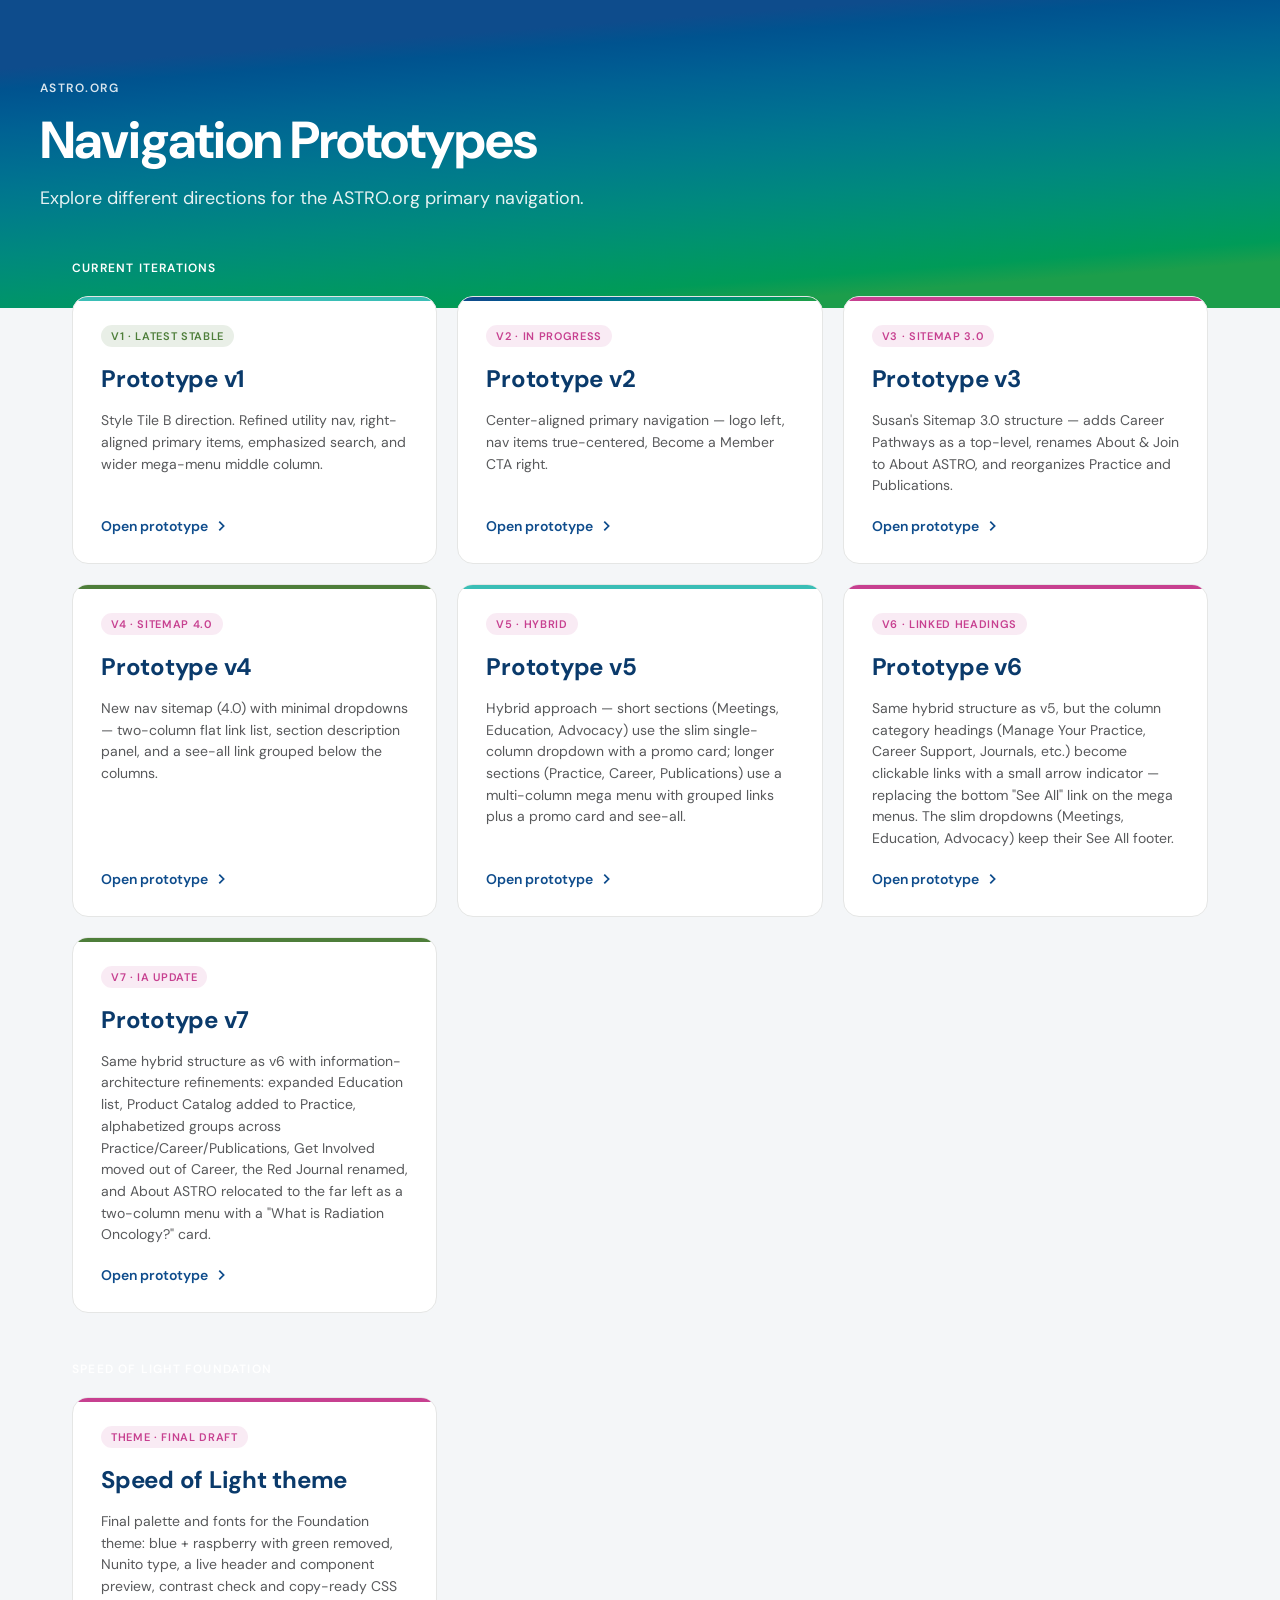
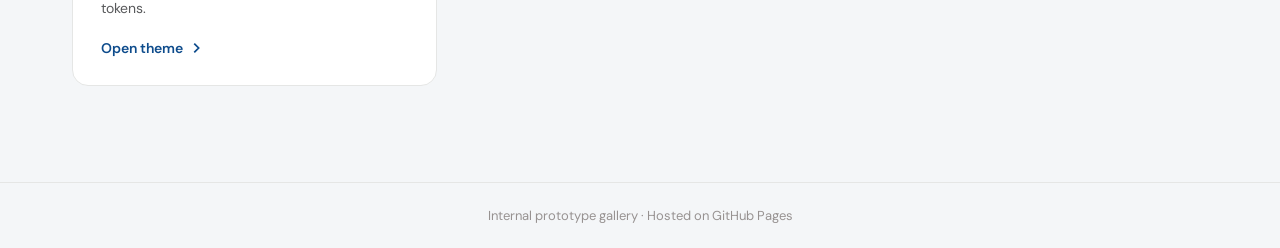
<file: index.html>
<!DOCTYPE html>
<html lang="en">
<head>
  <meta charset="UTF-8">
  <meta name="viewport" content="width=device-width, initial-scale=1.0">
  <title>ASTRO.org — Navigation Prototypes</title>
  <link rel="preconnect" href="https://fonts.googleapis.com">
  <link rel="preconnect" href="https://fonts.gstatic.com" crossorigin>
  <link href="https://fonts.googleapis.com/css2?family=DM+Sans:ital,opsz,wght@0,9..40,400;0,9..40,500;0,9..40,600;0,9..40,700;0,9..40,800&display=swap" rel="stylesheet">
  <style>
    :root {
      --color-blue:         #0E4C8C;
      --color-blue-dark:    #0A3A6B;
      --color-cyan:         #3ABEB6;
      --color-green:        #4E7E3A;
      --color-plum:         #C74090;
      --color-charcoal:     #58595B;
      --color-granite:      #979291;
      --color-alabaster:    #E5E6E5;
      --color-white:        #FFFFFF;
      --color-light-bg:     #F4F6F8;
      --color-porcelain:    #FFFAF0;
      --gradient-brand:     linear-gradient(175.62deg, #0E4C8C 17.02%, #00538F 22.13%, #005A92 27.24%, #006293 32.34%, #006992 37.45%, #007091 42.55%, #00778E 47.66%, #007D8A 52.76%, #008384 57.87%, #00897E 62.97%, #008E76 68.08%, #00936D 73.19%, #009763 78.29%, #009B58 83.40%, #1C9E4B 88.50%);
      --font-primary:       'DM Sans', system-ui, -apple-system, sans-serif;
      --radius-md:          8px;
      --radius-lg:          16px;
    }

    *, *::before, *::after { box-sizing: border-box; margin: 0; padding: 0; }
    body {
      font-family: var(--font-primary);
      color: var(--color-charcoal);
      background: var(--color-light-bg);
      -webkit-font-smoothing: antialiased;
      -moz-osx-font-smoothing: grayscale;
      min-height: 100vh;
    }
    a { text-decoration: none; color: inherit; }
    ul { list-style: none; }

    .hero {
      background: var(--gradient-brand);
      color: var(--color-white);
      padding: 80px 2rem 96px;
    }
    .hero__inner {
      max-width: 1200px;
      margin: 0 auto;
    }
    .hero__eyebrow {
      text-transform: uppercase;
      letter-spacing: 0.12em;
      font-size: 12px;
      font-weight: 600;
      opacity: 0.85;
      margin-bottom: 16px;
    }
    .hero__title {
      font-size: clamp(32px, 5vw, 52px);
      font-weight: 700;
      line-height: 1.1;
      margin-bottom: 16px;
      letter-spacing: -0.02em;
    }
    .hero__sub {
      font-size: 18px;
      line-height: 1.5;
      max-width: 680px;
      opacity: 0.9;
    }

    main {
      max-width: 1200px;
      margin: -48px auto 0;
      padding: 0 2rem 96px;
      position: relative;
    }

    .section-label {
      font-size: 12px;
      font-weight: 600;
      text-transform: uppercase;
      letter-spacing: 0.1em;
      color: var(--color-white);
      margin: 48px 0 20px;
    }
    .section-label:first-child { margin-top: 0; }

    .grid {
      display: grid;
      grid-template-columns: repeat(auto-fill, minmax(320px, 1fr));
      gap: 20px;
    }

    .card {
      background: var(--color-white);
      border: 1px solid var(--color-alabaster);
      border-radius: var(--radius-lg);
      padding: 28px;
      display: flex;
      flex-direction: column;
      gap: 16px;
      transition: transform 0.15s ease, box-shadow 0.15s ease, border-color 0.15s ease;
      position: relative;
      overflow: hidden;
    }
    .card::before {
      content: '';
      position: absolute;
      top: 0; left: 0; right: 0;
      height: 4px;
      background: var(--accent, var(--color-blue));
    }
    .card:hover {
      transform: translateY(-2px);
      box-shadow: 0 12px 32px rgba(14, 76, 140, 0.12);
      border-color: transparent;
    }
    .card--coming-soon {
      background: #FAFBFC;
      border-style: dashed;
    }
    .card--coming-soon::before { display: none; }
    .card--coming-soon:hover { transform: none; box-shadow: none; border-color: var(--color-alabaster); }

    .card__badge {
      display: inline-flex;
      align-items: center;
      gap: 6px;
      align-self: flex-start;
      padding: 4px 10px;
      border-radius: 999px;
      font-size: 11px;
      font-weight: 600;
      text-transform: uppercase;
      letter-spacing: 0.06em;
      background: rgba(14, 76, 140, 0.08);
      color: var(--color-blue);
    }
    .card__badge--live {
      background: rgba(78, 126, 58, 0.12);
      color: var(--color-green);
    }
    .card__badge--draft {
      background: rgba(199, 64, 144, 0.1);
      color: var(--color-plum);
    }
    .card__badge--soon {
      background: #EEF0F3;
      color: var(--color-granite);
    }

    .card__title {
      font-size: 24px;
      font-weight: 700;
      color: var(--color-blue-dark);
      letter-spacing: -0.01em;
    }
    .card__desc {
      font-size: 14px;
      line-height: 1.55;
      color: var(--color-charcoal);
      flex: 1;
    }
    .card__link {
      display: inline-flex;
      align-items: center;
      gap: 6px;
      font-weight: 600;
      font-size: 14px;
      color: var(--color-blue);
      margin-top: 4px;
    }
    .card__link:hover { color: var(--color-blue-dark); }
    .card__link svg { width: 14px; height: 14px; transition: transform 0.15s; }
    .card:hover .card__link svg { transform: translateX(2px); }

    footer {
      border-top: 1px solid var(--color-alabaster);
      padding: 24px 2rem;
      text-align: center;
      font-size: 13px;
      color: var(--color-granite);
    }
    footer a { color: var(--color-blue); font-weight: 500; }
  </style>
</head>
<body>
  <section class="hero">
    <div class="hero__inner">
      <div class="hero__eyebrow">ASTRO.org</div>
      <h1 class="hero__title">Navigation Prototypes</h1>
      <p class="hero__sub">Explore different directions for the ASTRO.org primary navigation.</p>
    </div>
  </section>

  <main>
    <div class="section-label">Current iterations</div>
    <div class="grid">

      <a class="card" href="nav-prototype-v1.html" style="--accent: var(--color-cyan);">
        <span class="card__badge card__badge--live">v1 · Latest stable</span>
        <h2 class="card__title">Prototype v1</h2>
        <p class="card__desc">Style Tile B direction. Refined utility nav, right-aligned primary items, emphasized search, and wider mega-menu middle column.</p>
        <span class="card__link">
          Open prototype
          <svg viewBox="0 0 16 16" fill="none" stroke="currentColor" stroke-width="2"><path d="M6 3l5 5-5 5"/></svg>
        </span>
      </a>

      <a class="card" href="nav-prototype-v2.html" style="--accent: var(--gradient-brand);">
        <span class="card__badge card__badge--draft">v2 · In progress</span>
        <h2 class="card__title">Prototype v2</h2>
        <p class="card__desc">Center-aligned primary navigation — logo left, nav items true-centered, Become a Member CTA right.</p>
        <span class="card__link">
          Open prototype
          <svg viewBox="0 0 16 16" fill="none" stroke="currentColor" stroke-width="2"><path d="M6 3l5 5-5 5"/></svg>
        </span>
      </a>

      <a class="card" href="nav-prototype-v3.html" style="--accent: var(--color-plum);">
        <span class="card__badge card__badge--draft">v3 · Sitemap 3.0</span>
        <h2 class="card__title">Prototype v3</h2>
        <p class="card__desc">Susan's Sitemap 3.0 structure — adds Career Pathways as a top-level, renames About & Join to About ASTRO, and reorganizes Practice and Publications.</p>
        <span class="card__link">
          Open prototype
          <svg viewBox="0 0 16 16" fill="none" stroke="currentColor" stroke-width="2"><path d="M6 3l5 5-5 5"/></svg>
        </span>
      </a>

      <a class="card" href="nav-prototype-v4.html" style="--accent: var(--color-green);">
        <span class="card__badge card__badge--draft">v4 · Sitemap 4.0</span>
        <h2 class="card__title">Prototype v4</h2>
        <p class="card__desc">New nav sitemap (4.0) with minimal dropdowns — two-column flat link list, section description panel, and a see-all link grouped below the columns.</p>
        <span class="card__link">
          Open prototype
          <svg viewBox="0 0 16 16" fill="none" stroke="currentColor" stroke-width="2"><path d="M6 3l5 5-5 5"/></svg>
        </span>
      </a>

      <a class="card" href="nav-prototype-v5.html" style="--accent: var(--color-cyan);">
        <span class="card__badge card__badge--draft">v5 · Hybrid</span>
        <h2 class="card__title">Prototype v5</h2>
        <p class="card__desc">Hybrid approach — short sections (Meetings, Education, Advocacy) use the slim single-column dropdown with a promo card; longer sections (Practice, Career, Publications) use a multi-column mega menu with grouped links plus a promo card and see-all.</p>
        <span class="card__link">
          Open prototype
          <svg viewBox="0 0 16 16" fill="none" stroke="currentColor" stroke-width="2"><path d="M6 3l5 5-5 5"/></svg>
        </span>
      </a>

      <a class="card" href="nav-prototype-v6.html" style="--accent: var(--color-plum);">
        <span class="card__badge card__badge--draft">v6 · Linked Headings</span>
        <h2 class="card__title">Prototype v6</h2>
        <p class="card__desc">Same hybrid structure as v5, but the column category headings (Manage Your Practice, Career Support, Journals, etc.) become clickable links with a small arrow indicator — replacing the bottom "See All" link on the mega menus. The slim dropdowns (Meetings, Education, Advocacy) keep their See All footer.</p>
        <span class="card__link">
          Open prototype
          <svg viewBox="0 0 16 16" fill="none" stroke="currentColor" stroke-width="2"><path d="M6 3l5 5-5 5"/></svg>
        </span>
      </a>

      <a class="card" href="nav-prototype-v7.html" style="--accent: var(--color-green);">
        <span class="card__badge card__badge--draft">v7 · IA Update</span>
        <h2 class="card__title">Prototype v7</h2>
        <p class="card__desc">Same hybrid structure as v6 with information-architecture refinements: expanded Education list, Product Catalog added to Practice, alphabetized groups across Practice/Career/Publications, Get Involved moved out of Career, the Red Journal renamed, and About ASTRO relocated to the far left as a two-column menu with a "What is Radiation Oncology?" card.</p>
        <span class="card__link">
          Open prototype
          <svg viewBox="0 0 16 16" fill="none" stroke="currentColor" stroke-width="2"><path d="M6 3l5 5-5 5"/></svg>
        </span>
      </a>

    </div>

    <div class="section-label">Speed of Light Foundation</div>
    <div class="grid">

      <a class="card" href="speed-of-light-theme.html" style="--accent: var(--color-plum);">
        <span class="card__badge card__badge--draft">Theme · Final draft</span>
        <h2 class="card__title">Speed of Light theme</h2>
        <p class="card__desc">Final palette and fonts for the Foundation theme: blue + raspberry with green removed, Nunito type, a live header and component preview, contrast check and copy-ready CSS tokens.</p>
        <span class="card__link">
          Open theme
          <svg viewBox="0 0 16 16" fill="none" stroke="currentColor" stroke-width="2"><path d="M6 3l5 5-5 5"/></svg>
        </span>
      </a>

    </div>
  </main>

  <footer>
    Internal prototype gallery · Hosted on GitHub Pages
  </footer>
</body>
</html>
</file>
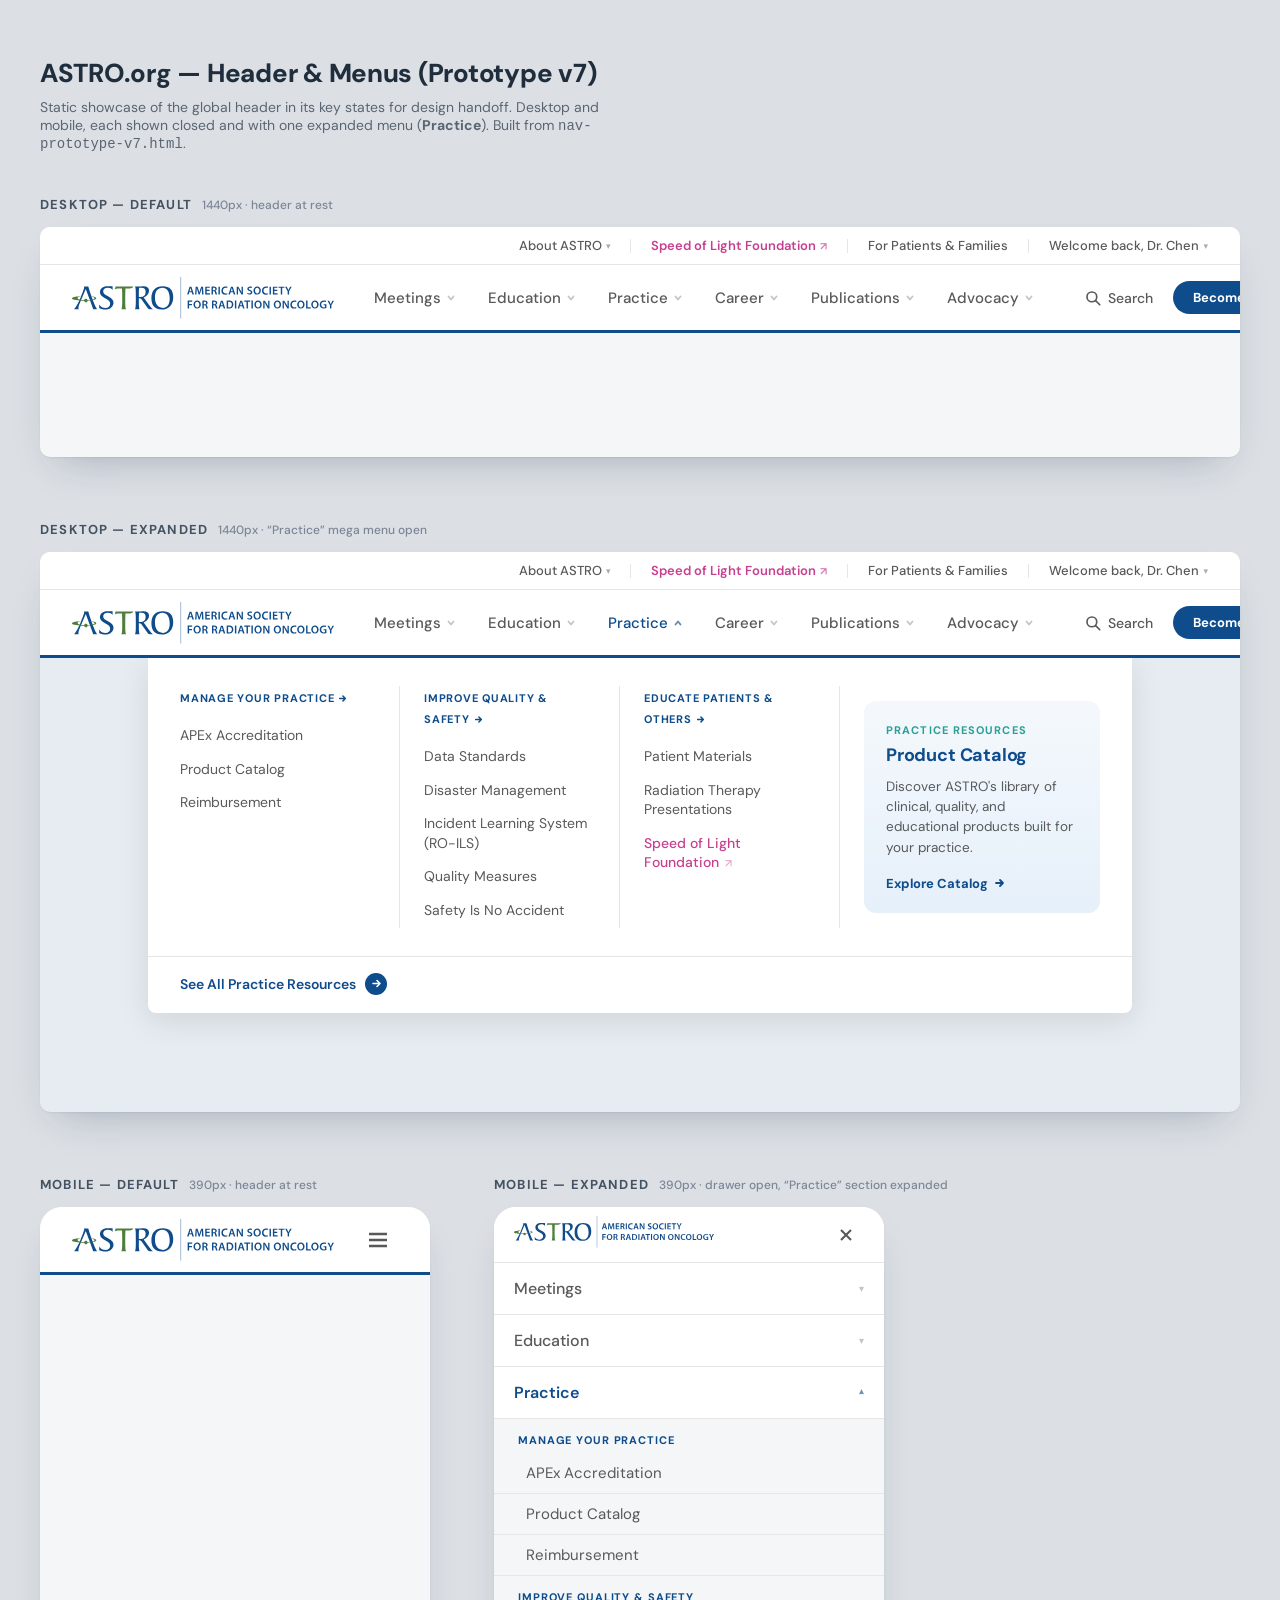
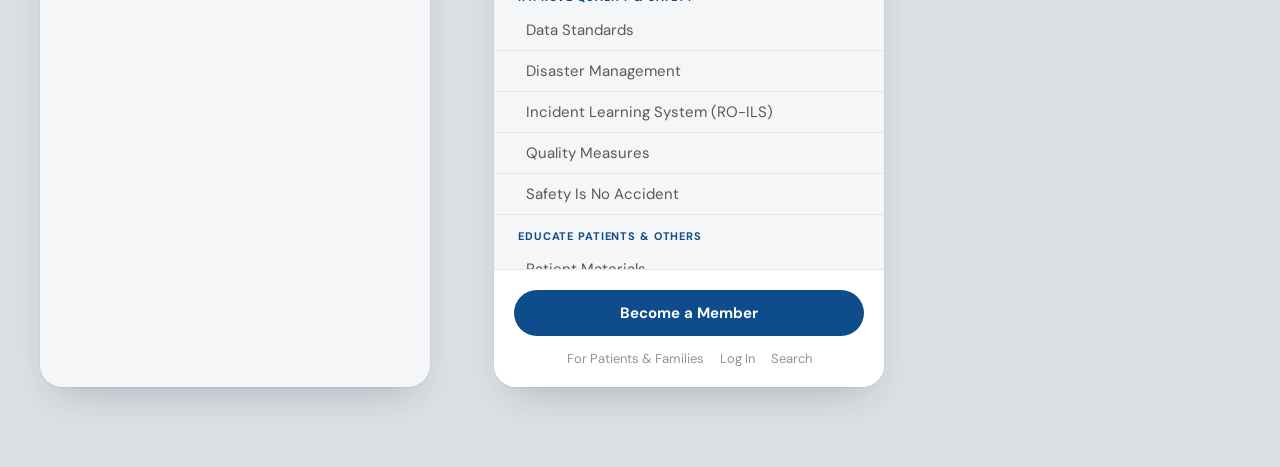
<file: header-showcase.html>
<!DOCTYPE html>
<html lang="en">
<head>
  <meta charset="UTF-8">
  <meta name="viewport" content="width=device-width, initial-scale=1.0">
  <title>ASTRO.org — Header Showcase (v7)</title>
  <link rel="preconnect" href="https://fonts.googleapis.com">
  <link rel="preconnect" href="https://fonts.gstatic.com" crossorigin>
  <link href="https://fonts.googleapis.com/css2?family=DM+Sans:ital,opsz,wght@0,9..40,400;0,9..40,500;0,9..40,600;0,9..40,700;0,9..40,800&display=swap" rel="stylesheet">
  <style>
    :root {
      --color-blue:         #0E4C8C;
      --color-blue-dark:    #0A3A6B;
      --color-blue-50:      #E6F0FA;
      --color-cyan:         #3ABEB6;
      --color-cyan-dark:    #2A9E97;
      --color-cyan-50:      #E3F3EF;
      --color-green:        #4E7E3A;
      --color-green-50:     #EAF1E5;
      --color-plum:         #C74090;
      --color-plum-50:      #FBEAF4;
      --color-charcoal:     #58595B;
      --color-granite:      #979291;
      --color-alabaster:    #E5E6E5;
      --color-white:        #FFFFFF;
      --color-light-bg:     #F4F6F8;

      --nav-height:        68px;
      --util-height:       38px;
      --container-max:     1504px;
      --radius-sm:         4px;
      --radius-md:         8px;
      --radius-lg:         12px;
      --radius-pill:       999px;
      --font-primary:      'DM Sans', system-ui, -apple-system, sans-serif;
    }

    *, *::before, *::after { box-sizing: border-box; margin: 0; padding: 0; }
    body {
      font-family: var(--font-primary);
      color: var(--color-charcoal);
      -webkit-font-smoothing: antialiased;
    }
    a { text-decoration: none; color: inherit; }
    ul { list-style: none; }
    button { background: none; border: none; cursor: pointer; font-family: inherit; }

    /* ════════════════════════════════════
       UTILITY NAV
    ════════════════════════════════════ */
    .util-nav {
      height: var(--util-height);
      background: var(--color-white);
      border-bottom: 1px solid var(--color-alabaster);
      position: relative;
      z-index: 1000;
    }
    .util-nav__inner {
      max-width: var(--container-max);
      margin: 0 auto;
      padding: 0 2rem;
      height: 100%;
      display: flex;
      align-items: center;
      justify-content: flex-end;
      gap: 20px;
    }
    .util-nav__link {
      font-size: 13px;
      font-weight: 500;
      color: var(--color-charcoal);
      transition: color 0.15s;
      white-space: nowrap;
    }
    .util-nav__link:hover { color: var(--color-blue); }
    .util-nav__link--accent { font-weight: 600; color: var(--color-plum); }
    .util-nav__link--accent:hover { color: #A83578; }
    .util-nav__ext { font-size: 11px; opacity: 0.7; margin-left: 1px; }
    .util-nav__sep {
      width: 1px;
      height: 14px;
      background: var(--color-alabaster);
      flex-shrink: 0;
    }

    /* Utility dropdown (About ASTRO + Member) */
    .util-drop { position: relative; display: flex; align-items: center; }
    .util-drop__btn {
      font-size: 13px;
      font-weight: 500;
      color: var(--color-charcoal);
      display: inline-flex;
      align-items: center;
      gap: 4px;
      transition: color 0.15s;
      white-space: nowrap;
    }
    .util-drop__btn:hover { color: var(--color-blue); }
    .util-drop__btn .chev { font-size: 9px; opacity: 0.5; transition: transform 0.2s; }
    .util-drop.is-open .chev { transform: rotate(180deg); }
    .util-drop__panel {
      display: none;
      position: absolute;
      right: 0;
      top: calc(100% + 8px);
      background: var(--color-white);
      min-width: 220px;
      border-radius: var(--radius-md);
      box-shadow: 0 8px 24px rgba(0,0,0,0.13);
      border: 1px solid var(--color-alabaster);
      z-index: 2000;
      overflow: hidden;
    }
    .util-drop.is-open .util-drop__panel { display: block; }
    .util-drop__panel a {
      display: flex;
      align-items: center;
      justify-content: space-between;
      padding: 9px 14px;
      font-size: 13px;
      color: var(--color-charcoal);
      border-bottom: 1px solid var(--color-alabaster);
      transition: background 0.1s, color 0.1s;
    }
    .util-drop__panel a:last-child { border-bottom: none; }
    .util-drop__panel a:hover { background: var(--color-blue-50); color: var(--color-blue); }
    .util-drop__panel a.logout { color: var(--color-plum); font-weight: 600; }
    .util-drop__panel a .ext { font-size: 10px; opacity: 0.45; }

    /* About ASTRO — two-column wide panel with card */
    .util-drop__panel--wide {
      left: 0;
      right: auto;
      min-width: 0;
      width: max-content;
      padding: 24px;
      grid-template-columns: max-content max-content;
      gap: 0;
    }
    .util-drop.is-open .util-drop__panel--wide { display: grid; }
    .util-drop__panel--wide .util-col:first-child {
      padding-right: 32px;
      border-right: 1px solid var(--color-alabaster);
    }
    .util-drop__panel--wide .util-col:last-child { padding-left: 32px; }

    /* About card — compact */
    .util-drop__panel--wide a.util-about-promo {
      display: block;
      position: relative;
      overflow: hidden;
      margin-top: 18px;
      max-width: 168px;
      padding: 14px 16px;
      background: linear-gradient(180deg, #F4F8FC 0%, var(--color-blue-50) 100%);
      border-radius: var(--radius-md);
      border-bottom: none;
    }
    .util-about-promo::before {
      content: '';
      position: absolute;
      inset: 0;
      background: rgba(14, 76, 140, 0.07);
      opacity: 0;
      transition: opacity 0.22s ease;
      pointer-events: none;
    }
    .util-drop__panel--wide a.util-about-promo:hover::before { opacity: 1; }
    .util-about-promo__eyebrow,
    .util-about-promo__title { position: relative; z-index: 1; }
    .util-about-promo__eyebrow {
      display: block;
      font-size: 10px;
      font-weight: 700;
      text-transform: uppercase;
      letter-spacing: 0.1em;
      color: var(--color-cyan-dark);
      margin-bottom: 5px;
    }
    .util-about-promo__title {
      display: block;
      font-size: 14px;
      font-weight: 700;
      line-height: 1.25;
      color: var(--color-blue);
      letter-spacing: -0.01em;
    }
    .util-about-promo__arrow { width: 12px; height: 12px; margin-left: 6px; vertical-align: baseline; display: inline-block; transition: transform 0.12s; }
    .util-about-promo:hover .util-about-promo__arrow { transform: translateX(2px); }
    .util-col__head {
      font-size: 11px;
      font-weight: 700;
      text-transform: uppercase;
      letter-spacing: 0.08em;
      color: var(--color-blue);
      margin-bottom: 6px;
    }
    .util-drop__panel--wide a.util-col__link {
      display: block;
      justify-content: flex-start;
      padding: 7px 0;
      font-size: 13px;
      border-bottom: none;
      border-radius: 0;
      text-decoration: underline;
      text-decoration-color: transparent;
      text-underline-offset: 3px;
      text-decoration-thickness: 1.5px;
      transition: color 0.15s ease, text-decoration-color 0.2s ease;
    }
    .util-drop__panel--wide a.util-col__link:hover { background: none; color: var(--color-blue); text-decoration-color: currentColor; }

    /* ════════════════════════════════════
       PRIMARY NAV
    ════════════════════════════════════ */
    .primary-nav {
      height: var(--nav-height);
      background: var(--color-white);
      border-bottom: 3px solid var(--color-blue);
      position: sticky;
      top: 0;
      z-index: 900;
    }
    .primary-nav__inner {
      max-width: var(--container-max);
      margin: 0 auto;
      padding: 0 2rem;
      height: 100%;
      display: grid;
      grid-template-columns: auto 1fr auto;
      align-items: center;
      gap: 24px;
    }
    .nav-logo img { height: 42px; width: auto; display: block; }

    .nav-items {
      display: flex;
      align-items: stretch;
      justify-content: center;
      height: 100%;
    }
    .nav-item {
      display: flex;
      align-items: stretch;
      position: relative;
    }
    .nav-item__btn {
      display: inline-flex;
      align-items: center;
      gap: 5px;
      padding: 0 16px;
      font-size: 15px;
      font-weight: 500;
      color: var(--color-charcoal);
      cursor: pointer;
      white-space: nowrap;
      transition: color 0.15s;
      position: relative;
    }
    .nav-item__btn::after {
      content: '';
      position: absolute;
      bottom: -3px;
      left: 16px;
      right: 16px;
      height: 3px;
      background: var(--color-blue);
      transform: scaleX(0);
      transform-origin: center;
      transition: transform 0.2s ease;
    }
    .nav-item__btn:hover { color: var(--color-blue); }
    .nav-item__btn:hover::after { transform: scaleX(1); }
    .nav-item.is-open .nav-item__btn { color: var(--color-blue); }
    .nav-item.is-open .nav-item__btn::after { transform: scaleX(1); }
    .nav-item__btn .chev {
      width: 10px;
      height: 10px;
      opacity: 0.35;
      flex-shrink: 0;
      transition: transform 0.2s, opacity 0.15s;
    }
    .nav-item.is-open .nav-item__btn .chev { transform: rotate(180deg); opacity: 0.65; }

    .nav-right {
      display: flex;
      align-items: center;
      gap: 10px;
      justify-self: end;
    }
    .nav-search {
      height: 36px;
      display: inline-flex;
      align-items: center;
      gap: 6px;
      padding: 0 10px;
      border-radius: var(--radius-pill);
      color: var(--color-charcoal);
      font-size: 14px;
      font-weight: 500;
      transition: background 0.15s, color 0.15s;
    }
    .nav-search:hover { background: var(--color-blue-50); color: var(--color-blue); }
    .nav-search svg { width: 18px; height: 18px; flex-shrink: 0; }
    .nav-cta {
      font-size: 13px;
      font-weight: 700;
      color: var(--color-white);
      background: var(--color-blue);
      padding: 8px 20px;
      border-radius: var(--radius-pill);
      white-space: nowrap;
      transition: background 0.15s;
    }
    .nav-cta:hover { background: var(--color-blue-dark); }

    .nav-hamburger {
      display: none;
      width: 40px;
      height: 40px;
      align-items: center;
      justify-content: center;
      color: var(--color-charcoal);
    }
    .nav-hamburger svg { width: 24px; height: 24px; }

    /* ════════════════════════════════════
       DROPDOWN SHELL — shared by slim + mega
    ════════════════════════════════════ */
    .drop {
      position: fixed;
      left: 50%;
      background: var(--color-white);
      box-shadow: 0 8px 32px rgba(0,0,0,0.10);
      border-radius: 0 0 var(--radius-md) var(--radius-md);
      z-index: 850;
      display: none;
      opacity: 0;
      transform: translateX(-50%) translateY(-6px);
      transition: opacity 0.18s ease, transform 0.18s ease;
    }
    .drop.is-visible { display: block; }
    .drop.is-open { opacity: 1; transform: translateX(-50%) translateY(0); }
    .drop.is-exiting { opacity: 0; transform: translateX(-50%) translateY(0); transition: opacity 0.12s ease; }

    /* ────────── SLIM VARIANT (single column + promo card) ────────── */
    .drop--slim { width: max-content; min-width: 620px; max-width: 760px; }
    .drop--slim .drop__body {
      display: flex;
      align-items: stretch;
      padding: 28px 32px;
      gap: 0;
    }
    .drop--slim .drop__left {
      flex: 0 0 auto;
      display: flex;
      flex-direction: column;
      padding-right: 28px;
      border-right: 1px solid var(--color-alabaster);
      min-width: 280px;
    }
    .drop--slim .drop__links { display: grid; grid-template-columns: 1fr; align-content: start; }
    .drop--slim .drop__links a {
      display: block;
      font-size: 15px;
      font-weight: 400;
      color: var(--color-charcoal);
      padding: 8px;
      margin: 0 -8px;
      border-radius: var(--radius-sm);
      line-height: 1.35;
      white-space: nowrap;
      transition: background 0.12s, color 0.12s;
    }
    .drop--slim .drop__links a:hover { background: var(--color-blue-50); color: var(--color-blue); }
    .drop--slim .drop__promo {
      width: 260px;
      flex-shrink: 0;
      padding-left: 28px;
      display: flex;
      flex-direction: column;
      justify-content: center;
    }

    /* ────────── MEGA VARIANT (multi-column + promo card) ────────── */
    .drop--mega { min-width: 880px; max-width: 1180px; }
    .drop--mega .drop__body {
      display: grid;
      column-gap: 0;
      padding: 28px 32px;
    }
    .drop--mega.drop--2col .drop__body { grid-template-columns: minmax(240px, auto) minmax(240px, auto) 260px; }
    .drop--mega.drop--3col .drop__body { grid-template-columns: minmax(220px, auto) minmax(220px, auto) minmax(220px, auto) 260px; }
    .drop--mega.drop--4col .drop__body { grid-template-columns: repeat(4, minmax(200px, auto)) 260px; }
    .drop--mega.drop--no-promo .drop__body { display: block; padding: 28px 32px; }
    .drop--mega.drop--no-promo .drop__col { padding: 0 18px; }
    .drop--mega.drop--no-promo .drop__col:first-child { padding-left: 0; }
    .drop--mega.drop--no-promo .drop__cols {
      display: grid;
      grid-template-columns: repeat(4, minmax(220px, auto));
    }
    .drop--mega.drop--no-promo .drop__cols .drop__col:last-child { border-right: none; padding-right: 0; }

    /* Shared footer — always sits at the bottom of every dropdown */
    .drop__footer {
      border-top: 1px solid var(--color-alabaster);
      padding: 16px 32px 18px;
    }
    .drop__footer .drop__see-all { margin: 0; }
    .drop--mega .drop__col {
      padding: 0 24px;
      border-right: 1px solid var(--color-alabaster);
      min-width: 180px;
    }
    .drop--mega .drop__col:first-child { padding-left: 0; }
    .drop--mega .drop__col-head {
      display: inline;
      font-size: 11px;
      font-weight: 700;
      text-transform: uppercase;
      letter-spacing: 0.07em;
      line-height: 1.4;
      color: var(--color-blue);
      text-decoration: none;
      padding: 3px 4px;
      margin: 0 -4px 12px;
      border-radius: var(--radius-sm);
      transition: background 0.12s, color 0.12s;
      box-decoration-break: clone;
      -webkit-box-decoration-break: clone;
      text-wrap: balance;
    }
    .drop--mega .drop__col-head .nowrap { white-space: nowrap; }
    .drop--mega a.drop__col-head { display: inline; }
    .drop--mega .drop__col + .drop__col-links,
    .drop--mega .drop__col > .drop__col-head { /* keep heading as inline so arrow flows with last word */ }
    .drop--mega a.drop__col-head:hover {
      background: var(--color-blue-50);
      color: var(--color-cyan-dark);
    }
    .drop--mega .drop__col-head .drop__col-head-arrow {
      width: 9px;
      height: 9px;
      vertical-align: -1px;
      margin-left: 4px;
      transition: transform 0.15s ease;
    }
    .drop--mega a.drop__col-head:hover .drop__col-head-arrow {
      transform: translateX(2px);
    }
    /* heading needs a block-level gap below since it's now inline */
    .drop--mega .drop__col-head + .drop__col-links { margin-top: 12px; }
    .drop--mega .drop__col-links a {
      display: block;
      font-size: 14px;
      font-weight: 400;
      color: var(--color-charcoal);
      padding: 7px 10px;
      margin: 0 -10px;
      border-radius: var(--radius-sm);
      line-height: 1.4;
      transition: background 0.12s, color 0.12s;
    }
    .drop--mega .drop__col-links a:hover { background: var(--color-blue-50); color: var(--color-blue); }
    .drop--mega .drop__col-links a .ext { font-size: 11px; opacity: 0.5; margin-left: 2px; }
    .drop--mega .drop__col-links a.green-ext { color: var(--color-green); font-weight: 500; }
    .drop--mega .drop__col-links a.green-ext:hover { background: var(--color-green-50); color: var(--color-green); }
    .drop--mega .drop__col-links a.plum-ext { color: var(--color-plum); font-weight: 500; }
    .drop--mega .drop__col-links a.plum-ext:hover { background: var(--color-plum-50); color: var(--color-plum); }
    .drop__links a.advocacy-donate { color: var(--color-plum); font-weight: 700; }
    .drop__links a.advocacy-donate:hover { background: var(--color-plum-50); color: var(--color-plum); }

    /* Podcast cards (Publications) */
    .podcast-card {
      display: flex;
      flex-direction: row;
      align-items: center;
      gap: 12px;
      padding: 4px 0;
      margin-bottom: 10px;
    }
    .podcast-card:last-of-type { margin-bottom: 0; }
    .podcast-card__img {
      width: 56px;
      height: 56px;
      border-radius: var(--radius-sm);
      flex-shrink: 0;
      object-fit: cover;
    }
    .podcast-card__info { display: flex; flex-direction: column; gap: 4px; }
    .podcast-card__name {
      font-size: 14px;
      font-weight: 500;
      color: var(--color-charcoal);
      line-height: 1.3;
    }
    .podcast-card__listen {
      font-size: 12px;
      font-weight: 600;
      color: var(--color-blue);
      display: inline-flex;
      align-items: center;
      gap: 3px;
      transition: color 0.12s;
    }
    .podcast-card__listen:hover { color: var(--color-cyan-dark); }
    .drop--mega .drop__promo {
      padding-left: 24px;
      display: flex;
      flex-direction: column;
      justify-content: center;
      border-right: none;
    }

    /* ────────── PROMO CARD (shared) ────────── */
    .drop__promo-card {
      background: linear-gradient(180deg, #F4F8FC 0%, var(--color-blue-50) 100%);
      border-radius: var(--radius-lg);
      padding: 22px 22px 20px;
    }
    .drop__promo-eyebrow {
      font-size: 11px;
      font-weight: 700;
      text-transform: uppercase;
      letter-spacing: 0.1em;
      color: var(--color-cyan-dark);
      margin-bottom: 8px;
    }
    .drop__promo-title {
      font-size: 18px;
      font-weight: 700;
      color: var(--color-blue);
      line-height: 1.22;
      margin-bottom: 10px;
      letter-spacing: -0.01em;
    }
    .drop__promo-desc {
      font-size: 13.5px;
      line-height: 1.5;
      color: var(--color-charcoal);
      margin-bottom: 14px;
    }
    .drop__promo-link {
      display: inline-flex;
      align-items: center;
      gap: 6px;
      font-size: 13px;
      font-weight: 700;
      color: var(--color-blue);
      transition: color 0.12s;
    }
    .drop__promo-link:hover { color: var(--color-cyan-dark); }
    .drop__promo-link svg { width: 12px; height: 12px; }

    /* See-all link (slim sits below links; mega sits in promo column below card) */
    .drop__see-all {
      display: inline-flex;
      align-items: center;
      gap: 9px;
      font-size: 14px;
      font-weight: 600;
      color: var(--color-blue);
      margin-top: 16px;
      transition: color 0.12s;
    }
    .drop--mega .drop__see-all { margin-top: 18px; padding-left: 0; }
    .drop__footer .drop__see-all { margin-top: 0 !important; }
    .drop__see-all:hover { color: var(--color-cyan-dark); }
    .drop__see-all:hover .drop__arrow { background: var(--color-cyan-dark); }
    .drop__arrow {
      width: 22px;
      height: 22px;
      border-radius: 50%;
      background: var(--color-blue);
      display: inline-flex;
      align-items: center;
      justify-content: center;
      flex-shrink: 0;
      transition: background 0.12s;
    }
    .drop__arrow svg { width: 11px; height: 11px; color: var(--color-white); }

    /* Overlay */
    .drop-overlay {
      display: none;
      position: fixed;
      inset: 0;
      background: rgba(14,76,140,0.06);
      z-index: 849;
    }
    .drop-overlay.is-visible { display: block; }

    /* ════════════════════════════════════
       MOBILE NAV
    ════════════════════════════════════ */
    .mobile-nav {
      position: fixed;
      inset: 0;
      background: var(--color-white);
      z-index: 2000;
      display: none;
      flex-direction: column;
      overflow: hidden;
    }
    .mobile-nav.is-open { display: flex; }
    .mob-head {
      display: flex;
      align-items: center;
      justify-content: space-between;
      padding: 0 20px;
      height: 56px;
      border-bottom: 1px solid var(--color-alabaster);
      flex-shrink: 0;
    }
    .mob-logo img { height: 32px; width: auto; }
    .mob-close {
      width: 36px;
      height: 36px;
      display: flex;
      align-items: center;
      justify-content: center;
      color: var(--color-charcoal);
    }
    .mob-close svg { width: 20px; height: 20px; }
    .mob-body { flex: 1; overflow-y: auto; }

    .mob-l1__btn {
      display: flex;
      align-items: center;
      justify-content: space-between;
      width: 100%;
      padding: 15px 20px;
      font-size: 16px;
      font-weight: 500;
      color: var(--color-charcoal);
      border-bottom: 1px solid var(--color-alabaster);
      text-align: left;
    }
    .mob-l1__btn .chev { font-size: 10px; opacity: 0.35; transition: transform 0.2s; }
    .mob-l1.is-open .mob-l1__btn { color: var(--color-blue); font-weight: 600; }
    .mob-l1.is-open .mob-l1__btn .chev { transform: rotate(180deg); opacity: 0.6; }
    .mob-l2 {
      display: none;
      background: var(--color-light-bg);
      border-bottom: 1px solid var(--color-alabaster);
    }
    .mob-l1.is-open .mob-l2 { display: block; }
    .mob-group__title {
      font-size: 11px;
      font-weight: 700;
      text-transform: uppercase;
      letter-spacing: 0.08em;
      color: var(--color-blue);
      padding: 14px 20px 6px 24px;
    }
    .mob-l2 a {
      display: block;
      font-size: 15px;
      color: var(--color-charcoal);
      padding: 10px 20px 10px 32px;
      border-bottom: 1px solid var(--color-alabaster);
      transition: background 0.1s, color 0.1s;
    }
    .mob-l2 a:last-child { border-bottom: none; }
    .mob-l2 a:hover { background: var(--color-cyan-50); color: var(--color-blue); }
    .mob-footer {
      padding: 20px;
      border-top: 1px solid var(--color-alabaster);
      flex-shrink: 0;
    }
    .mob-footer__cta {
      display: block;
      background: var(--color-blue);
      color: var(--color-white);
      text-align: center;
      padding: 13px;
      font-size: 15px;
      font-weight: 700;
      border-radius: var(--radius-pill);
      margin-bottom: 14px;
      transition: background 0.15s;
    }
    .mob-footer__cta:hover { background: var(--color-blue-dark); }
    .mob-footer__links {
      display: flex;
      flex-wrap: wrap;
      gap: 6px 16px;
      justify-content: center;
    }
    .mob-footer__links a { font-size: 13px; color: var(--color-granite); transition: color 0.12s; }
    .mob-footer__links a:hover { color: var(--color-blue); }

    :focus-visible { outline: 2px solid var(--color-cyan); outline-offset: 2px; }

    /* ════════════════════════════════════
       RESPONSIVE — converted from viewport @media to @container so each
       showcase frame styles itself by ITS OWN width, not the page width.
    ════════════════════════════════════ */
    @container nav (max-width: 1180px) {
      .nav-item__btn { padding: 0 12px; font-size: 14px; }
      .drop--mega.drop--4col .drop__body { grid-template-columns: repeat(2, 1fr) 240px; row-gap: 24px; }
      .drop--mega.drop--3col .drop__body { grid-template-columns: repeat(3, 1fr) 240px; }
      .drop--mega.drop--2col .drop__body { grid-template-columns: repeat(2, 1fr) 240px; }
    }
    @container nav (max-width: 900px) {
      .nav-items, .nav-right { display: none; }
      .nav-hamburger { display: flex; }
      .util-nav { display: none; }
      .primary-nav__inner { grid-template-columns: 1fr auto; }
    }

    /* ════════════════════════════════════
       SHOWCASE GALLERY CHROME (not part of the captured UI)
    ════════════════════════════════════ */
    body.showcase { background: #DCE0E5; padding: 56px 40px 80px; }
    .showcase-head { max-width: 1440px; margin: 0 auto 44px; }
    .showcase-head h1 {
      font-size: 26px; font-weight: 800; color: #1f2d3d; letter-spacing: -0.01em;
    }
    .showcase-head p { font-size: 14px; color: #5a6573; margin-top: 8px; max-width: 60ch; }

    .boards { display: flex; flex-direction: column; gap: 64px; max-width: 1440px; margin: 0 auto; }
    .board__label {
      font-size: 13px; font-weight: 700; text-transform: uppercase; letter-spacing: 0.09em;
      color: #45526180; color: #455261; margin-bottom: 14px;
      display: flex; align-items: baseline; gap: 10px;
    }
    .board__label .board__sub { font-weight: 500; text-transform: none; letter-spacing: 0; color: #7b8696; font-size: 12px; }

    /* A frame is a true viewport box: its width drives the @container queries. */
    .frame {
      background: var(--color-light-bg);
      border-radius: 10px;
      box-shadow: 0 1px 2px rgba(16,32,56,0.06), 0 18px 40px -18px rgba(16,32,56,0.28);
      overflow: hidden;
      position: relative;            /* containing context for the absolute drops */
      container-type: inline-size;   /* establishes the `nav` query container */
      container-name: nav;
    }
    .frame--desktop { width: 1440px; max-width: 100%; }
    .frame--desktop-default  { height: 230px; }
    .frame--desktop-expanded { height: 560px; }

    .frame--mobile { width: 390px; height: 780px; border-radius: 22px; }

    /* In the showcase, the page-level fixed elements become contained to the frame. */
    .frame .drop          { position: absolute; }
    .frame .drop-overlay  { position: absolute; }
    .frame .mobile-nav    { position: absolute; }

    /* Two mobile frames sit side by side when there's room. */
    .mobile-row { display: flex; flex-wrap: wrap; gap: 64px; }
    .mobile-row .board__item { display: flex; flex-direction: column; }
  </style>
</head>
<body class="showcase">

  <div class="showcase-head">
    <h1>ASTRO.org — Header &amp; Menus (Prototype v7)</h1>
    <p>Static showcase of the global header in its key states for design handoff. Desktop and mobile, each shown closed and with one expanded menu (<strong>Practice</strong>). Built from <code>nav-prototype-v7.html</code>.</p>
  </div>

  <div class="boards">

    <!-- ════════════ 1 · DESKTOP — DEFAULT ════════════ -->
    <div class="board__item">
      <div class="board__label">Desktop — Default <span class="board__sub">1440px · header at rest</span></div>
      <div class="frame frame--desktop frame--desktop-default">

        <!-- UTILITY NAV -->
        <nav class="util-nav" aria-label="Utility navigation">
          <div class="util-nav__inner">
            <div class="util-drop">
              <button class="util-drop__btn" aria-expanded="false" aria-haspopup="true">
                About ASTRO <span class="chev">&#9662;</span>
              </button>
            </div>
            <div class="util-nav__sep"></div>
            <a href="#" class="util-nav__link util-nav__link--accent">Speed of Light Foundation <span class="util-nav__ext" aria-hidden="true">&#8599;</span></a>
            <div class="util-nav__sep"></div>
            <a href="#" class="util-nav__link">For Patients &amp; Families</a>
            <div class="util-nav__sep"></div>
            <div class="util-drop">
              <button class="util-drop__btn" aria-expanded="false" aria-haspopup="true">
                Welcome back, Dr. Chen <span class="chev">&#9662;</span>
              </button>
            </div>
          </div>
        </nav>

        <!-- PRIMARY NAV -->
        <header class="primary-nav">
          <div class="primary-nav__inner">
            <a href="#" class="nav-logo" aria-label="ASTRO home">
              <img src="astro-logo.svg" alt="ASTRO" width="231" height="37">
            </a>
            <nav class="nav-items" aria-label="Primary navigation">
              <div class="nav-item"><button class="nav-item__btn">Meetings <svg class="chev" viewBox="0 0 10 10" fill="none" stroke="currentColor" stroke-width="1.8" stroke-linecap="round" stroke-linejoin="round"><path d="M2.5 3.5L5 6.5L7.5 3.5"/></svg></button></div>
              <div class="nav-item"><button class="nav-item__btn">Education <svg class="chev" viewBox="0 0 10 10" fill="none" stroke="currentColor" stroke-width="1.8" stroke-linecap="round" stroke-linejoin="round"><path d="M2.5 3.5L5 6.5L7.5 3.5"/></svg></button></div>
              <div class="nav-item"><button class="nav-item__btn">Practice <svg class="chev" viewBox="0 0 10 10" fill="none" stroke="currentColor" stroke-width="1.8" stroke-linecap="round" stroke-linejoin="round"><path d="M2.5 3.5L5 6.5L7.5 3.5"/></svg></button></div>
              <div class="nav-item"><button class="nav-item__btn">Career <svg class="chev" viewBox="0 0 10 10" fill="none" stroke="currentColor" stroke-width="1.8" stroke-linecap="round" stroke-linejoin="round"><path d="M2.5 3.5L5 6.5L7.5 3.5"/></svg></button></div>
              <div class="nav-item"><button class="nav-item__btn">Publications <svg class="chev" viewBox="0 0 10 10" fill="none" stroke="currentColor" stroke-width="1.8" stroke-linecap="round" stroke-linejoin="round"><path d="M2.5 3.5L5 6.5L7.5 3.5"/></svg></button></div>
              <div class="nav-item"><button class="nav-item__btn">Advocacy <svg class="chev" viewBox="0 0 10 10" fill="none" stroke="currentColor" stroke-width="1.8" stroke-linecap="round" stroke-linejoin="round"><path d="M2.5 3.5L5 6.5L7.5 3.5"/></svg></button></div>
            </nav>
            <div class="nav-right">
              <button class="nav-search" aria-label="Search">
                <svg viewBox="0 0 24 24" fill="none" stroke="currentColor" stroke-width="2.2" stroke-linecap="round" stroke-linejoin="round"><circle cx="10.5" cy="10.5" r="6.5"/><path d="M15.5 15.5L21 21"/></svg>
                Search
              </button>
              <a href="#" class="nav-cta">Become a Member</a>
            </div>
            <button class="nav-hamburger" aria-label="Open menu" aria-expanded="false">
              <svg viewBox="0 0 24 24" fill="none" stroke="currentColor" stroke-width="2.5"><path d="M3 6h18M3 12h18M3 18h18"/></svg>
            </button>
          </div>
        </header>

      </div>
    </div>

    <!-- ════════════ 2 · DESKTOP — EXPANDED (PRACTICE) ════════════ -->
    <div class="board__item">
      <div class="board__label">Desktop — Expanded <span class="board__sub">1440px · &ldquo;Practice&rdquo; mega menu open</span></div>
      <div class="frame frame--desktop frame--desktop-expanded">

        <!-- UTILITY NAV -->
        <nav class="util-nav" aria-label="Utility navigation">
          <div class="util-nav__inner">
            <div class="util-drop">
              <button class="util-drop__btn" aria-expanded="false" aria-haspopup="true">
                About ASTRO <span class="chev">&#9662;</span>
              </button>
            </div>
            <div class="util-nav__sep"></div>
            <a href="#" class="util-nav__link util-nav__link--accent">Speed of Light Foundation <span class="util-nav__ext" aria-hidden="true">&#8599;</span></a>
            <div class="util-nav__sep"></div>
            <a href="#" class="util-nav__link">For Patients &amp; Families</a>
            <div class="util-nav__sep"></div>
            <div class="util-drop">
              <button class="util-drop__btn" aria-expanded="false" aria-haspopup="true">
                Welcome back, Dr. Chen <span class="chev">&#9662;</span>
              </button>
            </div>
          </div>
        </nav>

        <!-- PRIMARY NAV (Practice is-open) -->
        <header class="primary-nav">
          <div class="primary-nav__inner">
            <a href="#" class="nav-logo" aria-label="ASTRO home">
              <img src="astro-logo.svg" alt="ASTRO" width="231" height="37">
            </a>
            <nav class="nav-items" aria-label="Primary navigation">
              <div class="nav-item"><button class="nav-item__btn">Meetings <svg class="chev" viewBox="0 0 10 10" fill="none" stroke="currentColor" stroke-width="1.8" stroke-linecap="round" stroke-linejoin="round"><path d="M2.5 3.5L5 6.5L7.5 3.5"/></svg></button></div>
              <div class="nav-item"><button class="nav-item__btn">Education <svg class="chev" viewBox="0 0 10 10" fill="none" stroke="currentColor" stroke-width="1.8" stroke-linecap="round" stroke-linejoin="round"><path d="M2.5 3.5L5 6.5L7.5 3.5"/></svg></button></div>
              <div class="nav-item is-open"><button class="nav-item__btn" aria-expanded="true">Practice <svg class="chev" viewBox="0 0 10 10" fill="none" stroke="currentColor" stroke-width="1.8" stroke-linecap="round" stroke-linejoin="round"><path d="M2.5 3.5L5 6.5L7.5 3.5"/></svg></button></div>
              <div class="nav-item"><button class="nav-item__btn">Career <svg class="chev" viewBox="0 0 10 10" fill="none" stroke="currentColor" stroke-width="1.8" stroke-linecap="round" stroke-linejoin="round"><path d="M2.5 3.5L5 6.5L7.5 3.5"/></svg></button></div>
              <div class="nav-item"><button class="nav-item__btn">Publications <svg class="chev" viewBox="0 0 10 10" fill="none" stroke="currentColor" stroke-width="1.8" stroke-linecap="round" stroke-linejoin="round"><path d="M2.5 3.5L5 6.5L7.5 3.5"/></svg></button></div>
              <div class="nav-item"><button class="nav-item__btn">Advocacy <svg class="chev" viewBox="0 0 10 10" fill="none" stroke="currentColor" stroke-width="1.8" stroke-linecap="round" stroke-linejoin="round"><path d="M2.5 3.5L5 6.5L7.5 3.5"/></svg></button></div>
            </nav>
            <div class="nav-right">
              <button class="nav-search" aria-label="Search">
                <svg viewBox="0 0 24 24" fill="none" stroke="currentColor" stroke-width="2.2" stroke-linecap="round" stroke-linejoin="round"><circle cx="10.5" cy="10.5" r="6.5"/><path d="M15.5 15.5L21 21"/></svg>
                Search
              </button>
              <a href="#" class="nav-cta">Become a Member</a>
            </div>
            <button class="nav-hamburger" aria-label="Open menu" aria-expanded="false">
              <svg viewBox="0 0 24 24" fill="none" stroke="currentColor" stroke-width="2.5"><path d="M3 6h18M3 12h18M3 18h18"/></svg>
            </button>
          </div>
        </header>

        <!-- Subtle page tint behind the open menu -->
        <div class="drop-overlay is-visible"></div>

        <!-- Practice (mega · 3 col + promo) — forced open, anchored below the nav -->
        <div class="drop drop--mega drop--3col is-visible is-open" style="top:106px;" role="region" aria-label="Practice">
          <div class="drop__body">
            <div class="drop__col">
              <a href="#" class="drop__col-head">Manage Your <span class="nowrap">Practice<svg class="drop__col-head-arrow" viewBox="0 0 11 11" fill="none" stroke="currentColor" stroke-width="1.8" stroke-linecap="round" stroke-linejoin="round"><path d="M2 5.5h7M6 2.5l3 3-3 3"/></svg></span></a>
              <div class="drop__col-links">
                <a href="#">APEx Accreditation</a>
                <a href="#">Product Catalog</a>
                <a href="#">Reimbursement</a>
              </div>
            </div>
            <div class="drop__col">
              <a href="#" class="drop__col-head">Improve Quality &amp; <span class="nowrap">Safety<svg class="drop__col-head-arrow" viewBox="0 0 11 11" fill="none" stroke="currentColor" stroke-width="1.8" stroke-linecap="round" stroke-linejoin="round"><path d="M2 5.5h7M6 2.5l3 3-3 3"/></svg></span></a>
              <div class="drop__col-links">
                <a href="#">Data Standards</a>
                <a href="#">Disaster Management</a>
                <a href="#">Incident Learning System (RO-ILS)</a>
                <a href="#">Quality Measures</a>
                <a href="#">Safety Is No Accident</a>
              </div>
            </div>
            <div class="drop__col">
              <a href="#" class="drop__col-head">Educate Patients &amp; <span class="nowrap">Others<svg class="drop__col-head-arrow" viewBox="0 0 11 11" fill="none" stroke="currentColor" stroke-width="1.8" stroke-linecap="round" stroke-linejoin="round"><path d="M2 5.5h7M6 2.5l3 3-3 3"/></svg></span></a>
              <div class="drop__col-links">
                <a href="#">Patient Materials</a>
                <a href="#">Radiation Therapy Presentations</a>
                <a href="#" class="plum-ext">Speed of Light Foundation <span class="ext">&#8599;</span></a>
              </div>
            </div>
            <div class="drop__promo">
              <div class="drop__promo-card">
                <div class="drop__promo-eyebrow">Practice Resources</div>
                <div class="drop__promo-title">Product Catalog</div>
                <p class="drop__promo-desc">Discover ASTRO's library of clinical, quality, and educational products built for your practice.</p>
                <a href="#" class="drop__promo-link">
                  Explore Catalog
                  <svg viewBox="0 0 12 12" fill="none" stroke="currentColor" stroke-width="1.8" stroke-linecap="round" stroke-linejoin="round"><path d="M2 6h7M6 3l3 3-3 3"/></svg>
                </a>
              </div>
            </div>
          </div>
          <div class="drop__footer">
            <a href="#" class="drop__see-all">
              See All Practice Resources
              <span class="drop__arrow">
                <svg viewBox="0 0 11 11" fill="none" stroke="currentColor" stroke-width="1.6" stroke-linecap="round" stroke-linejoin="round"><path d="M2 5.5h7M6 2.5l3 3-3 3"/></svg>
              </span>
            </a>
          </div>
        </div>

      </div>
    </div>

    <!-- ════════════ 3 + 4 · MOBILE ════════════ -->
    <div class="mobile-row">

      <!-- 3 · MOBILE — DEFAULT -->
      <div class="board__item">
        <div class="board__label">Mobile — Default <span class="board__sub">390px · header at rest</span></div>
        <div class="frame frame--mobile">
          <!-- util-nav hides via @container; primary nav collapses to logo + hamburger -->
          <nav class="util-nav" aria-label="Utility navigation">
            <div class="util-nav__inner"></div>
          </nav>
          <header class="primary-nav">
            <div class="primary-nav__inner">
              <a href="#" class="nav-logo" aria-label="ASTRO home">
                <img src="astro-logo.svg" alt="ASTRO" width="231" height="37">
              </a>
              <nav class="nav-items" aria-label="Primary navigation"></nav>
              <div class="nav-right"></div>
              <button class="nav-hamburger" aria-label="Open menu" aria-expanded="false">
                <svg viewBox="0 0 24 24" fill="none" stroke="currentColor" stroke-width="2.5"><path d="M3 6h18M3 12h18M3 18h18"/></svg>
              </button>
            </div>
          </header>
        </div>
      </div>

      <!-- 4 · MOBILE — EXPANDED (PRACTICE) -->
      <div class="board__item">
        <div class="board__label">Mobile — Expanded <span class="board__sub">390px · drawer open, &ldquo;Practice&rdquo; section expanded</span></div>
        <div class="frame frame--mobile">

          <!-- Closed header sits underneath (consistent base) -->
          <nav class="util-nav" aria-label="Utility navigation"><div class="util-nav__inner"></div></nav>
          <header class="primary-nav">
            <div class="primary-nav__inner">
              <a href="#" class="nav-logo" aria-label="ASTRO home">
                <img src="astro-logo.svg" alt="ASTRO" width="231" height="37">
              </a>
              <nav class="nav-items" aria-label="Primary navigation"></nav>
              <div class="nav-right"></div>
              <button class="nav-hamburger" aria-label="Open menu" aria-expanded="true">
                <svg viewBox="0 0 24 24" fill="none" stroke="currentColor" stroke-width="2.5"><path d="M3 6h18M3 12h18M3 18h18"/></svg>
              </button>
            </div>
          </header>

          <!-- MOBILE NAV — open, Practice expanded -->
          <div class="mobile-nav is-open" role="dialog" aria-modal="true" aria-label="Site navigation">
            <div class="mob-head">
              <a href="#" class="mob-logo" aria-label="ASTRO home">
                <img src="astro-logo.svg" alt="ASTRO" width="160" height="26">
              </a>
              <button class="mob-close" aria-label="Close menu">
                <svg viewBox="0 0 24 24" fill="none" stroke="currentColor" stroke-width="2.5"><path d="M18 6L6 18M6 6l12 12"/></svg>
              </button>
            </div>
            <div class="mob-body">

              <div class="mob-l1">
                <button class="mob-l1__btn">Meetings <span class="chev">&#9662;</span></button>
              </div>
              <div class="mob-l1">
                <button class="mob-l1__btn">Education <span class="chev">&#9662;</span></button>
              </div>

              <div class="mob-l1 is-open">
                <button class="mob-l1__btn">Practice <span class="chev">&#9662;</span></button>
                <div class="mob-l2">
                  <div class="mob-group__title">Manage Your Practice</div>
                  <a href="#">APEx Accreditation</a>
                  <a href="#">Product Catalog</a>
                  <a href="#">Reimbursement</a>
                  <div class="mob-group__title">Improve Quality &amp; Safety</div>
                  <a href="#">Data Standards</a>
                  <a href="#">Disaster Management</a>
                  <a href="#">Incident Learning System (RO-ILS)</a>
                  <a href="#">Quality Measures</a>
                  <a href="#">Safety Is No Accident</a>
                  <div class="mob-group__title">Educate Patients &amp; Others</div>
                  <a href="#">Patient Materials</a>
                  <a href="#">Radiation Therapy Presentations</a>
                  <a href="#">Speed of Light Foundation</a>
                </div>
              </div>

              <div class="mob-l1">
                <button class="mob-l1__btn">Career <span class="chev">&#9662;</span></button>
              </div>
              <div class="mob-l1">
                <button class="mob-l1__btn">Publications <span class="chev">&#9662;</span></button>
              </div>
              <div class="mob-l1">
                <button class="mob-l1__btn">Advocacy <span class="chev">&#9662;</span></button>
              </div>
              <div class="mob-l1">
                <button class="mob-l1__btn">About ASTRO <span class="chev">&#9662;</span></button>
              </div>

            </div>
            <div class="mob-footer">
              <a href="#" class="mob-footer__cta">Become a Member</a>
              <div class="mob-footer__links">
                <a href="#">For Patients &amp; Families</a>
                <a href="#">Log In</a>
                <a href="#">Search</a>
              </div>
            </div>
          </div>

        </div>
      </div>

    </div>

  </div>

</body>
</html>
</file>
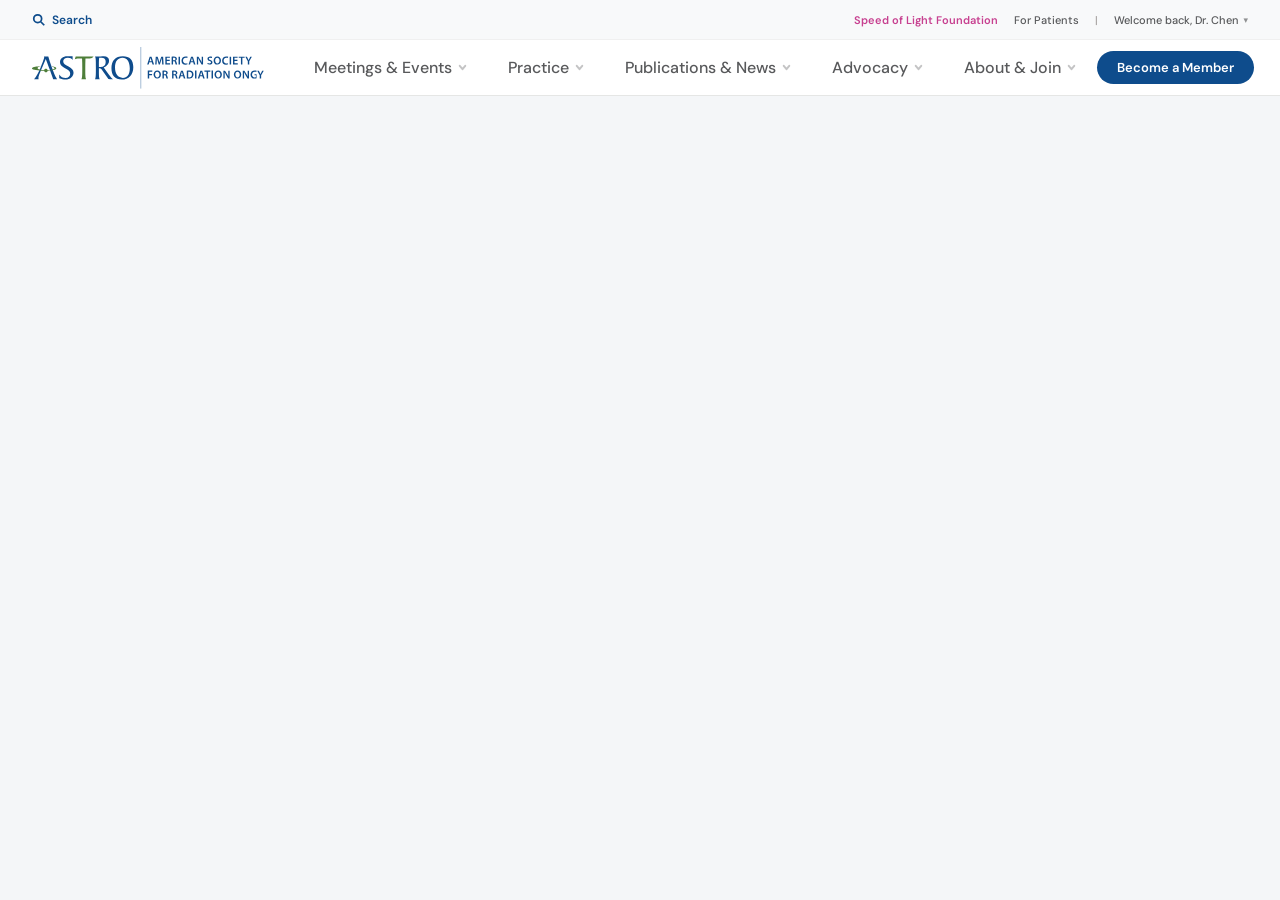
<file: nav-prototype-v1.html>
<!DOCTYPE html>
<html lang="en">
<head>
  <meta charset="UTF-8">
  <meta name="viewport" content="width=device-width, initial-scale=1.0">
  <title>ASTRO.org — Navigation Prototype v1 (Style Tile B)</title>
  <link rel="preconnect" href="https://fonts.googleapis.com">
  <link rel="preconnect" href="https://fonts.gstatic.com" crossorigin>
  <link href="https://fonts.googleapis.com/css2?family=DM+Sans:ital,opsz,wght@0,9..40,400;0,9..40,500;0,9..40,600;0,9..40,700;0,9..40,800&display=swap" rel="stylesheet">
  <style>
    :root {
      /* ── Primary brand ── */
      --color-blue:         #0E4C8C;
      --color-blue-dark:    #0A3A6B;
      --color-green:        #4E7E3A;

      /* ── Accent ── */
      --color-cyan:         #3ABEB6;
      --color-cyan-dark:    #2A9E97;
      --color-plum:         #C74090;

      /* ── Light tint backgrounds ── */
      --color-blue-50:      #E6F0FA;
      --color-cyan-50:      #E3F3EF;
      --color-cyan-25:      #EAF6F5;
      --color-plum-50:      #F2DDE9;
      --color-green-50:     #E5E8DE;
      --color-ivory:        #FBF5E5;
      --color-porcelain:    #FFFAF0;

      /* ── Neutrals ── */
      --color-charcoal:     #58595B;
      --color-granite:      #979291;
      --color-alabaster:    #E5E6E5;
      --color-white:        #FFFFFF;
      --color-light-bg:     #F4F6F8;

      /* ── Brand gradient ── */
      --gradient-brand: linear-gradient(135deg, #0E4C8C 0%, #00CCBE 55%, #1C9E4B 100%);

      /* ── Semantic ── */
      --color-nav-bg:           var(--color-blue);
      --color-nav-text:         var(--color-white);
      --color-nav-hover:        var(--color-cyan);
      --color-dropdown-bg:      var(--color-white);
      --color-dropdown-heading: var(--color-blue);
      --color-dropdown-item:    var(--color-charcoal);
      --color-dropdown-item-hover: var(--color-cyan-50);

      /* ── Layout ── */
      --nav-height:       72px;
      --util-nav-height:  40px;
      --container-max:    1504px;  /* 1440 + 64px padding */
      --radius-sm:        4px;
      --radius-md:        8px;
      --radius-lg:        12px;
      --radius-pill:      999px;

      /* ── Font ── */
      --font-primary: 'DM Sans', system-ui, -apple-system, sans-serif;
    }

    *, *::before, *::after { box-sizing: border-box; margin: 0; padding: 0; }
    body {
      font-family: var(--font-primary);
      color: var(--color-charcoal);
      background: var(--color-light-bg);
      -webkit-font-smoothing: antialiased;
      -moz-osx-font-smoothing: grayscale;
    }
    a { text-decoration: none; color: inherit; }
    ul { list-style: none; }
    button { background: none; border: none; cursor: pointer; font-family: inherit; }

    /* ══════════════════════════════════════════════
       UTILITY NAV
    ══════════════════════════════════════════════ */
    .util-nav {
      background: #F8F9FA;
      height: var(--util-nav-height);
      border-bottom: 1px solid #F0F0F0;
      position: relative;
      z-index: 1000;
    }
    .util-nav__inner {
      max-width: var(--container-max);
      margin: 0 auto;
      padding: 0 2rem;
      height: 100%;
      display: flex;
      align-items: center;
      justify-content: flex-end;
      gap: 16px;
    }

    .util-nav__link {
      display: inline-flex;
      align-items: center;
      gap: 4px;
      font-size: 11px;
      font-weight: 500;
      color: var(--color-charcoal);
      white-space: nowrap;
      transition: color 0.15s;
    }
    .util-nav__link:hover { color: var(--color-blue); }
    .util-nav__link--accent {
      font-weight: 600;
      color: var(--color-plum);
    }
    .util-nav__link--accent:hover { color: #A83578; }
    .util-nav__divider {
      color: var(--color-granite);
      font-size: 11px;
      user-select: none;
    }

    /* Member dropdown */
    .util-member {
      position: relative;
      display: flex;
      align-items: center;
    }
    .util-member__btn {
      display: inline-flex;
      align-items: center;
      gap: 4px;
      font-size: 11px;
      font-weight: 500;
      color: var(--color-charcoal);
      white-space: nowrap;
      transition: color 0.15s;
    }
    .util-member__btn:hover { color: var(--color-blue); }
    .util-member__btn .chev {
      font-size: 9px;
      transition: transform 0.2s;
      opacity: 0.65;
    }
    .util-member.is-open .chev { transform: rotate(180deg); }
    .util-member__panel {
      display: none;
      position: absolute;
      right: 0;
      top: calc(100% + 8px);
      background: var(--color-white);
      min-width: 200px;
      border-radius: var(--radius-md);
      box-shadow: 0 8px 32px rgba(0,0,0,0.12);
      border: 1px solid var(--color-alabaster);
      z-index: 2000;
      overflow: hidden;
    }
    .util-member.is-open .util-member__panel { display: block; }
    .util-member__panel a {
      display: flex;
      align-items: center;
      justify-content: space-between;
      padding: 10px 16px;
      font-size: 14px;
      font-weight: 400;
      color: var(--color-charcoal);
      border-bottom: 1px solid var(--color-alabaster);
      transition: background 0.12s;
    }
    .util-member__panel a:last-child { border-bottom: none; }
    .util-member__panel a:hover { background: var(--color-cyan-50); color: var(--color-blue); }
    .util-member__panel a .ext { font-size: 10px; opacity: 0.45; }
    .util-member__panel .logout { color: var(--color-plum); font-weight: 600; }

    /* ══════════════════════════════════════════════
       PRIMARY NAV
    ══════════════════════════════════════════════ */
    .primary-nav {
      background: var(--color-white);
      height: 56px;
      border-bottom: 1px solid var(--color-alabaster);
      position: sticky;
      top: 0;
      z-index: 900;
    }
    .primary-nav__inner {
      max-width: var(--container-max);
      margin: 0 auto;
      padding: 0 2rem;
      height: 100%;
      display: flex;
      align-items: center;
    }

    /* Logo */
    .nav-logo {
      display: flex;
      align-items: center;
      flex-shrink: 0;
    }
    .nav-logo svg {
      height: 42px;
      width: auto;
    }

    /* Nav items */
    .nav-items {
      display: flex;
      align-items: center;
      justify-content: flex-end;
      height: 100%;
      flex: 1;
    }
    .nav-item {
      display: flex;
      align-items: center;
    }
    .nav-item__btn {
      display: inline-flex;
      align-items: center;
      gap: 5px;
      padding: 0 20px;
      height: 100%;
      font-size: 16px;
      font-weight: 500;
      color: var(--color-charcoal);
      transition: color 0.15s;
      cursor: pointer;
      white-space: nowrap;
    }
    .nav-item__btn .chev {
      width: 11px;
      height: 11px;
      opacity: 0.35;
      transition: transform 0.2s, opacity 0.15s;
      flex-shrink: 0;
    }
    .nav-item__btn:hover {
      color: var(--color-blue);
    }
    .nav-item__btn:hover .chev {
      opacity: 0.5;
    }
    .nav-item.is-open .nav-item__btn {
      color: var(--color-blue);
    }
    .nav-item.is-open .nav-item__btn .chev {
      transform: rotate(180deg);
      opacity: 0.6;
    }

    /* Right side of nav */
    .nav-right {
      display: flex;
      align-items: center;
      gap: 12px;
      margin-left: auto;
    }

    /* Utility search */
    .util-nav__search {
      display: inline-flex;
      align-items: center;
      gap: 6px;
      font-size: 12px;
      font-weight: 600;
      color: var(--color-blue);
      transition: color 0.15s;
      margin-right: auto;
    }
    .util-nav__search:hover { color: var(--color-blue-dark); }
    .util-nav__search svg { width: 14px; height: 14px; }

    /* Become a Member CTA */
    .nav-cta {
      background: var(--color-blue);
      color: var(--color-white);
      font-size: 13px;
      font-weight: 600;
      padding: 8px 20px;
      border-radius: var(--radius-pill);
      white-space: nowrap;
      transition: background 0.15s;
      flex-shrink: 0;
    }
    .nav-cta:hover { background: var(--color-blue-dark); }


    /* Hamburger */
    .nav-hamburger {
      display: none;
      align-items: center;
      justify-content: center;
      margin-left: auto;
      width: 40px;
      height: 40px;
      color: var(--color-charcoal);
    }
    .nav-hamburger svg { width: 24px; height: 24px; }

    /* ══════════════════════════════════════════════
       MEGA MENU
    ══════════════════════════════════════════════ */
    .mega {
      position: fixed;
      left: 50%;
      background: var(--color-white);
      box-shadow: 0 8px 32px rgba(0,0,0,0.10);
      border-radius: 0 0 var(--radius-lg) var(--radius-lg);
      z-index: 850;
      display: none;
      opacity: 0;
      transform: translateX(-50%) translateY(-6px);
      transition: opacity 0.2s ease, transform 0.2s ease;
    }
    .mega.is-visible { display: block; }
    .mega.is-open { opacity: 1; transform: translateX(-50%) translateY(0); }
    .mega.is-exiting { opacity: 0; transform: translateX(-50%) translateY(0); transition: opacity 0.15s ease; }

    .mega__inner {
      padding: 28px 32px;
      display: grid;
      column-gap: 0;
      row-gap: 0;
    }
    .mega__inner--3col { grid-template-columns: auto minmax(250px, auto) 280px; }
    .mega__inner--4col { grid-template-columns: repeat(4, minmax(240px, auto)); }

    .mega__col {
      padding: 0 28px;
      border-right: 1px solid var(--color-alabaster);
      min-width: 170px;
    }
    .mega__col:first-child { padding-left: 0; }
    .mega__col:last-child { border-right: none; padding-right: 0; }

    .mega__col-head {
      display: block;
      font-size: 11px;
      font-weight: 700;
      text-transform: uppercase;
      letter-spacing: 0.08em;
      color: var(--color-blue);
      padding-bottom: 0;
      margin-bottom: 12px;
    }

    .mega__links a {
      display: block;
      font-size: 15px;
      font-weight: 400;
      color: var(--color-charcoal);
      padding: 7px 10px;
      margin: 0 -10px;
      border-radius: var(--radius-sm);
      line-height: 1.4;
      transition: background 0.12s, color 0.12s;
    }
    .mega__links a:hover {
      background: var(--color-cyan-50);
      color: var(--color-blue);
    }
    .mega__links a .ext {
      font-size: 11px;
      opacity: 0.5;
    }
    .mega__links a.strong {
      font-weight: 600;
      color: var(--color-blue);
    }
    .mega__links a.strong:hover { color: var(--color-blue-dark); }
    .mega__links a.cta-link {
      font-weight: 600;
      color: var(--color-cyan-dark);
    }
    .mega__links .sub-note {
      font-size: 13px;
      color: var(--color-granite);
      padding: 2px 10px 6px;
      margin: 0 -10px;
      line-height: 1.5;
    }

    /* Callout card — used sparingly */
    .mega__callout {
      background: var(--color-blue-50);
      border-radius: var(--radius-md);
      padding: 20px 24px;
      margin-top: 20px;
    }
    .mega__callout-label {
      font-size: 11px;
      font-weight: 700;
      text-transform: uppercase;
      letter-spacing: 0.08em;
      color: var(--color-cyan-dark);
      margin-bottom: 6px;
    }
    .mega__callout-title {
      font-size: 15px;
      font-weight: 700;
      color: var(--color-blue);
      margin-bottom: 4px;
      line-height: 1.3;
    }
    .mega__callout-desc {
      font-size: 13px;
      color: var(--color-charcoal);
      line-height: 1.5;
      margin-bottom: 10px;
    }
    .mega__callout-link {
      display: inline-flex;
      align-items: center;
      gap: 4px;
      font-size: 13px;
      font-weight: 600;
      color: var(--color-blue);
      transition: color 0.12s;
    }
    .mega__callout-link:hover { color: var(--color-cyan-dark); }

    /* View all link */
    .mega__view-all {
      display: inline-flex;
      align-items: center;
      gap: 4px;
      font-size: 13px;
      font-weight: 600;
      color: var(--color-blue);
      margin-top: 8px;
      padding: 4px 0;
      transition: color 0.12s;
    }
    .mega__view-all:hover { color: var(--color-cyan-dark); }

    .mega-overlay {
      display: none;
      position: fixed;
      inset: 0;
      background: rgba(14,76,140,0.08);
      z-index: 849;
    }
    .mega-overlay.is-visible { display: block; }

    /* ══════════════════════════════════════════════
       MOBILE NAV
    ══════════════════════════════════════════════ */
    .mobile-nav {
      position: fixed;
      inset: 0;
      background: var(--color-white);
      z-index: 2000;
      display: none;
      flex-direction: column;
      overflow: hidden;
    }
    .mobile-nav.is-open { display: flex; }

    .mob-head {
      display: flex;
      align-items: center;
      justify-content: space-between;
      padding: 0 20px;
      height: 56px;
      border-bottom: 1px solid var(--color-alabaster);
      flex-shrink: 0;
    }
    .mob-close {
      width: 36px;
      height: 36px;
      display: flex;
      align-items: center;
      justify-content: center;
      color: var(--color-charcoal);
    }
    .mob-close svg { width: 20px; height: 20px; }
    .mob-body { flex: 1; overflow-y: auto; }

    .mob-l1__btn {
      display: flex;
      align-items: center;
      justify-content: space-between;
      width: 100%;
      padding: 16px 20px;
      font-size: 16px;
      font-weight: 500;
      color: var(--color-charcoal);
      border-bottom: 1px solid var(--color-alabaster);
      text-align: left;
    }
    .mob-l1__btn .chev {
      font-size: 10px;
      transition: transform 0.2s;
      opacity: 0.35;
    }
    .mob-l1.is-open .mob-l1__btn {
      color: var(--color-blue);
      font-weight: 600;
    }
    .mob-l1.is-open .mob-l1__btn .chev { transform: rotate(180deg); opacity: 0.6; }

    .mob-l2 {
      display: none;
      background: var(--color-light-bg);
      border-bottom: 1px solid var(--color-alabaster);
    }
    .mob-l1.is-open .mob-l2 { display: block; }

    .mob-group__title {
      font-size: 11px;
      font-weight: 700;
      text-transform: uppercase;
      letter-spacing: 0.08em;
      color: var(--color-blue);
      padding: 14px 20px 6px 24px;
    }
    .mob-group__links a {
      display: block;
      font-size: 15px;
      font-weight: 400;
      color: var(--color-charcoal);
      padding: 8px 20px 8px 36px;
      border-bottom: 1px solid var(--color-alabaster);
      border-radius: 0;
      transition: background 0.12s, color 0.12s;
    }
    .mob-group__links a:last-child { border-bottom: none; }
    .mob-group__links a:hover { background: var(--color-cyan-50); color: var(--color-blue); }

    .mob-footer {
      padding: 20px;
      border-top: 1px solid var(--color-alabaster);
      flex-shrink: 0;
    }
    .mob-footer__cta {
      display: block;
      background: var(--color-blue);
      color: var(--color-white);
      text-align: center;
      padding: 14px;
      font-size: 15px;
      font-weight: 700;
      border-radius: var(--radius-pill);
      margin-bottom: 12px;
      transition: background 0.15s;
    }
    .mob-footer__cta:hover { background: var(--color-blue-dark); }
    .mob-footer__links {
      display: flex;
      flex-wrap: wrap;
      gap: 6px 16px;
      justify-content: center;
    }
    .mob-footer__links a {
      font-size: 13px;
      color: var(--color-granite);
      transition: color 0.12s;
    }
    .mob-footer__links a:hover { color: var(--color-blue); }
    .nav-logo--mobile svg { height: 34px; width: auto; }

    /* ══════════════════════════════════════════════
       EMPTY PAGE BELOW NAV
    ══════════════════════════════════════════════ */
    .page-placeholder {
      max-width: var(--container-max);
      margin: 0 auto;
      padding: 80px 2rem;
      text-align: center;
    }
    .page-placeholder__label {
      font-size: 11px;
      font-weight: 700;
      text-transform: uppercase;
      letter-spacing: 0.08em;
      color: var(--color-cyan);
      margin-bottom: 8px;
    }
    .page-placeholder__title {
      font-size: 24px;
      font-weight: 800;
      color: var(--color-blue);
      letter-spacing: -0.01em;
      margin-bottom: 8px;
    }
    .page-placeholder__desc {
      font-size: 15px;
      color: var(--color-granite);
      line-height: 1.7;
      max-width: 480px;
      margin: 0 auto;
    }

    /* ══════════════════════════════════════════════
       FOCUS STYLES
    ══════════════════════════════════════════════ */
    :focus-visible {
      outline: 2px solid var(--color-cyan);
      outline-offset: 2px;
    }

    /* ══════════════════════════════════════════════
       RESPONSIVE
    ══════════════════════════════════════════════ */
    @media (max-width: 1024px) {
      .mega__inner--4col { grid-template-columns: repeat(2, auto); }
      .mega__col { margin-bottom: 20px; }
    }
    @media (max-width: 900px) {
      .nav-items { display: none; }
      .nav-right { display: none; }
      .nav-hamburger { display: flex; }
      .util-nav { display: none; }
    }
  </style>
</head>
<body>

<!-- ═══════════════════════════════════════════════
     UTILITY NAV
════════════════════════════════════════════════ -->
<nav class="util-nav" aria-label="Utility navigation">
  <div class="util-nav__inner">
    <button class="util-nav__search" aria-label="Search">
      <svg viewBox="0 0 16 16" fill="none" stroke="currentColor" stroke-width="2"><circle cx="6.5" cy="6.5" r="4.5"/><path d="M10 10l4 4"/></svg>
      Search
    </button>
    <a href="#" class="util-nav__link util-nav__link--accent">Speed of Light Foundation</a>
    <a href="#" class="util-nav__link">For Patients</a>
    <span class="util-nav__divider">|</span>
    <div class="util-member" id="memberDrop">
      <button class="util-member__btn" aria-expanded="false" aria-haspopup="true">
        Welcome back, Dr. Chen <span class="chev">&#9662;</span>
      </button>
      <div class="util-member__panel" role="menu">
        <a href="#">My Profile</a>
        <a href="#">ROhub <span class="ext">&#8599;</span></a>
        <a href="#">ASTRO Academy <span class="ext">&#8599;</span></a>
        <a href="#">Member Directory</a>
        <a href="#">Manage Membership</a>
        <a href="#">Newsletters</a>
        <a href="#" class="logout">Log Out</a>
      </div>
    </div>
  </div>
</nav>

<!-- ═══════════════════════════════════════════════
     PRIMARY NAV
════════════════════════════════════════════════ -->
<header class="primary-nav" id="primaryNav">
  <div class="primary-nav__inner">
    <a href="#" class="nav-logo" aria-label="ASTRO home">
      <svg width="231" height="37" viewBox="0 0 231 37" fill="none" xmlns="http://www.w3.org/2000/svg"><g clip-path="url(#clip0_102_324)"><path d="M23.9976 24.1548C25.2117 26.2054 27.1617 27.3188 29.5834 27.3188C32.0052 27.3188 33.647 25.6707 33.647 23.532C33.647 21.6701 32.4959 20.4938 30.3257 19.3112C27.0988 17.5436 24.677 16.361 24.677 13.2599C24.677 10.3726 27.0988 8.07666 31.1309 8.07666C32.716 8.07666 33.8294 8.20247 34.4207 8.20247C34.578 8.20247 34.7604 8.23392 35.012 8.23392H35.7857V11.4609C35.012 10.1588 33.5841 9.44166 31.6907 9.44166C28.9607 9.44166 27.5013 10.7752 27.5013 12.5805C27.5013 14.7822 29.3947 15.7131 31.8165 16.9901C34.9806 18.6696 36.5972 20.2799 36.5972 22.7017C36.5972 25.8972 33.647 28.7278 29.4891 28.7278C27.7844 28.7278 25.9791 28.2938 23.9913 27.5452V24.161L23.9976 24.1548Z" fill="#0F4C8C"/><path d="M44.2777 19.5942V18.3865C44.2777 15.8074 44.2462 13.0774 44.089 10.1273H40.7991C39.7109 10.1273 38.7485 10.2216 37.7231 10.901L38.4717 8.44775H54.2416C53.4679 9.6555 52.4425 10.0329 50.8888 10.0329L47.102 10.0644C46.9762 13.3228 46.9448 16.2415 46.9448 18.8205C46.9448 24.4378 46.9448 27.5452 47.7185 28.3504H43.4977C44.2399 27.5767 44.2714 24.7209 44.2714 19.5942" fill="#4E7E3A"/><path d="M60.2425 17.6694C63.287 17.6694 64.9288 15.9962 64.9288 13.1089C64.9288 10.6557 63.721 9.47937 61.1735 9.47937C60.6136 9.47937 59.9594 9.47937 59.2172 9.57373C58.997 10.5676 58.9404 12.6497 58.9404 15.7823V17.5499C59.343 17.6442 59.777 17.6757 60.2425 17.6757M63.1298 8.23389C66.2938 8.23389 67.9104 9.63034 67.9104 12.2094C67.9104 14.7884 66.2938 16.7699 63.1927 18.0783L67.6336 24.2554C69.1244 26.306 70.3636 27.671 71.3575 28.3567H68.4073C67.6336 28.3567 67.3191 28.1994 66.8536 27.5515L61.5446 20.1037C60.9218 19.2357 60.4564 18.7702 59.1857 18.7702H58.9404V20.6636C58.9404 24.9788 58.9404 27.4949 59.7141 28.363H55.4933C56.2418 27.5892 56.2733 24.6076 56.2733 19.2671V17.9965C56.2733 12.4107 56.2733 9.27179 55.4933 8.46663H56.3928C59.5568 8.46663 61.7962 8.24647 63.1298 8.24647" fill="#0F4C8C"/><path d="M86.1461 18.9401C86.1461 12.9517 83.6299 9.47311 79.6859 9.47311C75.7419 9.47311 73.1377 12.4547 73.1377 17.9462C73.1377 23.9094 75.7733 27.2307 80.0885 27.2307C83.7809 27.2307 86.1398 24.2491 86.1398 18.9401M69.9988 18.7891C69.9988 11.8634 73.5088 8.07666 80.0256 8.07666C86.1398 8.07666 89.2472 11.3665 89.2472 17.8204C89.2472 24.2743 85.2403 28.7153 79.1261 28.7153C73.0119 28.7153 69.9988 25.1423 69.9988 18.7828" fill="#0F4C8C"/><path d="M14.3608 8.391H10.4985C10.6558 8.69923 10.7501 9.01374 10.7501 9.35342C10.7501 9.78745 9.87578 12.7187 7.69932 17.7888C5.73673 22.3996 3.86851 25.9159 1.84302 28.3439H5.8248C5.73044 28.0357 5.66754 27.7212 5.66754 27.3752C5.66754 26.0039 6.25883 24.6075 6.94448 22.9531L8.28432 19.6822L8.78126 18.531L12.1466 10.4983L15.0716 18.531L15.5308 19.6822H15.5371L18.6822 28.3377H22.079C20.3051 25.8152 17.594 19.1852 14.3608 8.37842" fill="#0F4C8C"/><path d="M21.4313 18.6128C21.3621 18.248 20.9847 18.053 20.6827 17.9146C20.2927 17.7322 19.8776 17.5812 19.4624 17.4617C18.8271 17.273 18.1918 17.1346 17.5313 17.0339C17.5502 17.0905 17.6194 17.2604 17.6571 17.3673C19.3177 17.663 20.0097 18.4681 19.8336 18.9902C19.7455 19.2481 19.3177 19.613 17.9213 19.9212C17.3111 20.0533 16.6884 20.1476 16.0656 20.2168C15.2731 20.3049 14.4742 20.3489 13.6753 20.3615C13.4992 19.7136 12.9079 19.2356 12.2097 19.2356C11.5114 19.2356 10.939 19.6947 10.7503 20.3238C10.1213 20.2986 9.48595 20.2672 8.86321 20.2168C7.84417 20.1414 6.82514 19.9715 5.89417 19.5312C5.47901 19.3299 4.91917 19.072 4.92546 18.531C4.92546 18.3297 5.03239 18.1033 5.1582 17.9523C5.71804 17.3107 6.66159 17.2101 7.44788 17.1346C7.46046 17.1346 7.59885 16.8955 7.59885 16.8955C4.46626 16.8893 0.553672 17.6567 0.119639 18.4241C-0.0816519 18.7826 -0.0313293 19.1035 0.258026 19.3928C1.43432 20.5502 8.83175 20.8962 9.80047 20.9214C10.0961 20.9276 10.398 20.9339 10.6937 20.9339C10.7818 21.6888 11.4234 22.2738 12.2034 22.2738C12.9834 22.2738 13.669 21.6447 13.7193 20.8459C14.6692 20.783 15.6127 20.6949 16.55 20.5565C17.2923 20.4496 18.0282 20.3301 18.7579 20.1665C19.475 20.003 20.211 19.8583 20.8589 19.4935C21.1671 19.3173 21.5068 19.0091 21.4313 18.6191" fill="#4E7E3A"/><path d="M95.8396 0V36.7985" stroke="#0F4C8C" stroke-width="0.339678"/><path d="M105.344 12.4988L104.803 10.7941C104.671 10.3726 104.558 9.90085 104.457 9.50456H104.438C104.338 9.90714 104.231 10.3852 104.111 10.7941L103.577 12.4988H105.351H105.344ZM103.363 13.4549L102.765 15.4175H101.463L103.677 8.50439H105.288L107.533 15.4175H106.181L105.558 13.4549H103.363Z" fill="#0F4C8C"/><path d="M114.572 12.5931C114.528 11.6999 114.478 10.6242 114.49 9.68069H114.459C114.232 10.5299 113.943 11.4671 113.641 12.3415L112.635 15.3357H111.66L110.735 12.3792C110.471 11.4986 110.219 10.555 110.037 9.68069H110.018C109.986 10.5928 109.949 11.6936 109.892 12.6371L109.741 15.4175H108.559L109.018 8.50439H110.678L111.584 11.2847C111.83 12.0962 112.043 12.9139 112.22 13.6876H112.251C112.433 12.9391 112.672 12.0836 112.937 11.2784L113.893 8.51068H115.535L115.937 15.4238H114.704L114.572 12.5994V12.5931Z" fill="#0F4C8C"/><path d="M121.34 12.3477H118.736V14.3795H121.649V15.4111H117.472V8.49805H121.498V9.53595H118.736V11.3161H121.34V12.3477Z" fill="#0F4C8C"/><path d="M124.266 11.65H125.014C125.863 11.65 126.398 11.1971 126.398 10.5115C126.398 9.75034 125.863 9.40437 125.046 9.40437C124.643 9.40437 124.392 9.43582 124.266 9.46728V11.6563V11.65ZM123.014 8.59292C123.486 8.51115 124.196 8.44824 124.92 8.44824C125.914 8.44824 126.593 8.61179 127.052 9.00179C127.43 9.31631 127.65 9.80066 127.65 10.3857C127.65 11.2789 127.046 11.8828 126.398 12.1218V12.1532C126.889 12.3357 127.191 12.82 127.361 13.4868C127.574 14.3486 127.763 15.1474 127.908 15.4179H126.606C126.505 15.2104 126.342 14.6505 126.147 13.7887C125.952 12.8829 125.624 12.5999 124.907 12.581H124.272V15.4242H123.02V8.59921L123.014 8.59292Z" fill="#0F4C8C"/><path d="M130.373 8.49805H129.109V15.4111H130.373V8.49805Z" fill="#0F4C8C"/><path d="M137.029 15.2103C136.733 15.3612 136.073 15.5311 135.242 15.5311C133.047 15.5311 131.713 14.1472 131.713 12.0399C131.713 9.76284 133.292 8.38525 135.406 8.38525C136.236 8.38525 136.834 8.56138 137.085 8.69348L136.809 9.69993C136.481 9.55526 136.029 9.43574 135.456 9.43574C134.053 9.43574 133.034 10.3164 133.034 11.9833C133.034 13.4993 133.928 14.4743 135.444 14.4743C135.959 14.4743 136.488 14.3737 136.821 14.2164L137.029 15.2103Z" fill="#0F4C8C"/><path d="M141.803 12.4988L141.262 10.7941C141.13 10.3726 141.017 9.90085 140.916 9.50456H140.897C140.797 9.90714 140.69 10.3852 140.57 10.7941L140.035 12.4988H141.809H141.803ZM139.822 13.4549L139.224 15.4175H137.922L140.136 8.50439H141.746L143.992 15.4175H142.64L142.017 13.4549H139.822Z" fill="#0F4C8C"/><path d="M145.219 15.4111V8.49805H146.653L148.439 11.4608C148.899 12.2282 149.301 13.0334 149.622 13.7819H149.641C149.559 12.8572 149.528 11.964 149.528 10.9072V8.49805H150.698V15.4111H149.396L147.59 12.3603C147.15 11.6118 146.691 10.7626 146.351 9.98257L146.32 9.99515C146.37 10.8884 146.382 11.8005 146.382 12.939V15.4111H145.225H145.219Z" fill="#0F4C8C"/><path d="M154.761 14.0397C155.17 14.2788 155.786 14.48 156.434 14.48C157.246 14.48 157.699 14.1026 157.699 13.5365C157.699 13.0144 157.353 12.7062 156.466 12.3854C155.327 11.9765 154.598 11.3726 154.598 10.3725C154.598 9.24019 155.541 8.37842 157.038 8.37842C157.787 8.37842 158.34 8.54197 158.699 8.72439L158.391 9.74342C158.145 9.61132 157.661 9.41632 157.019 9.41632C156.22 9.41632 155.868 9.84407 155.868 10.2466C155.868 10.7813 156.271 11.0266 157.189 11.3852C158.391 11.8381 158.976 12.442 158.976 13.4358C158.976 14.5429 158.133 15.5179 156.346 15.5179C155.617 15.5179 154.855 15.3041 154.478 15.0776L154.755 14.0334L154.761 14.0397Z" fill="#0F4C8C"/><path d="M161.347 11.9833C161.347 13.3924 162.058 14.5183 163.266 14.5183C164.473 14.5183 165.172 13.3798 165.172 11.933C165.172 10.6309 164.524 9.38542 163.266 9.38542C162.008 9.38542 161.347 10.5554 161.347 11.9833ZM166.511 11.8827C166.511 14.2038 165.109 15.5248 163.196 15.5248C161.284 15.5248 160.014 14.034 160.014 12.0085C160.014 9.983 161.347 8.38525 163.297 8.38525C165.247 8.38525 166.511 9.91381 166.511 11.8827Z" fill="#0F4C8C"/><path d="M172.808 15.2103C172.512 15.3612 171.852 15.5311 171.022 15.5311C168.826 15.5311 167.493 14.1472 167.493 12.0399C167.493 9.76284 169.072 8.38525 171.185 8.38525C172.016 8.38525 172.613 8.56138 172.865 8.69348L172.588 9.69993C172.261 9.55526 171.808 9.43574 171.236 9.43574C169.833 9.43574 168.814 10.3164 168.814 11.9833C168.814 13.4993 169.707 14.4743 171.223 14.4743C171.739 14.4743 172.267 14.3737 172.601 14.2164L172.808 15.2103Z" fill="#0F4C8C"/><path d="M175.412 8.49805H174.148V15.4111H175.412V8.49805Z" fill="#0F4C8C"/><path d="M180.979 12.3477H178.375V14.3795H181.288V15.4111H177.111V8.49805H181.13V9.53595H178.375V11.3161H180.979V12.3477Z" fill="#0F4C8C"/><path d="M184.08 9.55482H182.105V8.49805H187.332V9.55482H185.338V15.4111H184.08V9.55482Z" fill="#0F4C8C"/><path d="M190.132 15.4111V12.5302L187.949 8.49805H189.383L190.213 10.2719C190.453 10.7877 190.622 11.1714 190.811 11.6432H190.83C191.006 11.2029 191.201 10.7689 191.434 10.2719L192.264 8.49805H193.692L191.396 12.4987V15.4111H190.132Z" fill="#0F4C8C"/><path d="M101.979 20.8086H105.973V21.8465H103.243V23.7588H105.785V24.7904H103.243V27.728H101.979V20.8086Z" fill="#0F4C8C"/><path d="M108.433 24.2997C108.433 25.7088 109.144 26.8347 110.351 26.8347C111.559 26.8347 112.257 25.6962 112.257 24.2494C112.257 22.9473 111.609 21.7018 110.351 21.7018C109.093 21.7018 108.433 22.8718 108.433 24.2997ZM113.597 24.1991C113.597 26.5202 112.188 27.8412 110.282 27.8412C108.376 27.8412 107.099 26.3504 107.099 24.3249C107.099 22.2994 108.433 20.7017 110.383 20.7017C112.333 20.7017 113.597 22.2302 113.597 24.1991Z" fill="#0F4C8C"/><path d="M116.189 23.9601H116.937C117.787 23.9601 118.321 23.5072 118.321 22.8215C118.321 22.0604 117.787 21.7144 116.969 21.7144C116.566 21.7144 116.315 21.7459 116.189 21.7773V23.9664V23.9601ZM114.937 20.903C115.409 20.8212 116.12 20.7583 116.843 20.7583C117.837 20.7583 118.516 20.9219 118.975 21.3119C119.353 21.6264 119.573 22.1107 119.573 22.6957C119.573 23.589 118.969 24.1928 118.321 24.4319V24.4633C118.812 24.6457 119.114 25.1301 119.284 25.7969C119.498 26.6586 119.686 27.4575 119.831 27.728H118.529C118.428 27.5204 118.265 26.9606 118.07 26.0988C117.875 25.193 117.547 24.9099 116.83 24.8911H116.195V27.7343H114.943V20.9093L114.937 20.903Z" fill="#0F4C8C"/><path d="M124.668 23.9601H125.417C126.266 23.9601 126.801 23.5072 126.801 22.8215C126.801 22.0604 126.266 21.7144 125.448 21.7144C125.046 21.7144 124.794 21.7459 124.668 21.7773V23.9664V23.9601ZM123.416 20.903C123.888 20.8212 124.599 20.7583 125.322 20.7583C126.316 20.7583 126.996 20.9219 127.455 21.3119C127.832 21.6264 128.052 22.1107 128.052 22.6957C128.052 23.589 127.448 24.1928 126.801 24.4319V24.4633C127.291 24.6457 127.593 25.1301 127.763 25.7969C127.977 26.6586 128.166 27.4575 128.31 27.728H127.008C126.908 27.5204 126.744 26.9606 126.549 26.0988C126.354 25.193 126.027 24.9099 125.31 24.8911H124.674V27.7343H123.423V20.9093L123.416 20.903Z" fill="#0F4C8C"/><path d="M132.946 24.8151L132.405 23.1104C132.273 22.689 132.16 22.2172 132.059 21.8209H132.04C131.94 22.2235 131.833 22.7016 131.713 23.1104L131.179 24.8151H132.952H132.946ZM130.965 25.7649L130.367 27.7275H129.065L131.279 20.8145H132.89L135.135 27.7275H133.783L133.16 25.7649H130.965Z" fill="#0F4C8C"/><path d="M137.626 26.7593C137.802 26.7907 138.067 26.7907 138.325 26.7907C139.966 26.8033 140.941 25.8975 140.941 24.1425C140.954 22.614 140.067 21.7396 138.488 21.7396C138.085 21.7396 137.802 21.771 137.626 21.8088V26.753V26.7593ZM136.362 20.903C136.915 20.8086 137.626 20.7583 138.375 20.7583C139.671 20.7583 140.564 21.0225 141.199 21.5572C141.866 22.0981 142.275 22.9222 142.275 24.0985C142.275 25.2748 141.853 26.2561 141.199 26.8473C140.514 27.4701 139.413 27.7909 138.067 27.7909C137.324 27.7909 136.777 27.7469 136.362 27.6965V20.8904V20.903Z" fill="#0F4C8C"/><path d="M144.892 20.8086H143.627V27.7217H144.892V20.8086Z" fill="#0F4C8C"/><path d="M149.962 24.8151L149.421 23.1104C149.289 22.689 149.175 22.2172 149.075 21.8209H149.056C148.955 22.2235 148.848 22.7016 148.729 23.1104L148.194 24.8151H149.968H149.962ZM147.98 25.7649L147.383 27.7275H146.08L148.295 20.8145H149.905L152.151 27.7275H150.798L150.175 25.7649H147.98Z" fill="#0F4C8C"/><path d="M153.868 21.8654H151.899V20.8086H157.12V21.8654H155.132V27.728H153.868V21.8654Z" fill="#0F4C8C"/><path d="M159.454 20.8086H158.189V27.7217H159.454V20.8086Z" fill="#0F4C8C"/><path d="M162.127 24.2997C162.127 25.7088 162.838 26.8347 164.046 26.8347C165.253 26.8347 165.952 25.6962 165.952 24.2494C165.952 22.9473 165.304 21.7018 164.046 21.7018C162.788 21.7018 162.127 22.8718 162.127 24.2997ZM167.292 24.1991C167.292 26.5202 165.889 27.8412 163.976 27.8412C162.064 27.8412 160.794 26.3504 160.794 24.3249C160.794 22.2994 162.127 20.7017 164.077 20.7017C166.027 20.7017 167.292 22.2302 167.292 24.1991Z" fill="#0F4C8C"/><path d="M168.631 27.7275V20.8145H170.066L171.852 23.7772C172.311 24.5446 172.714 25.3498 173.035 26.0983H173.053C172.972 25.1737 172.94 24.2804 172.94 23.2237V20.8145H174.11V27.7275H172.808L171.003 24.6767C170.562 23.9282 170.103 23.079 169.764 22.299L169.732 22.3116C169.782 23.2048 169.795 24.1169 169.795 25.2554V27.7275H168.638H168.631Z" fill="#0F4C8C"/><path d="M179.18 24.2997C179.18 25.7088 179.891 26.8347 181.099 26.8347C182.307 26.8347 183.005 25.6962 183.005 24.2494C183.005 22.9473 182.357 21.7018 181.099 21.7018C179.841 21.7018 179.18 22.8718 179.18 24.2997ZM184.345 24.1991C184.345 26.5202 182.942 27.8412 181.03 27.8412C179.117 27.8412 177.847 26.3504 177.847 24.3249C177.847 22.2994 179.18 20.7017 181.13 20.7017C183.08 20.7017 184.345 22.2302 184.345 24.1991Z" fill="#0F4C8C"/><path d="M185.691 27.7275V20.8145H187.125L188.911 23.7772C189.371 24.5446 189.773 25.3498 190.094 26.0983H190.113C190.031 25.1737 190 24.2804 190 23.2237V20.8145H191.17V27.7275H189.867L188.062 24.6767C187.622 23.9282 187.163 23.079 186.823 22.299L186.791 22.3116C186.842 23.2048 186.854 24.1169 186.854 25.2554V27.7275H185.697H185.691Z" fill="#0F4C8C"/><path d="M197.837 27.5203C197.542 27.6713 196.881 27.797 196.051 27.797C193.856 27.797 192.522 26.4573 192.522 24.35C192.522 22.0729 194.101 20.6953 196.215 20.6953C197.045 20.6953 197.642 20.8714 197.894 21.0035L197.617 22.01C197.29 21.8653 196.837 21.7458 196.265 21.7458C194.862 21.7458 193.843 22.6264 193.843 24.2934C193.843 25.8094 194.736 26.7844 196.252 26.7844C196.768 26.7844 197.108 26.7215 197.271 26.6397V24.916H196.051V23.9222H197.837V27.4197V27.5203Z" fill="#0F4C8C"/><path d="M200.612 27.7275V24.8466L198.429 20.8145H199.863L200.693 22.5883C200.933 23.1041 201.102 23.4878 201.291 23.9596H201.31C201.486 23.5193 201.681 23.0853 201.914 22.5883L202.744 20.8145H204.172L201.876 24.8151V27.7275H200.612Z" fill="#0F4C8C"/></g><defs><clipPath id="clip0_102_324"><rect width="231" height="36.7985" fill="white"/></clipPath></defs></svg>
    </a>

    <nav class="nav-items" aria-label="Primary navigation">
      <div class="nav-item" data-menu="meetings">
        <button class="nav-item__btn" aria-expanded="false" aria-haspopup="true">
          Meetings &amp; Events <svg class="chev" viewBox="0 0 10 10" fill="none" stroke="currentColor" stroke-width="1.8" stroke-linecap="round" stroke-linejoin="round"><path d="M2.5 3.5L5 6.5L7.5 3.5"/></svg>
        </button>
      </div>
      <div class="nav-item" data-menu="practice">
        <button class="nav-item__btn" aria-expanded="false" aria-haspopup="true">
          Practice <svg class="chev" viewBox="0 0 10 10" fill="none" stroke="currentColor" stroke-width="1.8" stroke-linecap="round" stroke-linejoin="round"><path d="M2.5 3.5L5 6.5L7.5 3.5"/></svg>
        </button>
      </div>
      <div class="nav-item" data-menu="publications">
        <button class="nav-item__btn" aria-expanded="false" aria-haspopup="true">
          Publications &amp; News <svg class="chev" viewBox="0 0 10 10" fill="none" stroke="currentColor" stroke-width="1.8" stroke-linecap="round" stroke-linejoin="round"><path d="M2.5 3.5L5 6.5L7.5 3.5"/></svg>
        </button>
      </div>
      <div class="nav-item" data-menu="advocacy">
        <button class="nav-item__btn" aria-expanded="false" aria-haspopup="true">
          Advocacy <svg class="chev" viewBox="0 0 10 10" fill="none" stroke="currentColor" stroke-width="1.8" stroke-linecap="round" stroke-linejoin="round"><path d="M2.5 3.5L5 6.5L7.5 3.5"/></svg>
        </button>
      </div>
      <div class="nav-item" data-menu="about">
        <button class="nav-item__btn" aria-expanded="false" aria-haspopup="true">
          About &amp; Join <svg class="chev" viewBox="0 0 10 10" fill="none" stroke="currentColor" stroke-width="1.8" stroke-linecap="round" stroke-linejoin="round"><path d="M2.5 3.5L5 6.5L7.5 3.5"/></svg>
        </button>
      </div>
    </nav>

    <div class="nav-right">
      <a href="#" class="nav-cta">Become a Member</a>
    </div>

    <button class="nav-hamburger" id="hamburgerBtn" aria-label="Open menu" aria-expanded="false">
      <svg viewBox="0 0 24 24" fill="none" stroke="currentColor" stroke-width="2.5">
        <path d="M3 6h18M3 12h18M3 18h18"/>
      </svg>
    </button>
  </div>
</header>

<!-- ═══════════════════════════════════════════════
     MEGA MENUS
════════════════════════════════════════════════ -->

<!-- Meetings & Events -->
<div class="mega" id="mega-meetings" role="region" aria-label="Meetings &amp; Events menu">
  <div class="mega__inner mega__inner--3col">
    <div class="mega__col">
      <span class="mega__col-head">Annual Meeting</span>
      <div class="mega__links">
        <a href="#">Attend</a>
        <a href="#">Learn</a>
        <a href="#">Exhibitors</a>
        <a href="#">Become an Exhibitor</a>
      </div>
    </div>
    <div class="mega__col">
      <span class="mega__col-head">Events</span>
      <div class="mega__links">
        <a href="#">Head &amp; Neck Symposium</a>
        <a href="#">RPT Symposium</a>
        <a href="#">Annual Refresher Course</a>
        <a href="#">Coding &amp; Coverage Seminar</a>
        <a href="#">Advocacy Day</a>
      </div>
    </div>
    <div class="mega__col">
      <div class="mega__callout">
        <div class="mega__callout-label">Save the Date</div>
        <div class="mega__callout-title">ASTRO 2026 Annual Meeting</div>
        <div class="mega__callout-desc">Join us in San Diego, September 13&ndash;16 for the premier radiation oncology event of the year.</div>
        <a href="#" class="mega__callout-link">Register Now &#8594;</a>
      </div>
    </div>
  </div>
</div>

<!-- Practice -->
<div class="mega" id="mega-practice" role="region" aria-label="Practice menu">
  <div class="mega__inner mega__inner--4col">
    <div class="mega__col">
      <span class="mega__col-head">Treat Patients</span>
      <div class="mega__links">
        <a href="#">Clinical Practice Guidelines</a>
        <a href="#">Consensus Documents</a>
        <a href="#">Patient Videos</a>
        <a href="#">Patient Brochures</a>
        <a href="#">RPT Roundtable</a>
        <a href="#">AU Status for RPT</a>
      </div>
      <a href="#" class="mega__view-all">View All &#8594;</a>
    </div>
    <div class="mega__col">
      <span class="mega__col-head">Manage Your Practice</span>
      <div class="mega__links">
        <a href="#" class="strong">Reimbursement &#8594;</a>
        <a href="#">Coding</a>
        <a href="#">Medicare</a>
        <a href="#">Model Policies</a>
        <a href="#">Private Payers</a>
      </div>
    </div>
    <div class="mega__col">
      <span class="mega__col-head">Improve Quality</span>
      <div class="mega__links">
        <a href="#">RO-ILS</a>
        <a href="#">Safety is No Accident</a>
        <a href="#">Data Standards</a>
        <a href="#">Quality Measures</a>
        <a href="#">Disaster Management</a>
        <a href="#" class="strong">APEx Accreditation &#8594;</a>
      </div>
    </div>
    <div class="mega__col">
      <span class="mega__col-head">Learn &amp; Certify</span>
      <div class="mega__links">
        <a href="#">ASTRO Academy <span class="ext">&#8599;</span></a>
        <a href="#">Sessions on Demand</a>
        <a href="#">eContouring</a>
        <a href="#">Webinars</a>
        <a href="#">Continuing Certification</a>
        <a href="#">ASTRO ROCKS</a>
      </div>
      <a href="#" class="mega__view-all">View All &#8594;</a>
    </div>
  </div>
</div>

<!-- Publications & News -->
<div class="mega" id="mega-publications" role="region" aria-label="Publications &amp; News menu">
  <div class="mega__inner mega__inner--4col">
    <div class="mega__col">
      <span class="mega__col-head">Journals</span>
      <div class="mega__links">
        <a href="#" class="strong">Red Journal</a>
        <a href="#">Practical Radiation Oncology (PRO)</a>
        <a href="#">Advances in Radiation Oncology</a>
        <a href="#">Journal News</a>
        <a href="#">Author Instructions</a>
      </div>
    </div>
    <div class="mega__col">
      <span class="mega__col-head">Society News</span>
      <div class="mega__links">
        <a href="#">ASTROgram</a>
        <a href="#">ASTROblog</a>
        <a href="#">ASTROnews</a>
        <a href="#">President's Corner</a>
        <a href="#">Podcasts</a>
      </div>
    </div>
    <div class="mega__col">
      <span class="mega__col-head">News &amp; Media</span>
      <div class="mega__links">
        <a href="#">News Releases</a>
        <a href="#">Press Kits</a>
        <a href="#">Media Resources</a>
        <a href="#">Media Experts</a>
      </div>
    </div>
    <div class="mega__col">
      <span class="mega__col-head">Research</span>
      <div class="mega__links">
        <a href="#">Funding Opportunities</a>
        <a href="#">Professional Development</a>
      </div>
    </div>
  </div>
</div>

<!-- Advocacy -->
<div class="mega" id="mega-advocacy" role="region" aria-label="Advocacy menu">
  <div class="mega__inner mega__inner--4col">
    <div class="mega__col">
      <span class="mega__col-head">Key Issues</span>
      <div class="mega__links">
        <a href="#">Radiation Oncology Case Rate Program</a>
        <a href="#">Cancer Research</a>
        <a href="#">Access to Care</a>
        <a href="#">Source Security</a>
        <a href="#">Obtaining AU Status</a>
        <a href="#">Disparities in Health Care</a>
      </div>
    </div>
    <div class="mega__col">
      <span class="mega__col-head">Washington Updates</span>
      <div class="mega__links">
        <a href="#" class="strong">What's Happening in Washington &#8594;</a>
        <a href="#">State Regulations Library</a>
      </div>
    </div>
    <div class="mega__col">
      <span class="mega__col-head">Become an Advocate</span>
      <div class="mega__links">
        <a href="#">Resources</a>
        <a href="#">Key Legislation</a>
        <a href="#">Patient Stories <span class="ext">&#8599;</span></a>
      </div>
    </div>
    <div class="mega__col">
      <span class="mega__col-head">ASTRO PAC</span>
      <div class="mega__links">
        <a href="#">PAC Donors</a>
        <a href="#">PAC Toolkit</a>
        <a href="#" class="cta-link">Donate Now</a>
        <a href="#">PAC Board</a>
      </div>
    </div>
  </div>
</div>

<!-- About & Join -->
<div class="mega" id="mega-about" role="region" aria-label="About &amp; Join menu">
  <div class="mega__inner mega__inner--4col">
    <div class="mega__col">
      <span class="mega__col-head">About ASTRO</span>
      <div class="mega__links">
        <a href="#">Mission &amp; Vision</a>
        <a href="#">Board &amp; Leadership</a>
        <a href="#">Governance</a>
        <a href="#">History</a>
        <a href="#">What is Radiation Oncology?</a>
        <a href="#">Jobs at ASTRO</a>
      </div>
    </div>
    <div class="mega__col">
      <span class="mega__col-head">Membership</span>
      <div class="mega__links">
        <a href="#" class="cta-link">Why Join ASTRO</a>
        <a href="#">Categories &amp; Benefits</a>
        <a href="#">Renew Membership</a>
        <a href="#">ASTRO Policies</a>
        <a href="#">Demographics</a>
        <a href="#">Workforce</a>
        <a href="#">Recognition Awards</a>
      </div>
    </div>
    <div class="mega__col">
      <span class="mega__col-head">Career Pathways</span>
      <div class="mega__links">
        <a href="#">Medical Students</a>
        <a href="#">Residents &mdash; ARRO</a>
        <a href="#">Early Career</a>
        <a href="#">Established Practitioners</a>
        <a href="#">Career Center</a>
      </div>
    </div>
    <div class="mega__col">
      <span class="mega__col-head">Community</span>
      <div class="mega__links">
        <a href="#">ROhub <span class="ext">&#8599;</span></a>
        <a href="#">Physician Networking</a>
        <a href="#">International Members</a>
        <a href="#">ADROP</a>
        <a href="#">SCAROP</a>
        <a href="#">Industry</a>
      </div>
    </div>
  </div>
</div>

<div class="mega-overlay" id="megaOverlay"></div>

<!-- ═══════════════════════════════════════════════
     MOBILE NAV
════════════════════════════════════════════════ -->
<div class="mobile-nav" id="mobileNav" role="dialog" aria-modal="true" aria-label="Site navigation">
  <div class="mob-head">
    <a href="#" class="nav-logo nav-logo--mobile" aria-label="ASTRO home">
      <svg width="231" height="37" viewBox="0 0 231 37" fill="none" xmlns="http://www.w3.org/2000/svg"><g clip-path="url(#clip0_mob)"><path d="M23.9976 24.1548C25.2117 26.2054 27.1617 27.3188 29.5834 27.3188C32.0052 27.3188 33.647 25.6707 33.647 23.532C33.647 21.6701 32.4959 20.4938 30.3257 19.3112C27.0988 17.5436 24.677 16.361 24.677 13.2599C24.677 10.3726 27.0988 8.07666 31.1309 8.07666C32.716 8.07666 33.8294 8.20247 34.4207 8.20247C34.578 8.20247 34.7604 8.23392 35.012 8.23392H35.7857V11.4609C35.012 10.1588 33.5841 9.44166 31.6907 9.44166C28.9607 9.44166 27.5013 10.7752 27.5013 12.5805C27.5013 14.7822 29.3947 15.7131 31.8165 16.9901C34.9806 18.6696 36.5972 20.2799 36.5972 22.7017C36.5972 25.8972 33.647 28.7278 29.4891 28.7278C27.7844 28.7278 25.9791 28.2938 23.9913 27.5452V24.161L23.9976 24.1548Z" fill="#0F4C8C"/><path d="M44.2777 19.5942V18.3865C44.2777 15.8074 44.2462 13.0774 44.089 10.1273H40.7991C39.7109 10.1273 38.7485 10.2216 37.7231 10.901L38.4717 8.44775H54.2416C53.4679 9.6555 52.4425 10.0329 50.8888 10.0329L47.102 10.0644C46.9762 13.3228 46.9448 16.2415 46.9448 18.8205C46.9448 24.4378 46.9448 27.5452 47.7185 28.3504H43.4977C44.2399 27.5767 44.2714 24.7209 44.2714 19.5942" fill="#4E7E3A"/><path d="M60.2425 17.6694C63.287 17.6694 64.9288 15.9962 64.9288 13.1089C64.9288 10.6557 63.721 9.47937 61.1735 9.47937C60.6136 9.47937 59.9594 9.47937 59.2172 9.57373C58.997 10.5676 58.9404 12.6497 58.9404 15.7823V17.5499C59.343 17.6442 59.777 17.6757 60.2425 17.6757M63.1298 8.23389C66.2938 8.23389 67.9104 9.63034 67.9104 12.2094C67.9104 14.7884 66.2938 16.7699 63.1927 18.0783L67.6336 24.2554C69.1244 26.306 70.3636 27.671 71.3575 28.3567H68.4073C67.6336 28.3567 67.3191 28.1994 66.8536 27.5515L61.5446 20.1037C60.9218 19.2357 60.4564 18.7702 59.1857 18.7702H58.9404V20.6636C58.9404 24.9788 58.9404 27.4949 59.7141 28.363H55.4933C56.2418 27.5892 56.2733 24.6076 56.2733 19.2671V17.9965C56.2733 12.4107 56.2733 9.27179 55.4933 8.46663H56.3928C59.5568 8.46663 61.7962 8.24647 63.1298 8.24647" fill="#0F4C8C"/><path d="M86.1461 18.9401C86.1461 12.9517 83.6299 9.47311 79.6859 9.47311C75.7419 9.47311 73.1377 12.4547 73.1377 17.9462C73.1377 23.9094 75.7733 27.2307 80.0885 27.2307C83.7809 27.2307 86.1398 24.2491 86.1398 18.9401M69.9988 18.7891C69.9988 11.8634 73.5088 8.07666 80.0256 8.07666C86.1398 8.07666 89.2472 11.3665 89.2472 17.8204C89.2472 24.2743 85.2403 28.7153 79.1261 28.7153C73.0119 28.7153 69.9988 25.1423 69.9988 18.7828" fill="#0F4C8C"/><path d="M14.3608 8.391H10.4985C10.6558 8.69923 10.7501 9.01374 10.7501 9.35342C10.7501 9.78745 9.87578 12.7187 7.69932 17.7888C5.73673 22.3996 3.86851 25.9159 1.84302 28.3439H5.8248C5.73044 28.0357 5.66754 27.7212 5.66754 27.3752C5.66754 26.0039 6.25883 24.6075 6.94448 22.9531L8.28432 19.6822L8.78126 18.531L12.1466 10.4983L15.0716 18.531L15.5308 19.6822H15.5371L18.6822 28.3377H22.079C20.3051 25.8152 17.594 19.1852 14.3608 8.37842" fill="#0F4C8C"/><path d="M21.4313 18.6128C21.3621 18.248 20.9847 18.053 20.6827 17.9146C20.2927 17.7322 19.8776 17.5812 19.4624 17.4617C18.8271 17.273 18.1918 17.1346 17.5313 17.0339C17.5502 17.0905 17.6194 17.2604 17.6571 17.3673C19.3177 17.663 20.0097 18.4681 19.8336 18.9902C19.7455 19.2481 19.3177 19.613 17.9213 19.9212C17.3111 20.0533 16.6884 20.1476 16.0656 20.2168C15.2731 20.3049 14.4742 20.3489 13.6753 20.3615C13.4992 19.7136 12.9079 19.2356 12.2097 19.2356C11.5114 19.2356 10.939 19.6947 10.7503 20.3238C10.1213 20.2986 9.48595 20.2672 8.86321 20.2168C7.84417 20.1414 6.82514 19.9715 5.89417 19.5312C5.47901 19.3299 4.91917 19.072 4.92546 18.531C4.92546 18.3297 5.03239 18.1033 5.1582 17.9523C5.71804 17.3107 6.66159 17.2101 7.44788 17.1346C7.46046 17.1346 7.59885 16.8955 7.59885 16.8955C4.46626 16.8893 0.553672 17.6567 0.119639 18.4241C-0.0816519 18.7826 -0.0313293 19.1035 0.258026 19.3928C1.43432 20.5502 8.83175 20.8962 9.80047 20.9214C10.0961 20.9276 10.398 20.9339 10.6937 20.9339C10.7818 21.6888 11.4234 22.2738 12.2034 22.2738C12.9834 22.2738 13.669 21.6447 13.7193 20.8459C14.6692 20.783 15.6127 20.6949 16.55 20.5565C17.2923 20.4496 18.0282 20.3301 18.7579 20.1665C19.475 20.003 20.211 19.8583 20.8589 19.4935C21.1671 19.3173 21.5068 19.0091 21.4313 18.6191" fill="#4E7E3A"/><path d="M95.8396 0V36.7985" stroke="#0F4C8C" stroke-width="0.339678"/><path d="M105.344 12.4988L104.803 10.7941C104.671 10.3726 104.558 9.90085 104.457 9.50456H104.438C104.338 9.90714 104.231 10.3852 104.111 10.7941L103.577 12.4988H105.351H105.344ZM103.363 13.4549L102.765 15.4175H101.463L103.677 8.50439H105.288L107.533 15.4175H106.181L105.558 13.4549H103.363Z" fill="#0F4C8C"/><path d="M114.572 12.5931C114.528 11.6999 114.478 10.6242 114.49 9.68069H114.459C114.232 10.5299 113.943 11.4671 113.641 12.3415L112.635 15.3357H111.66L110.735 12.3792C110.471 11.4986 110.219 10.555 110.037 9.68069H110.018C109.986 10.5928 109.949 11.6936 109.892 12.6371L109.741 15.4175H108.559L109.018 8.50439H110.678L111.584 11.2847C111.83 12.0962 112.043 12.9139 112.22 13.6876H112.251C112.433 12.9391 112.672 12.0836 112.937 11.2784L113.893 8.51068H115.535L115.937 15.4238H114.704L114.572 12.5994V12.5931Z" fill="#0F4C8C"/><path d="M121.34 12.3477H118.736V14.3795H121.649V15.4111H117.472V8.49805H121.498V9.53595H118.736V11.3161H121.34V12.3477Z" fill="#0F4C8C"/><path d="M124.266 11.65H125.014C125.863 11.65 126.398 11.1971 126.398 10.5115C126.398 9.75034 125.863 9.40437 125.046 9.40437C124.643 9.40437 124.392 9.43582 124.266 9.46728V11.6563V11.65ZM123.014 8.59292C123.486 8.51115 124.196 8.44824 124.92 8.44824C125.914 8.44824 126.593 8.61179 127.052 9.00179C127.43 9.31631 127.65 9.80066 127.65 10.3857C127.65 11.2789 127.046 11.8828 126.398 12.1218V12.1532C126.889 12.3357 127.191 12.82 127.361 13.4868C127.574 14.3486 127.763 15.1474 127.908 15.4179H126.606C126.505 15.2104 126.342 14.6505 126.147 13.7887C125.952 12.8829 125.624 12.5999 124.907 12.581H124.272V15.4242H123.02V8.59921L123.014 8.59292Z" fill="#0F4C8C"/><path d="M130.373 8.49805H129.109V15.4111H130.373V8.49805Z" fill="#0F4C8C"/><path d="M137.029 15.2103C136.733 15.3612 136.073 15.5311 135.242 15.5311C133.047 15.5311 131.713 14.1472 131.713 12.0399C131.713 9.76284 133.292 8.38525 135.406 8.38525C136.236 8.38525 136.834 8.56138 137.085 8.69348L136.809 9.69993C136.481 9.55526 136.029 9.43574 135.456 9.43574C134.053 9.43574 133.034 10.3164 133.034 11.9833C133.034 13.4993 133.928 14.4743 135.444 14.4743C135.959 14.4743 136.488 14.3737 136.821 14.2164L137.029 15.2103Z" fill="#0F4C8C"/><path d="M141.803 12.4988L141.262 10.7941C141.13 10.3726 141.017 9.90085 140.916 9.50456H140.897C140.797 9.90714 140.69 10.3852 140.57 10.7941L140.035 12.4988H141.809H141.803ZM139.822 13.4549L139.224 15.4175H137.922L140.136 8.50439H141.746L143.992 15.4175H142.64L142.017 13.4549H139.822Z" fill="#0F4C8C"/><path d="M145.219 15.4111V8.49805H146.653L148.439 11.4608C148.899 12.2282 149.301 13.0334 149.622 13.7819H149.641C149.559 12.8572 149.528 11.964 149.528 10.9072V8.49805H150.698V15.4111H149.396L147.59 12.3603C147.15 11.6118 146.691 10.7626 146.351 9.98257L146.32 9.99515C146.37 10.8884 146.382 11.8005 146.382 12.939V15.4111H145.225H145.219Z" fill="#0F4C8C"/><path d="M154.761 14.0397C155.17 14.2788 155.786 14.48 156.434 14.48C157.246 14.48 157.699 14.1026 157.699 13.5365C157.699 13.0144 157.353 12.7062 156.466 12.3854C155.327 11.9765 154.598 11.3726 154.598 10.3725C154.598 9.24019 155.541 8.37842 157.038 8.37842C157.787 8.37842 158.34 8.54197 158.699 8.72439L158.391 9.74342C158.145 9.61132 157.661 9.41632 157.019 9.41632C156.22 9.41632 155.868 9.84407 155.868 10.2466C155.868 10.7813 156.271 11.0266 157.189 11.3852C158.391 11.8381 158.976 12.442 158.976 13.4358C158.976 14.5429 158.133 15.5179 156.346 15.5179C155.617 15.5179 154.855 15.3041 154.478 15.0776L154.755 14.0334L154.761 14.0397Z" fill="#0F4C8C"/><path d="M161.347 11.9833C161.347 13.3924 162.058 14.5183 163.266 14.5183C164.473 14.5183 165.172 13.3798 165.172 11.933C165.172 10.6309 164.524 9.38542 163.266 9.38542C162.008 9.38542 161.347 10.5554 161.347 11.9833ZM166.511 11.8827C166.511 14.2038 165.109 15.5248 163.196 15.5248C161.284 15.5248 160.014 14.034 160.014 12.0085C160.014 9.983 161.347 8.38525 163.297 8.38525C165.247 8.38525 166.511 9.91381 166.511 11.8827Z" fill="#0F4C8C"/><path d="M172.808 15.2103C172.512 15.3612 171.852 15.5311 171.022 15.5311C168.826 15.5311 167.493 14.1472 167.493 12.0399C167.493 9.76284 169.072 8.38525 171.185 8.38525C172.016 8.38525 172.613 8.56138 172.865 8.69348L172.588 9.69993C172.261 9.55526 171.808 9.43574 171.236 9.43574C169.833 9.43574 168.814 10.3164 168.814 11.9833C168.814 13.4993 169.707 14.4743 171.223 14.4743C171.739 14.4743 172.267 14.3737 172.601 14.2164L172.808 15.2103Z" fill="#0F4C8C"/><path d="M175.412 8.49805H174.148V15.4111H175.412V8.49805Z" fill="#0F4C8C"/><path d="M180.979 12.3477H178.375V14.3795H181.288V15.4111H177.111V8.49805H181.13V9.53595H178.375V11.3161H180.979V12.3477Z" fill="#0F4C8C"/><path d="M184.08 9.55482H182.105V8.49805H187.332V9.55482H185.338V15.4111H184.08V9.55482Z" fill="#0F4C8C"/><path d="M190.132 15.4111V12.5302L187.949 8.49805H189.383L190.213 10.2719C190.453 10.7877 190.622 11.1714 190.811 11.6432H190.83C191.006 11.2029 191.201 10.7689 191.434 10.2719L192.264 8.49805H193.692L191.396 12.4987V15.4111H190.132Z" fill="#0F4C8C"/><path d="M101.979 20.8086H105.973V21.8465H103.243V23.7588H105.785V24.7904H103.243V27.728H101.979V20.8086Z" fill="#0F4C8C"/><path d="M108.433 24.2997C108.433 25.7088 109.144 26.8347 110.351 26.8347C111.559 26.8347 112.257 25.6962 112.257 24.2494C112.257 22.9473 111.609 21.7018 110.351 21.7018C109.093 21.7018 108.433 22.8718 108.433 24.2997ZM113.597 24.1991C113.597 26.5202 112.188 27.8412 110.282 27.8412C108.376 27.8412 107.099 26.3504 107.099 24.3249C107.099 22.2994 108.433 20.7017 110.383 20.7017C112.333 20.7017 113.597 22.2302 113.597 24.1991Z" fill="#0F4C8C"/><path d="M116.189 23.9601H116.937C117.787 23.9601 118.321 23.5072 118.321 22.8215C118.321 22.0604 117.787 21.7144 116.969 21.7144C116.566 21.7144 116.315 21.7459 116.189 21.7773V23.9664V23.9601ZM114.937 20.903C115.409 20.8212 116.12 20.7583 116.843 20.7583C117.837 20.7583 118.516 20.9219 118.975 21.3119C119.353 21.6264 119.573 22.1107 119.573 22.6957C119.573 23.589 118.969 24.1928 118.321 24.4319V24.4633C118.812 24.6457 119.114 25.1301 119.284 25.7969C119.498 26.6586 119.686 27.4575 119.831 27.728H118.529C118.428 27.5204 118.265 26.9606 118.07 26.0988C117.875 25.193 117.547 24.9099 116.83 24.8911H116.195V27.7343H114.943V20.9093L114.937 20.903Z" fill="#0F4C8C"/><path d="M124.668 23.9601H125.417C126.266 23.9601 126.801 23.5072 126.801 22.8215C126.801 22.0604 126.266 21.7144 125.448 21.7144C125.046 21.7144 124.794 21.7459 124.668 21.7773V23.9664V23.9601ZM123.416 20.903C123.888 20.8212 124.599 20.7583 125.322 20.7583C126.316 20.7583 126.996 20.9219 127.455 21.3119C127.832 21.6264 128.052 22.1107 128.052 22.6957C128.052 23.589 127.448 24.1928 126.801 24.4319V24.4633C127.291 24.6457 127.593 25.1301 127.763 25.7969C127.977 26.6586 128.166 27.4575 128.31 27.728H127.008C126.908 27.5204 126.744 26.9606 126.549 26.0988C126.354 25.193 126.027 24.9099 125.31 24.8911H124.674V27.7343H123.423V20.9093L123.416 20.903Z" fill="#0F4C8C"/><path d="M132.946 24.8151L132.405 23.1104C132.273 22.689 132.16 22.2172 132.059 21.8209H132.04C131.94 22.2235 131.833 22.7016 131.713 23.1104L131.179 24.8151H132.952H132.946ZM130.965 25.7649L130.367 27.7275H129.065L131.279 20.8145H132.89L135.135 27.7275H133.783L133.16 25.7649H130.965Z" fill="#0F4C8C"/><path d="M137.626 26.7593C137.802 26.7907 138.067 26.7907 138.325 26.7907C139.966 26.8033 140.941 25.8975 140.941 24.1425C140.954 22.614 140.067 21.7396 138.488 21.7396C138.085 21.7396 137.802 21.771 137.626 21.8088V26.753V26.7593ZM136.362 20.903C136.915 20.8086 137.626 20.7583 138.375 20.7583C139.671 20.7583 140.564 21.0225 141.199 21.5572C141.866 22.0981 142.275 22.9222 142.275 24.0985C142.275 25.2748 141.853 26.2561 141.199 26.8473C140.514 27.4701 139.413 27.7909 138.067 27.7909C137.324 27.7909 136.777 27.7469 136.362 27.6965V20.8904V20.903Z" fill="#0F4C8C"/><path d="M144.892 20.8086H143.627V27.7217H144.892V20.8086Z" fill="#0F4C8C"/><path d="M149.962 24.8151L149.421 23.1104C149.289 22.689 149.175 22.2172 149.075 21.8209H149.056C148.955 22.2235 148.848 22.7016 148.729 23.1104L148.194 24.8151H149.968H149.962ZM147.98 25.7649L147.383 27.7275H146.08L148.295 20.8145H149.905L152.151 27.7275H150.798L150.175 25.7649H147.98Z" fill="#0F4C8C"/><path d="M153.868 21.8654H151.899V20.8086H157.12V21.8654H155.132V27.728H153.868V21.8654Z" fill="#0F4C8C"/><path d="M159.454 20.8086H158.189V27.7217H159.454V20.8086Z" fill="#0F4C8C"/><path d="M162.127 24.2997C162.127 25.7088 162.838 26.8347 164.046 26.8347C165.253 26.8347 165.952 25.6962 165.952 24.2494C165.952 22.9473 165.304 21.7018 164.046 21.7018C162.788 21.7018 162.127 22.8718 162.127 24.2997ZM167.292 24.1991C167.292 26.5202 165.889 27.8412 163.976 27.8412C162.064 27.8412 160.794 26.3504 160.794 24.3249C160.794 22.2994 162.127 20.7017 164.077 20.7017C166.027 20.7017 167.292 22.2302 167.292 24.1991Z" fill="#0F4C8C"/><path d="M168.631 27.7275V20.8145H170.066L171.852 23.7772C172.311 24.5446 172.714 25.3498 173.035 26.0983H173.053C172.972 25.1737 172.94 24.2804 172.94 23.2237V20.8145H174.11V27.7275H172.808L171.003 24.6767C170.562 23.9282 170.103 23.079 169.764 22.299L169.732 22.3116C169.782 23.2048 169.795 24.1169 169.795 25.2554V27.7275H168.638H168.631Z" fill="#0F4C8C"/><path d="M179.18 24.2997C179.18 25.7088 179.891 26.8347 181.099 26.8347C182.307 26.8347 183.005 25.6962 183.005 24.2494C183.005 22.9473 182.357 21.7018 181.099 21.7018C179.841 21.7018 179.18 22.8718 179.18 24.2997ZM184.345 24.1991C184.345 26.5202 182.942 27.8412 181.03 27.8412C179.117 27.8412 177.847 26.3504 177.847 24.3249C177.847 22.2994 179.18 20.7017 181.13 20.7017C183.08 20.7017 184.345 22.2302 184.345 24.1991Z" fill="#0F4C8C"/><path d="M185.691 27.7275V20.8145H187.125L188.911 23.7772C189.371 24.5446 189.773 25.3498 190.094 26.0983H190.113C190.031 25.1737 190 24.2804 190 23.2237V20.8145H191.17V27.7275H189.867L188.062 24.6767C187.622 23.9282 187.163 23.079 186.823 22.299L186.791 22.3116C186.842 23.2048 186.854 24.1169 186.854 25.2554V27.7275H185.697H185.691Z" fill="#0F4C8C"/><path d="M197.837 27.5203C197.542 27.6713 196.881 27.797 196.051 27.797C193.856 27.797 192.522 26.4573 192.522 24.35C192.522 22.0729 194.101 20.6953 196.215 20.6953C197.045 20.6953 197.642 20.8714 197.894 21.0035L197.617 22.01C197.29 21.8653 196.837 21.7458 196.265 21.7458C194.862 21.7458 193.843 22.6264 193.843 24.2934C193.843 25.8094 194.736 26.7844 196.252 26.7844C196.768 26.7844 197.108 26.7215 197.271 26.6397V24.916H196.051V23.9222H197.837V27.4197V27.5203Z" fill="#0F4C8C"/><path d="M200.612 27.7275V24.8466L198.429 20.8145H199.863L200.693 22.5883C200.933 23.1041 201.102 23.4878 201.291 23.9596H201.31C201.486 23.5193 201.681 23.0853 201.914 22.5883L202.744 20.8145H204.172L201.876 24.8151V27.7275H200.612Y" fill="#0F4C8C"/></g><defs><clipPath id="clip0_mob"><rect width="231" height="36.7985" fill="white"/></clipPath></defs></svg>
    </a>
    <button class="mob-close" id="mobileNavClose" aria-label="Close menu">
      <svg viewBox="0 0 24 24" fill="none" stroke="currentColor" stroke-width="2.5">
        <path d="M18 6L6 18M6 6l12 12"/>
      </svg>
    </button>
  </div>
  <div class="mob-body">
    <!-- Meetings & Events -->
    <div class="mob-l1">
      <button class="mob-l1__btn">Meetings &amp; Events <span class="chev">&#9662;</span></button>
      <div class="mob-l2">
        <div class="mob-group">
          <div class="mob-group__title">Annual Meeting</div>
          <div class="mob-group__links">
            <a href="#">Attend</a><a href="#">Learn</a><a href="#">Exhibitors</a><a href="#">Become an Exhibitor</a>
          </div>
        </div>
        <div class="mob-group">
          <div class="mob-group__title">Events</div>
          <div class="mob-group__links">
            <a href="#">Head &amp; Neck Symposium</a><a href="#">RPT Symposium</a>
            <a href="#">Annual Refresher Course</a><a href="#">Coding &amp; Coverage Seminar</a><a href="#">Advocacy Day</a>
          </div>
        </div>
      </div>
    </div>
    <!-- Practice -->
    <div class="mob-l1">
      <button class="mob-l1__btn">Practice <span class="chev">&#9662;</span></button>
      <div class="mob-l2">
        <div class="mob-group">
          <div class="mob-group__title">Treat Patients</div>
          <div class="mob-group__links">
            <a href="#">Clinical Practice Guidelines</a><a href="#">Collaborative Guideline Process</a>
            <a href="#">Consensus Documents</a><a href="#">Patient Videos</a>
            <a href="#">Patient Brochures</a><a href="#">RPT Roundtable</a>
          </div>
        </div>
        <div class="mob-group">
          <div class="mob-group__title">Manage Your Practice</div>
          <div class="mob-group__links"><a href="#">Reimbursement</a></div>
        </div>
        <div class="mob-group">
          <div class="mob-group__title">Improve Quality</div>
          <div class="mob-group__links">
            <a href="#">RO-ILS</a><a href="#">Data Standards</a>
            <a href="#">Quality Measures</a><a href="#">APEx Accreditation</a>
          </div>
        </div>
        <div class="mob-group">
          <div class="mob-group__title">Learn &amp; Certify</div>
          <div class="mob-group__links">
            <a href="#">ASTRO Academy &#8599;</a><a href="#">Sessions on Demand</a>
            <a href="#">eContouring</a><a href="#">Webinars</a><a href="#">Continuing Certification</a>
          </div>
        </div>
      </div>
    </div>
    <!-- Publications & News -->
    <div class="mob-l1">
      <button class="mob-l1__btn">Publications &amp; News <span class="chev">&#9662;</span></button>
      <div class="mob-l2">
        <div class="mob-group">
          <div class="mob-group__title">Journals</div>
          <div class="mob-group__links">
            <a href="#">Red Journal</a><a href="#">Practical Radiation Oncology (PRO)</a>
            <a href="#">Advances in Radiation Oncology</a><a href="#">Journal News</a><a href="#">Author Instructions</a>
          </div>
        </div>
        <div class="mob-group">
          <div class="mob-group__title">Society News</div>
          <div class="mob-group__links">
            <a href="#">ASTROgram</a><a href="#">ASTROblog</a>
            <a href="#">ASTROnews</a><a href="#">President's Corner</a><a href="#">Podcasts</a>
          </div>
        </div>
        <div class="mob-group">
          <div class="mob-group__title">News &amp; Media</div>
          <div class="mob-group__links">
            <a href="#">News Releases</a><a href="#">Press Kits</a><a href="#">Media Resources</a>
          </div>
        </div>
        <div class="mob-group">
          <div class="mob-group__title">Research</div>
          <div class="mob-group__links">
            <a href="#">Funding Opportunities</a><a href="#">Professional Development</a>
          </div>
        </div>
      </div>
    </div>
    <!-- Advocacy -->
    <div class="mob-l1">
      <button class="mob-l1__btn">Advocacy <span class="chev">&#9662;</span></button>
      <div class="mob-l2">
        <div class="mob-group">
          <div class="mob-group__title">Key Issues</div>
          <div class="mob-group__links">
            <a href="#">RO Case Rate Program</a><a href="#">Cancer Research</a>
            <a href="#">Access to Care</a><a href="#">Source Security</a><a href="#">Obtaining AU Status</a>
          </div>
        </div>
        <div class="mob-group">
          <div class="mob-group__title">Washington Updates</div>
          <div class="mob-group__links"><a href="#">What's Happening in Washington</a></div>
        </div>
        <div class="mob-group">
          <div class="mob-group__title">Become an Advocate</div>
          <div class="mob-group__links">
            <a href="#">Resources</a><a href="#">Key Legislation</a><a href="#">Patient Stories &#8599;</a>
          </div>
        </div>
        <div class="mob-group">
          <div class="mob-group__title">ASTRO PAC</div>
          <div class="mob-group__links">
            <a href="#">PAC Donors</a><a href="#">PAC Toolkit</a><a href="#">Donate Now</a><a href="#">PAC Board</a>
          </div>
        </div>
      </div>
    </div>
    <!-- About & Join -->
    <div class="mob-l1">
      <button class="mob-l1__btn">About &amp; Join <span class="chev">&#9662;</span></button>
      <div class="mob-l2">
        <div class="mob-group">
          <div class="mob-group__title">About ASTRO</div>
          <div class="mob-group__links">
            <a href="#">Mission &amp; Vision</a><a href="#">Board &amp; Leadership</a>
            <a href="#">Governance</a><a href="#">Jobs at ASTRO</a>
          </div>
        </div>
        <div class="mob-group">
          <div class="mob-group__title">Membership</div>
          <div class="mob-group__links">
            <a href="#">Why Join ASTRO</a><a href="#">Categories &amp; Benefits</a><a href="#">Renew Membership</a>
          </div>
        </div>
        <div class="mob-group">
          <div class="mob-group__title">Career Pathways</div>
          <div class="mob-group__links">
            <a href="#">Medical Students</a><a href="#">Residents &mdash; ARRO</a>
            <a href="#">Early Career</a><a href="#">Career Center</a>
          </div>
        </div>
        <div class="mob-group">
          <div class="mob-group__title">Community</div>
          <div class="mob-group__links">
            <a href="#">ROhub &#8599;</a><a href="#">Physician Networking</a>
            <a href="#">International Members</a><a href="#">ADROP</a><a href="#">SCAROP</a><a href="#">Industry</a>
          </div>
        </div>
      </div>
    </div>
  </div>
  <div class="mob-footer">
    <a href="#" class="mob-footer__cta">Become a Member</a>
    <div class="mob-footer__links">
      <a href="#">For Patients</a>
      <a href="#">Speed of Light Foundation</a>
      <a href="#">Search</a>
    </div>
  </div>
</div>

<!-- ═══════════════════════════════════════════════
     JAVASCRIPT
════════════════════════════════════════════════ -->
<script>
(function() {
  'use strict';

  // ── Desktop Mega Menu (click to open/close, crossfade between) ──
  const navItems = document.querySelectorAll('.nav-item');
  const megaOverlay = document.getElementById('megaOverlay');
  let currentMenu = null;

  function positionMega(mega) {
    const navRect = document.getElementById('primaryNav').getBoundingClientRect();
    mega.style.top = navRect.bottom + 'px';
  }

  function openMega(menuId) {
    const oldMenuId = currentMenu;
    const trigger = document.querySelector(`.nav-item[data-menu="${menuId}"]`);
    const mega = document.getElementById('mega-' + menuId);
    if (!trigger || !mega) return;

    // Switching between menus — crossfade
    if (oldMenuId && oldMenuId !== menuId) {
      const oldTrigger = document.querySelector(`.nav-item[data-menu="${oldMenuId}"]`);
      const oldMega = document.getElementById('mega-' + oldMenuId);

      // Deactivate old trigger
      if (oldTrigger) {
        oldTrigger.classList.remove('is-open');
        oldTrigger.querySelector('.nav-item__btn').setAttribute('aria-expanded', 'false');
      }

      // Fade out old menu
      if (oldMega) {
        oldMega.classList.add('is-exiting');
        oldMega.classList.remove('is-open');
        setTimeout(() => {
          oldMega.classList.remove('is-visible', 'is-exiting');
        }, 150);
      }
    } else if (!oldMenuId) {
      // First open — just show overlay
      megaOverlay.classList.add('is-visible');
    }

    // Activate new trigger
    trigger.classList.add('is-open');
    trigger.querySelector('.nav-item__btn').setAttribute('aria-expanded', 'true');
    currentMenu = menuId;

    // Show and position new menu
    positionMega(mega);
    mega.classList.add('is-visible');
    requestAnimationFrame(() => {
      mega.classList.add('is-open');
    });
  }

  function closeMega(immediate) {
    if (!currentMenu) return;
    const trigger = document.querySelector(`.nav-item[data-menu="${currentMenu}"]`);
    const mega = document.getElementById('mega-' + currentMenu);
    if (!trigger || !mega) return;

    trigger.classList.remove('is-open');
    trigger.querySelector('.nav-item__btn').setAttribute('aria-expanded', 'false');
    megaOverlay.classList.remove('is-visible');

    if (immediate) {
      mega.classList.remove('is-open', 'is-visible');
      currentMenu = null;
    } else {
      mega.classList.remove('is-open');
      currentMenu = null;
      setTimeout(() => {
        mega.classList.remove('is-visible');
      }, 200);
    }
  }

  navItems.forEach(item => {
    const menuId = item.dataset.menu;
    item.querySelector('.nav-item__btn').addEventListener('click', (e) => {
      e.preventDefault();
      if (currentMenu === menuId) {
        closeMega();
      } else {
        openMega(menuId);
      }
    });
  });

  // Close when clicking the overlay or anywhere outside
  megaOverlay.addEventListener('click', () => closeMega());
  document.addEventListener('click', (e) => {
    if (!currentMenu) return;
    const mega = document.getElementById('mega-' + currentMenu);
    const navBar = document.getElementById('primaryNav');
    if (!mega.contains(e.target) && !navBar.contains(e.target)) {
      closeMega();
    }
  });

  // Close on ESC
  document.addEventListener('keydown', (e) => {
    if (e.key === 'Escape') {
      closeMega();
      closeMemberDrop();
      closeMobileNav();
    }
  });

  // ── Member Dropdown ──
  const memberDrop = document.getElementById('memberDrop');
  const memberBtn = memberDrop.querySelector('.util-member__btn');

  function closeMemberDrop() {
    memberDrop.classList.remove('is-open');
    memberBtn.setAttribute('aria-expanded', 'false');
  }

  memberBtn.addEventListener('click', (e) => {
    e.stopPropagation();
    const isOpen = memberDrop.classList.toggle('is-open');
    memberBtn.setAttribute('aria-expanded', isOpen);
  });

  document.addEventListener('click', (e) => {
    if (!memberDrop.contains(e.target)) closeMemberDrop();
  });

  // ── Mobile Nav ──
  const mobileNav = document.getElementById('mobileNav');
  const hamburgerBtn = document.getElementById('hamburgerBtn');
  const mobileNavClose = document.getElementById('mobileNavClose');

  function openMobileNav() {
    mobileNav.classList.add('is-open');
    hamburgerBtn.setAttribute('aria-expanded', 'true');
    document.body.style.overflow = 'hidden';
  }

  function closeMobileNav() {
    mobileNav.classList.remove('is-open');
    hamburgerBtn.setAttribute('aria-expanded', 'false');
    document.body.style.overflow = '';
  }

  hamburgerBtn.addEventListener('click', openMobileNav);
  mobileNavClose.addEventListener('click', closeMobileNav);

  // Mobile accordion
  document.querySelectorAll('.mob-l1__btn').forEach(btn => {
    btn.addEventListener('click', () => {
      const parent = btn.parentElement;
      const wasOpen = parent.classList.contains('is-open');
      // Close all
      document.querySelectorAll('.mob-l1').forEach(el => el.classList.remove('is-open'));
      // Toggle clicked
      if (!wasOpen) parent.classList.add('is-open');
    });
  });

  // ── FIGMA CAPTURE HELPER: force mega menu open ──
  // Remove this block after capturing
  const urlHash = window.location.hash;
  if (urlHash.includes('figmacapture') && urlHash.includes('forcemega=')) {
    const match = urlHash.match(/forcemega=([a-z-]+)/);
    if (match) {
      const menuId = match[1];
      setTimeout(() => {
        openMega(menuId);
        // Disable all close behavior so menu stays open during capture
        closeMega = function() {};
        megaOverlay.removeEventListener('click', closeMega);
        document.removeEventListener('click', closeMega);
      }, 200);
    }
  }
})();
</script>
<script src="https://mcp.figma.com/mcp/html-to-design/capture.js" async></script>

</body>
</html>
</file>
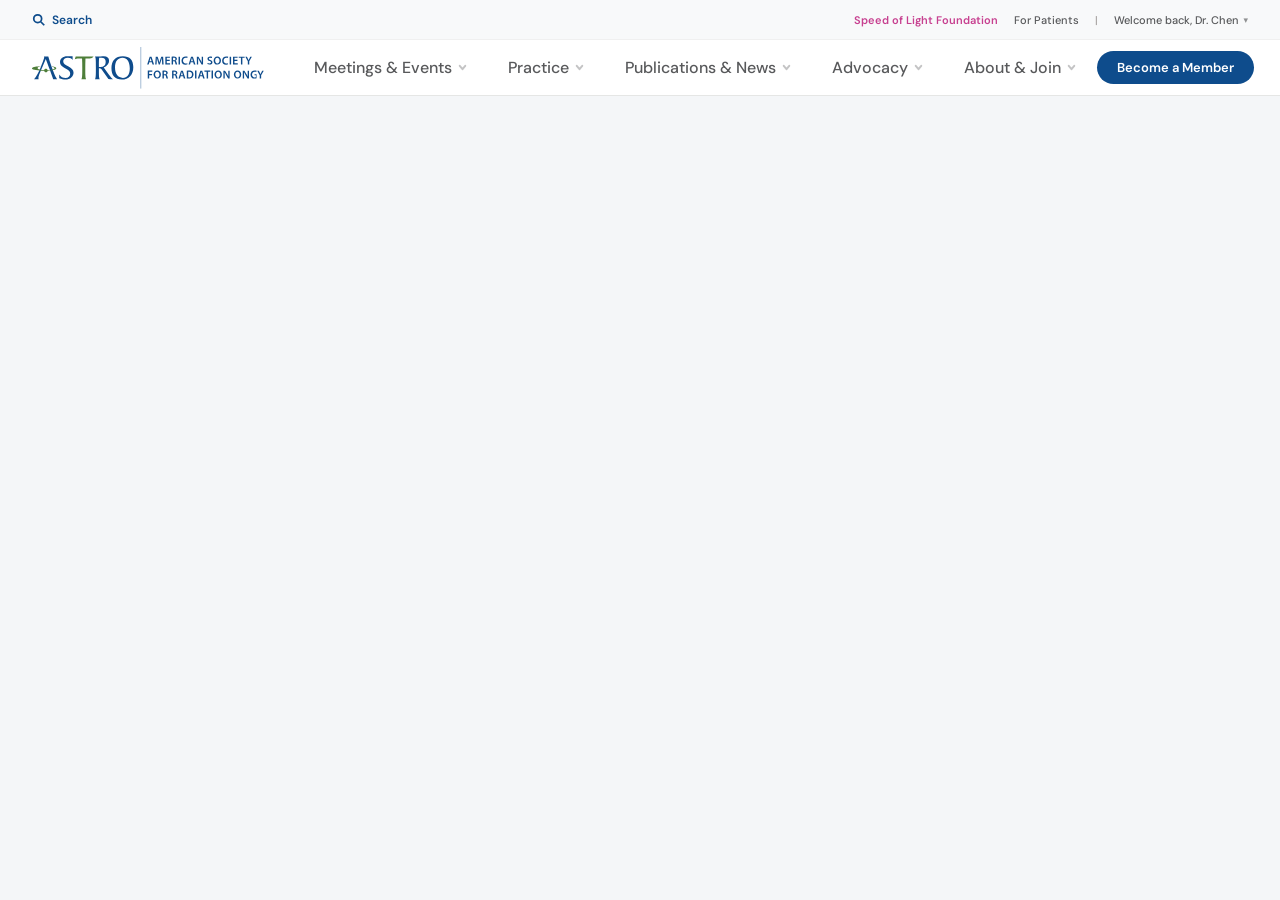
<file: nav-prototype-v2.html>
<!DOCTYPE html>
<html lang="en">
<head>
  <meta charset="UTF-8">
  <meta name="viewport" content="width=device-width, initial-scale=1.0">
  <title>ASTRO.org — Navigation Prototype v2 (Style Tile B)</title>
  <link rel="preconnect" href="https://fonts.googleapis.com">
  <link rel="preconnect" href="https://fonts.gstatic.com" crossorigin>
  <link href="https://fonts.googleapis.com/css2?family=DM+Sans:ital,opsz,wght@0,9..40,400;0,9..40,500;0,9..40,600;0,9..40,700;0,9..40,800&display=swap" rel="stylesheet">
  <style>
    :root {
      /* ── Primary brand ── */
      --color-blue:         #0E4C8C;
      --color-blue-dark:    #0A3A6B;
      --color-green:        #4E7E3A;

      /* ── Accent ── */
      --color-cyan:         #3ABEB6;
      --color-cyan-dark:    #2A9E97;
      --color-plum:         #C74090;

      /* ── Light tint backgrounds ── */
      --color-blue-50:      #E6F0FA;
      --color-cyan-50:      #E3F3EF;
      --color-cyan-25:      #EAF6F5;
      --color-plum-50:      #F2DDE9;
      --color-green-50:     #E5E8DE;
      --color-ivory:        #FBF5E5;
      --color-porcelain:    #FFFAF0;

      /* ── Neutrals ── */
      --color-charcoal:     #58595B;
      --color-granite:      #979291;
      --color-alabaster:    #E5E6E5;
      --color-white:        #FFFFFF;
      --color-light-bg:     #F4F6F8;

      /* ── Brand gradient ── */
      --gradient-brand: linear-gradient(135deg, #0E4C8C 0%, #00CCBE 55%, #1C9E4B 100%);

      /* ── Semantic ── */
      --color-nav-bg:           var(--color-blue);
      --color-nav-text:         var(--color-white);
      --color-nav-hover:        var(--color-cyan);
      --color-dropdown-bg:      var(--color-white);
      --color-dropdown-heading: var(--color-blue);
      --color-dropdown-item:    var(--color-charcoal);
      --color-dropdown-item-hover: var(--color-cyan-50);

      /* ── Layout ── */
      --nav-height:       72px;
      --util-nav-height:  40px;
      --container-max:    1504px;  /* 1440 + 64px padding */
      --radius-sm:        4px;
      --radius-md:        8px;
      --radius-lg:        12px;
      --radius-pill:      999px;

      /* ── Font ── */
      --font-primary: 'DM Sans', system-ui, -apple-system, sans-serif;
    }

    *, *::before, *::after { box-sizing: border-box; margin: 0; padding: 0; }
    body {
      font-family: var(--font-primary);
      color: var(--color-charcoal);
      background: var(--color-light-bg);
      -webkit-font-smoothing: antialiased;
      -moz-osx-font-smoothing: grayscale;
    }
    a { text-decoration: none; color: inherit; }
    ul { list-style: none; }
    button { background: none; border: none; cursor: pointer; font-family: inherit; }

    /* ══════════════════════════════════════════════
       UTILITY NAV
    ══════════════════════════════════════════════ */
    .util-nav {
      background: #F8F9FA;
      height: var(--util-nav-height);
      border-bottom: 1px solid #F0F0F0;
      position: relative;
      z-index: 1000;
    }
    .util-nav__inner {
      max-width: var(--container-max);
      margin: 0 auto;
      padding: 0 2rem;
      height: 100%;
      display: flex;
      align-items: center;
      justify-content: flex-end;
      gap: 16px;
    }

    .util-nav__link {
      display: inline-flex;
      align-items: center;
      gap: 4px;
      font-size: 11px;
      font-weight: 500;
      color: var(--color-charcoal);
      white-space: nowrap;
      transition: color 0.15s;
    }
    .util-nav__link:hover { color: var(--color-blue); }
    .util-nav__link--accent {
      font-weight: 600;
      color: var(--color-plum);
    }
    .util-nav__link--accent:hover { color: #A83578; }
    .util-nav__divider {
      color: var(--color-granite);
      font-size: 11px;
      user-select: none;
    }

    /* Member dropdown */
    .util-member {
      position: relative;
      display: flex;
      align-items: center;
    }
    .util-member__btn {
      display: inline-flex;
      align-items: center;
      gap: 4px;
      font-size: 11px;
      font-weight: 500;
      color: var(--color-charcoal);
      white-space: nowrap;
      transition: color 0.15s;
    }
    .util-member__btn:hover { color: var(--color-blue); }
    .util-member__btn .chev {
      font-size: 9px;
      transition: transform 0.2s;
      opacity: 0.65;
    }
    .util-member.is-open .chev { transform: rotate(180deg); }
    .util-member__panel {
      display: none;
      position: absolute;
      right: 0;
      top: calc(100% + 8px);
      background: var(--color-white);
      min-width: 200px;
      border-radius: var(--radius-md);
      box-shadow: 0 8px 32px rgba(0,0,0,0.12);
      border: 1px solid var(--color-alabaster);
      z-index: 2000;
      overflow: hidden;
    }
    .util-member.is-open .util-member__panel { display: block; }
    .util-member__panel a {
      display: flex;
      align-items: center;
      justify-content: space-between;
      padding: 10px 16px;
      font-size: 14px;
      font-weight: 400;
      color: var(--color-charcoal);
      border-bottom: 1px solid var(--color-alabaster);
      transition: background 0.12s;
    }
    .util-member__panel a:last-child { border-bottom: none; }
    .util-member__panel a:hover { background: var(--color-cyan-50); color: var(--color-blue); }
    .util-member__panel a .ext { font-size: 10px; opacity: 0.45; }
    .util-member__panel .logout { color: var(--color-plum); font-weight: 600; }

    /* ══════════════════════════════════════════════
       PRIMARY NAV
    ══════════════════════════════════════════════ */
    .primary-nav {
      background: var(--color-white);
      height: 56px;
      border-bottom: 1px solid var(--color-alabaster);
      position: sticky;
      top: 0;
      z-index: 900;
    }
    .primary-nav__inner {
      max-width: var(--container-max);
      margin: 0 auto;
      padding: 0 2rem;
      height: 100%;
      display: grid;
      grid-template-columns: 1fr auto 1fr;
      align-items: center;
    }

    /* Logo */
    .nav-logo {
      display: flex;
      align-items: center;
      flex-shrink: 0;
    }
    .nav-logo svg {
      height: 42px;
      width: auto;
    }

    /* Nav items */
    .nav-items {
      display: flex;
      align-items: center;
      justify-content: center;
      height: 100%;
    }
    .nav-item {
      display: flex;
      align-items: center;
    }
    .nav-item__btn {
      display: inline-flex;
      align-items: center;
      gap: 5px;
      padding: 0 20px;
      height: 100%;
      font-size: 16px;
      font-weight: 500;
      color: var(--color-charcoal);
      transition: color 0.15s;
      cursor: pointer;
      white-space: nowrap;
    }
    .nav-item__btn .chev {
      width: 11px;
      height: 11px;
      opacity: 0.35;
      transition: transform 0.2s, opacity 0.15s;
      flex-shrink: 0;
    }
    .nav-item__btn:hover {
      color: var(--color-blue);
    }
    .nav-item__btn:hover .chev {
      opacity: 0.5;
    }
    .nav-item.is-open .nav-item__btn {
      color: var(--color-blue);
    }
    .nav-item.is-open .nav-item__btn .chev {
      transform: rotate(180deg);
      opacity: 0.6;
    }

    /* Right side of nav */
    .nav-right {
      display: flex;
      align-items: center;
      gap: 12px;
      justify-self: end;
    }

    /* Utility search */
    .util-nav__search {
      display: inline-flex;
      align-items: center;
      gap: 6px;
      font-size: 12px;
      font-weight: 600;
      color: var(--color-blue);
      transition: color 0.15s;
      margin-right: auto;
    }
    .util-nav__search:hover { color: var(--color-blue-dark); }
    .util-nav__search svg { width: 14px; height: 14px; }

    /* Become a Member CTA */
    .nav-cta {
      background: var(--color-blue);
      color: var(--color-white);
      font-size: 13px;
      font-weight: 600;
      padding: 8px 20px;
      border-radius: var(--radius-pill);
      white-space: nowrap;
      transition: background 0.15s;
      flex-shrink: 0;
    }
    .nav-cta:hover { background: var(--color-blue-dark); }


    /* Hamburger */
    .nav-hamburger {
      display: none;
      align-items: center;
      justify-content: center;
      margin-left: auto;
      width: 40px;
      height: 40px;
      color: var(--color-charcoal);
    }
    .nav-hamburger svg { width: 24px; height: 24px; }

    /* ══════════════════════════════════════════════
       MEGA MENU
    ══════════════════════════════════════════════ */
    .mega {
      position: fixed;
      left: 50%;
      background: var(--color-white);
      box-shadow: 0 8px 32px rgba(0,0,0,0.10);
      border-radius: 0 0 var(--radius-lg) var(--radius-lg);
      z-index: 850;
      display: none;
      opacity: 0;
      transform: translateX(-50%) translateY(-6px);
      transition: opacity 0.2s ease, transform 0.2s ease;
    }
    .mega.is-visible { display: block; }
    .mega.is-open { opacity: 1; transform: translateX(-50%) translateY(0); }
    .mega.is-exiting { opacity: 0; transform: translateX(-50%) translateY(0); transition: opacity 0.15s ease; }

    .mega__inner {
      padding: 28px 32px;
      display: grid;
      column-gap: 0;
      row-gap: 0;
    }
    .mega__inner--3col { grid-template-columns: auto minmax(250px, auto) 280px; }
    .mega__inner--4col { grid-template-columns: repeat(4, minmax(240px, auto)); }

    .mega__col {
      padding: 0 28px;
      border-right: 1px solid var(--color-alabaster);
      min-width: 170px;
    }
    .mega__col:first-child { padding-left: 0; }
    .mega__col:last-child { border-right: none; padding-right: 0; }

    .mega__col-head {
      display: block;
      font-size: 11px;
      font-weight: 700;
      text-transform: uppercase;
      letter-spacing: 0.08em;
      color: var(--color-blue);
      padding-bottom: 0;
      margin-bottom: 12px;
    }

    .mega__links a {
      display: block;
      font-size: 15px;
      font-weight: 400;
      color: var(--color-charcoal);
      padding: 7px 10px;
      margin: 0 -10px;
      border-radius: var(--radius-sm);
      line-height: 1.4;
      transition: background 0.12s, color 0.12s;
    }
    .mega__links a:hover {
      background: var(--color-cyan-50);
      color: var(--color-blue);
    }
    .mega__links a .ext {
      font-size: 11px;
      opacity: 0.5;
    }
    .mega__links a.strong {
      font-weight: 600;
      color: var(--color-blue);
    }
    .mega__links a.strong:hover { color: var(--color-blue-dark); }
    .mega__links a.cta-link {
      font-weight: 600;
      color: var(--color-cyan-dark);
    }
    .mega__links .sub-note {
      font-size: 13px;
      color: var(--color-granite);
      padding: 2px 10px 6px;
      margin: 0 -10px;
      line-height: 1.5;
    }

    /* Callout card — used sparingly */
    .mega__callout {
      background: var(--color-blue-50);
      border-radius: var(--radius-md);
      padding: 20px 24px;
      margin-top: 20px;
    }
    .mega__callout-label {
      font-size: 11px;
      font-weight: 700;
      text-transform: uppercase;
      letter-spacing: 0.08em;
      color: var(--color-cyan-dark);
      margin-bottom: 6px;
    }
    .mega__callout-title {
      font-size: 15px;
      font-weight: 700;
      color: var(--color-blue);
      margin-bottom: 4px;
      line-height: 1.3;
    }
    .mega__callout-desc {
      font-size: 13px;
      color: var(--color-charcoal);
      line-height: 1.5;
      margin-bottom: 10px;
    }
    .mega__callout-link {
      display: inline-flex;
      align-items: center;
      gap: 4px;
      font-size: 13px;
      font-weight: 600;
      color: var(--color-blue);
      transition: color 0.12s;
    }
    .mega__callout-link:hover { color: var(--color-cyan-dark); }

    /* View all link */
    .mega__view-all {
      display: inline-flex;
      align-items: center;
      gap: 4px;
      font-size: 13px;
      font-weight: 600;
      color: var(--color-blue);
      margin-top: 8px;
      padding: 4px 0;
      transition: color 0.12s;
    }
    .mega__view-all:hover { color: var(--color-cyan-dark); }

    .mega-overlay {
      display: none;
      position: fixed;
      inset: 0;
      background: rgba(14,76,140,0.08);
      z-index: 849;
    }
    .mega-overlay.is-visible { display: block; }

    /* ══════════════════════════════════════════════
       MOBILE NAV
    ══════════════════════════════════════════════ */
    .mobile-nav {
      position: fixed;
      inset: 0;
      background: var(--color-white);
      z-index: 2000;
      display: none;
      flex-direction: column;
      overflow: hidden;
    }
    .mobile-nav.is-open { display: flex; }

    .mob-head {
      display: flex;
      align-items: center;
      justify-content: space-between;
      padding: 0 20px;
      height: 56px;
      border-bottom: 1px solid var(--color-alabaster);
      flex-shrink: 0;
    }
    .mob-close {
      width: 36px;
      height: 36px;
      display: flex;
      align-items: center;
      justify-content: center;
      color: var(--color-charcoal);
    }
    .mob-close svg { width: 20px; height: 20px; }
    .mob-body { flex: 1; overflow-y: auto; }

    .mob-l1__btn {
      display: flex;
      align-items: center;
      justify-content: space-between;
      width: 100%;
      padding: 16px 20px;
      font-size: 16px;
      font-weight: 500;
      color: var(--color-charcoal);
      border-bottom: 1px solid var(--color-alabaster);
      text-align: left;
    }
    .mob-l1__btn .chev {
      font-size: 10px;
      transition: transform 0.2s;
      opacity: 0.35;
    }
    .mob-l1.is-open .mob-l1__btn {
      color: var(--color-blue);
      font-weight: 600;
    }
    .mob-l1.is-open .mob-l1__btn .chev { transform: rotate(180deg); opacity: 0.6; }

    .mob-l2 {
      display: none;
      background: var(--color-light-bg);
      border-bottom: 1px solid var(--color-alabaster);
    }
    .mob-l1.is-open .mob-l2 { display: block; }

    .mob-group__title {
      font-size: 11px;
      font-weight: 700;
      text-transform: uppercase;
      letter-spacing: 0.08em;
      color: var(--color-blue);
      padding: 14px 20px 6px 24px;
    }
    .mob-group__links a {
      display: block;
      font-size: 15px;
      font-weight: 400;
      color: var(--color-charcoal);
      padding: 8px 20px 8px 36px;
      border-bottom: 1px solid var(--color-alabaster);
      border-radius: 0;
      transition: background 0.12s, color 0.12s;
    }
    .mob-group__links a:last-child { border-bottom: none; }
    .mob-group__links a:hover { background: var(--color-cyan-50); color: var(--color-blue); }

    .mob-footer {
      padding: 20px;
      border-top: 1px solid var(--color-alabaster);
      flex-shrink: 0;
    }
    .mob-footer__cta {
      display: block;
      background: var(--color-blue);
      color: var(--color-white);
      text-align: center;
      padding: 14px;
      font-size: 15px;
      font-weight: 700;
      border-radius: var(--radius-pill);
      margin-bottom: 12px;
      transition: background 0.15s;
    }
    .mob-footer__cta:hover { background: var(--color-blue-dark); }
    .mob-footer__links {
      display: flex;
      flex-wrap: wrap;
      gap: 6px 16px;
      justify-content: center;
    }
    .mob-footer__links a {
      font-size: 13px;
      color: var(--color-granite);
      transition: color 0.12s;
    }
    .mob-footer__links a:hover { color: var(--color-blue); }
    .nav-logo--mobile svg { height: 34px; width: auto; }

    /* ══════════════════════════════════════════════
       EMPTY PAGE BELOW NAV
    ══════════════════════════════════════════════ */
    .page-placeholder {
      max-width: var(--container-max);
      margin: 0 auto;
      padding: 80px 2rem;
      text-align: center;
    }
    .page-placeholder__label {
      font-size: 11px;
      font-weight: 700;
      text-transform: uppercase;
      letter-spacing: 0.08em;
      color: var(--color-cyan);
      margin-bottom: 8px;
    }
    .page-placeholder__title {
      font-size: 24px;
      font-weight: 800;
      color: var(--color-blue);
      letter-spacing: -0.01em;
      margin-bottom: 8px;
    }
    .page-placeholder__desc {
      font-size: 15px;
      color: var(--color-granite);
      line-height: 1.7;
      max-width: 480px;
      margin: 0 auto;
    }

    /* ══════════════════════════════════════════════
       FOCUS STYLES
    ══════════════════════════════════════════════ */
    :focus-visible {
      outline: 2px solid var(--color-cyan);
      outline-offset: 2px;
    }

    /* ══════════════════════════════════════════════
       RESPONSIVE
    ══════════════════════════════════════════════ */
    @media (max-width: 1024px) {
      .mega__inner--4col { grid-template-columns: repeat(2, auto); }
      .mega__col { margin-bottom: 20px; }
    }
    @media (max-width: 900px) {
      .nav-items { display: none; }
      .nav-right { display: none; }
      .nav-hamburger { display: flex; }
      .util-nav { display: none; }
    }
  </style>
</head>
<body>

<!-- ═══════════════════════════════════════════════
     UTILITY NAV
════════════════════════════════════════════════ -->
<nav class="util-nav" aria-label="Utility navigation">
  <div class="util-nav__inner">
    <button class="util-nav__search" aria-label="Search">
      <svg viewBox="0 0 16 16" fill="none" stroke="currentColor" stroke-width="2"><circle cx="6.5" cy="6.5" r="4.5"/><path d="M10 10l4 4"/></svg>
      Search
    </button>
    <a href="#" class="util-nav__link util-nav__link--accent">Speed of Light Foundation</a>
    <a href="#" class="util-nav__link">For Patients</a>
    <span class="util-nav__divider">|</span>
    <div class="util-member" id="memberDrop">
      <button class="util-member__btn" aria-expanded="false" aria-haspopup="true">
        Welcome back, Dr. Chen <span class="chev">&#9662;</span>
      </button>
      <div class="util-member__panel" role="menu">
        <a href="#">My Profile</a>
        <a href="#">ROhub <span class="ext">&#8599;</span></a>
        <a href="#">ASTRO Academy <span class="ext">&#8599;</span></a>
        <a href="#">Member Directory</a>
        <a href="#">Manage Membership</a>
        <a href="#">Newsletters</a>
        <a href="#" class="logout">Log Out</a>
      </div>
    </div>
  </div>
</nav>

<!-- ═══════════════════════════════════════════════
     PRIMARY NAV
════════════════════════════════════════════════ -->
<header class="primary-nav" id="primaryNav">
  <div class="primary-nav__inner">
    <a href="#" class="nav-logo" aria-label="ASTRO home">
      <svg width="231" height="37" viewBox="0 0 231 37" fill="none" xmlns="http://www.w3.org/2000/svg"><g clip-path="url(#clip0_102_324)"><path d="M23.9976 24.1548C25.2117 26.2054 27.1617 27.3188 29.5834 27.3188C32.0052 27.3188 33.647 25.6707 33.647 23.532C33.647 21.6701 32.4959 20.4938 30.3257 19.3112C27.0988 17.5436 24.677 16.361 24.677 13.2599C24.677 10.3726 27.0988 8.07666 31.1309 8.07666C32.716 8.07666 33.8294 8.20247 34.4207 8.20247C34.578 8.20247 34.7604 8.23392 35.012 8.23392H35.7857V11.4609C35.012 10.1588 33.5841 9.44166 31.6907 9.44166C28.9607 9.44166 27.5013 10.7752 27.5013 12.5805C27.5013 14.7822 29.3947 15.7131 31.8165 16.9901C34.9806 18.6696 36.5972 20.2799 36.5972 22.7017C36.5972 25.8972 33.647 28.7278 29.4891 28.7278C27.7844 28.7278 25.9791 28.2938 23.9913 27.5452V24.161L23.9976 24.1548Z" fill="#0F4C8C"/><path d="M44.2777 19.5942V18.3865C44.2777 15.8074 44.2462 13.0774 44.089 10.1273H40.7991C39.7109 10.1273 38.7485 10.2216 37.7231 10.901L38.4717 8.44775H54.2416C53.4679 9.6555 52.4425 10.0329 50.8888 10.0329L47.102 10.0644C46.9762 13.3228 46.9448 16.2415 46.9448 18.8205C46.9448 24.4378 46.9448 27.5452 47.7185 28.3504H43.4977C44.2399 27.5767 44.2714 24.7209 44.2714 19.5942" fill="#4E7E3A"/><path d="M60.2425 17.6694C63.287 17.6694 64.9288 15.9962 64.9288 13.1089C64.9288 10.6557 63.721 9.47937 61.1735 9.47937C60.6136 9.47937 59.9594 9.47937 59.2172 9.57373C58.997 10.5676 58.9404 12.6497 58.9404 15.7823V17.5499C59.343 17.6442 59.777 17.6757 60.2425 17.6757M63.1298 8.23389C66.2938 8.23389 67.9104 9.63034 67.9104 12.2094C67.9104 14.7884 66.2938 16.7699 63.1927 18.0783L67.6336 24.2554C69.1244 26.306 70.3636 27.671 71.3575 28.3567H68.4073C67.6336 28.3567 67.3191 28.1994 66.8536 27.5515L61.5446 20.1037C60.9218 19.2357 60.4564 18.7702 59.1857 18.7702H58.9404V20.6636C58.9404 24.9788 58.9404 27.4949 59.7141 28.363H55.4933C56.2418 27.5892 56.2733 24.6076 56.2733 19.2671V17.9965C56.2733 12.4107 56.2733 9.27179 55.4933 8.46663H56.3928C59.5568 8.46663 61.7962 8.24647 63.1298 8.24647" fill="#0F4C8C"/><path d="M86.1461 18.9401C86.1461 12.9517 83.6299 9.47311 79.6859 9.47311C75.7419 9.47311 73.1377 12.4547 73.1377 17.9462C73.1377 23.9094 75.7733 27.2307 80.0885 27.2307C83.7809 27.2307 86.1398 24.2491 86.1398 18.9401M69.9988 18.7891C69.9988 11.8634 73.5088 8.07666 80.0256 8.07666C86.1398 8.07666 89.2472 11.3665 89.2472 17.8204C89.2472 24.2743 85.2403 28.7153 79.1261 28.7153C73.0119 28.7153 69.9988 25.1423 69.9988 18.7828" fill="#0F4C8C"/><path d="M14.3608 8.391H10.4985C10.6558 8.69923 10.7501 9.01374 10.7501 9.35342C10.7501 9.78745 9.87578 12.7187 7.69932 17.7888C5.73673 22.3996 3.86851 25.9159 1.84302 28.3439H5.8248C5.73044 28.0357 5.66754 27.7212 5.66754 27.3752C5.66754 26.0039 6.25883 24.6075 6.94448 22.9531L8.28432 19.6822L8.78126 18.531L12.1466 10.4983L15.0716 18.531L15.5308 19.6822H15.5371L18.6822 28.3377H22.079C20.3051 25.8152 17.594 19.1852 14.3608 8.37842" fill="#0F4C8C"/><path d="M21.4313 18.6128C21.3621 18.248 20.9847 18.053 20.6827 17.9146C20.2927 17.7322 19.8776 17.5812 19.4624 17.4617C18.8271 17.273 18.1918 17.1346 17.5313 17.0339C17.5502 17.0905 17.6194 17.2604 17.6571 17.3673C19.3177 17.663 20.0097 18.4681 19.8336 18.9902C19.7455 19.2481 19.3177 19.613 17.9213 19.9212C17.3111 20.0533 16.6884 20.1476 16.0656 20.2168C15.2731 20.3049 14.4742 20.3489 13.6753 20.3615C13.4992 19.7136 12.9079 19.2356 12.2097 19.2356C11.5114 19.2356 10.939 19.6947 10.7503 20.3238C10.1213 20.2986 9.48595 20.2672 8.86321 20.2168C7.84417 20.1414 6.82514 19.9715 5.89417 19.5312C5.47901 19.3299 4.91917 19.072 4.92546 18.531C4.92546 18.3297 5.03239 18.1033 5.1582 17.9523C5.71804 17.3107 6.66159 17.2101 7.44788 17.1346C7.46046 17.1346 7.59885 16.8955 7.59885 16.8955C4.46626 16.8893 0.553672 17.6567 0.119639 18.4241C-0.0816519 18.7826 -0.0313293 19.1035 0.258026 19.3928C1.43432 20.5502 8.83175 20.8962 9.80047 20.9214C10.0961 20.9276 10.398 20.9339 10.6937 20.9339C10.7818 21.6888 11.4234 22.2738 12.2034 22.2738C12.9834 22.2738 13.669 21.6447 13.7193 20.8459C14.6692 20.783 15.6127 20.6949 16.55 20.5565C17.2923 20.4496 18.0282 20.3301 18.7579 20.1665C19.475 20.003 20.211 19.8583 20.8589 19.4935C21.1671 19.3173 21.5068 19.0091 21.4313 18.6191" fill="#4E7E3A"/><path d="M95.8396 0V36.7985" stroke="#0F4C8C" stroke-width="0.339678"/><path d="M105.344 12.4988L104.803 10.7941C104.671 10.3726 104.558 9.90085 104.457 9.50456H104.438C104.338 9.90714 104.231 10.3852 104.111 10.7941L103.577 12.4988H105.351H105.344ZM103.363 13.4549L102.765 15.4175H101.463L103.677 8.50439H105.288L107.533 15.4175H106.181L105.558 13.4549H103.363Z" fill="#0F4C8C"/><path d="M114.572 12.5931C114.528 11.6999 114.478 10.6242 114.49 9.68069H114.459C114.232 10.5299 113.943 11.4671 113.641 12.3415L112.635 15.3357H111.66L110.735 12.3792C110.471 11.4986 110.219 10.555 110.037 9.68069H110.018C109.986 10.5928 109.949 11.6936 109.892 12.6371L109.741 15.4175H108.559L109.018 8.50439H110.678L111.584 11.2847C111.83 12.0962 112.043 12.9139 112.22 13.6876H112.251C112.433 12.9391 112.672 12.0836 112.937 11.2784L113.893 8.51068H115.535L115.937 15.4238H114.704L114.572 12.5994V12.5931Z" fill="#0F4C8C"/><path d="M121.34 12.3477H118.736V14.3795H121.649V15.4111H117.472V8.49805H121.498V9.53595H118.736V11.3161H121.34V12.3477Z" fill="#0F4C8C"/><path d="M124.266 11.65H125.014C125.863 11.65 126.398 11.1971 126.398 10.5115C126.398 9.75034 125.863 9.40437 125.046 9.40437C124.643 9.40437 124.392 9.43582 124.266 9.46728V11.6563V11.65ZM123.014 8.59292C123.486 8.51115 124.196 8.44824 124.92 8.44824C125.914 8.44824 126.593 8.61179 127.052 9.00179C127.43 9.31631 127.65 9.80066 127.65 10.3857C127.65 11.2789 127.046 11.8828 126.398 12.1218V12.1532C126.889 12.3357 127.191 12.82 127.361 13.4868C127.574 14.3486 127.763 15.1474 127.908 15.4179H126.606C126.505 15.2104 126.342 14.6505 126.147 13.7887C125.952 12.8829 125.624 12.5999 124.907 12.581H124.272V15.4242H123.02V8.59921L123.014 8.59292Z" fill="#0F4C8C"/><path d="M130.373 8.49805H129.109V15.4111H130.373V8.49805Z" fill="#0F4C8C"/><path d="M137.029 15.2103C136.733 15.3612 136.073 15.5311 135.242 15.5311C133.047 15.5311 131.713 14.1472 131.713 12.0399C131.713 9.76284 133.292 8.38525 135.406 8.38525C136.236 8.38525 136.834 8.56138 137.085 8.69348L136.809 9.69993C136.481 9.55526 136.029 9.43574 135.456 9.43574C134.053 9.43574 133.034 10.3164 133.034 11.9833C133.034 13.4993 133.928 14.4743 135.444 14.4743C135.959 14.4743 136.488 14.3737 136.821 14.2164L137.029 15.2103Z" fill="#0F4C8C"/><path d="M141.803 12.4988L141.262 10.7941C141.13 10.3726 141.017 9.90085 140.916 9.50456H140.897C140.797 9.90714 140.69 10.3852 140.57 10.7941L140.035 12.4988H141.809H141.803ZM139.822 13.4549L139.224 15.4175H137.922L140.136 8.50439H141.746L143.992 15.4175H142.64L142.017 13.4549H139.822Z" fill="#0F4C8C"/><path d="M145.219 15.4111V8.49805H146.653L148.439 11.4608C148.899 12.2282 149.301 13.0334 149.622 13.7819H149.641C149.559 12.8572 149.528 11.964 149.528 10.9072V8.49805H150.698V15.4111H149.396L147.59 12.3603C147.15 11.6118 146.691 10.7626 146.351 9.98257L146.32 9.99515C146.37 10.8884 146.382 11.8005 146.382 12.939V15.4111H145.225H145.219Z" fill="#0F4C8C"/><path d="M154.761 14.0397C155.17 14.2788 155.786 14.48 156.434 14.48C157.246 14.48 157.699 14.1026 157.699 13.5365C157.699 13.0144 157.353 12.7062 156.466 12.3854C155.327 11.9765 154.598 11.3726 154.598 10.3725C154.598 9.24019 155.541 8.37842 157.038 8.37842C157.787 8.37842 158.34 8.54197 158.699 8.72439L158.391 9.74342C158.145 9.61132 157.661 9.41632 157.019 9.41632C156.22 9.41632 155.868 9.84407 155.868 10.2466C155.868 10.7813 156.271 11.0266 157.189 11.3852C158.391 11.8381 158.976 12.442 158.976 13.4358C158.976 14.5429 158.133 15.5179 156.346 15.5179C155.617 15.5179 154.855 15.3041 154.478 15.0776L154.755 14.0334L154.761 14.0397Z" fill="#0F4C8C"/><path d="M161.347 11.9833C161.347 13.3924 162.058 14.5183 163.266 14.5183C164.473 14.5183 165.172 13.3798 165.172 11.933C165.172 10.6309 164.524 9.38542 163.266 9.38542C162.008 9.38542 161.347 10.5554 161.347 11.9833ZM166.511 11.8827C166.511 14.2038 165.109 15.5248 163.196 15.5248C161.284 15.5248 160.014 14.034 160.014 12.0085C160.014 9.983 161.347 8.38525 163.297 8.38525C165.247 8.38525 166.511 9.91381 166.511 11.8827Z" fill="#0F4C8C"/><path d="M172.808 15.2103C172.512 15.3612 171.852 15.5311 171.022 15.5311C168.826 15.5311 167.493 14.1472 167.493 12.0399C167.493 9.76284 169.072 8.38525 171.185 8.38525C172.016 8.38525 172.613 8.56138 172.865 8.69348L172.588 9.69993C172.261 9.55526 171.808 9.43574 171.236 9.43574C169.833 9.43574 168.814 10.3164 168.814 11.9833C168.814 13.4993 169.707 14.4743 171.223 14.4743C171.739 14.4743 172.267 14.3737 172.601 14.2164L172.808 15.2103Z" fill="#0F4C8C"/><path d="M175.412 8.49805H174.148V15.4111H175.412V8.49805Z" fill="#0F4C8C"/><path d="M180.979 12.3477H178.375V14.3795H181.288V15.4111H177.111V8.49805H181.13V9.53595H178.375V11.3161H180.979V12.3477Z" fill="#0F4C8C"/><path d="M184.08 9.55482H182.105V8.49805H187.332V9.55482H185.338V15.4111H184.08V9.55482Z" fill="#0F4C8C"/><path d="M190.132 15.4111V12.5302L187.949 8.49805H189.383L190.213 10.2719C190.453 10.7877 190.622 11.1714 190.811 11.6432H190.83C191.006 11.2029 191.201 10.7689 191.434 10.2719L192.264 8.49805H193.692L191.396 12.4987V15.4111H190.132Z" fill="#0F4C8C"/><path d="M101.979 20.8086H105.973V21.8465H103.243V23.7588H105.785V24.7904H103.243V27.728H101.979V20.8086Z" fill="#0F4C8C"/><path d="M108.433 24.2997C108.433 25.7088 109.144 26.8347 110.351 26.8347C111.559 26.8347 112.257 25.6962 112.257 24.2494C112.257 22.9473 111.609 21.7018 110.351 21.7018C109.093 21.7018 108.433 22.8718 108.433 24.2997ZM113.597 24.1991C113.597 26.5202 112.188 27.8412 110.282 27.8412C108.376 27.8412 107.099 26.3504 107.099 24.3249C107.099 22.2994 108.433 20.7017 110.383 20.7017C112.333 20.7017 113.597 22.2302 113.597 24.1991Z" fill="#0F4C8C"/><path d="M116.189 23.9601H116.937C117.787 23.9601 118.321 23.5072 118.321 22.8215C118.321 22.0604 117.787 21.7144 116.969 21.7144C116.566 21.7144 116.315 21.7459 116.189 21.7773V23.9664V23.9601ZM114.937 20.903C115.409 20.8212 116.12 20.7583 116.843 20.7583C117.837 20.7583 118.516 20.9219 118.975 21.3119C119.353 21.6264 119.573 22.1107 119.573 22.6957C119.573 23.589 118.969 24.1928 118.321 24.4319V24.4633C118.812 24.6457 119.114 25.1301 119.284 25.7969C119.498 26.6586 119.686 27.4575 119.831 27.728H118.529C118.428 27.5204 118.265 26.9606 118.07 26.0988C117.875 25.193 117.547 24.9099 116.83 24.8911H116.195V27.7343H114.943V20.9093L114.937 20.903Z" fill="#0F4C8C"/><path d="M124.668 23.9601H125.417C126.266 23.9601 126.801 23.5072 126.801 22.8215C126.801 22.0604 126.266 21.7144 125.448 21.7144C125.046 21.7144 124.794 21.7459 124.668 21.7773V23.9664V23.9601ZM123.416 20.903C123.888 20.8212 124.599 20.7583 125.322 20.7583C126.316 20.7583 126.996 20.9219 127.455 21.3119C127.832 21.6264 128.052 22.1107 128.052 22.6957C128.052 23.589 127.448 24.1928 126.801 24.4319V24.4633C127.291 24.6457 127.593 25.1301 127.763 25.7969C127.977 26.6586 128.166 27.4575 128.31 27.728H127.008C126.908 27.5204 126.744 26.9606 126.549 26.0988C126.354 25.193 126.027 24.9099 125.31 24.8911H124.674V27.7343H123.423V20.9093L123.416 20.903Z" fill="#0F4C8C"/><path d="M132.946 24.8151L132.405 23.1104C132.273 22.689 132.16 22.2172 132.059 21.8209H132.04C131.94 22.2235 131.833 22.7016 131.713 23.1104L131.179 24.8151H132.952H132.946ZM130.965 25.7649L130.367 27.7275H129.065L131.279 20.8145H132.89L135.135 27.7275H133.783L133.16 25.7649H130.965Z" fill="#0F4C8C"/><path d="M137.626 26.7593C137.802 26.7907 138.067 26.7907 138.325 26.7907C139.966 26.8033 140.941 25.8975 140.941 24.1425C140.954 22.614 140.067 21.7396 138.488 21.7396C138.085 21.7396 137.802 21.771 137.626 21.8088V26.753V26.7593ZM136.362 20.903C136.915 20.8086 137.626 20.7583 138.375 20.7583C139.671 20.7583 140.564 21.0225 141.199 21.5572C141.866 22.0981 142.275 22.9222 142.275 24.0985C142.275 25.2748 141.853 26.2561 141.199 26.8473C140.514 27.4701 139.413 27.7909 138.067 27.7909C137.324 27.7909 136.777 27.7469 136.362 27.6965V20.8904V20.903Z" fill="#0F4C8C"/><path d="M144.892 20.8086H143.627V27.7217H144.892V20.8086Z" fill="#0F4C8C"/><path d="M149.962 24.8151L149.421 23.1104C149.289 22.689 149.175 22.2172 149.075 21.8209H149.056C148.955 22.2235 148.848 22.7016 148.729 23.1104L148.194 24.8151H149.968H149.962ZM147.98 25.7649L147.383 27.7275H146.08L148.295 20.8145H149.905L152.151 27.7275H150.798L150.175 25.7649H147.98Z" fill="#0F4C8C"/><path d="M153.868 21.8654H151.899V20.8086H157.12V21.8654H155.132V27.728H153.868V21.8654Z" fill="#0F4C8C"/><path d="M159.454 20.8086H158.189V27.7217H159.454V20.8086Z" fill="#0F4C8C"/><path d="M162.127 24.2997C162.127 25.7088 162.838 26.8347 164.046 26.8347C165.253 26.8347 165.952 25.6962 165.952 24.2494C165.952 22.9473 165.304 21.7018 164.046 21.7018C162.788 21.7018 162.127 22.8718 162.127 24.2997ZM167.292 24.1991C167.292 26.5202 165.889 27.8412 163.976 27.8412C162.064 27.8412 160.794 26.3504 160.794 24.3249C160.794 22.2994 162.127 20.7017 164.077 20.7017C166.027 20.7017 167.292 22.2302 167.292 24.1991Z" fill="#0F4C8C"/><path d="M168.631 27.7275V20.8145H170.066L171.852 23.7772C172.311 24.5446 172.714 25.3498 173.035 26.0983H173.053C172.972 25.1737 172.94 24.2804 172.94 23.2237V20.8145H174.11V27.7275H172.808L171.003 24.6767C170.562 23.9282 170.103 23.079 169.764 22.299L169.732 22.3116C169.782 23.2048 169.795 24.1169 169.795 25.2554V27.7275H168.638H168.631Z" fill="#0F4C8C"/><path d="M179.18 24.2997C179.18 25.7088 179.891 26.8347 181.099 26.8347C182.307 26.8347 183.005 25.6962 183.005 24.2494C183.005 22.9473 182.357 21.7018 181.099 21.7018C179.841 21.7018 179.18 22.8718 179.18 24.2997ZM184.345 24.1991C184.345 26.5202 182.942 27.8412 181.03 27.8412C179.117 27.8412 177.847 26.3504 177.847 24.3249C177.847 22.2994 179.18 20.7017 181.13 20.7017C183.08 20.7017 184.345 22.2302 184.345 24.1991Z" fill="#0F4C8C"/><path d="M185.691 27.7275V20.8145H187.125L188.911 23.7772C189.371 24.5446 189.773 25.3498 190.094 26.0983H190.113C190.031 25.1737 190 24.2804 190 23.2237V20.8145H191.17V27.7275H189.867L188.062 24.6767C187.622 23.9282 187.163 23.079 186.823 22.299L186.791 22.3116C186.842 23.2048 186.854 24.1169 186.854 25.2554V27.7275H185.697H185.691Z" fill="#0F4C8C"/><path d="M197.837 27.5203C197.542 27.6713 196.881 27.797 196.051 27.797C193.856 27.797 192.522 26.4573 192.522 24.35C192.522 22.0729 194.101 20.6953 196.215 20.6953C197.045 20.6953 197.642 20.8714 197.894 21.0035L197.617 22.01C197.29 21.8653 196.837 21.7458 196.265 21.7458C194.862 21.7458 193.843 22.6264 193.843 24.2934C193.843 25.8094 194.736 26.7844 196.252 26.7844C196.768 26.7844 197.108 26.7215 197.271 26.6397V24.916H196.051V23.9222H197.837V27.4197V27.5203Z" fill="#0F4C8C"/><path d="M200.612 27.7275V24.8466L198.429 20.8145H199.863L200.693 22.5883C200.933 23.1041 201.102 23.4878 201.291 23.9596H201.31C201.486 23.5193 201.681 23.0853 201.914 22.5883L202.744 20.8145H204.172L201.876 24.8151V27.7275H200.612Z" fill="#0F4C8C"/></g><defs><clipPath id="clip0_102_324"><rect width="231" height="36.7985" fill="white"/></clipPath></defs></svg>
    </a>

    <nav class="nav-items" aria-label="Primary navigation">
      <div class="nav-item" data-menu="meetings">
        <button class="nav-item__btn" aria-expanded="false" aria-haspopup="true">
          Meetings &amp; Events <svg class="chev" viewBox="0 0 10 10" fill="none" stroke="currentColor" stroke-width="1.8" stroke-linecap="round" stroke-linejoin="round"><path d="M2.5 3.5L5 6.5L7.5 3.5"/></svg>
        </button>
      </div>
      <div class="nav-item" data-menu="practice">
        <button class="nav-item__btn" aria-expanded="false" aria-haspopup="true">
          Practice <svg class="chev" viewBox="0 0 10 10" fill="none" stroke="currentColor" stroke-width="1.8" stroke-linecap="round" stroke-linejoin="round"><path d="M2.5 3.5L5 6.5L7.5 3.5"/></svg>
        </button>
      </div>
      <div class="nav-item" data-menu="publications">
        <button class="nav-item__btn" aria-expanded="false" aria-haspopup="true">
          Publications &amp; News <svg class="chev" viewBox="0 0 10 10" fill="none" stroke="currentColor" stroke-width="1.8" stroke-linecap="round" stroke-linejoin="round"><path d="M2.5 3.5L5 6.5L7.5 3.5"/></svg>
        </button>
      </div>
      <div class="nav-item" data-menu="advocacy">
        <button class="nav-item__btn" aria-expanded="false" aria-haspopup="true">
          Advocacy <svg class="chev" viewBox="0 0 10 10" fill="none" stroke="currentColor" stroke-width="1.8" stroke-linecap="round" stroke-linejoin="round"><path d="M2.5 3.5L5 6.5L7.5 3.5"/></svg>
        </button>
      </div>
      <div class="nav-item" data-menu="about">
        <button class="nav-item__btn" aria-expanded="false" aria-haspopup="true">
          About &amp; Join <svg class="chev" viewBox="0 0 10 10" fill="none" stroke="currentColor" stroke-width="1.8" stroke-linecap="round" stroke-linejoin="round"><path d="M2.5 3.5L5 6.5L7.5 3.5"/></svg>
        </button>
      </div>
    </nav>

    <div class="nav-right">
      <a href="#" class="nav-cta">Become a Member</a>
    </div>

    <button class="nav-hamburger" id="hamburgerBtn" aria-label="Open menu" aria-expanded="false">
      <svg viewBox="0 0 24 24" fill="none" stroke="currentColor" stroke-width="2.5">
        <path d="M3 6h18M3 12h18M3 18h18"/>
      </svg>
    </button>
  </div>
</header>

<!-- ═══════════════════════════════════════════════
     MEGA MENUS
════════════════════════════════════════════════ -->

<!-- Meetings & Events -->
<div class="mega" id="mega-meetings" role="region" aria-label="Meetings &amp; Events menu">
  <div class="mega__inner mega__inner--3col">
    <div class="mega__col">
      <span class="mega__col-head">Annual Meeting</span>
      <div class="mega__links">
        <a href="#">Attend</a>
        <a href="#">Learn</a>
        <a href="#">Exhibitors</a>
        <a href="#">Become an Exhibitor</a>
      </div>
    </div>
    <div class="mega__col">
      <span class="mega__col-head">Events</span>
      <div class="mega__links">
        <a href="#">Head &amp; Neck Symposium</a>
        <a href="#">RPT Symposium</a>
        <a href="#">Annual Refresher Course</a>
        <a href="#">Coding &amp; Coverage Seminar</a>
        <a href="#">Advocacy Day</a>
      </div>
    </div>
    <div class="mega__col">
      <div class="mega__callout">
        <div class="mega__callout-label">Save the Date</div>
        <div class="mega__callout-title">ASTRO 2026 Annual Meeting</div>
        <div class="mega__callout-desc">Join us in San Diego, September 13&ndash;16 for the premier radiation oncology event of the year.</div>
        <a href="#" class="mega__callout-link">Register Now &#8594;</a>
      </div>
    </div>
  </div>
</div>

<!-- Practice -->
<div class="mega" id="mega-practice" role="region" aria-label="Practice menu">
  <div class="mega__inner mega__inner--4col">
    <div class="mega__col">
      <span class="mega__col-head">Treat Patients</span>
      <div class="mega__links">
        <a href="#">Clinical Practice Guidelines</a>
        <a href="#">Consensus Documents</a>
        <a href="#">Patient Videos</a>
        <a href="#">Patient Brochures</a>
        <a href="#">RPT Roundtable</a>
        <a href="#">AU Status for RPT</a>
      </div>
      <a href="#" class="mega__view-all">View All &#8594;</a>
    </div>
    <div class="mega__col">
      <span class="mega__col-head">Manage Your Practice</span>
      <div class="mega__links">
        <a href="#" class="strong">Reimbursement &#8594;</a>
        <a href="#">Coding</a>
        <a href="#">Medicare</a>
        <a href="#">Model Policies</a>
        <a href="#">Private Payers</a>
      </div>
    </div>
    <div class="mega__col">
      <span class="mega__col-head">Improve Quality</span>
      <div class="mega__links">
        <a href="#">RO-ILS</a>
        <a href="#">Safety is No Accident</a>
        <a href="#">Data Standards</a>
        <a href="#">Quality Measures</a>
        <a href="#">Disaster Management</a>
        <a href="#" class="strong">APEx Accreditation &#8594;</a>
      </div>
    </div>
    <div class="mega__col">
      <span class="mega__col-head">Learn &amp; Certify</span>
      <div class="mega__links">
        <a href="#">ASTRO Academy <span class="ext">&#8599;</span></a>
        <a href="#">Sessions on Demand</a>
        <a href="#">eContouring</a>
        <a href="#">Webinars</a>
        <a href="#">Continuing Certification</a>
        <a href="#">ASTRO ROCKS</a>
      </div>
      <a href="#" class="mega__view-all">View All &#8594;</a>
    </div>
  </div>
</div>

<!-- Publications & News -->
<div class="mega" id="mega-publications" role="region" aria-label="Publications &amp; News menu">
  <div class="mega__inner mega__inner--4col">
    <div class="mega__col">
      <span class="mega__col-head">Journals</span>
      <div class="mega__links">
        <a href="#" class="strong">Red Journal</a>
        <a href="#">Practical Radiation Oncology (PRO)</a>
        <a href="#">Advances in Radiation Oncology</a>
        <a href="#">Journal News</a>
        <a href="#">Author Instructions</a>
      </div>
    </div>
    <div class="mega__col">
      <span class="mega__col-head">Society News</span>
      <div class="mega__links">
        <a href="#">ASTROgram</a>
        <a href="#">ASTROblog</a>
        <a href="#">ASTROnews</a>
        <a href="#">President's Corner</a>
        <a href="#">Podcasts</a>
      </div>
    </div>
    <div class="mega__col">
      <span class="mega__col-head">News &amp; Media</span>
      <div class="mega__links">
        <a href="#">News Releases</a>
        <a href="#">Press Kits</a>
        <a href="#">Media Resources</a>
        <a href="#">Media Experts</a>
      </div>
    </div>
    <div class="mega__col">
      <span class="mega__col-head">Research</span>
      <div class="mega__links">
        <a href="#">Funding Opportunities</a>
        <a href="#">Professional Development</a>
      </div>
    </div>
  </div>
</div>

<!-- Advocacy -->
<div class="mega" id="mega-advocacy" role="region" aria-label="Advocacy menu">
  <div class="mega__inner mega__inner--4col">
    <div class="mega__col">
      <span class="mega__col-head">Key Issues</span>
      <div class="mega__links">
        <a href="#">Radiation Oncology Case Rate Program</a>
        <a href="#">Cancer Research</a>
        <a href="#">Access to Care</a>
        <a href="#">Source Security</a>
        <a href="#">Obtaining AU Status</a>
        <a href="#">Disparities in Health Care</a>
      </div>
    </div>
    <div class="mega__col">
      <span class="mega__col-head">Washington Updates</span>
      <div class="mega__links">
        <a href="#" class="strong">What's Happening in Washington &#8594;</a>
        <a href="#">State Regulations Library</a>
      </div>
    </div>
    <div class="mega__col">
      <span class="mega__col-head">Become an Advocate</span>
      <div class="mega__links">
        <a href="#">Resources</a>
        <a href="#">Key Legislation</a>
        <a href="#">Patient Stories <span class="ext">&#8599;</span></a>
      </div>
    </div>
    <div class="mega__col">
      <span class="mega__col-head">ASTRO PAC</span>
      <div class="mega__links">
        <a href="#">PAC Donors</a>
        <a href="#">PAC Toolkit</a>
        <a href="#" class="cta-link">Donate Now</a>
        <a href="#">PAC Board</a>
      </div>
    </div>
  </div>
</div>

<!-- About & Join -->
<div class="mega" id="mega-about" role="region" aria-label="About &amp; Join menu">
  <div class="mega__inner mega__inner--4col">
    <div class="mega__col">
      <span class="mega__col-head">About ASTRO</span>
      <div class="mega__links">
        <a href="#">Mission &amp; Vision</a>
        <a href="#">Board &amp; Leadership</a>
        <a href="#">Governance</a>
        <a href="#">History</a>
        <a href="#">What is Radiation Oncology?</a>
        <a href="#">Jobs at ASTRO</a>
      </div>
    </div>
    <div class="mega__col">
      <span class="mega__col-head">Membership</span>
      <div class="mega__links">
        <a href="#" class="cta-link">Why Join ASTRO</a>
        <a href="#">Categories &amp; Benefits</a>
        <a href="#">Renew Membership</a>
        <a href="#">ASTRO Policies</a>
        <a href="#">Demographics</a>
        <a href="#">Workforce</a>
        <a href="#">Recognition Awards</a>
      </div>
    </div>
    <div class="mega__col">
      <span class="mega__col-head">Career Pathways</span>
      <div class="mega__links">
        <a href="#">Medical Students</a>
        <a href="#">Residents &mdash; ARRO</a>
        <a href="#">Early Career</a>
        <a href="#">Established Practitioners</a>
        <a href="#">Career Center</a>
      </div>
    </div>
    <div class="mega__col">
      <span class="mega__col-head">Community</span>
      <div class="mega__links">
        <a href="#">ROhub <span class="ext">&#8599;</span></a>
        <a href="#">Physician Networking</a>
        <a href="#">International Members</a>
        <a href="#">ADROP</a>
        <a href="#">SCAROP</a>
        <a href="#">Industry</a>
      </div>
    </div>
  </div>
</div>

<div class="mega-overlay" id="megaOverlay"></div>

<!-- ═══════════════════════════════════════════════
     MOBILE NAV
════════════════════════════════════════════════ -->
<div class="mobile-nav" id="mobileNav" role="dialog" aria-modal="true" aria-label="Site navigation">
  <div class="mob-head">
    <a href="#" class="nav-logo nav-logo--mobile" aria-label="ASTRO home">
      <svg width="231" height="37" viewBox="0 0 231 37" fill="none" xmlns="http://www.w3.org/2000/svg"><g clip-path="url(#clip0_mob)"><path d="M23.9976 24.1548C25.2117 26.2054 27.1617 27.3188 29.5834 27.3188C32.0052 27.3188 33.647 25.6707 33.647 23.532C33.647 21.6701 32.4959 20.4938 30.3257 19.3112C27.0988 17.5436 24.677 16.361 24.677 13.2599C24.677 10.3726 27.0988 8.07666 31.1309 8.07666C32.716 8.07666 33.8294 8.20247 34.4207 8.20247C34.578 8.20247 34.7604 8.23392 35.012 8.23392H35.7857V11.4609C35.012 10.1588 33.5841 9.44166 31.6907 9.44166C28.9607 9.44166 27.5013 10.7752 27.5013 12.5805C27.5013 14.7822 29.3947 15.7131 31.8165 16.9901C34.9806 18.6696 36.5972 20.2799 36.5972 22.7017C36.5972 25.8972 33.647 28.7278 29.4891 28.7278C27.7844 28.7278 25.9791 28.2938 23.9913 27.5452V24.161L23.9976 24.1548Z" fill="#0F4C8C"/><path d="M44.2777 19.5942V18.3865C44.2777 15.8074 44.2462 13.0774 44.089 10.1273H40.7991C39.7109 10.1273 38.7485 10.2216 37.7231 10.901L38.4717 8.44775H54.2416C53.4679 9.6555 52.4425 10.0329 50.8888 10.0329L47.102 10.0644C46.9762 13.3228 46.9448 16.2415 46.9448 18.8205C46.9448 24.4378 46.9448 27.5452 47.7185 28.3504H43.4977C44.2399 27.5767 44.2714 24.7209 44.2714 19.5942" fill="#4E7E3A"/><path d="M60.2425 17.6694C63.287 17.6694 64.9288 15.9962 64.9288 13.1089C64.9288 10.6557 63.721 9.47937 61.1735 9.47937C60.6136 9.47937 59.9594 9.47937 59.2172 9.57373C58.997 10.5676 58.9404 12.6497 58.9404 15.7823V17.5499C59.343 17.6442 59.777 17.6757 60.2425 17.6757M63.1298 8.23389C66.2938 8.23389 67.9104 9.63034 67.9104 12.2094C67.9104 14.7884 66.2938 16.7699 63.1927 18.0783L67.6336 24.2554C69.1244 26.306 70.3636 27.671 71.3575 28.3567H68.4073C67.6336 28.3567 67.3191 28.1994 66.8536 27.5515L61.5446 20.1037C60.9218 19.2357 60.4564 18.7702 59.1857 18.7702H58.9404V20.6636C58.9404 24.9788 58.9404 27.4949 59.7141 28.363H55.4933C56.2418 27.5892 56.2733 24.6076 56.2733 19.2671V17.9965C56.2733 12.4107 56.2733 9.27179 55.4933 8.46663H56.3928C59.5568 8.46663 61.7962 8.24647 63.1298 8.24647" fill="#0F4C8C"/><path d="M86.1461 18.9401C86.1461 12.9517 83.6299 9.47311 79.6859 9.47311C75.7419 9.47311 73.1377 12.4547 73.1377 17.9462C73.1377 23.9094 75.7733 27.2307 80.0885 27.2307C83.7809 27.2307 86.1398 24.2491 86.1398 18.9401M69.9988 18.7891C69.9988 11.8634 73.5088 8.07666 80.0256 8.07666C86.1398 8.07666 89.2472 11.3665 89.2472 17.8204C89.2472 24.2743 85.2403 28.7153 79.1261 28.7153C73.0119 28.7153 69.9988 25.1423 69.9988 18.7828" fill="#0F4C8C"/><path d="M14.3608 8.391H10.4985C10.6558 8.69923 10.7501 9.01374 10.7501 9.35342C10.7501 9.78745 9.87578 12.7187 7.69932 17.7888C5.73673 22.3996 3.86851 25.9159 1.84302 28.3439H5.8248C5.73044 28.0357 5.66754 27.7212 5.66754 27.3752C5.66754 26.0039 6.25883 24.6075 6.94448 22.9531L8.28432 19.6822L8.78126 18.531L12.1466 10.4983L15.0716 18.531L15.5308 19.6822H15.5371L18.6822 28.3377H22.079C20.3051 25.8152 17.594 19.1852 14.3608 8.37842" fill="#0F4C8C"/><path d="M21.4313 18.6128C21.3621 18.248 20.9847 18.053 20.6827 17.9146C20.2927 17.7322 19.8776 17.5812 19.4624 17.4617C18.8271 17.273 18.1918 17.1346 17.5313 17.0339C17.5502 17.0905 17.6194 17.2604 17.6571 17.3673C19.3177 17.663 20.0097 18.4681 19.8336 18.9902C19.7455 19.2481 19.3177 19.613 17.9213 19.9212C17.3111 20.0533 16.6884 20.1476 16.0656 20.2168C15.2731 20.3049 14.4742 20.3489 13.6753 20.3615C13.4992 19.7136 12.9079 19.2356 12.2097 19.2356C11.5114 19.2356 10.939 19.6947 10.7503 20.3238C10.1213 20.2986 9.48595 20.2672 8.86321 20.2168C7.84417 20.1414 6.82514 19.9715 5.89417 19.5312C5.47901 19.3299 4.91917 19.072 4.92546 18.531C4.92546 18.3297 5.03239 18.1033 5.1582 17.9523C5.71804 17.3107 6.66159 17.2101 7.44788 17.1346C7.46046 17.1346 7.59885 16.8955 7.59885 16.8955C4.46626 16.8893 0.553672 17.6567 0.119639 18.4241C-0.0816519 18.7826 -0.0313293 19.1035 0.258026 19.3928C1.43432 20.5502 8.83175 20.8962 9.80047 20.9214C10.0961 20.9276 10.398 20.9339 10.6937 20.9339C10.7818 21.6888 11.4234 22.2738 12.2034 22.2738C12.9834 22.2738 13.669 21.6447 13.7193 20.8459C14.6692 20.783 15.6127 20.6949 16.55 20.5565C17.2923 20.4496 18.0282 20.3301 18.7579 20.1665C19.475 20.003 20.211 19.8583 20.8589 19.4935C21.1671 19.3173 21.5068 19.0091 21.4313 18.6191" fill="#4E7E3A"/><path d="M95.8396 0V36.7985" stroke="#0F4C8C" stroke-width="0.339678"/><path d="M105.344 12.4988L104.803 10.7941C104.671 10.3726 104.558 9.90085 104.457 9.50456H104.438C104.338 9.90714 104.231 10.3852 104.111 10.7941L103.577 12.4988H105.351H105.344ZM103.363 13.4549L102.765 15.4175H101.463L103.677 8.50439H105.288L107.533 15.4175H106.181L105.558 13.4549H103.363Z" fill="#0F4C8C"/><path d="M114.572 12.5931C114.528 11.6999 114.478 10.6242 114.49 9.68069H114.459C114.232 10.5299 113.943 11.4671 113.641 12.3415L112.635 15.3357H111.66L110.735 12.3792C110.471 11.4986 110.219 10.555 110.037 9.68069H110.018C109.986 10.5928 109.949 11.6936 109.892 12.6371L109.741 15.4175H108.559L109.018 8.50439H110.678L111.584 11.2847C111.83 12.0962 112.043 12.9139 112.22 13.6876H112.251C112.433 12.9391 112.672 12.0836 112.937 11.2784L113.893 8.51068H115.535L115.937 15.4238H114.704L114.572 12.5994V12.5931Z" fill="#0F4C8C"/><path d="M121.34 12.3477H118.736V14.3795H121.649V15.4111H117.472V8.49805H121.498V9.53595H118.736V11.3161H121.34V12.3477Z" fill="#0F4C8C"/><path d="M124.266 11.65H125.014C125.863 11.65 126.398 11.1971 126.398 10.5115C126.398 9.75034 125.863 9.40437 125.046 9.40437C124.643 9.40437 124.392 9.43582 124.266 9.46728V11.6563V11.65ZM123.014 8.59292C123.486 8.51115 124.196 8.44824 124.92 8.44824C125.914 8.44824 126.593 8.61179 127.052 9.00179C127.43 9.31631 127.65 9.80066 127.65 10.3857C127.65 11.2789 127.046 11.8828 126.398 12.1218V12.1532C126.889 12.3357 127.191 12.82 127.361 13.4868C127.574 14.3486 127.763 15.1474 127.908 15.4179H126.606C126.505 15.2104 126.342 14.6505 126.147 13.7887C125.952 12.8829 125.624 12.5999 124.907 12.581H124.272V15.4242H123.02V8.59921L123.014 8.59292Z" fill="#0F4C8C"/><path d="M130.373 8.49805H129.109V15.4111H130.373V8.49805Z" fill="#0F4C8C"/><path d="M137.029 15.2103C136.733 15.3612 136.073 15.5311 135.242 15.5311C133.047 15.5311 131.713 14.1472 131.713 12.0399C131.713 9.76284 133.292 8.38525 135.406 8.38525C136.236 8.38525 136.834 8.56138 137.085 8.69348L136.809 9.69993C136.481 9.55526 136.029 9.43574 135.456 9.43574C134.053 9.43574 133.034 10.3164 133.034 11.9833C133.034 13.4993 133.928 14.4743 135.444 14.4743C135.959 14.4743 136.488 14.3737 136.821 14.2164L137.029 15.2103Z" fill="#0F4C8C"/><path d="M141.803 12.4988L141.262 10.7941C141.13 10.3726 141.017 9.90085 140.916 9.50456H140.897C140.797 9.90714 140.69 10.3852 140.57 10.7941L140.035 12.4988H141.809H141.803ZM139.822 13.4549L139.224 15.4175H137.922L140.136 8.50439H141.746L143.992 15.4175H142.64L142.017 13.4549H139.822Z" fill="#0F4C8C"/><path d="M145.219 15.4111V8.49805H146.653L148.439 11.4608C148.899 12.2282 149.301 13.0334 149.622 13.7819H149.641C149.559 12.8572 149.528 11.964 149.528 10.9072V8.49805H150.698V15.4111H149.396L147.59 12.3603C147.15 11.6118 146.691 10.7626 146.351 9.98257L146.32 9.99515C146.37 10.8884 146.382 11.8005 146.382 12.939V15.4111H145.225H145.219Z" fill="#0F4C8C"/><path d="M154.761 14.0397C155.17 14.2788 155.786 14.48 156.434 14.48C157.246 14.48 157.699 14.1026 157.699 13.5365C157.699 13.0144 157.353 12.7062 156.466 12.3854C155.327 11.9765 154.598 11.3726 154.598 10.3725C154.598 9.24019 155.541 8.37842 157.038 8.37842C157.787 8.37842 158.34 8.54197 158.699 8.72439L158.391 9.74342C158.145 9.61132 157.661 9.41632 157.019 9.41632C156.22 9.41632 155.868 9.84407 155.868 10.2466C155.868 10.7813 156.271 11.0266 157.189 11.3852C158.391 11.8381 158.976 12.442 158.976 13.4358C158.976 14.5429 158.133 15.5179 156.346 15.5179C155.617 15.5179 154.855 15.3041 154.478 15.0776L154.755 14.0334L154.761 14.0397Z" fill="#0F4C8C"/><path d="M161.347 11.9833C161.347 13.3924 162.058 14.5183 163.266 14.5183C164.473 14.5183 165.172 13.3798 165.172 11.933C165.172 10.6309 164.524 9.38542 163.266 9.38542C162.008 9.38542 161.347 10.5554 161.347 11.9833ZM166.511 11.8827C166.511 14.2038 165.109 15.5248 163.196 15.5248C161.284 15.5248 160.014 14.034 160.014 12.0085C160.014 9.983 161.347 8.38525 163.297 8.38525C165.247 8.38525 166.511 9.91381 166.511 11.8827Z" fill="#0F4C8C"/><path d="M172.808 15.2103C172.512 15.3612 171.852 15.5311 171.022 15.5311C168.826 15.5311 167.493 14.1472 167.493 12.0399C167.493 9.76284 169.072 8.38525 171.185 8.38525C172.016 8.38525 172.613 8.56138 172.865 8.69348L172.588 9.69993C172.261 9.55526 171.808 9.43574 171.236 9.43574C169.833 9.43574 168.814 10.3164 168.814 11.9833C168.814 13.4993 169.707 14.4743 171.223 14.4743C171.739 14.4743 172.267 14.3737 172.601 14.2164L172.808 15.2103Z" fill="#0F4C8C"/><path d="M175.412 8.49805H174.148V15.4111H175.412V8.49805Z" fill="#0F4C8C"/><path d="M180.979 12.3477H178.375V14.3795H181.288V15.4111H177.111V8.49805H181.13V9.53595H178.375V11.3161H180.979V12.3477Z" fill="#0F4C8C"/><path d="M184.08 9.55482H182.105V8.49805H187.332V9.55482H185.338V15.4111H184.08V9.55482Z" fill="#0F4C8C"/><path d="M190.132 15.4111V12.5302L187.949 8.49805H189.383L190.213 10.2719C190.453 10.7877 190.622 11.1714 190.811 11.6432H190.83C191.006 11.2029 191.201 10.7689 191.434 10.2719L192.264 8.49805H193.692L191.396 12.4987V15.4111H190.132Z" fill="#0F4C8C"/><path d="M101.979 20.8086H105.973V21.8465H103.243V23.7588H105.785V24.7904H103.243V27.728H101.979V20.8086Z" fill="#0F4C8C"/><path d="M108.433 24.2997C108.433 25.7088 109.144 26.8347 110.351 26.8347C111.559 26.8347 112.257 25.6962 112.257 24.2494C112.257 22.9473 111.609 21.7018 110.351 21.7018C109.093 21.7018 108.433 22.8718 108.433 24.2997ZM113.597 24.1991C113.597 26.5202 112.188 27.8412 110.282 27.8412C108.376 27.8412 107.099 26.3504 107.099 24.3249C107.099 22.2994 108.433 20.7017 110.383 20.7017C112.333 20.7017 113.597 22.2302 113.597 24.1991Z" fill="#0F4C8C"/><path d="M116.189 23.9601H116.937C117.787 23.9601 118.321 23.5072 118.321 22.8215C118.321 22.0604 117.787 21.7144 116.969 21.7144C116.566 21.7144 116.315 21.7459 116.189 21.7773V23.9664V23.9601ZM114.937 20.903C115.409 20.8212 116.12 20.7583 116.843 20.7583C117.837 20.7583 118.516 20.9219 118.975 21.3119C119.353 21.6264 119.573 22.1107 119.573 22.6957C119.573 23.589 118.969 24.1928 118.321 24.4319V24.4633C118.812 24.6457 119.114 25.1301 119.284 25.7969C119.498 26.6586 119.686 27.4575 119.831 27.728H118.529C118.428 27.5204 118.265 26.9606 118.07 26.0988C117.875 25.193 117.547 24.9099 116.83 24.8911H116.195V27.7343H114.943V20.9093L114.937 20.903Z" fill="#0F4C8C"/><path d="M124.668 23.9601H125.417C126.266 23.9601 126.801 23.5072 126.801 22.8215C126.801 22.0604 126.266 21.7144 125.448 21.7144C125.046 21.7144 124.794 21.7459 124.668 21.7773V23.9664V23.9601ZM123.416 20.903C123.888 20.8212 124.599 20.7583 125.322 20.7583C126.316 20.7583 126.996 20.9219 127.455 21.3119C127.832 21.6264 128.052 22.1107 128.052 22.6957C128.052 23.589 127.448 24.1928 126.801 24.4319V24.4633C127.291 24.6457 127.593 25.1301 127.763 25.7969C127.977 26.6586 128.166 27.4575 128.31 27.728H127.008C126.908 27.5204 126.744 26.9606 126.549 26.0988C126.354 25.193 126.027 24.9099 125.31 24.8911H124.674V27.7343H123.423V20.9093L123.416 20.903Z" fill="#0F4C8C"/><path d="M132.946 24.8151L132.405 23.1104C132.273 22.689 132.16 22.2172 132.059 21.8209H132.04C131.94 22.2235 131.833 22.7016 131.713 23.1104L131.179 24.8151H132.952H132.946ZM130.965 25.7649L130.367 27.7275H129.065L131.279 20.8145H132.89L135.135 27.7275H133.783L133.16 25.7649H130.965Z" fill="#0F4C8C"/><path d="M137.626 26.7593C137.802 26.7907 138.067 26.7907 138.325 26.7907C139.966 26.8033 140.941 25.8975 140.941 24.1425C140.954 22.614 140.067 21.7396 138.488 21.7396C138.085 21.7396 137.802 21.771 137.626 21.8088V26.753V26.7593ZM136.362 20.903C136.915 20.8086 137.626 20.7583 138.375 20.7583C139.671 20.7583 140.564 21.0225 141.199 21.5572C141.866 22.0981 142.275 22.9222 142.275 24.0985C142.275 25.2748 141.853 26.2561 141.199 26.8473C140.514 27.4701 139.413 27.7909 138.067 27.7909C137.324 27.7909 136.777 27.7469 136.362 27.6965V20.8904V20.903Z" fill="#0F4C8C"/><path d="M144.892 20.8086H143.627V27.7217H144.892V20.8086Z" fill="#0F4C8C"/><path d="M149.962 24.8151L149.421 23.1104C149.289 22.689 149.175 22.2172 149.075 21.8209H149.056C148.955 22.2235 148.848 22.7016 148.729 23.1104L148.194 24.8151H149.968H149.962ZM147.98 25.7649L147.383 27.7275H146.08L148.295 20.8145H149.905L152.151 27.7275H150.798L150.175 25.7649H147.98Z" fill="#0F4C8C"/><path d="M153.868 21.8654H151.899V20.8086H157.12V21.8654H155.132V27.728H153.868V21.8654Z" fill="#0F4C8C"/><path d="M159.454 20.8086H158.189V27.7217H159.454V20.8086Z" fill="#0F4C8C"/><path d="M162.127 24.2997C162.127 25.7088 162.838 26.8347 164.046 26.8347C165.253 26.8347 165.952 25.6962 165.952 24.2494C165.952 22.9473 165.304 21.7018 164.046 21.7018C162.788 21.7018 162.127 22.8718 162.127 24.2997ZM167.292 24.1991C167.292 26.5202 165.889 27.8412 163.976 27.8412C162.064 27.8412 160.794 26.3504 160.794 24.3249C160.794 22.2994 162.127 20.7017 164.077 20.7017C166.027 20.7017 167.292 22.2302 167.292 24.1991Z" fill="#0F4C8C"/><path d="M168.631 27.7275V20.8145H170.066L171.852 23.7772C172.311 24.5446 172.714 25.3498 173.035 26.0983H173.053C172.972 25.1737 172.94 24.2804 172.94 23.2237V20.8145H174.11V27.7275H172.808L171.003 24.6767C170.562 23.9282 170.103 23.079 169.764 22.299L169.732 22.3116C169.782 23.2048 169.795 24.1169 169.795 25.2554V27.7275H168.638H168.631Z" fill="#0F4C8C"/><path d="M179.18 24.2997C179.18 25.7088 179.891 26.8347 181.099 26.8347C182.307 26.8347 183.005 25.6962 183.005 24.2494C183.005 22.9473 182.357 21.7018 181.099 21.7018C179.841 21.7018 179.18 22.8718 179.18 24.2997ZM184.345 24.1991C184.345 26.5202 182.942 27.8412 181.03 27.8412C179.117 27.8412 177.847 26.3504 177.847 24.3249C177.847 22.2994 179.18 20.7017 181.13 20.7017C183.08 20.7017 184.345 22.2302 184.345 24.1991Z" fill="#0F4C8C"/><path d="M185.691 27.7275V20.8145H187.125L188.911 23.7772C189.371 24.5446 189.773 25.3498 190.094 26.0983H190.113C190.031 25.1737 190 24.2804 190 23.2237V20.8145H191.17V27.7275H189.867L188.062 24.6767C187.622 23.9282 187.163 23.079 186.823 22.299L186.791 22.3116C186.842 23.2048 186.854 24.1169 186.854 25.2554V27.7275H185.697H185.691Z" fill="#0F4C8C"/><path d="M197.837 27.5203C197.542 27.6713 196.881 27.797 196.051 27.797C193.856 27.797 192.522 26.4573 192.522 24.35C192.522 22.0729 194.101 20.6953 196.215 20.6953C197.045 20.6953 197.642 20.8714 197.894 21.0035L197.617 22.01C197.29 21.8653 196.837 21.7458 196.265 21.7458C194.862 21.7458 193.843 22.6264 193.843 24.2934C193.843 25.8094 194.736 26.7844 196.252 26.7844C196.768 26.7844 197.108 26.7215 197.271 26.6397V24.916H196.051V23.9222H197.837V27.4197V27.5203Z" fill="#0F4C8C"/><path d="M200.612 27.7275V24.8466L198.429 20.8145H199.863L200.693 22.5883C200.933 23.1041 201.102 23.4878 201.291 23.9596H201.31C201.486 23.5193 201.681 23.0853 201.914 22.5883L202.744 20.8145H204.172L201.876 24.8151V27.7275H200.612Y" fill="#0F4C8C"/></g><defs><clipPath id="clip0_mob"><rect width="231" height="36.7985" fill="white"/></clipPath></defs></svg>
    </a>
    <button class="mob-close" id="mobileNavClose" aria-label="Close menu">
      <svg viewBox="0 0 24 24" fill="none" stroke="currentColor" stroke-width="2.5">
        <path d="M18 6L6 18M6 6l12 12"/>
      </svg>
    </button>
  </div>
  <div class="mob-body">
    <!-- Meetings & Events -->
    <div class="mob-l1">
      <button class="mob-l1__btn">Meetings &amp; Events <span class="chev">&#9662;</span></button>
      <div class="mob-l2">
        <div class="mob-group">
          <div class="mob-group__title">Annual Meeting</div>
          <div class="mob-group__links">
            <a href="#">Attend</a><a href="#">Learn</a><a href="#">Exhibitors</a><a href="#">Become an Exhibitor</a>
          </div>
        </div>
        <div class="mob-group">
          <div class="mob-group__title">Events</div>
          <div class="mob-group__links">
            <a href="#">Head &amp; Neck Symposium</a><a href="#">RPT Symposium</a>
            <a href="#">Annual Refresher Course</a><a href="#">Coding &amp; Coverage Seminar</a><a href="#">Advocacy Day</a>
          </div>
        </div>
      </div>
    </div>
    <!-- Practice -->
    <div class="mob-l1">
      <button class="mob-l1__btn">Practice <span class="chev">&#9662;</span></button>
      <div class="mob-l2">
        <div class="mob-group">
          <div class="mob-group__title">Treat Patients</div>
          <div class="mob-group__links">
            <a href="#">Clinical Practice Guidelines</a><a href="#">Collaborative Guideline Process</a>
            <a href="#">Consensus Documents</a><a href="#">Patient Videos</a>
            <a href="#">Patient Brochures</a><a href="#">RPT Roundtable</a>
          </div>
        </div>
        <div class="mob-group">
          <div class="mob-group__title">Manage Your Practice</div>
          <div class="mob-group__links"><a href="#">Reimbursement</a></div>
        </div>
        <div class="mob-group">
          <div class="mob-group__title">Improve Quality</div>
          <div class="mob-group__links">
            <a href="#">RO-ILS</a><a href="#">Data Standards</a>
            <a href="#">Quality Measures</a><a href="#">APEx Accreditation</a>
          </div>
        </div>
        <div class="mob-group">
          <div class="mob-group__title">Learn &amp; Certify</div>
          <div class="mob-group__links">
            <a href="#">ASTRO Academy &#8599;</a><a href="#">Sessions on Demand</a>
            <a href="#">eContouring</a><a href="#">Webinars</a><a href="#">Continuing Certification</a>
          </div>
        </div>
      </div>
    </div>
    <!-- Publications & News -->
    <div class="mob-l1">
      <button class="mob-l1__btn">Publications &amp; News <span class="chev">&#9662;</span></button>
      <div class="mob-l2">
        <div class="mob-group">
          <div class="mob-group__title">Journals</div>
          <div class="mob-group__links">
            <a href="#">Red Journal</a><a href="#">Practical Radiation Oncology (PRO)</a>
            <a href="#">Advances in Radiation Oncology</a><a href="#">Journal News</a><a href="#">Author Instructions</a>
          </div>
        </div>
        <div class="mob-group">
          <div class="mob-group__title">Society News</div>
          <div class="mob-group__links">
            <a href="#">ASTROgram</a><a href="#">ASTROblog</a>
            <a href="#">ASTROnews</a><a href="#">President's Corner</a><a href="#">Podcasts</a>
          </div>
        </div>
        <div class="mob-group">
          <div class="mob-group__title">News &amp; Media</div>
          <div class="mob-group__links">
            <a href="#">News Releases</a><a href="#">Press Kits</a><a href="#">Media Resources</a>
          </div>
        </div>
        <div class="mob-group">
          <div class="mob-group__title">Research</div>
          <div class="mob-group__links">
            <a href="#">Funding Opportunities</a><a href="#">Professional Development</a>
          </div>
        </div>
      </div>
    </div>
    <!-- Advocacy -->
    <div class="mob-l1">
      <button class="mob-l1__btn">Advocacy <span class="chev">&#9662;</span></button>
      <div class="mob-l2">
        <div class="mob-group">
          <div class="mob-group__title">Key Issues</div>
          <div class="mob-group__links">
            <a href="#">RO Case Rate Program</a><a href="#">Cancer Research</a>
            <a href="#">Access to Care</a><a href="#">Source Security</a><a href="#">Obtaining AU Status</a>
          </div>
        </div>
        <div class="mob-group">
          <div class="mob-group__title">Washington Updates</div>
          <div class="mob-group__links"><a href="#">What's Happening in Washington</a></div>
        </div>
        <div class="mob-group">
          <div class="mob-group__title">Become an Advocate</div>
          <div class="mob-group__links">
            <a href="#">Resources</a><a href="#">Key Legislation</a><a href="#">Patient Stories &#8599;</a>
          </div>
        </div>
        <div class="mob-group">
          <div class="mob-group__title">ASTRO PAC</div>
          <div class="mob-group__links">
            <a href="#">PAC Donors</a><a href="#">PAC Toolkit</a><a href="#">Donate Now</a><a href="#">PAC Board</a>
          </div>
        </div>
      </div>
    </div>
    <!-- About & Join -->
    <div class="mob-l1">
      <button class="mob-l1__btn">About &amp; Join <span class="chev">&#9662;</span></button>
      <div class="mob-l2">
        <div class="mob-group">
          <div class="mob-group__title">About ASTRO</div>
          <div class="mob-group__links">
            <a href="#">Mission &amp; Vision</a><a href="#">Board &amp; Leadership</a>
            <a href="#">Governance</a><a href="#">Jobs at ASTRO</a>
          </div>
        </div>
        <div class="mob-group">
          <div class="mob-group__title">Membership</div>
          <div class="mob-group__links">
            <a href="#">Why Join ASTRO</a><a href="#">Categories &amp; Benefits</a><a href="#">Renew Membership</a>
          </div>
        </div>
        <div class="mob-group">
          <div class="mob-group__title">Career Pathways</div>
          <div class="mob-group__links">
            <a href="#">Medical Students</a><a href="#">Residents &mdash; ARRO</a>
            <a href="#">Early Career</a><a href="#">Career Center</a>
          </div>
        </div>
        <div class="mob-group">
          <div class="mob-group__title">Community</div>
          <div class="mob-group__links">
            <a href="#">ROhub &#8599;</a><a href="#">Physician Networking</a>
            <a href="#">International Members</a><a href="#">ADROP</a><a href="#">SCAROP</a><a href="#">Industry</a>
          </div>
        </div>
      </div>
    </div>
  </div>
  <div class="mob-footer">
    <a href="#" class="mob-footer__cta">Become a Member</a>
    <div class="mob-footer__links">
      <a href="#">For Patients</a>
      <a href="#">Speed of Light Foundation</a>
      <a href="#">Search</a>
    </div>
  </div>
</div>

<!-- ═══════════════════════════════════════════════
     JAVASCRIPT
════════════════════════════════════════════════ -->
<script>
(function() {
  'use strict';

  // ── Desktop Mega Menu (click to open/close, crossfade between) ──
  const navItems = document.querySelectorAll('.nav-item');
  const megaOverlay = document.getElementById('megaOverlay');
  let currentMenu = null;

  function positionMega(mega) {
    const navRect = document.getElementById('primaryNav').getBoundingClientRect();
    mega.style.top = navRect.bottom + 'px';
  }

  function openMega(menuId) {
    const oldMenuId = currentMenu;
    const trigger = document.querySelector(`.nav-item[data-menu="${menuId}"]`);
    const mega = document.getElementById('mega-' + menuId);
    if (!trigger || !mega) return;

    // Switching between menus — crossfade
    if (oldMenuId && oldMenuId !== menuId) {
      const oldTrigger = document.querySelector(`.nav-item[data-menu="${oldMenuId}"]`);
      const oldMega = document.getElementById('mega-' + oldMenuId);

      // Deactivate old trigger
      if (oldTrigger) {
        oldTrigger.classList.remove('is-open');
        oldTrigger.querySelector('.nav-item__btn').setAttribute('aria-expanded', 'false');
      }

      // Fade out old menu
      if (oldMega) {
        oldMega.classList.add('is-exiting');
        oldMega.classList.remove('is-open');
        setTimeout(() => {
          oldMega.classList.remove('is-visible', 'is-exiting');
        }, 150);
      }
    } else if (!oldMenuId) {
      // First open — just show overlay
      megaOverlay.classList.add('is-visible');
    }

    // Activate new trigger
    trigger.classList.add('is-open');
    trigger.querySelector('.nav-item__btn').setAttribute('aria-expanded', 'true');
    currentMenu = menuId;

    // Show and position new menu
    positionMega(mega);
    mega.classList.add('is-visible');
    requestAnimationFrame(() => {
      mega.classList.add('is-open');
    });
  }

  function closeMega(immediate) {
    if (!currentMenu) return;
    const trigger = document.querySelector(`.nav-item[data-menu="${currentMenu}"]`);
    const mega = document.getElementById('mega-' + currentMenu);
    if (!trigger || !mega) return;

    trigger.classList.remove('is-open');
    trigger.querySelector('.nav-item__btn').setAttribute('aria-expanded', 'false');
    megaOverlay.classList.remove('is-visible');

    if (immediate) {
      mega.classList.remove('is-open', 'is-visible');
      currentMenu = null;
    } else {
      mega.classList.remove('is-open');
      currentMenu = null;
      setTimeout(() => {
        mega.classList.remove('is-visible');
      }, 200);
    }
  }

  navItems.forEach(item => {
    const menuId = item.dataset.menu;
    item.querySelector('.nav-item__btn').addEventListener('click', (e) => {
      e.preventDefault();
      if (currentMenu === menuId) {
        closeMega();
      } else {
        openMega(menuId);
      }
    });
  });

  // Close when clicking the overlay or anywhere outside
  megaOverlay.addEventListener('click', () => closeMega());
  document.addEventListener('click', (e) => {
    if (!currentMenu) return;
    const mega = document.getElementById('mega-' + currentMenu);
    const navBar = document.getElementById('primaryNav');
    if (!mega.contains(e.target) && !navBar.contains(e.target)) {
      closeMega();
    }
  });

  // Close on ESC
  document.addEventListener('keydown', (e) => {
    if (e.key === 'Escape') {
      closeMega();
      closeMemberDrop();
      closeMobileNav();
    }
  });

  // ── Member Dropdown ──
  const memberDrop = document.getElementById('memberDrop');
  const memberBtn = memberDrop.querySelector('.util-member__btn');

  function closeMemberDrop() {
    memberDrop.classList.remove('is-open');
    memberBtn.setAttribute('aria-expanded', 'false');
  }

  memberBtn.addEventListener('click', (e) => {
    e.stopPropagation();
    const isOpen = memberDrop.classList.toggle('is-open');
    memberBtn.setAttribute('aria-expanded', isOpen);
  });

  document.addEventListener('click', (e) => {
    if (!memberDrop.contains(e.target)) closeMemberDrop();
  });

  // ── Mobile Nav ──
  const mobileNav = document.getElementById('mobileNav');
  const hamburgerBtn = document.getElementById('hamburgerBtn');
  const mobileNavClose = document.getElementById('mobileNavClose');

  function openMobileNav() {
    mobileNav.classList.add('is-open');
    hamburgerBtn.setAttribute('aria-expanded', 'true');
    document.body.style.overflow = 'hidden';
  }

  function closeMobileNav() {
    mobileNav.classList.remove('is-open');
    hamburgerBtn.setAttribute('aria-expanded', 'false');
    document.body.style.overflow = '';
  }

  hamburgerBtn.addEventListener('click', openMobileNav);
  mobileNavClose.addEventListener('click', closeMobileNav);

  // Mobile accordion
  document.querySelectorAll('.mob-l1__btn').forEach(btn => {
    btn.addEventListener('click', () => {
      const parent = btn.parentElement;
      const wasOpen = parent.classList.contains('is-open');
      // Close all
      document.querySelectorAll('.mob-l1').forEach(el => el.classList.remove('is-open'));
      // Toggle clicked
      if (!wasOpen) parent.classList.add('is-open');
    });
  });

  // ── FIGMA CAPTURE HELPER: force mega menu open ──
  // Remove this block after capturing
  const urlHash = window.location.hash;
  if (urlHash.includes('figmacapture') && urlHash.includes('forcemega=')) {
    const match = urlHash.match(/forcemega=([a-z-]+)/);
    if (match) {
      const menuId = match[1];
      setTimeout(() => {
        openMega(menuId);
        // Disable all close behavior so menu stays open during capture
        closeMega = function() {};
        megaOverlay.removeEventListener('click', closeMega);
        document.removeEventListener('click', closeMega);
      }, 200);
    }
  }
})();
</script>
<script src="https://mcp.figma.com/mcp/html-to-design/capture.js" async></script>

</body>
</html>
</file>
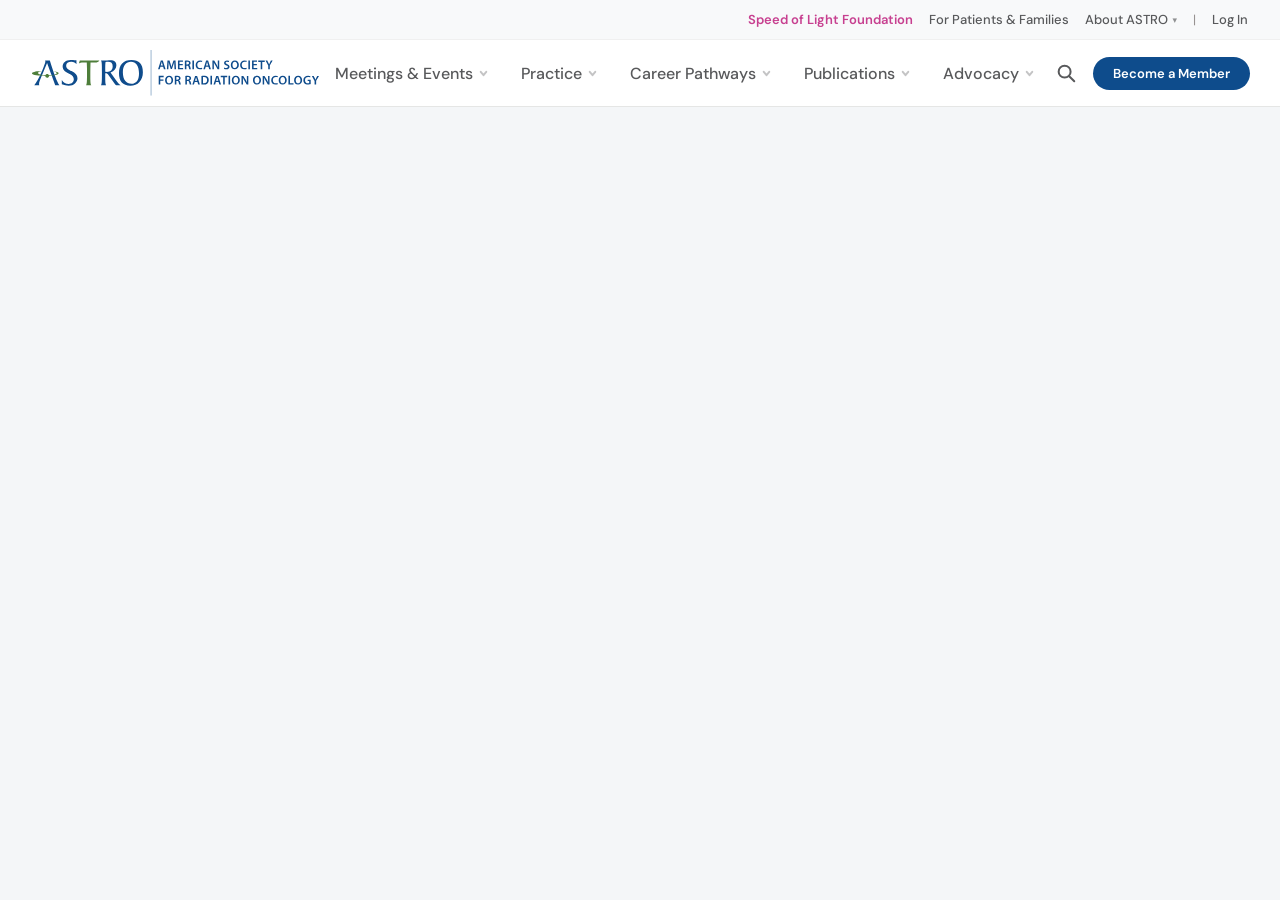
<file: nav-prototype-v3.html>
<!DOCTYPE html>
<html lang="en">
<head>
  <meta charset="UTF-8">
  <meta name="viewport" content="width=device-width, initial-scale=1.0">
  <title>ASTRO.org — Navigation Prototype v3 (Sitemap 3.0)</title>
  <link rel="preconnect" href="https://fonts.googleapis.com">
  <link rel="preconnect" href="https://fonts.gstatic.com" crossorigin>
  <link href="https://fonts.googleapis.com/css2?family=DM+Sans:ital,opsz,wght@0,9..40,400;0,9..40,500;0,9..40,600;0,9..40,700;0,9..40,800&display=swap" rel="stylesheet">
  <style>
    :root {
      /* ── Primary brand ── */
      --color-blue:         #0E4C8C;
      --color-blue-dark:    #0A3A6B;
      --color-green:        #4E7E3A;

      /* ── Accent ── */
      --color-cyan:         #3ABEB6;
      --color-cyan-dark:    #2A9E97;
      --color-plum:         #C74090;

      /* ── Light tint backgrounds ── */
      --color-blue-50:      #E6F0FA;
      --color-cyan-50:      #E3F3EF;
      --color-cyan-25:      #EAF6F5;
      --color-plum-50:      #F2DDE9;
      --color-green-50:     #E5E8DE;
      --color-ivory:        #FBF5E5;
      --color-porcelain:    #FFFAF0;

      /* ── Neutrals ── */
      --color-charcoal:     #58595B;
      --color-granite:      #979291;
      --color-alabaster:    #E5E6E5;
      --color-white:        #FFFFFF;
      --color-light-bg:     #F4F6F8;

      /* ── Brand gradient ── */
      --gradient-brand: linear-gradient(135deg, #0E4C8C 0%, #00CCBE 55%, #1C9E4B 100%);

      /* ── Semantic ── */
      --color-nav-bg:           var(--color-blue);
      --color-nav-text:         var(--color-white);
      --color-nav-hover:        var(--color-cyan);
      --color-dropdown-bg:      var(--color-white);
      --color-dropdown-heading: var(--color-blue);
      --color-dropdown-item:    var(--color-charcoal);
      --color-dropdown-item-hover: var(--color-cyan-50);

      /* ── Layout ── */
      --nav-height:       72px;
      --util-nav-height:  40px;
      --container-max:    1504px;  /* 1440 + 64px padding */
      --radius-sm:        4px;
      --radius-md:        8px;
      --radius-lg:        12px;
      --radius-pill:      999px;

      /* ── Font ── */
      --font-primary: 'DM Sans', system-ui, -apple-system, sans-serif;
    }

    *, *::before, *::after { box-sizing: border-box; margin: 0; padding: 0; }
    body {
      font-family: var(--font-primary);
      color: var(--color-charcoal);
      background: var(--color-light-bg);
      -webkit-font-smoothing: antialiased;
      -moz-osx-font-smoothing: grayscale;
    }
    a { text-decoration: none; color: inherit; }
    ul { list-style: none; }
    button { background: none; border: none; cursor: pointer; font-family: inherit; }

    /* ══════════════════════════════════════════════
       UTILITY NAV
    ══════════════════════════════════════════════ */
    .util-nav {
      background: #F8F9FA;
      height: var(--util-nav-height);
      border-bottom: 1px solid #F0F0F0;
      position: relative;
      z-index: 1000;
    }
    .util-nav__inner {
      max-width: var(--container-max);
      margin: 0 auto;
      padding: 0 2rem;
      height: 100%;
      display: flex;
      align-items: center;
      justify-content: flex-end;
      gap: 16px;
    }

    .util-nav__link {
      display: inline-flex;
      align-items: center;
      gap: 4px;
      font-size: 13px;
      font-weight: 500;
      color: var(--color-charcoal);
      white-space: nowrap;
      transition: color 0.15s;
    }
    .util-nav__link:hover { color: var(--color-blue); }
    .util-nav__link--accent {
      font-weight: 600;
      color: var(--color-plum);
    }
    .util-nav__link--accent:hover { color: #A83578; }
    .util-nav__divider {
      color: var(--color-granite);
      font-size: 13px;
      user-select: none;
    }

    /* Member dropdown */
    .util-member {
      position: relative;
      display: flex;
      align-items: center;
    }
    .util-member__btn {
      display: inline-flex;
      align-items: center;
      gap: 4px;
      font-size: 13px;
      font-weight: 500;
      color: var(--color-charcoal);
      white-space: nowrap;
      transition: color 0.15s;
    }
    .util-member__btn:hover { color: var(--color-blue); }
    .util-member__btn .chev {
      font-size: 9px;
      transition: transform 0.2s;
      opacity: 0.65;
    }
    .util-member.is-open .chev { transform: rotate(180deg); }
    .util-member__panel {
      display: none;
      position: absolute;
      right: 0;
      top: calc(100% + 8px);
      background: var(--color-white);
      min-width: 200px;
      border-radius: var(--radius-md);
      box-shadow: 0 8px 32px rgba(0,0,0,0.12);
      border: 1px solid var(--color-alabaster);
      z-index: 2000;
      overflow: hidden;
    }
    .util-member.is-open .util-member__panel { display: block; }
    .util-member__panel a {
      display: flex;
      align-items: center;
      justify-content: space-between;
      padding: 10px 16px;
      font-size: 14px;
      font-weight: 400;
      color: var(--color-charcoal);
      border-bottom: 1px solid var(--color-alabaster);
      transition: background 0.12s;
    }
    .util-member__panel a:last-child { border-bottom: none; }
    .util-member__panel a:hover { background: var(--color-cyan-50); color: var(--color-blue); }
    .util-member__panel a .ext { font-size: 10px; opacity: 0.45; }
    .util-member__panel .logout { color: var(--color-plum); font-weight: 600; }

    /* ══════════════════════════════════════════════
       PRIMARY NAV
    ══════════════════════════════════════════════ */
    .primary-nav {
      background: var(--color-white);
      border-bottom: 1px solid var(--color-alabaster);
      position: sticky;
      top: 0;
      z-index: 900;
    }
    .primary-nav__inner {
      max-width: var(--container-max);
      margin: 0 auto;
      padding: 10px 2rem;
      height: 100%;
      display: grid;
      grid-template-columns: minmax(max-content, 1fr) auto minmax(max-content, 1fr);
      align-items: center;
    }

    /* Logo */
    .nav-logo {
      display: flex;
      align-items: center;
      flex-shrink: 0;
    }
    .nav-logo img {
      height: 46px;
      width: auto;
      display: block;
    }

    /* Nav items */
    .nav-items {
      display: flex;
      align-items: center;
      justify-content: center;
      height: 100%;
    }
    .nav-item {
      display: flex;
      align-items: center;
    }
    .nav-item__btn {
      display: inline-flex;
      align-items: center;
      gap: 5px;
      padding: 0 16px;
      height: 100%;
      font-size: 16px;
      font-weight: 500;
      color: var(--color-charcoal);
      transition: color 0.15s;
      cursor: pointer;
      white-space: nowrap;
    }
    .nav-item__btn .chev {
      width: 11px;
      height: 11px;
      opacity: 0.35;
      transition: transform 0.2s, opacity 0.15s;
      flex-shrink: 0;
    }
    .nav-item__btn:hover {
      color: var(--color-blue);
    }
    .nav-item__btn:hover .chev {
      opacity: 0.5;
    }
    .nav-item.is-open .nav-item__btn {
      color: var(--color-blue);
    }
    .nav-item.is-open .nav-item__btn .chev {
      transform: rotate(180deg);
      opacity: 0.6;
    }

    /* Right side of nav */
    .nav-right {
      display: flex;
      align-items: center;
      gap: 12px;
      justify-self: end;
    }

    /* Main nav search icon */
    .nav-search {
      display: inline-flex;
      align-items: center;
      justify-content: center;
      color: var(--color-charcoal);
      transition: color 0.15s;
      padding: 4px;
    }
    .nav-search:hover { color: var(--color-blue); }
    .nav-search svg { width: 22px; height: 22px; }

    /* Become a Member CTA */
    .nav-cta {
      background: var(--color-blue);
      color: var(--color-white);
      font-size: 13px;
      font-weight: 600;
      padding: 8px 20px;
      border-radius: var(--radius-pill);
      white-space: nowrap;
      transition: background 0.15s;
      flex-shrink: 0;
    }
    .nav-cta:hover { background: var(--color-blue-dark); }


    /* Hamburger */
    .nav-hamburger {
      display: none;
      align-items: center;
      justify-content: center;
      margin-left: auto;
      width: 40px;
      height: 40px;
      color: var(--color-charcoal);
    }
    .nav-hamburger svg { width: 24px; height: 24px; }

    /* ══════════════════════════════════════════════
       MEGA MENU
    ══════════════════════════════════════════════ */
    .mega {
      position: fixed;
      left: 50%;
      background: var(--color-white);
      box-shadow: 0 8px 32px rgba(0,0,0,0.10);
      border-radius: 0 0 var(--radius-lg) var(--radius-lg);
      z-index: 850;
      display: none;
      opacity: 0;
      transform: translateX(-50%) translateY(-6px);
      transition: opacity 0.2s ease, transform 0.2s ease;
    }
    .mega.is-visible { display: block; }
    .mega.is-open { opacity: 1; transform: translateX(-50%) translateY(0); }
    .mega.is-exiting { opacity: 0; transform: translateX(-50%) translateY(0); transition: opacity 0.15s ease; }

    .mega__inner {
      padding: 28px 32px;
      display: grid;
      column-gap: 0;
      row-gap: 0;
    }
    .mega__inner--3col { grid-template-columns: 280px minmax(250px, auto) minmax(250px, auto); }
    .mega__inner--4col { grid-template-columns: repeat(4, minmax(240px, auto)); }

    .mega__col {
      padding: 0 28px;
      border-right: 1px solid var(--color-alabaster);
      min-width: 170px;
    }
    .mega__col:first-child { padding-left: 0; }
    .mega__col:last-child { border-right: none; padding-right: 0; }

    .mega__col-head {
      display: block;
      font-size: 11px;
      font-weight: 700;
      text-transform: uppercase;
      letter-spacing: 0.08em;
      color: var(--color-blue);
      padding-bottom: 0;
      margin-bottom: 12px;
    }

    .mega__links a {
      display: block;
      font-size: 15px;
      font-weight: 400;
      color: var(--color-charcoal);
      padding: 7px 10px;
      margin: 0 -10px;
      border-radius: var(--radius-sm);
      line-height: 1.4;
      transition: background 0.12s, color 0.12s;
    }
    .mega__links a:hover {
      background: var(--color-cyan-50);
      color: var(--color-blue);
    }
    .mega__links a .ext {
      font-size: 11px;
      opacity: 0.5;
    }
    .mega__links a.strong {
      font-weight: 600;
      color: var(--color-blue);
    }
    .mega__links a.strong:hover { color: var(--color-blue-dark); }
    .mega__links a.cta-link {
      font-weight: 600;
      color: var(--color-cyan-dark);
    }
    .mega__links .sub-note {
      font-size: 13px;
      color: var(--color-granite);
      padding: 2px 10px 6px;
      margin: 0 -10px;
      line-height: 1.5;
    }

    /* Callout card — used sparingly */
    .mega__callout {
      background: var(--color-blue-50);
      border-radius: var(--radius-md);
      padding: 20px 24px;
      margin-top: 20px;
    }
    .mega__col > .mega__callout:first-child {
      margin-top: 0;
    }
    .mega__callout-label {
      font-size: 11px;
      font-weight: 700;
      text-transform: uppercase;
      letter-spacing: 0.08em;
      color: var(--color-cyan-dark);
      margin-bottom: 6px;
    }
    .mega__callout-title {
      font-size: 15px;
      font-weight: 700;
      color: var(--color-blue);
      margin-bottom: 4px;
      line-height: 1.3;
    }
    .mega__callout-desc {
      font-size: 13px;
      color: var(--color-charcoal);
      line-height: 1.5;
      margin-bottom: 10px;
    }
    .mega__callout-link {
      display: inline-flex;
      align-items: center;
      gap: 4px;
      font-size: 13px;
      font-weight: 600;
      color: var(--color-blue);
      transition: color 0.12s;
    }
    .mega__callout-link:hover { color: var(--color-cyan-dark); }

    /* View all link */
    .mega__view-all {
      display: inline-flex;
      align-items: center;
      gap: 4px;
      font-size: 13px;
      font-weight: 600;
      color: var(--color-blue);
      margin-top: 8px;
      padding: 4px 0;
      transition: color 0.12s;
    }
    .mega__view-all:hover { color: var(--color-cyan-dark); }

    .mega-overlay {
      display: none;
      position: fixed;
      inset: 0;
      background: rgba(14,76,140,0.08);
      z-index: 849;
    }
    .mega-overlay.is-visible { display: block; }

    /* ══════════════════════════════════════════════
       MOBILE NAV
    ══════════════════════════════════════════════ */
    .mobile-nav {
      position: fixed;
      inset: 0;
      background: var(--color-white);
      z-index: 2000;
      display: none;
      flex-direction: column;
      overflow: hidden;
    }
    .mobile-nav.is-open { display: flex; }

    .mob-head {
      display: flex;
      align-items: center;
      justify-content: space-between;
      padding: 0 20px;
      height: 56px;
      border-bottom: 1px solid var(--color-alabaster);
      flex-shrink: 0;
    }
    .mob-close {
      width: 36px;
      height: 36px;
      display: flex;
      align-items: center;
      justify-content: center;
      color: var(--color-charcoal);
    }
    .mob-close svg { width: 20px; height: 20px; }
    .mob-body { flex: 1; overflow-y: auto; }

    .mob-l1__btn {
      display: flex;
      align-items: center;
      justify-content: space-between;
      width: 100%;
      padding: 16px 20px;
      font-size: 16px;
      font-weight: 500;
      color: var(--color-charcoal);
      border-bottom: 1px solid var(--color-alabaster);
      text-align: left;
    }
    .mob-l1__btn .chev {
      font-size: 10px;
      transition: transform 0.2s;
      opacity: 0.35;
    }
    .mob-l1.is-open .mob-l1__btn {
      color: var(--color-blue);
      font-weight: 600;
    }
    .mob-l1.is-open .mob-l1__btn .chev { transform: rotate(180deg); opacity: 0.6; }

    .mob-l2 {
      display: none;
      background: var(--color-light-bg);
      border-bottom: 1px solid var(--color-alabaster);
    }
    .mob-l1.is-open .mob-l2 { display: block; }

    .mob-group__title {
      font-size: 11px;
      font-weight: 700;
      text-transform: uppercase;
      letter-spacing: 0.08em;
      color: var(--color-blue);
      padding: 14px 20px 6px 24px;
    }
    .mob-group__links a {
      display: block;
      font-size: 15px;
      font-weight: 400;
      color: var(--color-charcoal);
      padding: 8px 20px 8px 36px;
      border-bottom: 1px solid var(--color-alabaster);
      border-radius: 0;
      transition: background 0.12s, color 0.12s;
    }
    .mob-group__links a:last-child { border-bottom: none; }
    .mob-group__links a:hover { background: var(--color-cyan-50); color: var(--color-blue); }

    .mob-footer {
      padding: 20px;
      border-top: 1px solid var(--color-alabaster);
      flex-shrink: 0;
    }
    .mob-footer__cta {
      display: block;
      background: var(--color-blue);
      color: var(--color-white);
      text-align: center;
      padding: 14px;
      font-size: 15px;
      font-weight: 700;
      border-radius: var(--radius-pill);
      margin-bottom: 12px;
      transition: background 0.15s;
    }
    .mob-footer__cta:hover { background: var(--color-blue-dark); }
    .mob-footer__links {
      display: flex;
      flex-wrap: wrap;
      gap: 6px 16px;
      justify-content: center;
    }
    .mob-footer__links a {
      font-size: 13px;
      color: var(--color-granite);
      transition: color 0.12s;
    }
    .mob-footer__links a:hover { color: var(--color-blue); }
    .nav-logo--mobile svg { height: 34px; width: auto; }

    /* ══════════════════════════════════════════════
       EMPTY PAGE BELOW NAV
    ══════════════════════════════════════════════ */
    .page-placeholder {
      max-width: var(--container-max);
      margin: 0 auto;
      padding: 80px 2rem;
      text-align: center;
    }
    .page-placeholder__label {
      font-size: 11px;
      font-weight: 700;
      text-transform: uppercase;
      letter-spacing: 0.08em;
      color: var(--color-cyan);
      margin-bottom: 8px;
    }
    .page-placeholder__title {
      font-size: 24px;
      font-weight: 800;
      color: var(--color-blue);
      letter-spacing: -0.01em;
      margin-bottom: 8px;
    }
    .page-placeholder__desc {
      font-size: 15px;
      color: var(--color-granite);
      line-height: 1.7;
      max-width: 480px;
      margin: 0 auto;
    }

    /* Speed of Light — green external link */
    .mega__links a.green-ext {
      color: var(--color-green);
      font-weight: 500;
    }
    .mega__links a.green-ext:hover {
      background: var(--color-green-50);
      color: var(--color-green);
    }

    /* Podcast cards */
    .podcast-card {
      display: flex;
      flex-direction: row;
      align-items: center;
      gap: 12px;
      padding: 4px 0;
      margin-bottom: 10px;
    }
    .podcast-card:last-of-type { margin-bottom: 0; }
    .podcast-card__img {
      width: 56px;
      height: 56px;
      border-radius: var(--radius-sm);
      flex-shrink: 0;
      object-fit: cover;
    }
    .podcast-card__info {
      display: flex;
      flex-direction: column;
      gap: 4px;
    }
    .podcast-card__name {
      font-size: 14px;
      font-weight: 500;
      color: var(--color-charcoal);
      line-height: 1.3;
    }
    .podcast-card__listen {
      font-size: 12px;
      font-weight: 600;
      color: var(--color-blue);
      display: inline-flex;
      align-items: center;
      gap: 3px;
      transition: color 0.12s;
    }
    .podcast-card__listen:hover { color: var(--color-cyan-dark); }

    /* ══════════════════════════════════════════════
       FOCUS STYLES
    ══════════════════════════════════════════════ */
    :focus-visible {
      outline: 2px solid var(--color-cyan);
      outline-offset: 2px;
    }

    /* ══════════════════════════════════════════════
       RESPONSIVE
    ══════════════════════════════════════════════ */
    @media (max-width: 1024px) {
      .mega__inner--4col { grid-template-columns: repeat(2, auto); }
      .mega__col { margin-bottom: 20px; }
    }
    @media (max-width: 900px) {
      .nav-items { display: none; }
      .nav-right { display: none; }
      .nav-hamburger { display: flex; }
      .util-nav { display: none; }
    }
  </style>
</head>
<body>

<!-- ═══════════════════════════════════════════════
     UTILITY NAV
════════════════════════════════════════════════ -->
<nav class="util-nav" aria-label="Utility navigation">
  <div class="util-nav__inner">
    <a href="#" class="util-nav__link util-nav__link--accent">Speed of Light Foundation</a>
    <a href="#" class="util-nav__link">For Patients &amp; Families</a>
    <div class="util-member" id="aboutDrop">
      <button class="util-member__btn" aria-expanded="false" aria-haspopup="true">
        About ASTRO <span class="chev">&#9662;</span>
      </button>
      <div class="util-member__panel" role="menu">
        <a href="#">Mission &amp; Vision</a>
        <a href="#">Board &amp; Leadership</a>
        <a href="#">Governance</a>
        <a href="#">History</a>
        <a href="#">What is Radiation Oncology?</a>
        <a href="#">Jobs at ASTRO</a>
      </div>
    </div>
    <span class="util-nav__divider">|</span>
    <a href="#" class="util-nav__link">Log In</a>
  </div>
</nav>

<!-- ═══════════════════════════════════════════════
     PRIMARY NAV
════════════════════════════════════════════════ -->
<header class="primary-nav" id="primaryNav">
  <div class="primary-nav__inner">
    <a href="#" class="nav-logo" aria-label="ASTRO home">
      <img src="astro-logo.svg" alt="ASTRO" width="231" height="37">
    </a>

    <nav class="nav-items" aria-label="Primary navigation">
      <div class="nav-item" data-menu="meetings">
        <button class="nav-item__btn" aria-expanded="false" aria-haspopup="true">
          Meetings &amp; Events <svg class="chev" viewBox="0 0 10 10" fill="none" stroke="currentColor" stroke-width="1.8" stroke-linecap="round" stroke-linejoin="round"><path d="M2.5 3.5L5 6.5L7.5 3.5"/></svg>
        </button>
      </div>
      <div class="nav-item" data-menu="practice">
        <button class="nav-item__btn" aria-expanded="false" aria-haspopup="true">
          Practice <svg class="chev" viewBox="0 0 10 10" fill="none" stroke="currentColor" stroke-width="1.8" stroke-linecap="round" stroke-linejoin="round"><path d="M2.5 3.5L5 6.5L7.5 3.5"/></svg>
        </button>
      </div>
      <div class="nav-item" data-menu="careers">
        <button class="nav-item__btn" aria-expanded="false" aria-haspopup="true">
          Career Pathways <svg class="chev" viewBox="0 0 10 10" fill="none" stroke="currentColor" stroke-width="1.8" stroke-linecap="round" stroke-linejoin="round"><path d="M2.5 3.5L5 6.5L7.5 3.5"/></svg>
        </button>
      </div>
      <div class="nav-item" data-menu="publications">
        <button class="nav-item__btn" aria-expanded="false" aria-haspopup="true">
          Publications <svg class="chev" viewBox="0 0 10 10" fill="none" stroke="currentColor" stroke-width="1.8" stroke-linecap="round" stroke-linejoin="round"><path d="M2.5 3.5L5 6.5L7.5 3.5"/></svg>
        </button>
      </div>
      <div class="nav-item" data-menu="advocacy">
        <button class="nav-item__btn" aria-expanded="false" aria-haspopup="true">
          Advocacy <svg class="chev" viewBox="0 0 10 10" fill="none" stroke="currentColor" stroke-width="1.8" stroke-linecap="round" stroke-linejoin="round"><path d="M2.5 3.5L5 6.5L7.5 3.5"/></svg>
        </button>
      </div>
    </nav>

    <div class="nav-right">
      <button class="nav-search" aria-label="Search">
        <svg viewBox="0 0 24 24" fill="none" stroke="currentColor" stroke-width="2.2" stroke-linecap="round" stroke-linejoin="round"><circle cx="10.5" cy="10.5" r="6.5"/><path d="M15.5 15.5L21 21"/></svg>
      </button>
      <a href="#" class="nav-cta">Become a Member</a>
    </div>

    <button class="nav-hamburger" id="hamburgerBtn" aria-label="Open menu" aria-expanded="false">
      <svg viewBox="0 0 24 24" fill="none" stroke="currentColor" stroke-width="2.5">
        <path d="M3 6h18M3 12h18M3 18h18"/>
      </svg>
    </button>
  </div>
</header>

<!-- ═══════════════════════════════════════════════
     MEGA MENUS
════════════════════════════════════════════════ -->

<!-- Meetings & Events -->
<div class="mega" id="mega-meetings" role="region" aria-label="Meetings &amp; Events menu">
  <div class="mega__inner mega__inner--3col">
    <div class="mega__col">
      <div class="mega__callout">
        <div class="mega__callout-label">Save the Date</div>
        <div class="mega__callout-title">ASTRO 2026 Annual Meeting</div>
        <div class="mega__callout-desc">Join us in San Diego, September 13&ndash;16 for the premier radiation oncology event of the year.</div>
        <a href="#" class="mega__callout-link">Register Now &#8594;</a>
      </div>
    </div>
    <div class="mega__col">
      <span class="mega__col-head">Annual Meeting</span>
      <div class="mega__links">
        <a href="#">Attend</a>
        <a href="#">Learn</a>
        <a href="#">Exhibitors</a>
        <a href="#">Become an Exhibitor</a>
      </div>
    </div>
    <div class="mega__col">
      <span class="mega__col-head">Events</span>
      <div class="mega__links">
        <a href="#">Head &amp; Neck Symposium</a>
        <a href="#">Radiopharmaceutical Symposium</a>
        <a href="#">Annual Refresher Course</a>
        <a href="#">Coding &amp; Coverage Seminar</a>
        <a href="#">Advocacy Day</a>
      </div>
    </div>
  </div>
</div>

<!-- Practice -->
<div class="mega" id="mega-practice" role="region" aria-label="Practice menu">
  <div class="mega__inner mega__inner--4col">
    <div class="mega__col">
      <span class="mega__col-head">Learn &amp; Certify</span>
      <div class="mega__links">
        <a href="#">ASTRO Academy <span class="ext">&#8599;</span></a>
        <a href="#">Clinical Practice Guidelines</a>
        <a href="#">Consensus Statements</a>
        <a href="#">eContouring</a>
        <a href="#">Radiopharmaceutical Therapy</a>
        <a href="#">Continuing Certification</a>
        <a href="#">Journal Activities</a>
        <a href="#">Functional Radiation Medicine</a>
      </div>
    </div>
    <div class="mega__col">
      <span class="mega__col-head">Improve Quality</span>
      <div class="mega__links">
        <a href="#">RO-ILS</a>
        <a href="#">Safety is No Accident</a>
        <a href="#">Data Standards</a>
        <a href="#">Quality Measures</a>
        <a href="#">Disaster Management</a>
        <a href="#">APEx Accreditation</a>
      </div>
    </div>
    <div class="mega__col">
      <span class="mega__col-head">Manage Your Practice</span>
      <div class="mega__links">
        <a href="#">Reimbursement</a>
        <a href="#">APEx Accreditation</a>
      </div>
    </div>
    <div class="mega__col">
      <span class="mega__col-head">Educate Patients &amp; Others</span>
      <div class="mega__links">
        <a href="#">Patient Videos</a>
        <a href="#">Patient Brochures</a>
        <a href="#">Radiation Therapy Presentations</a>
        <a href="#" class="green-ext">Speed of Light Foundation <span class="ext">&#8599;</span></a>
      </div>
    </div>
  </div>
</div>

<!-- Career Pathways -->
<div class="mega" id="mega-careers" role="region" aria-label="Career Pathways menu">
  <div class="mega__inner mega__inner--4col">
    <div class="mega__col">
      <span class="mega__col-head">Careers in Radiation Oncology</span>
      <div class="mega__links">
        <a href="#">Radiation Oncologist</a>
        <a href="#">Medical Physicist</a>
        <a href="#">Radiation Oncology Nurse</a>
        <a href="#">Medical Dosimetrist</a>
        <a href="#">Radiation Therapist</a>
      </div>
    </div>
    <div class="mega__col">
      <span class="mega__col-head">Networking</span>
      <div class="mega__links">
        <a href="#">Residents Association (ARRO)</a>
        <a href="#">Research Career Support (ASTRO ROCKS)</a>
        <a href="#">Radiation Oncology-Biology Integration Network (ROBIN)</a>
        <a href="#">Mentor Connect</a>
        <a href="#">Membership Directory</a>
      </div>
    </div>
    <div class="mega__col">
      <span class="mega__col-head">Committees &amp; Interest Groups</span>
      <div class="mega__links">
        <a href="#">Committees</a>
        <a href="#">Interest Groups</a>
        <a href="#">International Ambassador Program</a>
      </div>
    </div>
    <div class="mega__col">
      <div class="mega__callout">
        <div class="mega__callout-label">For Every Stage</div>
        <div class="mega__callout-title">Build your career with ASTRO</div>
        <div class="mega__callout-desc">From medical student to established practitioner &mdash; find mentors, committees, and funding to grow your path in radiation oncology.</div>
        <a href="#" class="mega__callout-link">Explore Opportunities &#8594;</a>
      </div>
    </div>
  </div>
</div>

<!-- Publications -->
<div class="mega" id="mega-publications" role="region" aria-label="Publications menu">
  <div class="mega__inner mega__inner--3col">
    <div class="mega__col">
      <span class="mega__col-head">Journals</span>
      <div class="mega__links">
        <a href="#">Red Journal</a>
        <a href="#">Practical Radiation Oncology (PRO)</a>
        <a href="#">Advances in Radiation Oncology</a>
      </div>
    </div>
    <div class="mega__col">
      <span class="mega__col-head">Society News</span>
      <div class="mega__links">
        <a href="#">ASTROgram</a>
        <a href="#">ASTROnews</a>
        <a href="#">ASTROblog</a>
        <a href="#">President's Corner</a>
        <a href="#">Press Room</a>
      </div>
    </div>
    <div class="mega__col">
      <span class="mega__col-head">Podcasts</span>
      <div class="mega__links">
        <div class="podcast-card">
          <img class="podcast-card__img" src="imgs/OnTarget_logo.jpg" alt="On Target podcast">
          <div class="podcast-card__info">
            <span class="podcast-card__name">On Target</span>
            <a href="#" class="podcast-card__listen">Listen Now &#8594;</a>
          </div>
        </div>
        <div class="podcast-card">
          <img class="podcast-card__img" src="imgs/RadOncReportLogo.jpg" alt="RadOnc Report podcast">
          <div class="podcast-card__info">
            <span class="podcast-card__name">RadOnc Report</span>
            <a href="#" class="podcast-card__listen">Listen Now &#8594;</a>
          </div>
        </div>
      </div>
    </div>
  </div>
</div>

<!-- Advocacy -->
<div class="mega" id="mega-advocacy" role="region" aria-label="Advocacy menu">
  <div class="mega__inner mega__inner--3col">
    <div class="mega__col">
      <span class="mega__col-head">Become an Advocate</span>
      <div class="mega__links">
        <a href="#">Advocacy Day 2026</a>
        <a href="#">Key Issues</a>
        <a href="#">Radiation Oncology Case Rate Program (ROCR)</a>
        <a href="#">Advocacy Resources</a>
      </div>
    </div>
    <div class="mega__col">
      <span class="mega__col-head">ASTRO PAC</span>
      <div class="mega__links">
        <a href="#">ASTRO PAC Donors</a>
        <a href="#">ASTRO PAC Toolkit</a>
        <a href="#">PAC Board</a>
      </div>
    </div>
    <div class="mega__col">
      <div class="mega__callout">
        <div class="mega__callout-label">Washington Update</div>
        <div class="mega__callout-title">What's Happening in Washington</div>
        <div class="mega__callout-desc">Stay informed on the federal policy issues shaping radiation oncology practice and reimbursement.</div>
        <a href="#" class="mega__callout-link">Get Newsletter &#8594;</a>
      </div>
    </div>
  </div>
</div>


<div class="mega-overlay" id="megaOverlay"></div>

<!-- ═══════════════════════════════════════════════
     MOBILE NAV
════════════════════════════════════════════════ -->
<div class="mobile-nav" id="mobileNav" role="dialog" aria-modal="true" aria-label="Site navigation">
  <div class="mob-head">
    <a href="#" class="nav-logo nav-logo--mobile" aria-label="ASTRO home">
      <svg width="231" height="37" viewBox="0 0 231 37" fill="none" xmlns="http://www.w3.org/2000/svg"><g clip-path="url(#clip0_mob)"><path d="M23.9976 24.1548C25.2117 26.2054 27.1617 27.3188 29.5834 27.3188C32.0052 27.3188 33.647 25.6707 33.647 23.532C33.647 21.6701 32.4959 20.4938 30.3257 19.3112C27.0988 17.5436 24.677 16.361 24.677 13.2599C24.677 10.3726 27.0988 8.07666 31.1309 8.07666C32.716 8.07666 33.8294 8.20247 34.4207 8.20247C34.578 8.20247 34.7604 8.23392 35.012 8.23392H35.7857V11.4609C35.012 10.1588 33.5841 9.44166 31.6907 9.44166C28.9607 9.44166 27.5013 10.7752 27.5013 12.5805C27.5013 14.7822 29.3947 15.7131 31.8165 16.9901C34.9806 18.6696 36.5972 20.2799 36.5972 22.7017C36.5972 25.8972 33.647 28.7278 29.4891 28.7278C27.7844 28.7278 25.9791 28.2938 23.9913 27.5452V24.161L23.9976 24.1548Z" fill="#0F4C8C"/><path d="M44.2777 19.5942V18.3865C44.2777 15.8074 44.2462 13.0774 44.089 10.1273H40.7991C39.7109 10.1273 38.7485 10.2216 37.7231 10.901L38.4717 8.44775H54.2416C53.4679 9.6555 52.4425 10.0329 50.8888 10.0329L47.102 10.0644C46.9762 13.3228 46.9448 16.2415 46.9448 18.8205C46.9448 24.4378 46.9448 27.5452 47.7185 28.3504H43.4977C44.2399 27.5767 44.2714 24.7209 44.2714 19.5942" fill="#4E7E3A"/><path d="M60.2425 17.6694C63.287 17.6694 64.9288 15.9962 64.9288 13.1089C64.9288 10.6557 63.721 9.47937 61.1735 9.47937C60.6136 9.47937 59.9594 9.47937 59.2172 9.57373C58.997 10.5676 58.9404 12.6497 58.9404 15.7823V17.5499C59.343 17.6442 59.777 17.6757 60.2425 17.6757M63.1298 8.23389C66.2938 8.23389 67.9104 9.63034 67.9104 12.2094C67.9104 14.7884 66.2938 16.7699 63.1927 18.0783L67.6336 24.2554C69.1244 26.306 70.3636 27.671 71.3575 28.3567H68.4073C67.6336 28.3567 67.3191 28.1994 66.8536 27.5515L61.5446 20.1037C60.9218 19.2357 60.4564 18.7702 59.1857 18.7702H58.9404V20.6636C58.9404 24.9788 58.9404 27.4949 59.7141 28.363H55.4933C56.2418 27.5892 56.2733 24.6076 56.2733 19.2671V17.9965C56.2733 12.4107 56.2733 9.27179 55.4933 8.46663H56.3928C59.5568 8.46663 61.7962 8.24647 63.1298 8.24647" fill="#0F4C8C"/><path d="M86.1461 18.9401C86.1461 12.9517 83.6299 9.47311 79.6859 9.47311C75.7419 9.47311 73.1377 12.4547 73.1377 17.9462C73.1377 23.9094 75.7733 27.2307 80.0885 27.2307C83.7809 27.2307 86.1398 24.2491 86.1398 18.9401M69.9988 18.7891C69.9988 11.8634 73.5088 8.07666 80.0256 8.07666C86.1398 8.07666 89.2472 11.3665 89.2472 17.8204C89.2472 24.2743 85.2403 28.7153 79.1261 28.7153C73.0119 28.7153 69.9988 25.1423 69.9988 18.7828" fill="#0F4C8C"/><path d="M14.3608 8.391H10.4985C10.6558 8.69923 10.7501 9.01374 10.7501 9.35342C10.7501 9.78745 9.87578 12.7187 7.69932 17.7888C5.73673 22.3996 3.86851 25.9159 1.84302 28.3439H5.8248C5.73044 28.0357 5.66754 27.7212 5.66754 27.3752C5.66754 26.0039 6.25883 24.6075 6.94448 22.9531L8.28432 19.6822L8.78126 18.531L12.1466 10.4983L15.0716 18.531L15.5308 19.6822H15.5371L18.6822 28.3377H22.079C20.3051 25.8152 17.594 19.1852 14.3608 8.37842" fill="#0F4C8C"/><path d="M21.4313 18.6128C21.3621 18.248 20.9847 18.053 20.6827 17.9146C20.2927 17.7322 19.8776 17.5812 19.4624 17.4617C18.8271 17.273 18.1918 17.1346 17.5313 17.0339C17.5502 17.0905 17.6194 17.2604 17.6571 17.3673C19.3177 17.663 20.0097 18.4681 19.8336 18.9902C19.7455 19.2481 19.3177 19.613 17.9213 19.9212C17.3111 20.0533 16.6884 20.1476 16.0656 20.2168C15.2731 20.3049 14.4742 20.3489 13.6753 20.3615C13.4992 19.7136 12.9079 19.2356 12.2097 19.2356C11.5114 19.2356 10.939 19.6947 10.7503 20.3238C10.1213 20.2986 9.48595 20.2672 8.86321 20.2168C7.84417 20.1414 6.82514 19.9715 5.89417 19.5312C5.47901 19.3299 4.91917 19.072 4.92546 18.531C4.92546 18.3297 5.03239 18.1033 5.1582 17.9523C5.71804 17.3107 6.66159 17.2101 7.44788 17.1346C7.46046 17.1346 7.59885 16.8955 7.59885 16.8955C4.46626 16.8893 0.553672 17.6567 0.119639 18.4241C-0.0816519 18.7826 -0.0313293 19.1035 0.258026 19.3928C1.43432 20.5502 8.83175 20.8962 9.80047 20.9214C10.0961 20.9276 10.398 20.9339 10.6937 20.9339C10.7818 21.6888 11.4234 22.2738 12.2034 22.2738C12.9834 22.2738 13.669 21.6447 13.7193 20.8459C14.6692 20.783 15.6127 20.6949 16.55 20.5565C17.2923 20.4496 18.0282 20.3301 18.7579 20.1665C19.475 20.003 20.211 19.8583 20.8589 19.4935C21.1671 19.3173 21.5068 19.0091 21.4313 18.6191" fill="#4E7E3A"/><path d="M95.8396 0V36.7985" stroke="#0F4C8C" stroke-width="0.339678"/><path d="M105.344 12.4988L104.803 10.7941C104.671 10.3726 104.558 9.90085 104.457 9.50456H104.438C104.338 9.90714 104.231 10.3852 104.111 10.7941L103.577 12.4988H105.351H105.344ZM103.363 13.4549L102.765 15.4175H101.463L103.677 8.50439H105.288L107.533 15.4175H106.181L105.558 13.4549H103.363Z" fill="#0F4C8C"/><path d="M114.572 12.5931C114.528 11.6999 114.478 10.6242 114.49 9.68069H114.459C114.232 10.5299 113.943 11.4671 113.641 12.3415L112.635 15.3357H111.66L110.735 12.3792C110.471 11.4986 110.219 10.555 110.037 9.68069H110.018C109.986 10.5928 109.949 11.6936 109.892 12.6371L109.741 15.4175H108.559L109.018 8.50439H110.678L111.584 11.2847C111.83 12.0962 112.043 12.9139 112.22 13.6876H112.251C112.433 12.9391 112.672 12.0836 112.937 11.2784L113.893 8.51068H115.535L115.937 15.4238H114.704L114.572 12.5994V12.5931Z" fill="#0F4C8C"/><path d="M121.34 12.3477H118.736V14.3795H121.649V15.4111H117.472V8.49805H121.498V9.53595H118.736V11.3161H121.34V12.3477Z" fill="#0F4C8C"/><path d="M124.266 11.65H125.014C125.863 11.65 126.398 11.1971 126.398 10.5115C126.398 9.75034 125.863 9.40437 125.046 9.40437C124.643 9.40437 124.392 9.43582 124.266 9.46728V11.6563V11.65ZM123.014 8.59292C123.486 8.51115 124.196 8.44824 124.92 8.44824C125.914 8.44824 126.593 8.61179 127.052 9.00179C127.43 9.31631 127.65 9.80066 127.65 10.3857C127.65 11.2789 127.046 11.8828 126.398 12.1218V12.1532C126.889 12.3357 127.191 12.82 127.361 13.4868C127.574 14.3486 127.763 15.1474 127.908 15.4179H126.606C126.505 15.2104 126.342 14.6505 126.147 13.7887C125.952 12.8829 125.624 12.5999 124.907 12.581H124.272V15.4242H123.02V8.59921L123.014 8.59292Z" fill="#0F4C8C"/><path d="M130.373 8.49805H129.109V15.4111H130.373V8.49805Z" fill="#0F4C8C"/><path d="M137.029 15.2103C136.733 15.3612 136.073 15.5311 135.242 15.5311C133.047 15.5311 131.713 14.1472 131.713 12.0399C131.713 9.76284 133.292 8.38525 135.406 8.38525C136.236 8.38525 136.834 8.56138 137.085 8.69348L136.809 9.69993C136.481 9.55526 136.029 9.43574 135.456 9.43574C134.053 9.43574 133.034 10.3164 133.034 11.9833C133.034 13.4993 133.928 14.4743 135.444 14.4743C135.959 14.4743 136.488 14.3737 136.821 14.2164L137.029 15.2103Z" fill="#0F4C8C"/><path d="M141.803 12.4988L141.262 10.7941C141.13 10.3726 141.017 9.90085 140.916 9.50456H140.897C140.797 9.90714 140.69 10.3852 140.57 10.7941L140.035 12.4988H141.809H141.803ZM139.822 13.4549L139.224 15.4175H137.922L140.136 8.50439H141.746L143.992 15.4175H142.64L142.017 13.4549H139.822Z" fill="#0F4C8C"/><path d="M145.219 15.4111V8.49805H146.653L148.439 11.4608C148.899 12.2282 149.301 13.0334 149.622 13.7819H149.641C149.559 12.8572 149.528 11.964 149.528 10.9072V8.49805H150.698V15.4111H149.396L147.59 12.3603C147.15 11.6118 146.691 10.7626 146.351 9.98257L146.32 9.99515C146.37 10.8884 146.382 11.8005 146.382 12.939V15.4111H145.225H145.219Z" fill="#0F4C8C"/><path d="M154.761 14.0397C155.17 14.2788 155.786 14.48 156.434 14.48C157.246 14.48 157.699 14.1026 157.699 13.5365C157.699 13.0144 157.353 12.7062 156.466 12.3854C155.327 11.9765 154.598 11.3726 154.598 10.3725C154.598 9.24019 155.541 8.37842 157.038 8.37842C157.787 8.37842 158.34 8.54197 158.699 8.72439L158.391 9.74342C158.145 9.61132 157.661 9.41632 157.019 9.41632C156.22 9.41632 155.868 9.84407 155.868 10.2466C155.868 10.7813 156.271 11.0266 157.189 11.3852C158.391 11.8381 158.976 12.442 158.976 13.4358C158.976 14.5429 158.133 15.5179 156.346 15.5179C155.617 15.5179 154.855 15.3041 154.478 15.0776L154.755 14.0334L154.761 14.0397Z" fill="#0F4C8C"/><path d="M161.347 11.9833C161.347 13.3924 162.058 14.5183 163.266 14.5183C164.473 14.5183 165.172 13.3798 165.172 11.933C165.172 10.6309 164.524 9.38542 163.266 9.38542C162.008 9.38542 161.347 10.5554 161.347 11.9833ZM166.511 11.8827C166.511 14.2038 165.109 15.5248 163.196 15.5248C161.284 15.5248 160.014 14.034 160.014 12.0085C160.014 9.983 161.347 8.38525 163.297 8.38525C165.247 8.38525 166.511 9.91381 166.511 11.8827Z" fill="#0F4C8C"/><path d="M172.808 15.2103C172.512 15.3612 171.852 15.5311 171.022 15.5311C168.826 15.5311 167.493 14.1472 167.493 12.0399C167.493 9.76284 169.072 8.38525 171.185 8.38525C172.016 8.38525 172.613 8.56138 172.865 8.69348L172.588 9.69993C172.261 9.55526 171.808 9.43574 171.236 9.43574C169.833 9.43574 168.814 10.3164 168.814 11.9833C168.814 13.4993 169.707 14.4743 171.223 14.4743C171.739 14.4743 172.267 14.3737 172.601 14.2164L172.808 15.2103Z" fill="#0F4C8C"/><path d="M175.412 8.49805H174.148V15.4111H175.412V8.49805Z" fill="#0F4C8C"/><path d="M180.979 12.3477H178.375V14.3795H181.288V15.4111H177.111V8.49805H181.13V9.53595H178.375V11.3161H180.979V12.3477Z" fill="#0F4C8C"/><path d="M184.08 9.55482H182.105V8.49805H187.332V9.55482H185.338V15.4111H184.08V9.55482Z" fill="#0F4C8C"/><path d="M190.132 15.4111V12.5302L187.949 8.49805H189.383L190.213 10.2719C190.453 10.7877 190.622 11.1714 190.811 11.6432H190.83C191.006 11.2029 191.201 10.7689 191.434 10.2719L192.264 8.49805H193.692L191.396 12.4987V15.4111H190.132Z" fill="#0F4C8C"/><path d="M101.979 20.8086H105.973V21.8465H103.243V23.7588H105.785V24.7904H103.243V27.728H101.979V20.8086Z" fill="#0F4C8C"/><path d="M108.433 24.2997C108.433 25.7088 109.144 26.8347 110.351 26.8347C111.559 26.8347 112.257 25.6962 112.257 24.2494C112.257 22.9473 111.609 21.7018 110.351 21.7018C109.093 21.7018 108.433 22.8718 108.433 24.2997ZM113.597 24.1991C113.597 26.5202 112.188 27.8412 110.282 27.8412C108.376 27.8412 107.099 26.3504 107.099 24.3249C107.099 22.2994 108.433 20.7017 110.383 20.7017C112.333 20.7017 113.597 22.2302 113.597 24.1991Z" fill="#0F4C8C"/><path d="M116.189 23.9601H116.937C117.787 23.9601 118.321 23.5072 118.321 22.8215C118.321 22.0604 117.787 21.7144 116.969 21.7144C116.566 21.7144 116.315 21.7459 116.189 21.7773V23.9664V23.9601ZM114.937 20.903C115.409 20.8212 116.12 20.7583 116.843 20.7583C117.837 20.7583 118.516 20.9219 118.975 21.3119C119.353 21.6264 119.573 22.1107 119.573 22.6957C119.573 23.589 118.969 24.1928 118.321 24.4319V24.4633C118.812 24.6457 119.114 25.1301 119.284 25.7969C119.498 26.6586 119.686 27.4575 119.831 27.728H118.529C118.428 27.5204 118.265 26.9606 118.07 26.0988C117.875 25.193 117.547 24.9099 116.83 24.8911H116.195V27.7343H114.943V20.9093L114.937 20.903Z" fill="#0F4C8C"/><path d="M124.668 23.9601H125.417C126.266 23.9601 126.801 23.5072 126.801 22.8215C126.801 22.0604 126.266 21.7144 125.448 21.7144C125.046 21.7144 124.794 21.7459 124.668 21.7773V23.9664V23.9601ZM123.416 20.903C123.888 20.8212 124.599 20.7583 125.322 20.7583C126.316 20.7583 126.996 20.9219 127.455 21.3119C127.832 21.6264 128.052 22.1107 128.052 22.6957C128.052 23.589 127.448 24.1928 126.801 24.4319V24.4633C127.291 24.6457 127.593 25.1301 127.763 25.7969C127.977 26.6586 128.166 27.4575 128.31 27.728H127.008C126.908 27.5204 126.744 26.9606 126.549 26.0988C126.354 25.193 126.027 24.9099 125.31 24.8911H124.674V27.7343H123.423V20.9093L123.416 20.903Z" fill="#0F4C8C"/><path d="M132.946 24.8151L132.405 23.1104C132.273 22.689 132.16 22.2172 132.059 21.8209H132.04C131.94 22.2235 131.833 22.7016 131.713 23.1104L131.179 24.8151H132.952H132.946ZM130.965 25.7649L130.367 27.7275H129.065L131.279 20.8145H132.89L135.135 27.7275H133.783L133.16 25.7649H130.965Z" fill="#0F4C8C"/><path d="M137.626 26.7593C137.802 26.7907 138.067 26.7907 138.325 26.7907C139.966 26.8033 140.941 25.8975 140.941 24.1425C140.954 22.614 140.067 21.7396 138.488 21.7396C138.085 21.7396 137.802 21.771 137.626 21.8088V26.753V26.7593ZM136.362 20.903C136.915 20.8086 137.626 20.7583 138.375 20.7583C139.671 20.7583 140.564 21.0225 141.199 21.5572C141.866 22.0981 142.275 22.9222 142.275 24.0985C142.275 25.2748 141.853 26.2561 141.199 26.8473C140.514 27.4701 139.413 27.7909 138.067 27.7909C137.324 27.7909 136.777 27.7469 136.362 27.6965V20.8904V20.903Z" fill="#0F4C8C"/><path d="M144.892 20.8086H143.627V27.7217H144.892V20.8086Z" fill="#0F4C8C"/><path d="M149.962 24.8151L149.421 23.1104C149.289 22.689 149.175 22.2172 149.075 21.8209H149.056C148.955 22.2235 148.848 22.7016 148.729 23.1104L148.194 24.8151H149.968H149.962ZM147.98 25.7649L147.383 27.7275H146.08L148.295 20.8145H149.905L152.151 27.7275H150.798L150.175 25.7649H147.98Z" fill="#0F4C8C"/><path d="M153.868 21.8654H151.899V20.8086H157.12V21.8654H155.132V27.728H153.868V21.8654Z" fill="#0F4C8C"/><path d="M159.454 20.8086H158.189V27.7217H159.454V20.8086Z" fill="#0F4C8C"/><path d="M162.127 24.2997C162.127 25.7088 162.838 26.8347 164.046 26.8347C165.253 26.8347 165.952 25.6962 165.952 24.2494C165.952 22.9473 165.304 21.7018 164.046 21.7018C162.788 21.7018 162.127 22.8718 162.127 24.2997ZM167.292 24.1991C167.292 26.5202 165.889 27.8412 163.976 27.8412C162.064 27.8412 160.794 26.3504 160.794 24.3249C160.794 22.2994 162.127 20.7017 164.077 20.7017C166.027 20.7017 167.292 22.2302 167.292 24.1991Z" fill="#0F4C8C"/><path d="M168.631 27.7275V20.8145H170.066L171.852 23.7772C172.311 24.5446 172.714 25.3498 173.035 26.0983H173.053C172.972 25.1737 172.94 24.2804 172.94 23.2237V20.8145H174.11V27.7275H172.808L171.003 24.6767C170.562 23.9282 170.103 23.079 169.764 22.299L169.732 22.3116C169.782 23.2048 169.795 24.1169 169.795 25.2554V27.7275H168.638H168.631Z" fill="#0F4C8C"/><path d="M179.18 24.2997C179.18 25.7088 179.891 26.8347 181.099 26.8347C182.307 26.8347 183.005 25.6962 183.005 24.2494C183.005 22.9473 182.357 21.7018 181.099 21.7018C179.841 21.7018 179.18 22.8718 179.18 24.2997ZM184.345 24.1991C184.345 26.5202 182.942 27.8412 181.03 27.8412C179.117 27.8412 177.847 26.3504 177.847 24.3249C177.847 22.2994 179.18 20.7017 181.13 20.7017C183.08 20.7017 184.345 22.2302 184.345 24.1991Z" fill="#0F4C8C"/><path d="M185.691 27.7275V20.8145H187.125L188.911 23.7772C189.371 24.5446 189.773 25.3498 190.094 26.0983H190.113C190.031 25.1737 190 24.2804 190 23.2237V20.8145H191.17V27.7275H189.867L188.062 24.6767C187.622 23.9282 187.163 23.079 186.823 22.299L186.791 22.3116C186.842 23.2048 186.854 24.1169 186.854 25.2554V27.7275H185.697H185.691Z" fill="#0F4C8C"/><path d="M197.837 27.5203C197.542 27.6713 196.881 27.797 196.051 27.797C193.856 27.797 192.522 26.4573 192.522 24.35C192.522 22.0729 194.101 20.6953 196.215 20.6953C197.045 20.6953 197.642 20.8714 197.894 21.0035L197.617 22.01C197.29 21.8653 196.837 21.7458 196.265 21.7458C194.862 21.7458 193.843 22.6264 193.843 24.2934C193.843 25.8094 194.736 26.7844 196.252 26.7844C196.768 26.7844 197.108 26.7215 197.271 26.6397V24.916H196.051V23.9222H197.837V27.4197V27.5203Z" fill="#0F4C8C"/><path d="M200.612 27.7275V24.8466L198.429 20.8145H199.863L200.693 22.5883C200.933 23.1041 201.102 23.4878 201.291 23.9596H201.31C201.486 23.5193 201.681 23.0853 201.914 22.5883L202.744 20.8145H204.172L201.876 24.8151V27.7275H200.612Y" fill="#0F4C8C"/></g><defs><clipPath id="clip0_mob"><rect width="231" height="36.7985" fill="white"/></clipPath></defs></svg>
    </a>
    <button class="mob-close" id="mobileNavClose" aria-label="Close menu">
      <svg viewBox="0 0 24 24" fill="none" stroke="currentColor" stroke-width="2.5">
        <path d="M18 6L6 18M6 6l12 12"/>
      </svg>
    </button>
  </div>
  <div class="mob-body">
    <!-- Meetings & Events -->
    <div class="mob-l1">
      <button class="mob-l1__btn">Meetings &amp; Events <span class="chev">&#9662;</span></button>
      <div class="mob-l2">
        <div class="mob-group">
          <div class="mob-group__title">Annual Meeting</div>
          <div class="mob-group__links">
            <a href="#">Attend</a><a href="#">Learn</a><a href="#">Exhibitors</a><a href="#">Become an Exhibitor</a>
          </div>
        </div>
        <div class="mob-group">
          <div class="mob-group__title">Events</div>
          <div class="mob-group__links">
            <a href="#">Head &amp; Neck Symposium</a><a href="#">Radiopharmaceutical Symposium</a>
            <a href="#">Annual Refresher Course</a><a href="#">Coding &amp; Coverage Seminar</a><a href="#">Advocacy Day</a>
          </div>
        </div>
      </div>
    </div>
    <!-- Practice -->
    <div class="mob-l1">
      <button class="mob-l1__btn">Practice <span class="chev">&#9662;</span></button>
      <div class="mob-l2">
        <div class="mob-group">
          <div class="mob-group__title">Learn &amp; Certify</div>
          <div class="mob-group__links">
            <a href="#">ASTRO Academy &#8599;</a><a href="#">Sessions on Demand</a>
            <a href="#">Meetings on Demand</a><a href="#">eContouring</a>
            <a href="#">Webinars</a><a href="#">Continuing Certification</a>
            <a href="#">Journal Activities</a>
          </div>
        </div>
        <div class="mob-group">
          <div class="mob-group__title">Improve Quality</div>
          <div class="mob-group__links">
            <a href="#">RO-ILS</a><a href="#">Safety is No Accident</a>
            <a href="#">Data Standards</a><a href="#">Quality Measures</a>
            <a href="#">Functional Radiation Medicine</a><a href="#">Disaster Management</a>
            <a href="#">APEx Accreditation</a>
          </div>
        </div>
        <div class="mob-group">
          <div class="mob-group__title">Manage Your Practice</div>
          <div class="mob-group__links">
            <a href="#">Reimbursement</a>
            <a href="#">APEx Accreditation</a>
          </div>
        </div>
        <div class="mob-group">
          <div class="mob-group__title">Educate Patients &amp; Others</div>
          <div class="mob-group__links">
            <a href="#">Patient Videos</a><a href="#">Patient Brochures</a>
            <a href="#">Radiation Therapy Presentations</a><a href="#">Speed of Light Foundation &#8599;</a>
          </div>
        </div>
      </div>
    </div>
    <!-- Career Pathways -->
    <div class="mob-l1">
      <button class="mob-l1__btn">Career Pathways <span class="chev">&#9662;</span></button>
      <div class="mob-l2">
        <div class="mob-group">
          <div class="mob-group__title">Career in Radiation Oncology</div>
          <div class="mob-group__links">
            <a href="#">Radiation Oncologist</a><a href="#">Medical Physicist</a>
            <a href="#">Radiation Oncology Nurse</a><a href="#">Medical Dosimetrist</a><a href="#">Radiation Therapist</a>
          </div>
        </div>
        <div class="mob-group">
          <div class="mob-group__title">Networking</div>
          <div class="mob-group__links">
            <a href="#">Residents Association (ARRO)</a><a href="#">Mentor Connect</a>
            <a href="#">Membership Directory</a>
          </div>
        </div>
        <div class="mob-group">
          <div class="mob-group__title">Committees &amp; Research</div>
          <div class="mob-group__links">
            <a href="#">ASTRO Committees</a>
            <a href="#">Research Career Support (ASTRO ROCKS)</a>
            <a href="#">Radiation Oncology-Biology Integration Network (ROBIN)</a>
          </div>
        </div>
      </div>
    </div>
    <!-- Publications -->
    <div class="mob-l1">
      <button class="mob-l1__btn">Publications <span class="chev">&#9662;</span></button>
      <div class="mob-l2">
        <div class="mob-group">
          <div class="mob-group__title">Journals</div>
          <div class="mob-group__links">
            <a href="#">Red Journal</a>
            <a href="#">Practical Radiation Oncology</a>
            <a href="#">Advances in Radiation Oncology</a>
          </div>
        </div>
        <div class="mob-group">
          <div class="mob-group__title">Society News</div>
          <div class="mob-group__links">
            <a href="#">ASTROgram</a><a href="#">ASTROnews</a>
            <a href="#">ASTROblog</a><a href="#">President's Corner</a>
            <a href="#">Press Room</a>
          </div>
        </div>
        <div class="mob-group">
          <div class="mob-group__title">Podcasts</div>
          <div class="mob-group__links">
            <a href="#">On Target</a><a href="#">RadOnc Report</a>
          </div>
        </div>
      </div>
    </div>
    <!-- Advocacy -->
    <div class="mob-l1">
      <button class="mob-l1__btn">Advocacy <span class="chev">&#9662;</span></button>
      <div class="mob-l2">
        <div class="mob-group">
          <div class="mob-group__title">Become an Advocate</div>
          <div class="mob-group__links">
            <a href="#">Advocacy Day 2026</a><a href="#">Key Issues</a>
            <a href="#">Radiation Oncology Case Rate Program (ROCR)</a>
            <a href="#">Advocacy Resources</a>
          </div>
        </div>
        <div class="mob-group">
          <div class="mob-group__title">ASTRO PAC</div>
          <div class="mob-group__links">
            <a href="#">ASTRO PAC Donors</a><a href="#">ASTRO PAC Toolkit</a>
            <a href="#">PAC Board</a>
          </div>
        </div>
      </div>
    </div>
  </div>
  <div class="mob-footer">
    <a href="#" class="mob-footer__cta">Become a Member</a>
    <div class="mob-footer__links">
      <a href="#">For Patients &amp; Families</a>
      <a href="#">About ASTRO</a>
      <a href="#">Speed of Light Foundation</a>
      <a href="#">Search</a>
    </div>
  </div>
</div>

<!-- ═══════════════════════════════════════════════
     JAVASCRIPT
════════════════════════════════════════════════ -->
<script>
(function() {
  'use strict';

  // ── Desktop Mega Menu (click to open/close, crossfade between) ──
  const navItems = document.querySelectorAll('.nav-item');
  const megaOverlay = document.getElementById('megaOverlay');
  let currentMenu = null;

  function positionMega(mega) {
    const navRect = document.getElementById('primaryNav').getBoundingClientRect();
    mega.style.top = navRect.bottom + 'px';
  }

  function openMega(menuId) {
    const oldMenuId = currentMenu;
    const trigger = document.querySelector(`.nav-item[data-menu="${menuId}"]`);
    const mega = document.getElementById('mega-' + menuId);
    if (!trigger || !mega) return;

    // Switching between menus — crossfade
    if (oldMenuId && oldMenuId !== menuId) {
      const oldTrigger = document.querySelector(`.nav-item[data-menu="${oldMenuId}"]`);
      const oldMega = document.getElementById('mega-' + oldMenuId);

      // Deactivate old trigger
      if (oldTrigger) {
        oldTrigger.classList.remove('is-open');
        oldTrigger.querySelector('.nav-item__btn').setAttribute('aria-expanded', 'false');
      }

      // Fade out old menu
      if (oldMega) {
        oldMega.classList.add('is-exiting');
        oldMega.classList.remove('is-open');
        setTimeout(() => {
          oldMega.classList.remove('is-visible', 'is-exiting');
        }, 150);
      }
    } else if (!oldMenuId) {
      // First open — just show overlay
      megaOverlay.classList.add('is-visible');
    }

    // Activate new trigger
    trigger.classList.add('is-open');
    trigger.querySelector('.nav-item__btn').setAttribute('aria-expanded', 'true');
    currentMenu = menuId;

    // Show and position new menu
    positionMega(mega);
    mega.classList.add('is-visible');
    requestAnimationFrame(() => {
      mega.classList.add('is-open');
    });
  }

  function closeMega(immediate) {
    if (!currentMenu) return;
    const trigger = document.querySelector(`.nav-item[data-menu="${currentMenu}"]`);
    const mega = document.getElementById('mega-' + currentMenu);
    if (!trigger || !mega) return;

    trigger.classList.remove('is-open');
    trigger.querySelector('.nav-item__btn').setAttribute('aria-expanded', 'false');
    megaOverlay.classList.remove('is-visible');

    if (immediate) {
      mega.classList.remove('is-open', 'is-visible');
      currentMenu = null;
    } else {
      mega.classList.remove('is-open');
      currentMenu = null;
      setTimeout(() => {
        mega.classList.remove('is-visible');
      }, 200);
    }
  }

  navItems.forEach(item => {
    const menuId = item.dataset.menu;
    item.querySelector('.nav-item__btn').addEventListener('click', (e) => {
      e.preventDefault();
      if (currentMenu === menuId) {
        closeMega();
      } else {
        openMega(menuId);
      }
    });
  });

  // Close when clicking the overlay or anywhere outside
  megaOverlay.addEventListener('click', () => closeMega());
  document.addEventListener('click', (e) => {
    if (!currentMenu) return;
    const mega = document.getElementById('mega-' + currentMenu);
    const navBar = document.getElementById('primaryNav');
    if (!mega.contains(e.target) && !navBar.contains(e.target)) {
      closeMega();
    }
  });

  // Close on ESC
  document.addEventListener('keydown', (e) => {
    if (e.key === 'Escape') {
      closeMega();
      closeMemberDrop();
      closeMobileNav();
    }
  });

  // ── About ASTRO Dropdown ──
  const aboutDrop = document.getElementById('aboutDrop');
  const aboutBtn = aboutDrop.querySelector('.util-member__btn');

  function closeAboutDrop() {
    aboutDrop.classList.remove('is-open');
    aboutBtn.setAttribute('aria-expanded', 'false');
  }

  aboutBtn.addEventListener('click', (e) => {
    e.stopPropagation();
    const isOpen = aboutDrop.classList.toggle('is-open');
    aboutBtn.setAttribute('aria-expanded', isOpen);
  });

  document.addEventListener('click', (e) => {
    if (!aboutDrop.contains(e.target)) closeAboutDrop();
  });

  // ── Member Dropdown ──
  const memberDrop = document.getElementById('memberDrop');
  const memberBtn = memberDrop.querySelector('.util-member__btn');

  function closeMemberDrop() {
    memberDrop.classList.remove('is-open');
    memberBtn.setAttribute('aria-expanded', 'false');
  }

  memberBtn.addEventListener('click', (e) => {
    e.stopPropagation();
    const isOpen = memberDrop.classList.toggle('is-open');
    memberBtn.setAttribute('aria-expanded', isOpen);
  });

  document.addEventListener('click', (e) => {
    if (!memberDrop.contains(e.target)) closeMemberDrop();
  });

  // ── Mobile Nav ──
  const mobileNav = document.getElementById('mobileNav');
  const hamburgerBtn = document.getElementById('hamburgerBtn');
  const mobileNavClose = document.getElementById('mobileNavClose');

  function openMobileNav() {
    mobileNav.classList.add('is-open');
    hamburgerBtn.setAttribute('aria-expanded', 'true');
    document.body.style.overflow = 'hidden';
  }

  function closeMobileNav() {
    mobileNav.classList.remove('is-open');
    hamburgerBtn.setAttribute('aria-expanded', 'false');
    document.body.style.overflow = '';
  }

  hamburgerBtn.addEventListener('click', openMobileNav);
  mobileNavClose.addEventListener('click', closeMobileNav);

  // Mobile accordion
  document.querySelectorAll('.mob-l1__btn').forEach(btn => {
    btn.addEventListener('click', () => {
      const parent = btn.parentElement;
      const wasOpen = parent.classList.contains('is-open');
      // Close all
      document.querySelectorAll('.mob-l1').forEach(el => el.classList.remove('is-open'));
      // Toggle clicked
      if (!wasOpen) parent.classList.add('is-open');
    });
  });

  // ── FIGMA CAPTURE HELPER: force mega menu open ──
  // Remove this block after capturing
  const urlHash = window.location.hash;
  if (urlHash.includes('figmacapture') && urlHash.includes('forcemega=')) {
    const match = urlHash.match(/forcemega=([a-z-]+)/);
    if (match) {
      const menuId = match[1];
      setTimeout(() => {
        openMega(menuId);
        // Disable all close behavior so menu stays open during capture
        closeMega = function() {};
        megaOverlay.removeEventListener('click', closeMega);
        document.removeEventListener('click', closeMega);
      }, 200);
    }
  }
})();
</script>
<script src="https://mcp.figma.com/mcp/html-to-design/capture.js" async></script>

</body>
</html>
</file>
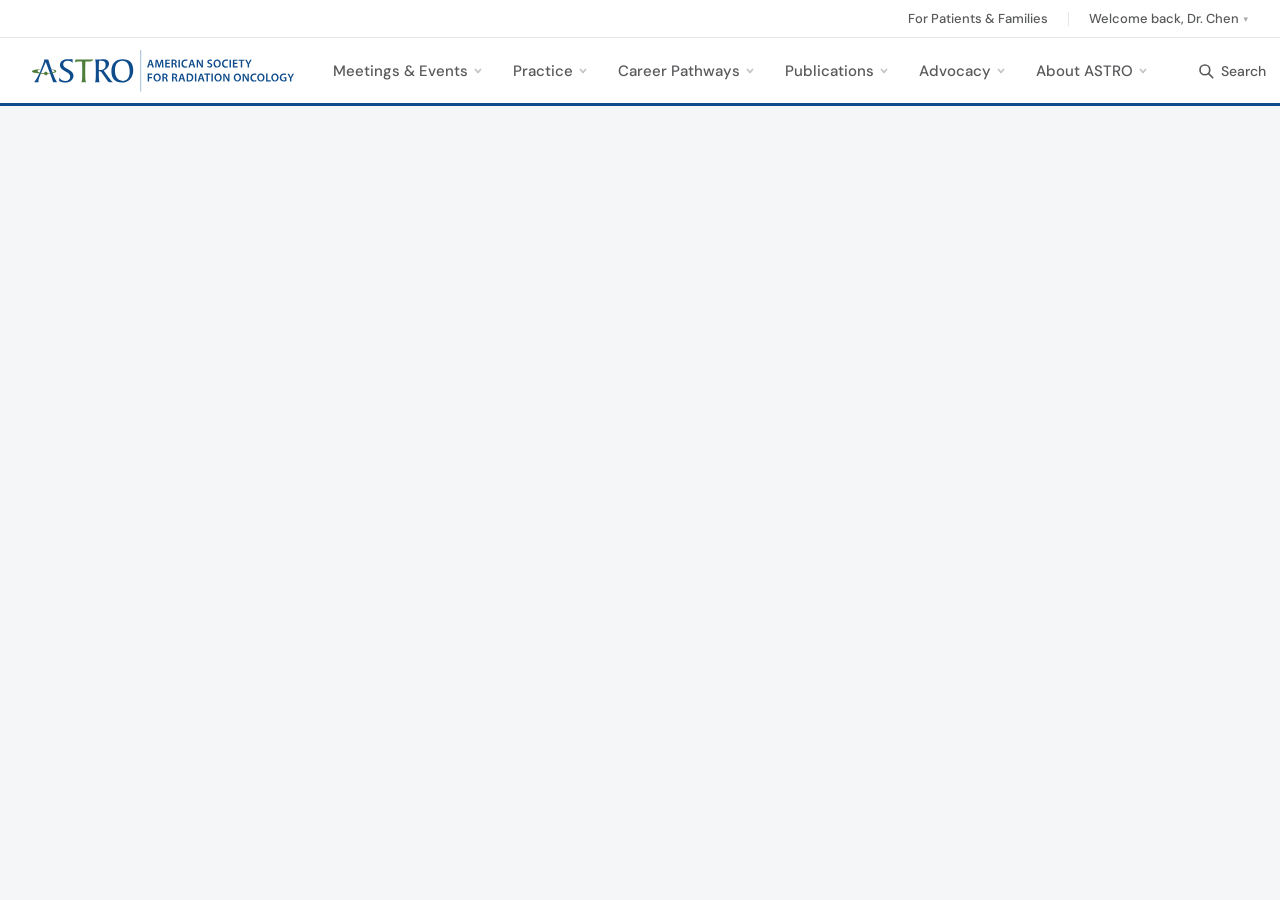
<file: nav-prototype-v4.html>
<!DOCTYPE html>
<html lang="en">
<head>
  <meta charset="UTF-8">
  <meta name="viewport" content="width=device-width, initial-scale=1.0">
  <title>ASTRO.org — Navigation Prototype v4</title>
  <link rel="preconnect" href="https://fonts.googleapis.com">
  <link rel="preconnect" href="https://fonts.gstatic.com" crossorigin>
  <link href="https://fonts.googleapis.com/css2?family=DM+Sans:ital,opsz,wght@0,9..40,400;0,9..40,500;0,9..40,600;0,9..40,700;0,9..40,800&display=swap" rel="stylesheet">
  <style>
    :root {
      --color-blue:         #0E4C8C;
      --color-blue-dark:    #0A3A6B;
      --color-blue-50:      #E6F0FA;
      --color-cyan:         #3ABEB6;
      --color-cyan-dark:    #2A9E97;
      --color-cyan-50:      #E3F3EF;
      --color-green:        #4E7E3A;
      --color-plum:         #C74090;
      --color-charcoal:     #58595B;
      --color-granite:      #979291;
      --color-alabaster:    #E5E6E5;
      --color-white:        #FFFFFF;
      --color-light-bg:     #F4F6F8;

      --nav-height:        68px;
      --util-height:       38px;
      --container-max:     1504px;
      --radius-sm:         4px;
      --radius-md:         8px;
      --radius-pill:       999px;
      --font-primary:      'DM Sans', system-ui, -apple-system, sans-serif;
    }

    *, *::before, *::after { box-sizing: border-box; margin: 0; padding: 0; }
    body {
      font-family: var(--font-primary);
      color: var(--color-charcoal);
      background: var(--color-light-bg);
      -webkit-font-smoothing: antialiased;
    }
    a { text-decoration: none; color: inherit; }
    ul { list-style: none; }
    button { background: none; border: none; cursor: pointer; font-family: inherit; }

    /* ════════════════════════════════════
       UTILITY NAV
    ════════════════════════════════════ */
    .util-nav {
      height: var(--util-height);
      background: var(--color-white);
      border-bottom: 1px solid var(--color-alabaster);
      position: relative;
      z-index: 1000;
    }
    .util-nav__inner {
      max-width: var(--container-max);
      margin: 0 auto;
      padding: 0 2rem;
      height: 100%;
      display: flex;
      align-items: center;
      justify-content: flex-end;
      gap: 20px;
    }
    .util-nav__link {
      font-size: 13px;
      font-weight: 500;
      color: var(--color-charcoal);
      transition: color 0.15s;
      white-space: nowrap;
    }
    .util-nav__link:hover { color: var(--color-blue); }
    .util-nav__sep {
      width: 1px;
      height: 14px;
      background: var(--color-alabaster);
      flex-shrink: 0;
    }

    /* Member dropdown */
    .util-member {
      position: relative;
      display: flex;
      align-items: center;
    }
    .util-member__btn {
      font-size: 13px;
      font-weight: 500;
      color: var(--color-charcoal);
      display: inline-flex;
      align-items: center;
      gap: 4px;
      transition: color 0.15s;
      white-space: nowrap;
    }
    .util-member__btn:hover { color: var(--color-blue); }
    .util-member__btn .chev {
      font-size: 9px;
      opacity: 0.5;
      transition: transform 0.2s;
    }
    .util-member.is-open .chev { transform: rotate(180deg); }
    .util-member__panel {
      display: none;
      position: absolute;
      right: 0;
      top: calc(100% + 8px);
      background: var(--color-white);
      min-width: 192px;
      border-radius: var(--radius-md);
      box-shadow: 0 8px 24px rgba(0,0,0,0.13);
      border: 1px solid var(--color-alabaster);
      z-index: 2000;
      overflow: hidden;
    }
    .util-member.is-open .util-member__panel { display: block; }
    .util-member__panel a {
      display: flex;
      align-items: center;
      justify-content: space-between;
      padding: 9px 14px;
      font-size: 13px;
      color: var(--color-charcoal);
      border-bottom: 1px solid var(--color-alabaster);
      transition: background 0.1s, color 0.1s;
    }
    .util-member__panel a:last-child { border-bottom: none; }
    .util-member__panel a:hover { background: var(--color-blue-50); color: var(--color-blue); }
    .util-member__panel a.logout { color: var(--color-plum); font-weight: 600; }
    .util-member__panel a .ext { font-size: 10px; opacity: 0.45; }

    /* ════════════════════════════════════
       PRIMARY NAV
    ════════════════════════════════════ */
    .primary-nav {
      height: var(--nav-height);
      background: var(--color-white);
      border-bottom: 3px solid var(--color-blue);
      position: sticky;
      top: 0;
      z-index: 900;
    }
    .primary-nav__inner {
      max-width: var(--container-max);
      margin: 0 auto;
      padding: 0 2rem;
      height: 100%;
      display: grid;
      grid-template-columns: auto 1fr auto;
      align-items: center;
      gap: 24px;
    }

    .nav-logo img {
      height: 42px;
      width: auto;
      display: block;
    }

    /* Nav item list */
    .nav-items {
      display: flex;
      align-items: stretch;
      justify-content: center;
      height: 100%;
    }

    .nav-item {
      display: flex;
      align-items: stretch;
      position: relative;
    }

    .nav-item__btn {
      display: inline-flex;
      align-items: center;
      gap: 5px;
      padding: 0 15px;
      font-size: 15px;
      font-weight: 500;
      color: var(--color-charcoal);
      cursor: pointer;
      white-space: nowrap;
      transition: color 0.15s;
      position: relative;
    }

    /* Active indicator — bottom stripe that matches the nav border */
    .nav-item__btn::after {
      content: '';
      position: absolute;
      bottom: -3px;
      left: 15px;
      right: 15px;
      height: 3px;
      background: var(--color-blue);
      transform: scaleX(0);
      transform-origin: center;
      transition: transform 0.2s ease;
    }

    .nav-item__btn:hover { color: var(--color-blue); }
    .nav-item__btn:hover::after { transform: scaleX(1); }
    .nav-item.is-open .nav-item__btn { color: var(--color-blue); }
    .nav-item.is-open .nav-item__btn::after { transform: scaleX(1); }

    .nav-item__btn .chev {
      width: 10px;
      height: 10px;
      opacity: 0.35;
      flex-shrink: 0;
      transition: transform 0.2s, opacity 0.15s;
    }
    .nav-item.is-open .nav-item__btn .chev {
      transform: rotate(180deg);
      opacity: 0.65;
    }

    /* Right cluster */
    .nav-right {
      display: flex;
      align-items: center;
      gap: 10px;
      justify-self: end;
    }
    .nav-search {
      height: 36px;
      display: inline-flex;
      align-items: center;
      gap: 6px;
      padding: 0 10px;
      border-radius: var(--radius-pill);
      color: var(--color-charcoal);
      font-size: 14px;
      font-weight: 500;
      transition: background 0.15s, color 0.15s;
    }
    .nav-search:hover { background: var(--color-blue-50); color: var(--color-blue); }
    .nav-search svg { width: 18px; height: 18px; flex-shrink: 0; }
    .nav-cta {
      font-size: 13px;
      font-weight: 700;
      color: var(--color-white);
      background: var(--color-blue);
      padding: 8px 20px;
      border-radius: var(--radius-pill);
      white-space: nowrap;
      transition: background 0.15s;
    }
    .nav-cta:hover { background: var(--color-blue-dark); }

    .nav-hamburger {
      display: none;
      width: 40px;
      height: 40px;
      align-items: center;
      justify-content: center;
      color: var(--color-charcoal);
    }
    .nav-hamburger svg { width: 24px; height: 24px; }

    /* ════════════════════════════════════
       DROPDOWN
       [2-col link list | description panel]
       [──────────── see all footer ──────]
    ════════════════════════════════════ */
    .drop {
      position: fixed;
      left: 50%;
      background: var(--color-white);
      box-shadow: 0 8px 32px rgba(0,0,0,0.10);
      border-radius: 0 0 var(--radius-md) var(--radius-md);
      z-index: 850;
      display: none;
      opacity: 0;
      min-width: 700px;
      max-width: 1100px;
      transform: translateX(-50%) translateY(-6px);
      transition: opacity 0.18s ease, transform 0.18s ease;
    }
    .drop.is-visible { display: block; }
    .drop.is-open {
      opacity: 1;
      transform: translateX(-50%) translateY(0);
    }
    .drop.is-exiting {
      opacity: 0;
      transform: translateX(-50%) translateY(0);
      transition: opacity 0.12s ease;
    }

    /* Body: link columns + description panel */
    .drop__body {
      display: flex;
      align-items: stretch;
      padding: 28px 32px 28px;
    }

    /* Left wrapper: link grid + see-all grouped together */
    .drop__left {
      flex: 1;
      display: flex;
      flex-direction: column;
      padding-right: 28px;
      border-right: 1px solid var(--color-alabaster);
    }

    /* Two-column flat link grid */
    .drop__links {
      display: grid;
      grid-template-columns: 1fr 1fr;
      align-content: start;
      gap: 0 24px;
    }
    .drop__links a {
      display: block;
      font-size: 15px;
      font-weight: 400;
      color: var(--color-charcoal);
      padding: 8px 8px;
      margin: 0 -8px;
      border-radius: var(--radius-sm);
      line-height: 1.35;
      white-space: nowrap;
      transition: background 0.12s, color 0.12s;
    }
    #drop-meetings,
    #drop-practice,
    #drop-publications,
    #drop-advocacy {
      min-width: unset;
      width: max-content;
    }
    #drop-meetings .drop__left,
    #drop-practice .drop__left,
    #drop-publications .drop__left,
    #drop-advocacy .drop__left {
      flex: 0 0 auto;
    }
    #drop-meetings .drop__links,
    #drop-practice .drop__links,
    #drop-publications .drop__links,
    #drop-advocacy .drop__links {
      grid-template-columns: 1fr;
    }
    #drop-careers .drop__links {
      display: block;
      column-count: 2;
      column-gap: 24px;
    }
    #drop-careers .drop__links a {
      white-space: normal;
      max-width: 300px;
      break-inside: avoid;
    }
    .drop__links a:hover {
      background: var(--color-blue-50);
      color: var(--color-blue);
    }

    /* Description panel */
    .drop__panel {
      width: 218px;
      flex-shrink: 0;
      padding-left: 28px;
      display: flex;
      flex-direction: column;
      justify-content: flex-start;
    }
    .drop__panel-eyebrow {
      font-size: 11px;
      font-weight: 700;
      text-transform: uppercase;
      letter-spacing: 0.1em;
      color: var(--color-cyan-dark);
      margin-bottom: 8px;
    }
    .drop__panel-title {
      font-size: 19px;
      font-weight: 700;
      color: var(--color-blue);
      line-height: 1.2;
      margin-bottom: 10px;
    }
    .drop__panel-desc {
      font-size: 14px;
      line-height: 1.65;
      color: var(--color-charcoal);
    }

    /* See-all — sits below the link grid, grouped with the links column */
    .drop__see-all {
      display: inline-flex;
      align-items: center;
      gap: 9px;
      font-size: 12px;
      font-weight: 700;
      text-transform: uppercase;
      letter-spacing: 0.09em;
      color: var(--color-blue);
      margin-top: 16px;
      transition: color 0.12s;
    }
    .drop__see-all:hover { color: var(--color-cyan-dark); }
    .drop__see-all:hover .drop__arrow { background: var(--color-cyan-dark); }
    .drop__arrow {
      width: 22px;
      height: 22px;
      border-radius: 50%;
      background: var(--color-blue);
      display: inline-flex;
      align-items: center;
      justify-content: center;
      flex-shrink: 0;
      transition: background 0.12s;
    }
    .drop__arrow svg {
      width: 11px;
      height: 11px;
      color: var(--color-white);
    }

    /* Overlay */
    .drop-overlay {
      display: none;
      position: fixed;
      inset: 0;
      background: rgba(14,76,140,0.06);
      z-index: 849;
    }
    .drop-overlay.is-visible { display: block; }

    /* ════════════════════════════════════
       MOBILE NAV
    ════════════════════════════════════ */
    .mobile-nav {
      position: fixed;
      inset: 0;
      background: var(--color-white);
      z-index: 2000;
      display: none;
      flex-direction: column;
      overflow: hidden;
    }
    .mobile-nav.is-open { display: flex; }

    .mob-head {
      display: flex;
      align-items: center;
      justify-content: space-between;
      padding: 0 20px;
      height: 56px;
      border-bottom: 1px solid var(--color-alabaster);
      flex-shrink: 0;
    }
    .mob-logo svg { height: 32px; width: auto; }
    .mob-close {
      width: 36px;
      height: 36px;
      display: flex;
      align-items: center;
      justify-content: center;
      color: var(--color-charcoal);
    }
    .mob-close svg { width: 20px; height: 20px; }
    .mob-body { flex: 1; overflow-y: auto; }

    .mob-l1__btn {
      display: flex;
      align-items: center;
      justify-content: space-between;
      width: 100%;
      padding: 15px 20px;
      font-size: 16px;
      font-weight: 500;
      color: var(--color-charcoal);
      border-bottom: 1px solid var(--color-alabaster);
      text-align: left;
    }
    .mob-l1__btn .chev { font-size: 10px; opacity: 0.35; transition: transform 0.2s; }
    .mob-l1.is-open .mob-l1__btn { color: var(--color-blue); font-weight: 600; }
    .mob-l1.is-open .mob-l1__btn .chev { transform: rotate(180deg); opacity: 0.6; }

    .mob-l2 {
      display: none;
      background: var(--color-light-bg);
      border-bottom: 1px solid var(--color-alabaster);
    }
    .mob-l1.is-open .mob-l2 { display: block; }
    .mob-l2 a {
      display: block;
      font-size: 15px;
      color: var(--color-charcoal);
      padding: 10px 20px 10px 32px;
      border-bottom: 1px solid var(--color-alabaster);
      transition: background 0.1s, color 0.1s;
    }
    .mob-l2 a:last-child { border-bottom: none; }
    .mob-l2 a:hover { background: var(--color-cyan-50); color: var(--color-blue); }

    .mob-footer {
      padding: 20px;
      border-top: 1px solid var(--color-alabaster);
      flex-shrink: 0;
    }
    .mob-footer__cta {
      display: block;
      background: var(--color-blue);
      color: var(--color-white);
      text-align: center;
      padding: 13px;
      font-size: 15px;
      font-weight: 700;
      border-radius: var(--radius-pill);
      margin-bottom: 14px;
      transition: background 0.15s;
    }
    .mob-footer__cta:hover { background: var(--color-blue-dark); }
    .mob-footer__links {
      display: flex;
      flex-wrap: wrap;
      gap: 6px 16px;
      justify-content: center;
    }
    .mob-footer__links a {
      font-size: 13px;
      color: var(--color-granite);
      transition: color 0.12s;
    }
    .mob-footer__links a:hover { color: var(--color-blue); }

/* ════════════════════════════════════
       FOCUS & RESPONSIVE
    ════════════════════════════════════ */
    :focus-visible { outline: 2px solid var(--color-cyan); outline-offset: 2px; }

    @media (max-width: 1024px) {
      .nav-items { gap: 0; }
      .nav-item__btn { padding: 0 11px; font-size: 14px; }
    }
    @media (max-width: 900px) {
      .nav-items, .nav-right { display: none; }
      .nav-hamburger { display: flex; }
      .util-nav { display: none; }
      .primary-nav__inner { grid-template-columns: 1fr auto; }
    }
  </style>
</head>
<body>

<!-- ═══════════════════════════════════════════
     UTILITY NAV
════════════════════════════════════════════ -->
<nav class="util-nav" aria-label="Utility navigation">
  <div class="util-nav__inner">
    <a href="#" class="util-nav__link">For Patients &amp; Families</a>
    <div class="util-nav__sep"></div>
    <div class="util-member" id="memberDrop">
      <button class="util-member__btn" aria-expanded="false" aria-haspopup="true">
        Welcome back, Dr. Chen <span class="chev">&#9662;</span>
      </button>
      <div class="util-member__panel" role="menu">
        <a href="#">My Profile</a>
        <a href="#">ROhub <span class="ext">&#8599;</span></a>
        <a href="#">ASTRO Academy <span class="ext">&#8599;</span></a>
        <a href="#">Member Directory</a>
        <a href="#">Manage Membership</a>
        <a href="#" class="logout">Log Out</a>
      </div>
    </div>
  </div>
</nav>

<!-- ═══════════════════════════════════════════
     PRIMARY NAV
════════════════════════════════════════════ -->
<header class="primary-nav" id="primaryNav">
  <div class="primary-nav__inner">

    <a href="#" class="nav-logo" aria-label="ASTRO home">
      <img src="astro-logo.svg" alt="ASTRO" width="231" height="37">
    </a>

    <nav class="nav-items" aria-label="Primary navigation">
      <div class="nav-item" data-menu="meetings">
        <button class="nav-item__btn" aria-expanded="false" aria-haspopup="true">
          Meetings &amp; Events
          <svg class="chev" viewBox="0 0 10 10" fill="none" stroke="currentColor" stroke-width="1.8" stroke-linecap="round" stroke-linejoin="round"><path d="M2.5 3.5L5 6.5L7.5 3.5"/></svg>
        </button>
      </div>
      <div class="nav-item" data-menu="practice">
        <button class="nav-item__btn" aria-expanded="false" aria-haspopup="true">
          Practice
          <svg class="chev" viewBox="0 0 10 10" fill="none" stroke="currentColor" stroke-width="1.8" stroke-linecap="round" stroke-linejoin="round"><path d="M2.5 3.5L5 6.5L7.5 3.5"/></svg>
        </button>
      </div>
      <div class="nav-item" data-menu="careers">
        <button class="nav-item__btn" aria-expanded="false" aria-haspopup="true">
          Career Pathways
          <svg class="chev" viewBox="0 0 10 10" fill="none" stroke="currentColor" stroke-width="1.8" stroke-linecap="round" stroke-linejoin="round"><path d="M2.5 3.5L5 6.5L7.5 3.5"/></svg>
        </button>
      </div>
      <div class="nav-item" data-menu="publications">
        <button class="nav-item__btn" aria-expanded="false" aria-haspopup="true">
          Publications
          <svg class="chev" viewBox="0 0 10 10" fill="none" stroke="currentColor" stroke-width="1.8" stroke-linecap="round" stroke-linejoin="round"><path d="M2.5 3.5L5 6.5L7.5 3.5"/></svg>
        </button>
      </div>
      <div class="nav-item" data-menu="advocacy">
        <button class="nav-item__btn" aria-expanded="false" aria-haspopup="true">
          Advocacy
          <svg class="chev" viewBox="0 0 10 10" fill="none" stroke="currentColor" stroke-width="1.8" stroke-linecap="round" stroke-linejoin="round"><path d="M2.5 3.5L5 6.5L7.5 3.5"/></svg>
        </button>
      </div>
      <div class="nav-item" data-menu="about">
        <button class="nav-item__btn" aria-expanded="false" aria-haspopup="true">
          About ASTRO
          <svg class="chev" viewBox="0 0 10 10" fill="none" stroke="currentColor" stroke-width="1.8" stroke-linecap="round" stroke-linejoin="round"><path d="M2.5 3.5L5 6.5L7.5 3.5"/></svg>
        </button>
      </div>
    </nav>

    <div class="nav-right">
      <button class="nav-search" aria-label="Search">
        <svg viewBox="0 0 24 24" fill="none" stroke="currentColor" stroke-width="2.2" stroke-linecap="round" stroke-linejoin="round">
          <circle cx="10.5" cy="10.5" r="6.5"/>
          <path d="M15.5 15.5L21 21"/>
        </svg>
        Search
      </button>
    </div>

    <button class="nav-hamburger" id="hamburgerBtn" aria-label="Open menu" aria-expanded="false">
      <svg viewBox="0 0 24 24" fill="none" stroke="currentColor" stroke-width="2.5">
        <path d="M3 6h18M3 12h18M3 18h18"/>
      </svg>
    </button>

  </div>
</header>

<!-- ═══════════════════════════════════════════
     DROPDOWNS
════════════════════════════════════════════ -->

<!-- Meetings & Events -->
<div class="drop" id="drop-meetings" role="region" aria-label="Meetings &amp; Events">
  <div class="drop__body">
    <div class="drop__left">
    <div class="drop__links">
      <a href="#">Annual Meeting</a>
      <a href="#">Annual Refresher Course</a>
      <a href="#">Head &amp; Neck Symposium</a>
      <a href="#">Coding &amp; Coverage Seminar</a>
      <a href="#">Radiopharmaceutical Symposium</a>
      <a href="#">Advocacy Day</a>
    </div>
    <a href="#" class="drop__see-all">
      Meetings &amp; Events: See All
      <span class="drop__arrow">
        <svg viewBox="0 0 11 11" fill="none" stroke="currentColor" stroke-width="1.6" stroke-linecap="round" stroke-linejoin="round">
          <path d="M2 5.5h7M6 2.5l3 3-3 3"/>
        </svg>
      </span>
    </a>
    </div>
    <div class="drop__panel">
      <p class="drop__panel-eyebrow">Events &amp; Education</p>
      <h2 class="drop__panel-title">Meetings &amp; Events</h2>
      <p class="drop__panel-desc">Connect with radiation oncology colleagues at ASTRO&rsquo;s premier conferences, symposia, and specialty educational meetings.</p>
    </div>
  </div>
</div>

<!-- Practice -->
<div class="drop" id="drop-practice" role="region" aria-label="Practice">
  <div class="drop__body">
    <div class="drop__left">
    <div class="drop__links">
      <a href="#">Learn &amp; Certify</a>
      <a href="#">Manage Your Practice</a>
      <a href="#">Improve Quality</a>
      <a href="#">Educate Patients &amp; Others</a>
    </div>
    <a href="#" class="drop__see-all">
      Practice: See All Resources
      <span class="drop__arrow">
        <svg viewBox="0 0 11 11" fill="none" stroke="currentColor" stroke-width="1.6" stroke-linecap="round" stroke-linejoin="round">
          <path d="M2 5.5h7M6 2.5l3 3-3 3"/>
        </svg>
      </span>
    </a>
    </div>
    <div class="drop__panel">
      <p class="drop__panel-eyebrow">Clinical Resources</p>
      <h2 class="drop__panel-title">Practice</h2>
      <p class="drop__panel-desc">Access clinical guidelines, quality improvement tools, and educational resources to support the highest standard of radiation oncology care.</p>
    </div>
  </div>
</div>

<!-- Career Pathways -->
<div class="drop" id="drop-careers" role="region" aria-label="Career Pathways">
  <div class="drop__body">
    <div class="drop__left">
    <div class="drop__links">
      <a href="#">Career Options</a>
      <a href="#">Research Career Support (ASTRO ROCKS)</a>
      <a href="#">Residents Association (ARRO)</a>
      <a href="#">Physician Networking (ROhub)</a>
      <a href="#">Mentor Connect</a>
      <a href="#">Radiation Oncology-Biology Integration Network (ROBIN)</a>
      <a href="#">Membership Directory</a>
    </div>
    <a href="#" class="drop__see-all">
      Career Pathways: See All
      <span class="drop__arrow">
        <svg viewBox="0 0 11 11" fill="none" stroke="currentColor" stroke-width="1.6" stroke-linecap="round" stroke-linejoin="round">
          <path d="M2 5.5h7M6 2.5l3 3-3 3"/>
        </svg>
      </span>
    </a>
    </div>
    <div class="drop__panel">
      <p class="drop__panel-eyebrow">Grow Your Career</p>
      <h2 class="drop__panel-title">Career Pathways</h2>
      <p class="drop__panel-desc">From residency to leadership, find mentorship, networking, and research support to advance your career in radiation oncology.</p>
    </div>
  </div>
</div>

<!-- Publications -->
<div class="drop" id="drop-publications" role="region" aria-label="Publications">
  <div class="drop__body">
    <div class="drop__left">
    <div class="drop__links">
      <a href="#">Red Journal</a>
      <a href="#">Advances in Radiation Oncology</a>
      <a href="#">Practical Radiation Oncology</a>
      <a href="#">Society News</a>
    </div>
    <a href="#" class="drop__see-all">
      Publications: See All
      <span class="drop__arrow">
        <svg viewBox="0 0 11 11" fill="none" stroke="currentColor" stroke-width="1.6" stroke-linecap="round" stroke-linejoin="round">
          <path d="M2 5.5h7M6 2.5l3 3-3 3"/>
        </svg>
      </span>
    </a>
    </div>
    <div class="drop__panel">
      <p class="drop__panel-eyebrow">Journals &amp; News</p>
      <h2 class="drop__panel-title">Publications</h2>
      <p class="drop__panel-desc">Peer-reviewed journals and society updates keeping you at the forefront of radiation oncology science and clinical practice.</p>
    </div>
  </div>
</div>

<!-- Advocacy -->
<div class="drop" id="drop-advocacy" role="region" aria-label="Advocacy">
  <div class="drop__body">
    <div class="drop__left">
    <div class="drop__links">
      <a href="#">Key Issues</a>
      <a href="#">What&rsquo;s Happening in Washington</a>
      <a href="#">Become an Advocate</a>
      <a href="#">ASTRO PAC</a>
    </div>
    <a href="#" class="drop__see-all">
      Advocacy: See All
      <span class="drop__arrow">
        <svg viewBox="0 0 11 11" fill="none" stroke="currentColor" stroke-width="1.6" stroke-linecap="round" stroke-linejoin="round">
          <path d="M2 5.5h7M6 2.5l3 3-3 3"/>
        </svg>
      </span>
    </a>
    </div>
    <div class="drop__panel">
      <p class="drop__panel-eyebrow">Policy &amp; Action</p>
      <h2 class="drop__panel-title">Advocacy</h2>
      <p class="drop__panel-desc">Shape the policies that define radiation oncology. Stay informed, take action, and amplify your voice where it matters most.</p>
    </div>
  </div>
</div>

<!-- About ASTRO -->
<div class="drop" id="drop-about" role="region" aria-label="About ASTRO">
  <div class="drop__body">
    <div class="drop__left">
    <div class="drop__links">
      <a href="#">Mission &amp; Vision</a>
      <a href="#">What is Radiation Oncology?</a>
      <a href="#">Board &amp; Leadership</a>
      <a href="#">Press Room</a>
      <a href="#">Governance</a>
      <a href="#">Jobs at ASTRO</a>
      <a href="#">History</a>
    </div>
    <a href="#" class="drop__see-all">
      About ASTRO: See All
      <span class="drop__arrow">
        <svg viewBox="0 0 11 11" fill="none" stroke="currentColor" stroke-width="1.6" stroke-linecap="round" stroke-linejoin="round">
          <path d="M2 5.5h7M6 2.5l3 3-3 3"/>
        </svg>
      </span>
    </a>
    </div>
    <div class="drop__panel">
      <p class="drop__panel-eyebrow">Who We Are</p>
      <h2 class="drop__panel-title">About ASTRO</h2>
      <p class="drop__panel-desc">ASTRO is the leading radiation oncology society, representing professionals worldwide who deliver life-saving treatment to cancer patients.</p>
    </div>
  </div>
</div>

<div class="drop-overlay" id="dropOverlay"></div>

<!-- ═══════════════════════════════════════════
     MOBILE NAV
════════════════════════════════════════════ -->
<div class="mobile-nav" id="mobileNav" role="dialog" aria-modal="true" aria-label="Site navigation">
  <div class="mob-head">
    <a href="#" class="mob-logo" aria-label="ASTRO home">
      <svg width="160" height="26" viewBox="0 0 231 37" fill="none" xmlns="http://www.w3.org/2000/svg">
        <path d="M23.9976 24.1548C25.2117 26.2054 27.1617 27.3188 29.5834 27.3188C32.0052 27.3188 33.647 25.6707 33.647 23.532C33.647 21.6701 32.4959 20.4938 30.3257 19.3112C27.0988 17.5436 24.677 16.361 24.677 13.2599C24.677 10.3726 27.0988 8.07666 31.1309 8.07666C32.716 8.07666 33.8294 8.20247 34.4207 8.20247C34.578 8.20247 34.7604 8.23392 35.012 8.23392H35.7857V11.4609C35.012 10.1588 33.5841 9.44166 31.6907 9.44166C28.9607 9.44166 27.5013 10.7752 27.5013 12.5805C27.5013 14.7822 29.3947 15.7131 31.8165 16.9901C34.9806 18.6696 36.5972 20.2799 36.5972 22.7017C36.5972 25.8972 33.647 28.7278 29.4891 28.7278C27.7844 28.7278 25.9791 28.2938 23.9913 27.5452V24.161L23.9976 24.1548Z" fill="#0F4C8C"/>
        <path d="M44.2777 19.5942V18.3865C44.2777 15.8074 44.2462 13.0774 44.089 10.1273H40.7991C39.7109 10.1273 38.7485 10.2216 37.7231 10.901L38.4717 8.44775H54.2416C53.4679 9.6555 52.4425 10.0329 50.8888 10.0329L47.102 10.0644C46.9762 13.3228 46.9448 16.2415 46.9448 18.8205C46.9448 24.4378 46.9448 27.5452 47.7185 28.3504H43.4977C44.2399 27.5767 44.2714 24.7209 44.2714 19.5942" fill="#4E7E3A"/>
        <path d="M86.1461 18.9401C86.1461 12.9517 83.6299 9.47311 79.6859 9.47311C75.7419 9.47311 73.1377 12.4547 73.1377 17.9462C73.1377 23.9094 75.7733 27.2307 80.0885 27.2307C83.7809 27.2307 86.1398 24.2491 86.1398 18.9401M69.9988 18.7891C69.9988 11.8634 73.5088 8.07666 80.0256 8.07666C86.1398 8.07666 89.2472 11.3665 89.2472 17.8204C89.2472 24.2743 85.2403 28.7153 79.1261 28.7153C73.0119 28.7153 69.9988 25.1423 69.9988 18.7828" fill="#0F4C8C"/>
        <path d="M14.3608 8.391H10.4985C10.6558 8.69923 10.7501 9.01374 10.7501 9.35342C10.7501 9.78745 9.87578 12.7187 7.69932 17.7888C5.73673 22.3996 3.86851 25.9159 1.84302 28.3439H5.8248C5.73044 28.0357 5.66754 27.7212 5.66754 27.3752C5.66754 26.0039 6.25883 24.6075 6.94448 22.9531L8.28432 19.6822L8.78126 18.531L12.1466 10.4983L15.0716 18.531L15.5308 19.6822H15.5371L18.6822 28.3377H22.079C20.3051 25.8152 17.594 19.1852 14.3608 8.37842" fill="#0F4C8C"/>
        <path d="M95.8396 0V36.7985" stroke="#0F4C8C" stroke-width="0.339678"/>
        <text x="105" y="28" font-family="DM Sans, sans-serif" font-size="20" font-weight="700" fill="#0F4C8C">AMERICA</text>
      </svg>
    </a>
    <button class="mob-close" id="mobileNavClose" aria-label="Close menu">
      <svg viewBox="0 0 24 24" fill="none" stroke="currentColor" stroke-width="2.5">
        <path d="M18 6L6 18M6 6l12 12"/>
      </svg>
    </button>
  </div>
  <div class="mob-body">

    <div class="mob-l1">
      <button class="mob-l1__btn">Meetings &amp; Events <span class="chev">&#9662;</span></button>
      <div class="mob-l2">
        <a href="#">Annual Meeting</a>
        <a href="#">Head &amp; Neck Symposium</a>
        <a href="#">Radiopharmaceutical Symposium</a>
        <a href="#">Annual Refresher Course</a>
        <a href="#">Coding &amp; Coverage Seminar</a>
        <a href="#">Advocacy Day</a>
      </div>
    </div>

    <div class="mob-l1">
      <button class="mob-l1__btn">Practice <span class="chev">&#9662;</span></button>
      <div class="mob-l2">
        <a href="#">Learn &amp; Certify</a>
        <a href="#">Improve Quality</a>
        <a href="#">Manage Your Practice</a>
        <a href="#">Educate Patients &amp; Others</a>
      </div>
    </div>

    <div class="mob-l1">
      <button class="mob-l1__btn">Career Pathways <span class="chev">&#9662;</span></button>
      <div class="mob-l2">
        <a href="#">Career Options</a>
        <a href="#">Residents Association (ARRO)</a>
        <a href="#">Mentor Connect</a>
        <a href="#">Membership Directory</a>
        <a href="#">Research Career Support (ASTRO ROCKS)</a>
        <a href="#">Physician Networking (ROhub)</a>
        <a href="#">Radiation Oncology-Biology Integration Network (ROBIN)</a>
      </div>
    </div>

    <div class="mob-l1">
      <button class="mob-l1__btn">Publications <span class="chev">&#9662;</span></button>
      <div class="mob-l2">
        <a href="#">Red Journal</a>
        <a href="#">Practical Radiation Oncology</a>
        <a href="#">Advances in Radiation Oncology</a>
        <a href="#">Society News</a>
      </div>
    </div>

    <div class="mob-l1">
      <button class="mob-l1__btn">Advocacy <span class="chev">&#9662;</span></button>
      <div class="mob-l2">
        <a href="#">Key Issues</a>
        <a href="#">Become an Advocate</a>
        <a href="#">What&rsquo;s Happening in Washington</a>
        <a href="#">ASTRO PAC</a>
      </div>
    </div>

    <div class="mob-l1">
      <button class="mob-l1__btn">About ASTRO <span class="chev">&#9662;</span></button>
      <div class="mob-l2">
        <a href="#">Mission &amp; Vision</a>
        <a href="#">Board &amp; Leadership</a>
        <a href="#">Governance</a>
        <a href="#">History</a>
        <a href="#">What is Radiation Oncology?</a>
        <a href="#">Press Room</a>
        <a href="#">Jobs at ASTRO</a>
      </div>
    </div>

  </div>
  <div class="mob-footer">
<div class="mob-footer__links">
      <a href="#">For Patients &amp; Families</a>
      <a href="#">Log In</a>
      <a href="#">Search</a>
    </div>
  </div>
</div>

<!-- ═══════════════════════════════════════════
     PAGE CONTENT
════════════════════════════════════════════ -->
<main></main>

<!-- ═══════════════════════════════════════════
     JAVASCRIPT
════════════════════════════════════════════ -->
<script>
(function () {
  'use strict';

  const navItems   = document.querySelectorAll('.nav-item');
  const overlay    = document.getElementById('dropOverlay');
  let   current    = null;

  function positionDrop(drop) {
    const navRect = document.getElementById('primaryNav').getBoundingClientRect();
    drop.style.top = navRect.bottom + 'px';
  }

  function open(menuId) {
    const prev    = current;
    const trigger = document.querySelector(`.nav-item[data-menu="${menuId}"]`);
    const drop    = document.getElementById('drop-' + menuId);
    if (!trigger || !drop) return;

    if (prev && prev !== menuId) {
      // Crossfade: deactivate outgoing
      const prevTrigger = document.querySelector(`.nav-item[data-menu="${prev}"]`);
      const prevDrop    = document.getElementById('drop-' + prev);
      if (prevTrigger) {
        prevTrigger.classList.remove('is-open');
        prevTrigger.querySelector('.nav-item__btn').setAttribute('aria-expanded', 'false');
      }
      if (prevDrop) {
        prevDrop.classList.add('is-exiting');
        prevDrop.classList.remove('is-open');
        setTimeout(() => prevDrop.classList.remove('is-visible', 'is-exiting'), 120);
      }
    } else if (!prev) {
      overlay.classList.add('is-visible');
    }

    trigger.classList.add('is-open');
    trigger.querySelector('.nav-item__btn').setAttribute('aria-expanded', 'true');
    current = menuId;

    positionDrop(drop);
    drop.classList.add('is-visible');
    requestAnimationFrame(() => drop.classList.add('is-open'));
  }

  function close(immediate) {
    if (!current) return;
    const trigger = document.querySelector(`.nav-item[data-menu="${current}"]`);
    const drop    = document.getElementById('drop-' + current);
    if (!trigger || !drop) return;

    trigger.classList.remove('is-open');
    trigger.querySelector('.nav-item__btn').setAttribute('aria-expanded', 'false');
    overlay.classList.remove('is-visible');

    if (immediate) {
      drop.classList.remove('is-open', 'is-visible');
      current = null;
    } else {
      drop.classList.remove('is-open');
      current = null;
      setTimeout(() => drop.classList.remove('is-visible'), 180);
    }
  }

  navItems.forEach(item => {
    item.querySelector('.nav-item__btn').addEventListener('click', e => {
      e.preventDefault();
      const id = item.dataset.menu;
      if (current === id) { close(); } else { open(id); }
    });
  });

  overlay.addEventListener('click', () => close());

  document.addEventListener('click', e => {
    if (!current) return;
    const drop   = document.getElementById('drop-' + current);
    const navBar = document.getElementById('primaryNav');
    if (!drop.contains(e.target) && !navBar.contains(e.target)) close();
  });

  document.addEventListener('keydown', e => {
    if (e.key === 'Escape') { close(); closeMember(); closeMobileNav(); }
  });

  // ── Member dropdown ──
  const memberDrop = document.getElementById('memberDrop');
  const memberBtn  = memberDrop.querySelector('.util-member__btn');

  function closeMember() {
    memberDrop.classList.remove('is-open');
    memberBtn.setAttribute('aria-expanded', 'false');
  }
  memberBtn.addEventListener('click', e => {
    e.stopPropagation();
    const isOpen = memberDrop.classList.toggle('is-open');
    memberBtn.setAttribute('aria-expanded', String(isOpen));
  });
  document.addEventListener('click', e => {
    if (!memberDrop.contains(e.target)) closeMember();
  });

  // ── Mobile nav ──
  const mobileNav   = document.getElementById('mobileNav');
  const hamburger   = document.getElementById('hamburgerBtn');
  const mobileClose = document.getElementById('mobileNavClose');

  function openMobileNav() {
    mobileNav.classList.add('is-open');
    hamburger.setAttribute('aria-expanded', 'true');
    document.body.style.overflow = 'hidden';
  }
  function closeMobileNav() {
    mobileNav.classList.remove('is-open');
    hamburger.setAttribute('aria-expanded', 'false');
    document.body.style.overflow = '';
  }

  hamburger.addEventListener('click', openMobileNav);
  mobileClose.addEventListener('click', closeMobileNav);

  document.querySelectorAll('.mob-l1__btn').forEach(btn => {
    btn.addEventListener('click', () => {
      const parent  = btn.parentElement;
      const wasOpen = parent.classList.contains('is-open');
      document.querySelectorAll('.mob-l1').forEach(el => el.classList.remove('is-open'));
      if (!wasOpen) parent.classList.add('is-open');
    });
  });

  // ── Figma capture helper: ?forcedrop=meetings ──
  const params = new URLSearchParams(window.location.search);
  const forceId = params.get('forcedrop');
  if (forceId) {
    setTimeout(() => {
      open(forceId);
      // Freeze menu open for screenshot capture
      overlay.removeEventListener('click', () => close());
    }, 200);
  }

})();
</script>
<script src="https://mcp.figma.com/mcp/html-to-design/capture.js" async></script>
</body>
</html>
</file>
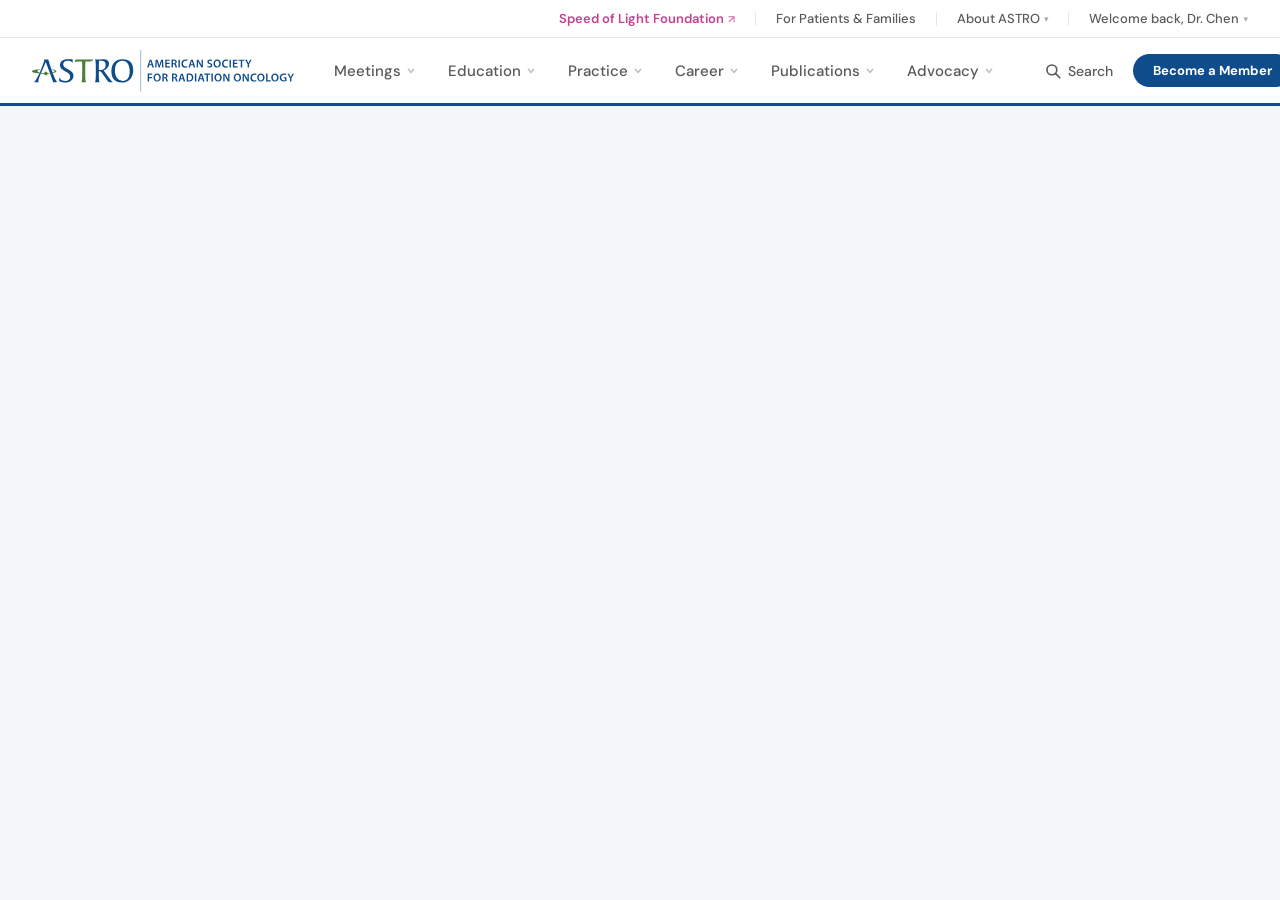
<file: nav-prototype-v5.html>
<!DOCTYPE html>
<html lang="en">
<head>
  <meta charset="UTF-8">
  <meta name="viewport" content="width=device-width, initial-scale=1.0">
  <title>ASTRO.org — Navigation Prototype v5 (Hybrid)</title>
  <link rel="preconnect" href="https://fonts.googleapis.com">
  <link rel="preconnect" href="https://fonts.gstatic.com" crossorigin>
  <link href="https://fonts.googleapis.com/css2?family=DM+Sans:ital,opsz,wght@0,9..40,400;0,9..40,500;0,9..40,600;0,9..40,700;0,9..40,800&display=swap" rel="stylesheet">
  <style>
    :root {
      --color-blue:         #0E4C8C;
      --color-blue-dark:    #0A3A6B;
      --color-blue-50:      #E6F0FA;
      --color-cyan:         #3ABEB6;
      --color-cyan-dark:    #2A9E97;
      --color-cyan-50:      #E3F3EF;
      --color-green:        #4E7E3A;
      --color-green-50:     #EAF1E5;
      --color-plum:         #C74090;
      --color-charcoal:     #58595B;
      --color-granite:      #979291;
      --color-alabaster:    #E5E6E5;
      --color-white:        #FFFFFF;
      --color-light-bg:     #F4F6F8;

      --nav-height:        68px;
      --util-height:       38px;
      --container-max:     1504px;
      --radius-sm:         4px;
      --radius-md:         8px;
      --radius-lg:         12px;
      --radius-pill:       999px;
      --font-primary:      'DM Sans', system-ui, -apple-system, sans-serif;
    }

    *, *::before, *::after { box-sizing: border-box; margin: 0; padding: 0; }
    body {
      font-family: var(--font-primary);
      color: var(--color-charcoal);
      background: var(--color-light-bg);
      -webkit-font-smoothing: antialiased;
    }
    a { text-decoration: none; color: inherit; }
    ul { list-style: none; }
    button { background: none; border: none; cursor: pointer; font-family: inherit; }

    /* ════════════════════════════════════
       UTILITY NAV
    ════════════════════════════════════ */
    .util-nav {
      height: var(--util-height);
      background: var(--color-white);
      border-bottom: 1px solid var(--color-alabaster);
      position: relative;
      z-index: 1000;
    }
    .util-nav__inner {
      max-width: var(--container-max);
      margin: 0 auto;
      padding: 0 2rem;
      height: 100%;
      display: flex;
      align-items: center;
      justify-content: flex-end;
      gap: 20px;
    }
    .util-nav__link {
      font-size: 13px;
      font-weight: 500;
      color: var(--color-charcoal);
      transition: color 0.15s;
      white-space: nowrap;
    }
    .util-nav__link:hover { color: var(--color-blue); }
    .util-nav__link--accent { font-weight: 600; color: var(--color-plum); }
    .util-nav__link--accent:hover { color: #A83578; }
    .util-nav__ext { font-size: 11px; opacity: 0.7; margin-left: 1px; }
    .util-nav__sep {
      width: 1px;
      height: 14px;
      background: var(--color-alabaster);
      flex-shrink: 0;
    }

    /* Utility dropdown (About ASTRO + Member) */
    .util-drop { position: relative; display: flex; align-items: center; }
    .util-drop__btn {
      font-size: 13px;
      font-weight: 500;
      color: var(--color-charcoal);
      display: inline-flex;
      align-items: center;
      gap: 4px;
      transition: color 0.15s;
      white-space: nowrap;
    }
    .util-drop__btn:hover { color: var(--color-blue); }
    .util-drop__btn .chev { font-size: 9px; opacity: 0.5; transition: transform 0.2s; }
    .util-drop.is-open .chev { transform: rotate(180deg); }
    .util-drop__panel {
      display: none;
      position: absolute;
      right: 0;
      top: calc(100% + 8px);
      background: var(--color-white);
      min-width: 220px;
      border-radius: var(--radius-md);
      box-shadow: 0 8px 24px rgba(0,0,0,0.13);
      border: 1px solid var(--color-alabaster);
      z-index: 2000;
      overflow: hidden;
    }
    .util-drop.is-open .util-drop__panel { display: block; }
    .util-drop__panel a {
      display: flex;
      align-items: center;
      justify-content: space-between;
      padding: 9px 14px;
      font-size: 13px;
      color: var(--color-charcoal);
      border-bottom: 1px solid var(--color-alabaster);
      transition: background 0.1s, color 0.1s;
    }
    .util-drop__panel a:last-child { border-bottom: none; }
    .util-drop__panel a:hover { background: var(--color-blue-50); color: var(--color-blue); }
    .util-drop__panel a.logout { color: var(--color-plum); font-weight: 600; }
    .util-drop__panel a .ext { font-size: 10px; opacity: 0.45; }

    /* ════════════════════════════════════
       PRIMARY NAV
    ════════════════════════════════════ */
    .primary-nav {
      height: var(--nav-height);
      background: var(--color-white);
      border-bottom: 3px solid var(--color-blue);
      position: sticky;
      top: 0;
      z-index: 900;
    }
    .primary-nav__inner {
      max-width: var(--container-max);
      margin: 0 auto;
      padding: 0 2rem;
      height: 100%;
      display: grid;
      grid-template-columns: auto 1fr auto;
      align-items: center;
      gap: 24px;
    }
    .nav-logo img { height: 42px; width: auto; display: block; }

    .nav-items {
      display: flex;
      align-items: stretch;
      justify-content: center;
      height: 100%;
    }
    .nav-item {
      display: flex;
      align-items: stretch;
      position: relative;
    }
    .nav-item__btn {
      display: inline-flex;
      align-items: center;
      gap: 5px;
      padding: 0 16px;
      font-size: 15px;
      font-weight: 500;
      color: var(--color-charcoal);
      cursor: pointer;
      white-space: nowrap;
      transition: color 0.15s;
      position: relative;
    }
    .nav-item__btn::after {
      content: '';
      position: absolute;
      bottom: -3px;
      left: 16px;
      right: 16px;
      height: 3px;
      background: var(--color-blue);
      transform: scaleX(0);
      transform-origin: center;
      transition: transform 0.2s ease;
    }
    .nav-item__btn:hover { color: var(--color-blue); }
    .nav-item__btn:hover::after { transform: scaleX(1); }
    .nav-item.is-open .nav-item__btn { color: var(--color-blue); }
    .nav-item.is-open .nav-item__btn::after { transform: scaleX(1); }
    .nav-item__btn .chev {
      width: 10px;
      height: 10px;
      opacity: 0.35;
      flex-shrink: 0;
      transition: transform 0.2s, opacity 0.15s;
    }
    .nav-item.is-open .nav-item__btn .chev { transform: rotate(180deg); opacity: 0.65; }

    .nav-right {
      display: flex;
      align-items: center;
      gap: 10px;
      justify-self: end;
    }
    .nav-search {
      height: 36px;
      display: inline-flex;
      align-items: center;
      gap: 6px;
      padding: 0 10px;
      border-radius: var(--radius-pill);
      color: var(--color-charcoal);
      font-size: 14px;
      font-weight: 500;
      transition: background 0.15s, color 0.15s;
    }
    .nav-search:hover { background: var(--color-blue-50); color: var(--color-blue); }
    .nav-search svg { width: 18px; height: 18px; flex-shrink: 0; }
    .nav-cta {
      font-size: 13px;
      font-weight: 700;
      color: var(--color-white);
      background: var(--color-blue);
      padding: 8px 20px;
      border-radius: var(--radius-pill);
      white-space: nowrap;
      transition: background 0.15s;
    }
    .nav-cta:hover { background: var(--color-blue-dark); }

    .nav-hamburger {
      display: none;
      width: 40px;
      height: 40px;
      align-items: center;
      justify-content: center;
      color: var(--color-charcoal);
    }
    .nav-hamburger svg { width: 24px; height: 24px; }

    /* ════════════════════════════════════
       DROPDOWN SHELL — shared by slim + mega
    ════════════════════════════════════ */
    .drop {
      position: fixed;
      left: 50%;
      background: var(--color-white);
      box-shadow: 0 8px 32px rgba(0,0,0,0.10);
      border-radius: 0 0 var(--radius-md) var(--radius-md);
      z-index: 850;
      display: none;
      opacity: 0;
      transform: translateX(-50%) translateY(-6px);
      transition: opacity 0.18s ease, transform 0.18s ease;
    }
    .drop.is-visible { display: block; }
    .drop.is-open { opacity: 1; transform: translateX(-50%) translateY(0); }
    .drop.is-exiting { opacity: 0; transform: translateX(-50%) translateY(0); transition: opacity 0.12s ease; }

    /* ────────── SLIM VARIANT (single column + promo card) ────────── */
    .drop--slim { width: max-content; min-width: 620px; max-width: 760px; }
    .drop--slim .drop__body {
      display: flex;
      align-items: stretch;
      padding: 28px 32px;
      gap: 0;
    }
    .drop--slim .drop__left {
      flex: 0 0 auto;
      display: flex;
      flex-direction: column;
      padding-right: 28px;
      border-right: 1px solid var(--color-alabaster);
      min-width: 280px;
    }
    .drop--slim .drop__links { display: grid; grid-template-columns: 1fr; align-content: start; }
    .drop--slim .drop__links a {
      display: block;
      font-size: 15px;
      font-weight: 400;
      color: var(--color-charcoal);
      padding: 8px;
      margin: 0 -8px;
      border-radius: var(--radius-sm);
      line-height: 1.35;
      white-space: nowrap;
      transition: background 0.12s, color 0.12s;
    }
    .drop--slim .drop__links a:hover { background: var(--color-blue-50); color: var(--color-blue); }
    .drop--slim .drop__promo {
      width: 260px;
      flex-shrink: 0;
      padding-left: 28px;
      display: flex;
      flex-direction: column;
      justify-content: center;
    }

    /* ────────── MEGA VARIANT (multi-column + promo card) ────────── */
    .drop--mega { min-width: 880px; max-width: 1180px; }
    .drop--mega .drop__body {
      display: grid;
      column-gap: 0;
      padding: 28px 32px;
    }
    .drop--mega.drop--3col .drop__body { grid-template-columns: minmax(220px, auto) minmax(220px, auto) minmax(220px, auto) 260px; }
    .drop--mega.drop--4col .drop__body { grid-template-columns: repeat(4, minmax(200px, auto)) 260px; }
    .drop--mega.drop--no-promo .drop__body { display: block; padding: 28px 32px; }
    .drop--mega.drop--no-promo .drop__cols {
      display: grid;
      grid-template-columns: repeat(4, minmax(200px, auto));
    }
    .drop--mega.drop--no-promo .drop__cols .drop__col:last-child { border-right: none; padding-right: 0; }

    /* Shared footer — always sits at the bottom of every dropdown */
    .drop__footer {
      border-top: 1px solid var(--color-alabaster);
      padding: 16px 32px 18px;
    }
    .drop__footer .drop__see-all { margin: 0; }
    .drop--mega .drop__col {
      padding: 0 24px;
      border-right: 1px solid var(--color-alabaster);
      min-width: 180px;
    }
    .drop--mega .drop__col:first-child { padding-left: 0; }
    .drop--mega .drop__col-head {
      display: block;
      font-size: 11px;
      font-weight: 700;
      text-transform: uppercase;
      letter-spacing: 0.09em;
      color: var(--color-blue);
      margin-bottom: 12px;
    }
    .drop--mega .drop__col-links a {
      display: block;
      font-size: 14px;
      font-weight: 400;
      color: var(--color-charcoal);
      padding: 7px 10px;
      margin: 0 -10px;
      border-radius: var(--radius-sm);
      line-height: 1.4;
      transition: background 0.12s, color 0.12s;
    }
    .drop--mega .drop__col-links a:hover { background: var(--color-blue-50); color: var(--color-blue); }
    .drop--mega .drop__col-links a .ext { font-size: 11px; opacity: 0.5; margin-left: 2px; }
    .drop--mega .drop__col-links a.green-ext { color: var(--color-green); font-weight: 500; }
    .drop--mega .drop__col-links a.green-ext:hover { background: var(--color-green-50); color: var(--color-green); }

    /* Podcast cards (Publications) */
    .podcast-card {
      display: flex;
      flex-direction: row;
      align-items: center;
      gap: 12px;
      padding: 4px 0;
      margin-bottom: 10px;
    }
    .podcast-card:last-of-type { margin-bottom: 0; }
    .podcast-card__img {
      width: 56px;
      height: 56px;
      border-radius: var(--radius-sm);
      flex-shrink: 0;
      object-fit: cover;
    }
    .podcast-card__info { display: flex; flex-direction: column; gap: 4px; }
    .podcast-card__name {
      font-size: 14px;
      font-weight: 500;
      color: var(--color-charcoal);
      line-height: 1.3;
    }
    .podcast-card__listen {
      font-size: 12px;
      font-weight: 600;
      color: var(--color-blue);
      display: inline-flex;
      align-items: center;
      gap: 3px;
      transition: color 0.12s;
    }
    .podcast-card__listen:hover { color: var(--color-cyan-dark); }
    .drop--mega .drop__promo {
      padding-left: 24px;
      display: flex;
      flex-direction: column;
      justify-content: center;
      border-right: none;
    }

    /* ────────── PROMO CARD (shared) ────────── */
    .drop__promo-card {
      background: linear-gradient(180deg, #F4F8FC 0%, var(--color-blue-50) 100%);
      border-radius: var(--radius-lg);
      padding: 22px 22px 20px;
    }
    .drop__promo-eyebrow {
      font-size: 11px;
      font-weight: 700;
      text-transform: uppercase;
      letter-spacing: 0.1em;
      color: var(--color-cyan-dark);
      margin-bottom: 8px;
    }
    .drop__promo-title {
      font-size: 18px;
      font-weight: 700;
      color: var(--color-blue);
      line-height: 1.22;
      margin-bottom: 10px;
      letter-spacing: -0.01em;
    }
    .drop__promo-desc {
      font-size: 13.5px;
      line-height: 1.5;
      color: var(--color-charcoal);
      margin-bottom: 14px;
    }
    .drop__promo-link {
      display: inline-flex;
      align-items: center;
      gap: 6px;
      font-size: 13px;
      font-weight: 700;
      color: var(--color-blue);
      transition: color 0.12s;
    }
    .drop__promo-link:hover { color: var(--color-cyan-dark); }
    .drop__promo-link svg { width: 12px; height: 12px; }

    /* See-all link (slim sits below links; mega sits in promo column below card) */
    .drop__see-all {
      display: inline-flex;
      align-items: center;
      gap: 9px;
      font-size: 12px;
      font-weight: 700;
      text-transform: uppercase;
      letter-spacing: 0.09em;
      color: var(--color-blue);
      margin-top: 16px;
      transition: color 0.12s;
    }
    .drop--mega .drop__see-all { margin-top: 18px; padding-left: 0; }
    .drop__footer .drop__see-all { margin-top: 0 !important; }
    .drop__see-all:hover { color: var(--color-cyan-dark); }
    .drop__see-all:hover .drop__arrow { background: var(--color-cyan-dark); }
    .drop__arrow {
      width: 22px;
      height: 22px;
      border-radius: 50%;
      background: var(--color-blue);
      display: inline-flex;
      align-items: center;
      justify-content: center;
      flex-shrink: 0;
      transition: background 0.12s;
    }
    .drop__arrow svg { width: 11px; height: 11px; color: var(--color-white); }

    /* Overlay */
    .drop-overlay {
      display: none;
      position: fixed;
      inset: 0;
      background: rgba(14,76,140,0.06);
      z-index: 849;
    }
    .drop-overlay.is-visible { display: block; }

    /* ════════════════════════════════════
       MOBILE NAV
    ════════════════════════════════════ */
    .mobile-nav {
      position: fixed;
      inset: 0;
      background: var(--color-white);
      z-index: 2000;
      display: none;
      flex-direction: column;
      overflow: hidden;
    }
    .mobile-nav.is-open { display: flex; }
    .mob-head {
      display: flex;
      align-items: center;
      justify-content: space-between;
      padding: 0 20px;
      height: 56px;
      border-bottom: 1px solid var(--color-alabaster);
      flex-shrink: 0;
    }
    .mob-logo img { height: 32px; width: auto; }
    .mob-close {
      width: 36px;
      height: 36px;
      display: flex;
      align-items: center;
      justify-content: center;
      color: var(--color-charcoal);
    }
    .mob-close svg { width: 20px; height: 20px; }
    .mob-body { flex: 1; overflow-y: auto; }

    .mob-l1__btn {
      display: flex;
      align-items: center;
      justify-content: space-between;
      width: 100%;
      padding: 15px 20px;
      font-size: 16px;
      font-weight: 500;
      color: var(--color-charcoal);
      border-bottom: 1px solid var(--color-alabaster);
      text-align: left;
    }
    .mob-l1__btn .chev { font-size: 10px; opacity: 0.35; transition: transform 0.2s; }
    .mob-l1.is-open .mob-l1__btn { color: var(--color-blue); font-weight: 600; }
    .mob-l1.is-open .mob-l1__btn .chev { transform: rotate(180deg); opacity: 0.6; }
    .mob-l2 {
      display: none;
      background: var(--color-light-bg);
      border-bottom: 1px solid var(--color-alabaster);
    }
    .mob-l1.is-open .mob-l2 { display: block; }
    .mob-group__title {
      font-size: 11px;
      font-weight: 700;
      text-transform: uppercase;
      letter-spacing: 0.08em;
      color: var(--color-blue);
      padding: 14px 20px 6px 24px;
    }
    .mob-l2 a {
      display: block;
      font-size: 15px;
      color: var(--color-charcoal);
      padding: 10px 20px 10px 32px;
      border-bottom: 1px solid var(--color-alabaster);
      transition: background 0.1s, color 0.1s;
    }
    .mob-l2 a:last-child { border-bottom: none; }
    .mob-l2 a:hover { background: var(--color-cyan-50); color: var(--color-blue); }
    .mob-footer {
      padding: 20px;
      border-top: 1px solid var(--color-alabaster);
      flex-shrink: 0;
    }
    .mob-footer__cta {
      display: block;
      background: var(--color-blue);
      color: var(--color-white);
      text-align: center;
      padding: 13px;
      font-size: 15px;
      font-weight: 700;
      border-radius: var(--radius-pill);
      margin-bottom: 14px;
      transition: background 0.15s;
    }
    .mob-footer__cta:hover { background: var(--color-blue-dark); }
    .mob-footer__links {
      display: flex;
      flex-wrap: wrap;
      gap: 6px 16px;
      justify-content: center;
    }
    .mob-footer__links a { font-size: 13px; color: var(--color-granite); transition: color 0.12s; }
    .mob-footer__links a:hover { color: var(--color-blue); }

    /* Focus + responsive */
    :focus-visible { outline: 2px solid var(--color-cyan); outline-offset: 2px; }
    @media (max-width: 1180px) {
      .nav-item__btn { padding: 0 12px; font-size: 14px; }
      .drop--mega.drop--4col .drop__body { grid-template-columns: repeat(2, 1fr) 240px; row-gap: 24px; }
      .drop--mega.drop--3col .drop__body { grid-template-columns: repeat(3, 1fr) 240px; }
    }
    @media (max-width: 900px) {
      .nav-items, .nav-right { display: none; }
      .nav-hamburger { display: flex; }
      .util-nav { display: none; }
      .primary-nav__inner { grid-template-columns: 1fr auto; }
    }
  </style>
</head>
<body>

<!-- UTILITY NAV -->
<nav class="util-nav" aria-label="Utility navigation">
  <div class="util-nav__inner">
    <a href="#" class="util-nav__link util-nav__link--accent">Speed of Light Foundation <span class="util-nav__ext" aria-hidden="true">&#8599;</span></a>
    <div class="util-nav__sep"></div>
    <a href="#" class="util-nav__link">For Patients &amp; Families</a>
    <div class="util-nav__sep"></div>

    <div class="util-drop" id="aboutDrop">
      <button class="util-drop__btn" aria-expanded="false" aria-haspopup="true">
        About ASTRO <span class="chev">&#9662;</span>
      </button>
      <div class="util-drop__panel" role="menu">
        <a href="#">About ASTRO</a>
        <a href="#">Membership</a>
        <a href="#">What is Radiation Oncology?</a>
        <a href="#">Board &amp; Leadership</a>
        <a href="#">Governance</a>
        <a href="#">History</a>
        <a href="#">Press Room</a>
        <a href="#">Industry Partnerships</a>
        <a href="#">Jobs at ASTRO</a>
      </div>
    </div>

    <div class="util-nav__sep"></div>

    <div class="util-drop" id="memberDrop">
      <button class="util-drop__btn" aria-expanded="false" aria-haspopup="true">
        Welcome back, Dr. Chen <span class="chev">&#9662;</span>
      </button>
      <div class="util-drop__panel" role="menu">
        <a href="#">My Profile</a>
        <a href="#">ROhub <span class="ext">&#8599;</span></a>
        <a href="#">ASTRO Academy <span class="ext">&#8599;</span></a>
        <a href="#">Member Directory</a>
        <a href="#">Manage Membership</a>
        <a href="#" class="logout">Log Out</a>
      </div>
    </div>
  </div>
</nav>

<!-- PRIMARY NAV -->
<header class="primary-nav" id="primaryNav">
  <div class="primary-nav__inner">

    <a href="#" class="nav-logo" aria-label="ASTRO home">
      <img src="astro-logo.svg" alt="ASTRO" width="231" height="37">
    </a>

    <nav class="nav-items" aria-label="Primary navigation">
      <div class="nav-item" data-menu="meetings">
        <button class="nav-item__btn" aria-expanded="false" aria-haspopup="true">
          Meetings
          <svg class="chev" viewBox="0 0 10 10" fill="none" stroke="currentColor" stroke-width="1.8" stroke-linecap="round" stroke-linejoin="round"><path d="M2.5 3.5L5 6.5L7.5 3.5"/></svg>
        </button>
      </div>
      <div class="nav-item" data-menu="education">
        <button class="nav-item__btn" aria-expanded="false" aria-haspopup="true">
          Education
          <svg class="chev" viewBox="0 0 10 10" fill="none" stroke="currentColor" stroke-width="1.8" stroke-linecap="round" stroke-linejoin="round"><path d="M2.5 3.5L5 6.5L7.5 3.5"/></svg>
        </button>
      </div>
      <div class="nav-item" data-menu="practice">
        <button class="nav-item__btn" aria-expanded="false" aria-haspopup="true">
          Practice
          <svg class="chev" viewBox="0 0 10 10" fill="none" stroke="currentColor" stroke-width="1.8" stroke-linecap="round" stroke-linejoin="round"><path d="M2.5 3.5L5 6.5L7.5 3.5"/></svg>
        </button>
      </div>
      <div class="nav-item" data-menu="career">
        <button class="nav-item__btn" aria-expanded="false" aria-haspopup="true">
          Career
          <svg class="chev" viewBox="0 0 10 10" fill="none" stroke="currentColor" stroke-width="1.8" stroke-linecap="round" stroke-linejoin="round"><path d="M2.5 3.5L5 6.5L7.5 3.5"/></svg>
        </button>
      </div>
      <div class="nav-item" data-menu="publications">
        <button class="nav-item__btn" aria-expanded="false" aria-haspopup="true">
          Publications
          <svg class="chev" viewBox="0 0 10 10" fill="none" stroke="currentColor" stroke-width="1.8" stroke-linecap="round" stroke-linejoin="round"><path d="M2.5 3.5L5 6.5L7.5 3.5"/></svg>
        </button>
      </div>
      <div class="nav-item" data-menu="advocacy">
        <button class="nav-item__btn" aria-expanded="false" aria-haspopup="true">
          Advocacy
          <svg class="chev" viewBox="0 0 10 10" fill="none" stroke="currentColor" stroke-width="1.8" stroke-linecap="round" stroke-linejoin="round"><path d="M2.5 3.5L5 6.5L7.5 3.5"/></svg>
        </button>
      </div>
    </nav>

    <div class="nav-right">
      <button class="nav-search" aria-label="Search">
        <svg viewBox="0 0 24 24" fill="none" stroke="currentColor" stroke-width="2.2" stroke-linecap="round" stroke-linejoin="round">
          <circle cx="10.5" cy="10.5" r="6.5"/>
          <path d="M15.5 15.5L21 21"/>
        </svg>
        Search
      </button>
      <a href="#" class="nav-cta">Become a Member</a>
    </div>

    <button class="nav-hamburger" id="hamburgerBtn" aria-label="Open menu" aria-expanded="false">
      <svg viewBox="0 0 24 24" fill="none" stroke="currentColor" stroke-width="2.5"><path d="M3 6h18M3 12h18M3 18h18"/></svg>
    </button>
  </div>
</header>

<!-- ═══════════════════════════════════════════
     DROPDOWNS — SLIM
════════════════════════════════════════════ -->

<!-- Meetings (slim) -->
<div class="drop drop--slim" id="drop-meetings" role="region" aria-label="Meetings">
  <div class="drop__body">
    <div class="drop__left">
      <div class="drop__links">
        <a href="#">Annual Meeting</a>
        <a href="#">Annual Refresher Course</a>
        <a href="#">Head &amp; Neck Symposium</a>
        <a href="#">Coding &amp; Coverage Seminar</a>
        <a href="#">Radiopharmaceutical Symposium</a>
        <a href="#">Advocacy Day</a>
      </div>
    </div>
    <div class="drop__promo">
      <div class="drop__promo-card">
        <div class="drop__promo-eyebrow">Save the Date</div>
        <div class="drop__promo-title">ASTRO 2026 Annual Meeting</div>
        <p class="drop__promo-desc">Join us in San Diego, September 13&ndash;16 for the premier radiation oncology event of the year.</p>
        <a href="#" class="drop__promo-link">
          Register Now
          <svg viewBox="0 0 12 12" fill="none" stroke="currentColor" stroke-width="1.8" stroke-linecap="round" stroke-linejoin="round"><path d="M2 6h7M6 3l3 3-3 3"/></svg>
        </a>
      </div>
    </div>
  </div>
  <div class="drop__footer">
    <a href="#" class="drop__see-all">
      See All Meetings &amp; Events
      <span class="drop__arrow">
        <svg viewBox="0 0 11 11" fill="none" stroke="currentColor" stroke-width="1.6" stroke-linecap="round" stroke-linejoin="round"><path d="M2 5.5h7M6 2.5l3 3-3 3"/></svg>
      </span>
    </a>
  </div>
</div>

<!-- Education (slim) -->
<div class="drop drop--slim" id="drop-education" role="region" aria-label="Education">
  <div class="drop__body">
    <div class="drop__left">
      <div class="drop__links">
        <a href="#">Journals</a>
        <a href="#">Guidelines &amp; Consensus Documents</a>
        <a href="#">Meetings Calendar</a>
        <a href="#">eContouring</a>
        <a href="#">Radiopharmaceutical Therapy</a>
        <a href="#">Functional Radiation Medicine</a>
      </div>
    </div>
    <div class="drop__promo">
      <div class="drop__promo-card">
        <div class="drop__promo-eyebrow">Learn On Demand</div>
        <div class="drop__promo-title">ASTRO Academy</div>
        <p class="drop__promo-desc">Hundreds of courses, on-demand sessions, and self-assessment activities &mdash; all in one learning hub.</p>
        <a href="#" class="drop__promo-link">
          Browse Catalog
          <svg viewBox="0 0 12 12" fill="none" stroke="currentColor" stroke-width="1.8" stroke-linecap="round" stroke-linejoin="round"><path d="M2 6h7M6 3l3 3-3 3"/></svg>
        </a>
      </div>
    </div>
  </div>
  <div class="drop__footer">
    <a href="#" class="drop__see-all">
      See All Educational Resources
      <span class="drop__arrow">
        <svg viewBox="0 0 11 11" fill="none" stroke="currentColor" stroke-width="1.6" stroke-linecap="round" stroke-linejoin="round"><path d="M2 5.5h7M6 2.5l3 3-3 3"/></svg>
      </span>
    </a>
  </div>
</div>

<!-- Advocacy (slim) -->
<div class="drop drop--slim" id="drop-advocacy" role="region" aria-label="Advocacy">
  <div class="drop__body">
    <div class="drop__left">
      <div class="drop__links">
        <a href="#">Advocacy Day 2026</a>
        <a href="#">ASTRO PAC</a>
        <a href="#">Key Issues</a>
        <a href="#">Become an Advocate</a>
        <a href="#">Donate Now</a>
      </div>
    </div>
    <div class="drop__promo">
      <div class="drop__promo-card">
        <div class="drop__promo-eyebrow">Washington Update</div>
        <div class="drop__promo-title">What's Happening in Washington</div>
        <p class="drop__promo-desc">Stay informed on the federal policy issues shaping radiation oncology practice and reimbursement.</p>
        <a href="#" class="drop__promo-link">
          Get the Newsletter
          <svg viewBox="0 0 12 12" fill="none" stroke="currentColor" stroke-width="1.8" stroke-linecap="round" stroke-linejoin="round"><path d="M2 6h7M6 3l3 3-3 3"/></svg>
        </a>
      </div>
    </div>
  </div>
  <div class="drop__footer">
    <a href="#" class="drop__see-all">
      See All Advocacy Resources
      <span class="drop__arrow">
        <svg viewBox="0 0 11 11" fill="none" stroke="currentColor" stroke-width="1.6" stroke-linecap="round" stroke-linejoin="round"><path d="M2 5.5h7M6 2.5l3 3-3 3"/></svg>
      </span>
    </a>
  </div>
</div>

<!-- ═══════════════════════════════════════════
     DROPDOWNS — MEGA
════════════════════════════════════════════ -->

<!-- Practice (mega · 3 col + promo) -->
<div class="drop drop--mega drop--3col" id="drop-practice" role="region" aria-label="Practice">
  <div class="drop__body">
    <div class="drop__col">
      <span class="drop__col-head">Manage Your Practice</span>
      <div class="drop__col-links">
        <a href="#">APEx Accreditation</a>
        <a href="#">Reimbursement</a>
      </div>
    </div>
    <div class="drop__col">
      <span class="drop__col-head">Improve Quality &amp; Safety</span>
      <div class="drop__col-links">
        <a href="#">Incident Learning System (RO-ILS)</a>
        <a href="#">Safety Is No Accident</a>
        <a href="#">Data Standards</a>
        <a href="#">Quality Measures</a>
        <a href="#">Disaster Management</a>
      </div>
    </div>
    <div class="drop__col">
      <span class="drop__col-head">Educate Patients &amp; Others</span>
      <div class="drop__col-links">
        <a href="#">Patient Materials</a>
        <a href="#">Radiation Therapy Presentations</a>
        <a href="#" class="green-ext">Speed of Light Foundation <span class="ext">&#8599;</span></a>
      </div>
    </div>
    <div class="drop__promo">
      <div class="drop__promo-card">
        <div class="drop__promo-eyebrow">Practice Resources</div>
        <div class="drop__promo-title">Product Catalog</div>
        <p class="drop__promo-desc">Discover ASTRO's library of clinical, quality, and educational products built for your practice.</p>
        <a href="#" class="drop__promo-link">
          Explore Catalog
          <svg viewBox="0 0 12 12" fill="none" stroke="currentColor" stroke-width="1.8" stroke-linecap="round" stroke-linejoin="round"><path d="M2 6h7M6 3l3 3-3 3"/></svg>
        </a>
      </div>
    </div>
  </div>
  <div class="drop__footer">
    <a href="#" class="drop__see-all">
      See All Practice Resources
      <span class="drop__arrow">
        <svg viewBox="0 0 11 11" fill="none" stroke="currentColor" stroke-width="1.6" stroke-linecap="round" stroke-linejoin="round"><path d="M2 5.5h7M6 2.5l3 3-3 3"/></svg>
      </span>
    </a>
  </div>
</div>

<!-- Career (mega · 3 col + promo) -->
<div class="drop drop--mega drop--3col" id="drop-career" role="region" aria-label="Career">
  <div class="drop__body">
    <div class="drop__col">
      <span class="drop__col-head">Career Support</span>
      <div class="drop__col-links">
        <a href="#">Explore Radiation Oncology Careers</a>
        <a href="#">Residents Association (ARRO)</a>
        <a href="#">Medical Students</a>
        <a href="#">Career Center</a>
      </div>
    </div>
    <div class="drop__col">
      <span class="drop__col-head">Networking</span>
      <div class="drop__col-links">
        <a href="#">Membership Directory</a>
        <a href="#">ROHub <span class="ext">&#8599;</span></a>
        <a href="#">International Membership</a>
        <a href="#">Network at Meetings</a>
        <a href="#">Research Career Support (ASTRO ROCKS)</a>
        <a href="#">Radiation Oncology&ndash;Biology Integration Network (ROBIN)</a>
      </div>
    </div>
    <div class="drop__col">
      <span class="drop__col-head">Get Involved</span>
      <div class="drop__col-links">
        <a href="#">Volunteer Committees</a>
        <a href="#">Interest Groups</a>
        <a href="#">Advocacy</a>
      </div>
    </div>
    <div class="drop__promo">
      <div class="drop__promo-card">
        <div class="drop__promo-eyebrow">For Every Stage</div>
        <div class="drop__promo-title">Mentor Connect</div>
        <p class="drop__promo-desc">Pair with experienced radiation oncologists who can help guide the next steps in your career.</p>
        <a href="#" class="drop__promo-link">
          Find a Mentor
          <svg viewBox="0 0 12 12" fill="none" stroke="currentColor" stroke-width="1.8" stroke-linecap="round" stroke-linejoin="round"><path d="M2 6h7M6 3l3 3-3 3"/></svg>
        </a>
      </div>
    </div>
  </div>
  <div class="drop__footer">
    <a href="#" class="drop__see-all">
      See All Career Resources
      <span class="drop__arrow">
        <svg viewBox="0 0 11 11" fill="none" stroke="currentColor" stroke-width="1.6" stroke-linecap="round" stroke-linejoin="round"><path d="M2 5.5h7M6 2.5l3 3-3 3"/></svg>
      </span>
    </a>
  </div>
</div>

<!-- Publications (mega · 4 col, no promo) -->
<div class="drop drop--mega drop--no-promo" id="drop-publications" role="region" aria-label="Publications">
  <div class="drop__body">
    <div class="drop__cols">
      <div class="drop__col">
        <span class="drop__col-head">Journals</span>
        <div class="drop__col-links">
          <a href="#">Red Journal</a>
          <a href="#">Practical Radiation Oncology (PRO)</a>
          <a href="#">Advances in Radiation Oncology</a>
        </div>
      </div>
      <div class="drop__col">
        <span class="drop__col-head">Guidelines &amp; Consensus Documents</span>
        <div class="drop__col-links">
          <a href="#">Clinical Practice Guidelines</a>
          <a href="#">Consensus Documents</a>
        </div>
      </div>
      <div class="drop__col">
        <span class="drop__col-head">Society News</span>
        <div class="drop__col-links">
          <a href="#">ASTROgram Newsletter</a>
          <a href="#">ASTROnews Magazine</a>
          <a href="#">ASTROblog</a>
          <a href="#">President's Corner</a>
        </div>
      </div>
      <div class="drop__col">
        <span class="drop__col-head">Podcasts</span>
        <div class="podcast-card">
          <img class="podcast-card__img" src="imgs/OnTarget_logo.jpg" alt="On Target podcast">
          <div class="podcast-card__info">
            <span class="podcast-card__name">On Target</span>
            <a href="#" class="podcast-card__listen">Listen Now &#8594;</a>
          </div>
        </div>
        <div class="podcast-card">
          <img class="podcast-card__img" src="imgs/RadOncReportLogo.jpg" alt="RadOnc Report podcast">
          <div class="podcast-card__info">
            <span class="podcast-card__name">RadOnc Report</span>
            <a href="#" class="podcast-card__listen">Listen Now &#8594;</a>
          </div>
        </div>
      </div>
    </div>
  </div>
  <div class="drop__footer">
    <a href="#" class="drop__see-all">
      See All Publications
      <span class="drop__arrow">
        <svg viewBox="0 0 11 11" fill="none" stroke="currentColor" stroke-width="1.6" stroke-linecap="round" stroke-linejoin="round"><path d="M2 5.5h7M6 2.5l3 3-3 3"/></svg>
      </span>
    </a>
  </div>
</div>

<div class="drop-overlay" id="dropOverlay"></div>

<!-- MOBILE NAV -->
<div class="mobile-nav" id="mobileNav" role="dialog" aria-modal="true" aria-label="Site navigation">
  <div class="mob-head">
    <a href="#" class="mob-logo" aria-label="ASTRO home">
      <img src="astro-logo.svg" alt="ASTRO" width="160" height="26">
    </a>
    <button class="mob-close" id="mobileNavClose" aria-label="Close menu">
      <svg viewBox="0 0 24 24" fill="none" stroke="currentColor" stroke-width="2.5"><path d="M18 6L6 18M6 6l12 12"/></svg>
    </button>
  </div>
  <div class="mob-body">

    <div class="mob-l1">
      <button class="mob-l1__btn">Meetings <span class="chev">&#9662;</span></button>
      <div class="mob-l2">
        <a href="#">Annual Meeting</a>
        <a href="#">Annual Refresher Course</a>
        <a href="#">Head &amp; Neck Symposium</a>
        <a href="#">Coding &amp; Coverage Seminar</a>
        <a href="#">Radiopharmaceutical Symposium</a>
        <a href="#">Advocacy Day</a>
      </div>
    </div>

    <div class="mob-l1">
      <button class="mob-l1__btn">Education <span class="chev">&#9662;</span></button>
      <div class="mob-l2">
        <a href="#">Journals</a>
        <a href="#">Guidelines &amp; Consensus Documents</a>
        <a href="#">Meetings Calendar</a>
        <a href="#">eContouring</a>
        <a href="#">Radiopharmaceutical Therapy</a>
        <a href="#">Functional Radiation Medicine</a>
      </div>
    </div>

    <div class="mob-l1">
      <button class="mob-l1__btn">Practice <span class="chev">&#9662;</span></button>
      <div class="mob-l2">
        <div class="mob-group__title">Manage Your Practice</div>
        <a href="#">APEx Accreditation</a>
        <a href="#">Reimbursement</a>
        <div class="mob-group__title">Improve Quality &amp; Safety</div>
        <a href="#">Incident Learning System (RO-ILS)</a>
        <a href="#">Safety Is No Accident</a>
        <a href="#">Data Standards</a>
        <a href="#">Quality Measures</a>
        <a href="#">Disaster Management</a>
        <div class="mob-group__title">Educate Patients &amp; Others</div>
        <a href="#">Patient Materials</a>
        <a href="#">Radiation Therapy Presentations</a>
        <a href="#">Speed of Light Foundation</a>
      </div>
    </div>

    <div class="mob-l1">
      <button class="mob-l1__btn">Career <span class="chev">&#9662;</span></button>
      <div class="mob-l2">
        <div class="mob-group__title">Career Support</div>
        <a href="#">Explore Radiation Oncology Careers</a>
        <a href="#">Residents Association (ARRO)</a>
        <a href="#">Medical Students</a>
        <a href="#">Career Center</a>
        <div class="mob-group__title">Networking</div>
        <a href="#">Membership Directory</a>
        <a href="#">ROHub</a>
        <a href="#">International Membership</a>
        <a href="#">Network at Meetings</a>
        <a href="#">Research Career Support (ASTRO ROCKS)</a>
        <a href="#">Radiation Oncology&ndash;Biology Integration Network (ROBIN)</a>
        <div class="mob-group__title">Get Involved</div>
        <a href="#">Volunteer Committees</a>
        <a href="#">Mentor Connect</a>
        <a href="#">Advocacy</a>
      </div>
    </div>

    <div class="mob-l1">
      <button class="mob-l1__btn">Publications <span class="chev">&#9662;</span></button>
      <div class="mob-l2">
        <div class="mob-group__title">Journals</div>
        <a href="#">Red Journal</a>
        <a href="#">Practical Radiation Oncology (PRO)</a>
        <a href="#">Advances in Radiation Oncology</a>
        <div class="mob-group__title">Guidelines &amp; Consensus Documents</div>
        <a href="#">Clinical Practice Guidelines</a>
        <a href="#">Consensus Documents</a>
        <div class="mob-group__title">Society News</div>
        <a href="#">ASTROgram Newsletter</a>
        <a href="#">ASTROnews Magazine</a>
        <a href="#">ASTROblog</a>
        <a href="#">President's Corner</a>
        <div class="mob-group__title">Podcasts</div>
        <a href="#">On Target</a>
        <a href="#">RadOnc Report</a>
      </div>
    </div>

    <div class="mob-l1">
      <button class="mob-l1__btn">Advocacy <span class="chev">&#9662;</span></button>
      <div class="mob-l2">
        <a href="#">Advocacy Day 2026</a>
        <a href="#">ASTRO PAC</a>
        <a href="#">Key Issues</a>
        <a href="#">Become an Advocate</a>
        <a href="#">Donate Now</a>
      </div>
    </div>

    <div class="mob-l1">
      <button class="mob-l1__btn">About ASTRO <span class="chev">&#9662;</span></button>
      <div class="mob-l2">
        <a href="#">About ASTRO</a>
        <a href="#">Membership</a>
        <a href="#">What is Radiation Oncology?</a>
        <a href="#">Board &amp; Leadership</a>
        <a href="#">Governance</a>
        <a href="#">History</a>
        <a href="#">Press Room</a>
        <a href="#">Industry Partnerships</a>
        <a href="#">Jobs at ASTRO</a>
      </div>
    </div>

  </div>
  <div class="mob-footer">
    <a href="#" class="mob-footer__cta">Become a Member</a>
    <div class="mob-footer__links">
      <a href="#">For Patients &amp; Families</a>
      <a href="#">Log In</a>
      <a href="#">Search</a>
    </div>
  </div>
</div>

<main></main>

<script>
(function () {
  'use strict';

  const navItems = document.querySelectorAll('.nav-item');
  const overlay  = document.getElementById('dropOverlay');
  let   current  = null;

  function positionDrop(drop) {
    const navRect = document.getElementById('primaryNav').getBoundingClientRect();
    drop.style.top = navRect.bottom + 'px';
  }

  function open(menuId) {
    const prev    = current;
    const trigger = document.querySelector(`.nav-item[data-menu="${menuId}"]`);
    const drop    = document.getElementById('drop-' + menuId);
    if (!trigger || !drop) return;

    if (prev && prev !== menuId) {
      const prevTrigger = document.querySelector(`.nav-item[data-menu="${prev}"]`);
      const prevDrop    = document.getElementById('drop-' + prev);
      if (prevTrigger) {
        prevTrigger.classList.remove('is-open');
        prevTrigger.querySelector('.nav-item__btn').setAttribute('aria-expanded', 'false');
      }
      if (prevDrop) {
        prevDrop.classList.add('is-exiting');
        prevDrop.classList.remove('is-open');
        setTimeout(() => prevDrop.classList.remove('is-visible', 'is-exiting'), 120);
      }
    } else if (!prev) {
      overlay.classList.add('is-visible');
    }

    trigger.classList.add('is-open');
    trigger.querySelector('.nav-item__btn').setAttribute('aria-expanded', 'true');
    current = menuId;

    positionDrop(drop);
    drop.classList.add('is-visible');
    requestAnimationFrame(() => drop.classList.add('is-open'));
  }

  function close(immediate) {
    if (!current) return;
    const trigger = document.querySelector(`.nav-item[data-menu="${current}"]`);
    const drop    = document.getElementById('drop-' + current);
    if (!trigger || !drop) return;

    trigger.classList.remove('is-open');
    trigger.querySelector('.nav-item__btn').setAttribute('aria-expanded', 'false');
    overlay.classList.remove('is-visible');

    if (immediate) {
      drop.classList.remove('is-open', 'is-visible');
      current = null;
    } else {
      drop.classList.remove('is-open');
      current = null;
      setTimeout(() => drop.classList.remove('is-visible'), 180);
    }
  }

  navItems.forEach(item => {
    item.querySelector('.nav-item__btn').addEventListener('click', e => {
      e.preventDefault();
      const id = item.dataset.menu;
      if (current === id) close(); else open(id);
    });
  });

  overlay.addEventListener('click', () => close());
  document.addEventListener('click', e => {
    if (!current) return;
    const drop   = document.getElementById('drop-' + current);
    const navBar = document.getElementById('primaryNav');
    if (!drop.contains(e.target) && !navBar.contains(e.target)) close();
  });
  document.addEventListener('keydown', e => {
    if (e.key === 'Escape') { close(); closeUtilDrops(); closeMobileNav(); }
  });

  // ── Utility dropdowns (About + Member) ──
  const utilDrops = document.querySelectorAll('.util-drop');
  function closeUtilDrops(except) {
    utilDrops.forEach(d => {
      if (d !== except) {
        d.classList.remove('is-open');
        d.querySelector('.util-drop__btn').setAttribute('aria-expanded', 'false');
      }
    });
  }
  utilDrops.forEach(drop => {
    const btn = drop.querySelector('.util-drop__btn');
    btn.addEventListener('click', e => {
      e.stopPropagation();
      const isOpen = drop.classList.toggle('is-open');
      btn.setAttribute('aria-expanded', String(isOpen));
      if (isOpen) closeUtilDrops(drop);
    });
  });
  document.addEventListener('click', e => {
    let inside = false;
    utilDrops.forEach(d => { if (d.contains(e.target)) inside = true; });
    if (!inside) closeUtilDrops();
  });

  // ── Mobile nav ──
  const mobileNav   = document.getElementById('mobileNav');
  const hamburger   = document.getElementById('hamburgerBtn');
  const mobileClose = document.getElementById('mobileNavClose');

  function openMobileNav() {
    mobileNav.classList.add('is-open');
    hamburger.setAttribute('aria-expanded', 'true');
    document.body.style.overflow = 'hidden';
  }
  function closeMobileNav() {
    mobileNav.classList.remove('is-open');
    hamburger.setAttribute('aria-expanded', 'false');
    document.body.style.overflow = '';
  }
  hamburger.addEventListener('click', openMobileNav);
  mobileClose.addEventListener('click', closeMobileNav);

  document.querySelectorAll('.mob-l1__btn').forEach(btn => {
    btn.addEventListener('click', () => {
      const parent  = btn.parentElement;
      const wasOpen = parent.classList.contains('is-open');
      document.querySelectorAll('.mob-l1').forEach(el => el.classList.remove('is-open'));
      if (!wasOpen) parent.classList.add('is-open');
    });
  });

  // Figma capture helper: ?forcedrop=meetings
  const params  = new URLSearchParams(window.location.search);
  const forceId = params.get('forcedrop');
  if (forceId) setTimeout(() => open(forceId), 200);
})();
</script>
<script src="https://mcp.figma.com/mcp/html-to-design/capture.js" async></script>
</body>
</html>
</file>
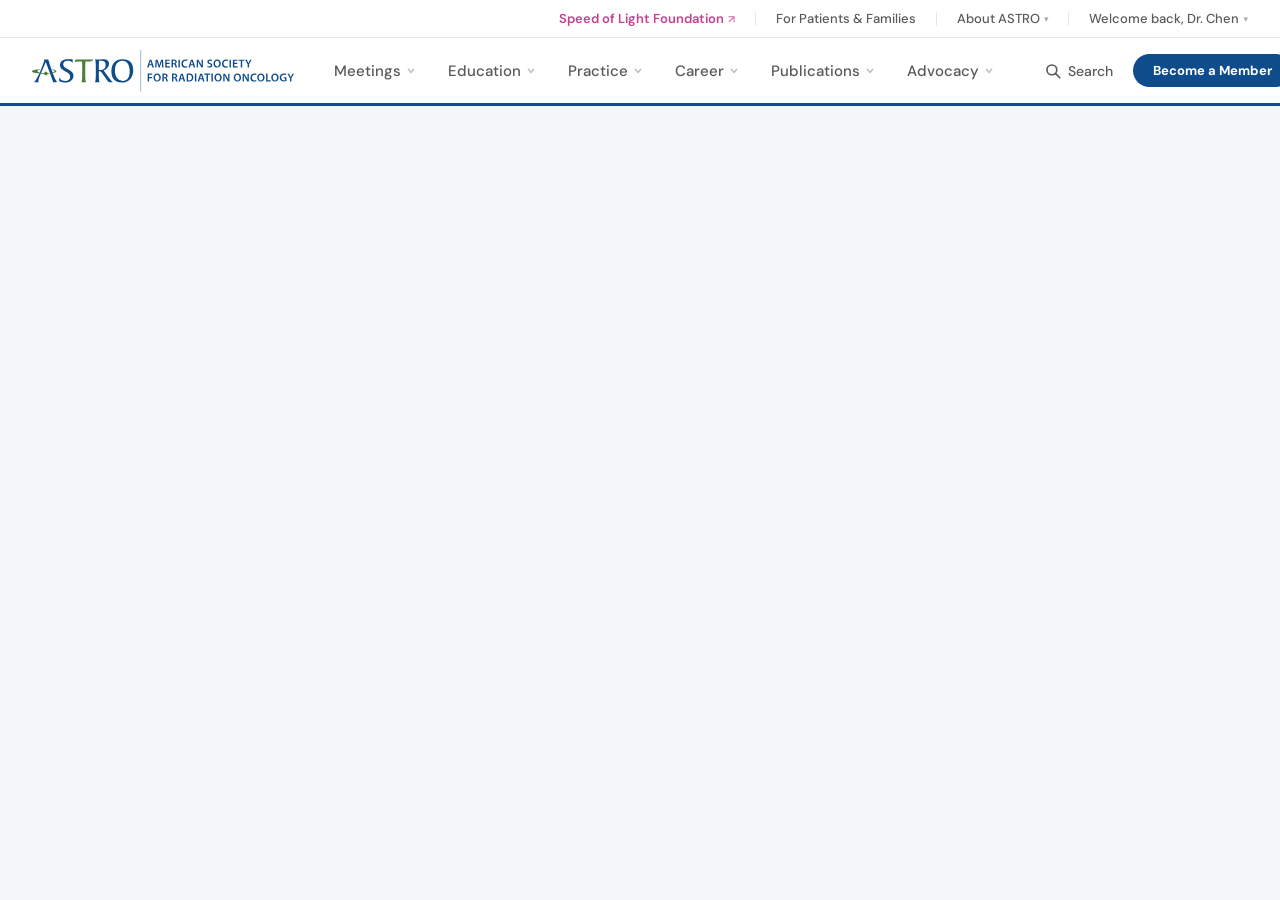
<file: nav-prototype-v6.html>
<!DOCTYPE html>
<html lang="en">
<head>
  <meta charset="UTF-8">
  <meta name="viewport" content="width=device-width, initial-scale=1.0">
  <title>ASTRO.org — Navigation Prototype v6 (Hybrid · Linked Headings)</title>
  <link rel="preconnect" href="https://fonts.googleapis.com">
  <link rel="preconnect" href="https://fonts.gstatic.com" crossorigin>
  <link href="https://fonts.googleapis.com/css2?family=DM+Sans:ital,opsz,wght@0,9..40,400;0,9..40,500;0,9..40,600;0,9..40,700;0,9..40,800&display=swap" rel="stylesheet">
  <style>
    :root {
      --color-blue:         #0E4C8C;
      --color-blue-dark:    #0A3A6B;
      --color-blue-50:      #E6F0FA;
      --color-cyan:         #3ABEB6;
      --color-cyan-dark:    #2A9E97;
      --color-cyan-50:      #E3F3EF;
      --color-green:        #4E7E3A;
      --color-green-50:     #EAF1E5;
      --color-plum:         #C74090;
      --color-charcoal:     #58595B;
      --color-granite:      #979291;
      --color-alabaster:    #E5E6E5;
      --color-white:        #FFFFFF;
      --color-light-bg:     #F4F6F8;

      --nav-height:        68px;
      --util-height:       38px;
      --container-max:     1504px;
      --radius-sm:         4px;
      --radius-md:         8px;
      --radius-lg:         12px;
      --radius-pill:       999px;
      --font-primary:      'DM Sans', system-ui, -apple-system, sans-serif;
    }

    *, *::before, *::after { box-sizing: border-box; margin: 0; padding: 0; }
    body {
      font-family: var(--font-primary);
      color: var(--color-charcoal);
      background: var(--color-light-bg);
      -webkit-font-smoothing: antialiased;
    }
    a { text-decoration: none; color: inherit; }
    ul { list-style: none; }
    button { background: none; border: none; cursor: pointer; font-family: inherit; }

    /* ════════════════════════════════════
       UTILITY NAV
    ════════════════════════════════════ */
    .util-nav {
      height: var(--util-height);
      background: var(--color-white);
      border-bottom: 1px solid var(--color-alabaster);
      position: relative;
      z-index: 1000;
    }
    .util-nav__inner {
      max-width: var(--container-max);
      margin: 0 auto;
      padding: 0 2rem;
      height: 100%;
      display: flex;
      align-items: center;
      justify-content: flex-end;
      gap: 20px;
    }
    .util-nav__link {
      font-size: 13px;
      font-weight: 500;
      color: var(--color-charcoal);
      transition: color 0.15s;
      white-space: nowrap;
    }
    .util-nav__link:hover { color: var(--color-blue); }
    .util-nav__link--accent { font-weight: 600; color: var(--color-plum); }
    .util-nav__link--accent:hover { color: #A83578; }
    .util-nav__ext { font-size: 11px; opacity: 0.7; margin-left: 1px; }
    .util-nav__sep {
      width: 1px;
      height: 14px;
      background: var(--color-alabaster);
      flex-shrink: 0;
    }

    /* Utility dropdown (About ASTRO + Member) */
    .util-drop { position: relative; display: flex; align-items: center; }
    .util-drop__btn {
      font-size: 13px;
      font-weight: 500;
      color: var(--color-charcoal);
      display: inline-flex;
      align-items: center;
      gap: 4px;
      transition: color 0.15s;
      white-space: nowrap;
    }
    .util-drop__btn:hover { color: var(--color-blue); }
    .util-drop__btn .chev { font-size: 9px; opacity: 0.5; transition: transform 0.2s; }
    .util-drop.is-open .chev { transform: rotate(180deg); }
    .util-drop__panel {
      display: none;
      position: absolute;
      right: 0;
      top: calc(100% + 8px);
      background: var(--color-white);
      min-width: 220px;
      border-radius: var(--radius-md);
      box-shadow: 0 8px 24px rgba(0,0,0,0.13);
      border: 1px solid var(--color-alabaster);
      z-index: 2000;
      overflow: hidden;
    }
    .util-drop.is-open .util-drop__panel { display: block; }
    .util-drop__panel a {
      display: flex;
      align-items: center;
      justify-content: space-between;
      padding: 9px 14px;
      font-size: 13px;
      color: var(--color-charcoal);
      border-bottom: 1px solid var(--color-alabaster);
      transition: background 0.1s, color 0.1s;
    }
    .util-drop__panel a:last-child { border-bottom: none; }
    .util-drop__panel a:hover { background: var(--color-blue-50); color: var(--color-blue); }
    .util-drop__panel a.logout { color: var(--color-plum); font-weight: 600; }
    .util-drop__panel a .ext { font-size: 10px; opacity: 0.45; }

    /* ════════════════════════════════════
       PRIMARY NAV
    ════════════════════════════════════ */
    .primary-nav {
      height: var(--nav-height);
      background: var(--color-white);
      border-bottom: 3px solid var(--color-blue);
      position: sticky;
      top: 0;
      z-index: 900;
    }
    .primary-nav__inner {
      max-width: var(--container-max);
      margin: 0 auto;
      padding: 0 2rem;
      height: 100%;
      display: grid;
      grid-template-columns: auto 1fr auto;
      align-items: center;
      gap: 24px;
    }
    .nav-logo img { height: 42px; width: auto; display: block; }

    .nav-items {
      display: flex;
      align-items: stretch;
      justify-content: center;
      height: 100%;
    }
    .nav-item {
      display: flex;
      align-items: stretch;
      position: relative;
    }
    .nav-item__btn {
      display: inline-flex;
      align-items: center;
      gap: 5px;
      padding: 0 16px;
      font-size: 15px;
      font-weight: 500;
      color: var(--color-charcoal);
      cursor: pointer;
      white-space: nowrap;
      transition: color 0.15s;
      position: relative;
    }
    .nav-item__btn::after {
      content: '';
      position: absolute;
      bottom: -3px;
      left: 16px;
      right: 16px;
      height: 3px;
      background: var(--color-blue);
      transform: scaleX(0);
      transform-origin: center;
      transition: transform 0.2s ease;
    }
    .nav-item__btn:hover { color: var(--color-blue); }
    .nav-item__btn:hover::after { transform: scaleX(1); }
    .nav-item.is-open .nav-item__btn { color: var(--color-blue); }
    .nav-item.is-open .nav-item__btn::after { transform: scaleX(1); }
    .nav-item__btn .chev {
      width: 10px;
      height: 10px;
      opacity: 0.35;
      flex-shrink: 0;
      transition: transform 0.2s, opacity 0.15s;
    }
    .nav-item.is-open .nav-item__btn .chev { transform: rotate(180deg); opacity: 0.65; }

    .nav-right {
      display: flex;
      align-items: center;
      gap: 10px;
      justify-self: end;
    }
    .nav-search {
      height: 36px;
      display: inline-flex;
      align-items: center;
      gap: 6px;
      padding: 0 10px;
      border-radius: var(--radius-pill);
      color: var(--color-charcoal);
      font-size: 14px;
      font-weight: 500;
      transition: background 0.15s, color 0.15s;
    }
    .nav-search:hover { background: var(--color-blue-50); color: var(--color-blue); }
    .nav-search svg { width: 18px; height: 18px; flex-shrink: 0; }
    .nav-cta {
      font-size: 13px;
      font-weight: 700;
      color: var(--color-white);
      background: var(--color-blue);
      padding: 8px 20px;
      border-radius: var(--radius-pill);
      white-space: nowrap;
      transition: background 0.15s;
    }
    .nav-cta:hover { background: var(--color-blue-dark); }

    .nav-hamburger {
      display: none;
      width: 40px;
      height: 40px;
      align-items: center;
      justify-content: center;
      color: var(--color-charcoal);
    }
    .nav-hamburger svg { width: 24px; height: 24px; }

    /* ════════════════════════════════════
       DROPDOWN SHELL — shared by slim + mega
    ════════════════════════════════════ */
    .drop {
      position: fixed;
      left: 50%;
      background: var(--color-white);
      box-shadow: 0 8px 32px rgba(0,0,0,0.10);
      border-radius: 0 0 var(--radius-md) var(--radius-md);
      z-index: 850;
      display: none;
      opacity: 0;
      transform: translateX(-50%) translateY(-6px);
      transition: opacity 0.18s ease, transform 0.18s ease;
    }
    .drop.is-visible { display: block; }
    .drop.is-open { opacity: 1; transform: translateX(-50%) translateY(0); }
    .drop.is-exiting { opacity: 0; transform: translateX(-50%) translateY(0); transition: opacity 0.12s ease; }

    /* ────────── SLIM VARIANT (single column + promo card) ────────── */
    .drop--slim { width: max-content; min-width: 620px; max-width: 760px; }
    .drop--slim .drop__body {
      display: flex;
      align-items: stretch;
      padding: 28px 32px;
      gap: 0;
    }
    .drop--slim .drop__left {
      flex: 0 0 auto;
      display: flex;
      flex-direction: column;
      padding-right: 28px;
      border-right: 1px solid var(--color-alabaster);
      min-width: 280px;
    }
    .drop--slim .drop__links { display: grid; grid-template-columns: 1fr; align-content: start; }
    .drop--slim .drop__links a {
      display: block;
      font-size: 15px;
      font-weight: 400;
      color: var(--color-charcoal);
      padding: 8px;
      margin: 0 -8px;
      border-radius: var(--radius-sm);
      line-height: 1.35;
      white-space: nowrap;
      transition: background 0.12s, color 0.12s;
    }
    .drop--slim .drop__links a:hover { background: var(--color-blue-50); color: var(--color-blue); }
    .drop--slim .drop__promo {
      width: 260px;
      flex-shrink: 0;
      padding-left: 28px;
      display: flex;
      flex-direction: column;
      justify-content: center;
    }

    /* ────────── MEGA VARIANT (multi-column + promo card) ────────── */
    .drop--mega { min-width: 880px; max-width: 1180px; }
    .drop--mega .drop__body {
      display: grid;
      column-gap: 0;
      padding: 28px 32px;
    }
    .drop--mega.drop--3col .drop__body { grid-template-columns: minmax(220px, auto) minmax(220px, auto) minmax(220px, auto) 260px; }
    .drop--mega.drop--4col .drop__body { grid-template-columns: repeat(4, minmax(200px, auto)) 260px; }
    .drop--mega.drop--no-promo .drop__body { display: block; padding: 28px 32px; }
    .drop--mega.drop--no-promo .drop__col { padding: 0 18px; }
    .drop--mega.drop--no-promo .drop__col:first-child { padding-left: 0; }
    .drop--mega.drop--no-promo .drop__cols {
      display: grid;
      grid-template-columns: repeat(4, minmax(220px, auto));
    }
    .drop--mega.drop--no-promo .drop__cols .drop__col:last-child { border-right: none; padding-right: 0; }

    /* Shared footer — always sits at the bottom of every dropdown */
    .drop__footer {
      border-top: 1px solid var(--color-alabaster);
      padding: 16px 32px 18px;
    }
    .drop__footer .drop__see-all { margin: 0; }
    .drop--mega .drop__col {
      padding: 0 24px;
      border-right: 1px solid var(--color-alabaster);
      min-width: 180px;
    }
    .drop--mega .drop__col:first-child { padding-left: 0; }
    .drop--mega .drop__col-head {
      display: inline;
      font-size: 11px;
      font-weight: 700;
      text-transform: uppercase;
      letter-spacing: 0.07em;
      line-height: 1.4;
      color: var(--color-blue);
      text-decoration: none;
      padding: 3px 4px;
      margin: 0 -4px 12px;
      border-radius: var(--radius-sm);
      transition: background 0.12s, color 0.12s;
      box-decoration-break: clone;
      -webkit-box-decoration-break: clone;
      text-wrap: balance;
    }
    .drop--mega .drop__col-head .nowrap { white-space: nowrap; }
    .drop--mega a.drop__col-head { display: inline; }
    .drop--mega .drop__col + .drop__col-links,
    .drop--mega .drop__col > .drop__col-head { /* keep heading as inline so arrow flows with last word */ }
    .drop--mega a.drop__col-head:hover {
      background: var(--color-blue-50);
      color: var(--color-cyan-dark);
    }
    .drop--mega .drop__col-head .drop__col-head-arrow {
      width: 9px;
      height: 9px;
      vertical-align: -1px;
      margin-left: 4px;
      transition: transform 0.15s ease;
    }
    .drop--mega a.drop__col-head:hover .drop__col-head-arrow {
      transform: translateX(2px);
    }
    /* heading needs a block-level gap below since it's now inline */
    .drop--mega .drop__col-head + .drop__col-links { margin-top: 12px; }
    .drop--mega .drop__col-links a {
      display: block;
      font-size: 14px;
      font-weight: 400;
      color: var(--color-charcoal);
      padding: 7px 10px;
      margin: 0 -10px;
      border-radius: var(--radius-sm);
      line-height: 1.4;
      transition: background 0.12s, color 0.12s;
    }
    .drop--mega .drop__col-links a:hover { background: var(--color-blue-50); color: var(--color-blue); }
    .drop--mega .drop__col-links a .ext { font-size: 11px; opacity: 0.5; margin-left: 2px; }
    .drop--mega .drop__col-links a.green-ext { color: var(--color-green); font-weight: 500; }
    .drop--mega .drop__col-links a.green-ext:hover { background: var(--color-green-50); color: var(--color-green); }

    /* Podcast cards (Publications) */
    .podcast-card {
      display: flex;
      flex-direction: row;
      align-items: center;
      gap: 12px;
      padding: 4px 0;
      margin-bottom: 10px;
    }
    .podcast-card:last-of-type { margin-bottom: 0; }
    .podcast-card__img {
      width: 56px;
      height: 56px;
      border-radius: var(--radius-sm);
      flex-shrink: 0;
      object-fit: cover;
    }
    .podcast-card__info { display: flex; flex-direction: column; gap: 4px; }
    .podcast-card__name {
      font-size: 14px;
      font-weight: 500;
      color: var(--color-charcoal);
      line-height: 1.3;
    }
    .podcast-card__listen {
      font-size: 12px;
      font-weight: 600;
      color: var(--color-blue);
      display: inline-flex;
      align-items: center;
      gap: 3px;
      transition: color 0.12s;
    }
    .podcast-card__listen:hover { color: var(--color-cyan-dark); }
    .drop--mega .drop__promo {
      padding-left: 24px;
      display: flex;
      flex-direction: column;
      justify-content: center;
      border-right: none;
    }

    /* ────────── PROMO CARD (shared) ────────── */
    .drop__promo-card {
      background: linear-gradient(180deg, #F4F8FC 0%, var(--color-blue-50) 100%);
      border-radius: var(--radius-lg);
      padding: 22px 22px 20px;
    }
    .drop__promo-eyebrow {
      font-size: 11px;
      font-weight: 700;
      text-transform: uppercase;
      letter-spacing: 0.1em;
      color: var(--color-cyan-dark);
      margin-bottom: 8px;
    }
    .drop__promo-title {
      font-size: 18px;
      font-weight: 700;
      color: var(--color-blue);
      line-height: 1.22;
      margin-bottom: 10px;
      letter-spacing: -0.01em;
    }
    .drop__promo-desc {
      font-size: 13.5px;
      line-height: 1.5;
      color: var(--color-charcoal);
      margin-bottom: 14px;
    }
    .drop__promo-link {
      display: inline-flex;
      align-items: center;
      gap: 6px;
      font-size: 13px;
      font-weight: 700;
      color: var(--color-blue);
      transition: color 0.12s;
    }
    .drop__promo-link:hover { color: var(--color-cyan-dark); }
    .drop__promo-link svg { width: 12px; height: 12px; }

    /* See-all link (slim sits below links; mega sits in promo column below card) */
    .drop__see-all {
      display: inline-flex;
      align-items: center;
      gap: 9px;
      font-size: 14px;
      font-weight: 600;
      color: var(--color-blue);
      margin-top: 16px;
      transition: color 0.12s;
    }
    .drop--mega .drop__see-all { margin-top: 18px; padding-left: 0; }
    .drop__footer .drop__see-all { margin-top: 0 !important; }
    .drop__see-all:hover { color: var(--color-cyan-dark); }
    .drop__see-all:hover .drop__arrow { background: var(--color-cyan-dark); }
    .drop__arrow {
      width: 22px;
      height: 22px;
      border-radius: 50%;
      background: var(--color-blue);
      display: inline-flex;
      align-items: center;
      justify-content: center;
      flex-shrink: 0;
      transition: background 0.12s;
    }
    .drop__arrow svg { width: 11px; height: 11px; color: var(--color-white); }

    /* Overlay */
    .drop-overlay {
      display: none;
      position: fixed;
      inset: 0;
      background: rgba(14,76,140,0.06);
      z-index: 849;
    }
    .drop-overlay.is-visible { display: block; }

    /* ════════════════════════════════════
       MOBILE NAV
    ════════════════════════════════════ */
    .mobile-nav {
      position: fixed;
      inset: 0;
      background: var(--color-white);
      z-index: 2000;
      display: none;
      flex-direction: column;
      overflow: hidden;
    }
    .mobile-nav.is-open { display: flex; }
    .mob-head {
      display: flex;
      align-items: center;
      justify-content: space-between;
      padding: 0 20px;
      height: 56px;
      border-bottom: 1px solid var(--color-alabaster);
      flex-shrink: 0;
    }
    .mob-logo img { height: 32px; width: auto; }
    .mob-close {
      width: 36px;
      height: 36px;
      display: flex;
      align-items: center;
      justify-content: center;
      color: var(--color-charcoal);
    }
    .mob-close svg { width: 20px; height: 20px; }
    .mob-body { flex: 1; overflow-y: auto; }

    .mob-l1__btn {
      display: flex;
      align-items: center;
      justify-content: space-between;
      width: 100%;
      padding: 15px 20px;
      font-size: 16px;
      font-weight: 500;
      color: var(--color-charcoal);
      border-bottom: 1px solid var(--color-alabaster);
      text-align: left;
    }
    .mob-l1__btn .chev { font-size: 10px; opacity: 0.35; transition: transform 0.2s; }
    .mob-l1.is-open .mob-l1__btn { color: var(--color-blue); font-weight: 600; }
    .mob-l1.is-open .mob-l1__btn .chev { transform: rotate(180deg); opacity: 0.6; }
    .mob-l2 {
      display: none;
      background: var(--color-light-bg);
      border-bottom: 1px solid var(--color-alabaster);
    }
    .mob-l1.is-open .mob-l2 { display: block; }
    .mob-group__title {
      font-size: 11px;
      font-weight: 700;
      text-transform: uppercase;
      letter-spacing: 0.08em;
      color: var(--color-blue);
      padding: 14px 20px 6px 24px;
    }
    .mob-l2 a {
      display: block;
      font-size: 15px;
      color: var(--color-charcoal);
      padding: 10px 20px 10px 32px;
      border-bottom: 1px solid var(--color-alabaster);
      transition: background 0.1s, color 0.1s;
    }
    .mob-l2 a:last-child { border-bottom: none; }
    .mob-l2 a:hover { background: var(--color-cyan-50); color: var(--color-blue); }
    .mob-footer {
      padding: 20px;
      border-top: 1px solid var(--color-alabaster);
      flex-shrink: 0;
    }
    .mob-footer__cta {
      display: block;
      background: var(--color-blue);
      color: var(--color-white);
      text-align: center;
      padding: 13px;
      font-size: 15px;
      font-weight: 700;
      border-radius: var(--radius-pill);
      margin-bottom: 14px;
      transition: background 0.15s;
    }
    .mob-footer__cta:hover { background: var(--color-blue-dark); }
    .mob-footer__links {
      display: flex;
      flex-wrap: wrap;
      gap: 6px 16px;
      justify-content: center;
    }
    .mob-footer__links a { font-size: 13px; color: var(--color-granite); transition: color 0.12s; }
    .mob-footer__links a:hover { color: var(--color-blue); }

    /* Focus + responsive */
    :focus-visible { outline: 2px solid var(--color-cyan); outline-offset: 2px; }
    @media (max-width: 1180px) {
      .nav-item__btn { padding: 0 12px; font-size: 14px; }
      .drop--mega.drop--4col .drop__body { grid-template-columns: repeat(2, 1fr) 240px; row-gap: 24px; }
      .drop--mega.drop--3col .drop__body { grid-template-columns: repeat(3, 1fr) 240px; }
    }
    @media (max-width: 900px) {
      .nav-items, .nav-right { display: none; }
      .nav-hamburger { display: flex; }
      .util-nav { display: none; }
      .primary-nav__inner { grid-template-columns: 1fr auto; }
    }
  </style>
</head>
<body>

<!-- UTILITY NAV -->
<nav class="util-nav" aria-label="Utility navigation">
  <div class="util-nav__inner">
    <a href="#" class="util-nav__link util-nav__link--accent">Speed of Light Foundation <span class="util-nav__ext" aria-hidden="true">&#8599;</span></a>
    <div class="util-nav__sep"></div>
    <a href="#" class="util-nav__link">For Patients &amp; Families</a>
    <div class="util-nav__sep"></div>

    <div class="util-drop" id="aboutDrop">
      <button class="util-drop__btn" aria-expanded="false" aria-haspopup="true">
        About ASTRO <span class="chev">&#9662;</span>
      </button>
      <div class="util-drop__panel" role="menu">
        <a href="#">About ASTRO</a>
        <a href="#">Membership</a>
        <a href="#">What is Radiation Oncology?</a>
        <a href="#">Board &amp; Leadership</a>
        <a href="#">Governance</a>
        <a href="#">History</a>
        <a href="#">Press Room</a>
        <a href="#">Industry Partnerships</a>
        <a href="#">Jobs at ASTRO</a>
      </div>
    </div>

    <div class="util-nav__sep"></div>

    <div class="util-drop" id="memberDrop">
      <button class="util-drop__btn" aria-expanded="false" aria-haspopup="true">
        Welcome back, Dr. Chen <span class="chev">&#9662;</span>
      </button>
      <div class="util-drop__panel" role="menu">
        <a href="#">My Profile</a>
        <a href="#">ROhub <span class="ext">&#8599;</span></a>
        <a href="#">ASTRO Academy <span class="ext">&#8599;</span></a>
        <a href="#">Member Directory</a>
        <a href="#">Manage Membership</a>
        <a href="#" class="logout">Log Out</a>
      </div>
    </div>
  </div>
</nav>

<!-- PRIMARY NAV -->
<header class="primary-nav" id="primaryNav">
  <div class="primary-nav__inner">

    <a href="#" class="nav-logo" aria-label="ASTRO home">
      <img src="astro-logo.svg" alt="ASTRO" width="231" height="37">
    </a>

    <nav class="nav-items" aria-label="Primary navigation">
      <div class="nav-item" data-menu="meetings">
        <button class="nav-item__btn" aria-expanded="false" aria-haspopup="true">
          Meetings
          <svg class="chev" viewBox="0 0 10 10" fill="none" stroke="currentColor" stroke-width="1.8" stroke-linecap="round" stroke-linejoin="round"><path d="M2.5 3.5L5 6.5L7.5 3.5"/></svg>
        </button>
      </div>
      <div class="nav-item" data-menu="education">
        <button class="nav-item__btn" aria-expanded="false" aria-haspopup="true">
          Education
          <svg class="chev" viewBox="0 0 10 10" fill="none" stroke="currentColor" stroke-width="1.8" stroke-linecap="round" stroke-linejoin="round"><path d="M2.5 3.5L5 6.5L7.5 3.5"/></svg>
        </button>
      </div>
      <div class="nav-item" data-menu="practice">
        <button class="nav-item__btn" aria-expanded="false" aria-haspopup="true">
          Practice
          <svg class="chev" viewBox="0 0 10 10" fill="none" stroke="currentColor" stroke-width="1.8" stroke-linecap="round" stroke-linejoin="round"><path d="M2.5 3.5L5 6.5L7.5 3.5"/></svg>
        </button>
      </div>
      <div class="nav-item" data-menu="career">
        <button class="nav-item__btn" aria-expanded="false" aria-haspopup="true">
          Career
          <svg class="chev" viewBox="0 0 10 10" fill="none" stroke="currentColor" stroke-width="1.8" stroke-linecap="round" stroke-linejoin="round"><path d="M2.5 3.5L5 6.5L7.5 3.5"/></svg>
        </button>
      </div>
      <div class="nav-item" data-menu="publications">
        <button class="nav-item__btn" aria-expanded="false" aria-haspopup="true">
          Publications
          <svg class="chev" viewBox="0 0 10 10" fill="none" stroke="currentColor" stroke-width="1.8" stroke-linecap="round" stroke-linejoin="round"><path d="M2.5 3.5L5 6.5L7.5 3.5"/></svg>
        </button>
      </div>
      <div class="nav-item" data-menu="advocacy">
        <button class="nav-item__btn" aria-expanded="false" aria-haspopup="true">
          Advocacy
          <svg class="chev" viewBox="0 0 10 10" fill="none" stroke="currentColor" stroke-width="1.8" stroke-linecap="round" stroke-linejoin="round"><path d="M2.5 3.5L5 6.5L7.5 3.5"/></svg>
        </button>
      </div>
    </nav>

    <div class="nav-right">
      <button class="nav-search" aria-label="Search">
        <svg viewBox="0 0 24 24" fill="none" stroke="currentColor" stroke-width="2.2" stroke-linecap="round" stroke-linejoin="round">
          <circle cx="10.5" cy="10.5" r="6.5"/>
          <path d="M15.5 15.5L21 21"/>
        </svg>
        Search
      </button>
      <a href="#" class="nav-cta">Become a Member</a>
    </div>

    <button class="nav-hamburger" id="hamburgerBtn" aria-label="Open menu" aria-expanded="false">
      <svg viewBox="0 0 24 24" fill="none" stroke="currentColor" stroke-width="2.5"><path d="M3 6h18M3 12h18M3 18h18"/></svg>
    </button>
  </div>
</header>

<!-- ═══════════════════════════════════════════
     DROPDOWNS — SLIM
════════════════════════════════════════════ -->

<!-- Meetings (slim) -->
<div class="drop drop--slim" id="drop-meetings" role="region" aria-label="Meetings">
  <div class="drop__body">
    <div class="drop__left">
      <div class="drop__links">
        <a href="#">Annual Meeting</a>
        <a href="#">Annual Refresher Course</a>
        <a href="#">Head &amp; Neck Symposium</a>
        <a href="#">Coding &amp; Coverage Seminar</a>
        <a href="#">Radiopharmaceutical Symposium</a>
        <a href="#">Advocacy Day</a>
      </div>
    </div>
    <div class="drop__promo">
      <div class="drop__promo-card">
        <div class="drop__promo-eyebrow">Save the Date</div>
        <div class="drop__promo-title">ASTRO 2026 Annual Meeting</div>
        <p class="drop__promo-desc">Join us in San Diego, September 13&ndash;16 for the premier radiation oncology event of the year.</p>
        <a href="#" class="drop__promo-link">
          Register Now
          <svg viewBox="0 0 12 12" fill="none" stroke="currentColor" stroke-width="1.8" stroke-linecap="round" stroke-linejoin="round"><path d="M2 6h7M6 3l3 3-3 3"/></svg>
        </a>
      </div>
    </div>
  </div>
  <div class="drop__footer">
    <a href="#" class="drop__see-all">
      See All Meetings &amp; Events
      <span class="drop__arrow">
        <svg viewBox="0 0 11 11" fill="none" stroke="currentColor" stroke-width="1.6" stroke-linecap="round" stroke-linejoin="round"><path d="M2 5.5h7M6 2.5l3 3-3 3"/></svg>
      </span>
    </a>
  </div>
</div>

<!-- Education (slim) -->
<div class="drop drop--slim" id="drop-education" role="region" aria-label="Education">
  <div class="drop__body">
    <div class="drop__left">
      <div class="drop__links">
        <a href="#">eContouring</a>
        <a href="#">Radiopharmaceutical Therapy</a>
        <a href="#">Functional Radiation Medicine</a>
        <a href="#">Explore Topics</a>
      </div>
    </div>
    <div class="drop__promo">
      <div class="drop__promo-card">
        <div class="drop__promo-eyebrow">Learn On Demand</div>
        <div class="drop__promo-title">ASTRO Academy</div>
        <p class="drop__promo-desc">Hundreds of courses, on-demand sessions, and self-assessment activities &mdash; all in one learning hub.</p>
        <a href="#" class="drop__promo-link">
          Browse Courses
          <svg viewBox="0 0 12 12" fill="none" stroke="currentColor" stroke-width="1.8" stroke-linecap="round" stroke-linejoin="round"><path d="M2 6h7M6 3l3 3-3 3"/></svg>
        </a>
      </div>
    </div>
  </div>
  <div class="drop__footer">
    <a href="#" class="drop__see-all">
      See All Educational Resources
      <span class="drop__arrow">
        <svg viewBox="0 0 11 11" fill="none" stroke="currentColor" stroke-width="1.6" stroke-linecap="round" stroke-linejoin="round"><path d="M2 5.5h7M6 2.5l3 3-3 3"/></svg>
      </span>
    </a>
  </div>
</div>

<!-- Advocacy (slim) -->
<div class="drop drop--slim" id="drop-advocacy" role="region" aria-label="Advocacy">
  <div class="drop__body">
    <div class="drop__left">
      <div class="drop__links">
        <a href="#">Advocacy Day 2026</a>
        <a href="#">ASTRO PAC</a>
        <a href="#">Key Issues</a>
        <a href="#">Become an Advocate</a>
        <a href="#">Donate Now</a>
      </div>
    </div>
    <div class="drop__promo">
      <div class="drop__promo-card">
        <div class="drop__promo-eyebrow">Washington Update</div>
        <div class="drop__promo-title">What's Happening in Washington</div>
        <p class="drop__promo-desc">Stay informed on the federal policy issues shaping radiation oncology practice and reimbursement.</p>
        <a href="#" class="drop__promo-link">
          Get the Newsletter
          <svg viewBox="0 0 12 12" fill="none" stroke="currentColor" stroke-width="1.8" stroke-linecap="round" stroke-linejoin="round"><path d="M2 6h7M6 3l3 3-3 3"/></svg>
        </a>
      </div>
    </div>
  </div>
  <div class="drop__footer">
    <a href="#" class="drop__see-all">
      See All Advocacy Resources
      <span class="drop__arrow">
        <svg viewBox="0 0 11 11" fill="none" stroke="currentColor" stroke-width="1.6" stroke-linecap="round" stroke-linejoin="round"><path d="M2 5.5h7M6 2.5l3 3-3 3"/></svg>
      </span>
    </a>
  </div>
</div>

<!-- ═══════════════════════════════════════════
     DROPDOWNS — MEGA
════════════════════════════════════════════ -->

<!-- Practice (mega · 3 col + promo) -->
<div class="drop drop--mega drop--3col" id="drop-practice" role="region" aria-label="Practice">
  <div class="drop__body">
    <div class="drop__col">
      <a href="#" class="drop__col-head">Manage Your <span class="nowrap">Practice<svg class="drop__col-head-arrow" viewBox="0 0 11 11" fill="none" stroke="currentColor" stroke-width="1.8" stroke-linecap="round" stroke-linejoin="round"><path d="M2 5.5h7M6 2.5l3 3-3 3"/></svg></span></a>
      <div class="drop__col-links">
        <a href="#">APEx Accreditation</a>
        <a href="#">Reimbursement</a>
      </div>
    </div>
    <div class="drop__col">
      <a href="#" class="drop__col-head">Improve Quality &amp; <span class="nowrap">Safety<svg class="drop__col-head-arrow" viewBox="0 0 11 11" fill="none" stroke="currentColor" stroke-width="1.8" stroke-linecap="round" stroke-linejoin="round"><path d="M2 5.5h7M6 2.5l3 3-3 3"/></svg></span></a>
      <div class="drop__col-links">
        <a href="#">Incident Learning System (RO-ILS)</a>
        <a href="#">Safety Is No Accident</a>
        <a href="#">Data Standards</a>
        <a href="#">Quality Measures</a>
        <a href="#">Disaster Management</a>
      </div>
    </div>
    <div class="drop__col">
      <a href="#" class="drop__col-head">Educate Patients &amp; <span class="nowrap">Others<svg class="drop__col-head-arrow" viewBox="0 0 11 11" fill="none" stroke="currentColor" stroke-width="1.8" stroke-linecap="round" stroke-linejoin="round"><path d="M2 5.5h7M6 2.5l3 3-3 3"/></svg></span></a>
      <div class="drop__col-links">
        <a href="#">Patient Materials</a>
        <a href="#">Radiation Therapy Presentations</a>
        <a href="#" class="green-ext">Speed of Light Foundation <span class="ext">&#8599;</span></a>
      </div>
    </div>
    <div class="drop__promo">
      <div class="drop__promo-card">
        <div class="drop__promo-eyebrow">Practice Resources</div>
        <div class="drop__promo-title">Product Catalog</div>
        <p class="drop__promo-desc">Discover ASTRO's library of clinical, quality, and educational products built for your practice.</p>
        <a href="#" class="drop__promo-link">
          Explore Catalog
          <svg viewBox="0 0 12 12" fill="none" stroke="currentColor" stroke-width="1.8" stroke-linecap="round" stroke-linejoin="round"><path d="M2 6h7M6 3l3 3-3 3"/></svg>
        </a>
      </div>
    </div>
  </div>
  <div class="drop__footer">
    <a href="#" class="drop__see-all">
      See All Practice Resources
      <span class="drop__arrow">
        <svg viewBox="0 0 11 11" fill="none" stroke="currentColor" stroke-width="1.6" stroke-linecap="round" stroke-linejoin="round"><path d="M2 5.5h7M6 2.5l3 3-3 3"/></svg>
      </span>
    </a>
  </div>
</div>

<!-- Career (mega · 3 col + promo) -->
<div class="drop drop--mega drop--3col" id="drop-career" role="region" aria-label="Career">
  <div class="drop__body">
    <div class="drop__col">
      <a href="#" class="drop__col-head">Career <span class="nowrap">Support<svg class="drop__col-head-arrow" viewBox="0 0 11 11" fill="none" stroke="currentColor" stroke-width="1.8" stroke-linecap="round" stroke-linejoin="round"><path d="M2 5.5h7M6 2.5l3 3-3 3"/></svg></span></a>
      <div class="drop__col-links">
        <a href="#">Explore Radiation Oncology Careers</a>
        <a href="#">Residents Association (ARRO)</a>
        <a href="#">Medical Students</a>
        <a href="#">Career Center</a>
      </div>
    </div>
    <div class="drop__col">
      <a href="#" class="drop__col-head">Networking<svg class="drop__col-head-arrow" viewBox="0 0 11 11" fill="none" stroke="currentColor" stroke-width="1.8" stroke-linecap="round" stroke-linejoin="round"><path d="M2 5.5h7M6 2.5l3 3-3 3"/></svg></a>
      <div class="drop__col-links">
        <a href="#">Membership Directory</a>
        <a href="#">ROHub <span class="ext">&#8599;</span></a>
        <a href="#">International Membership</a>
        <a href="#">Network at Meetings</a>
        <a href="#">Research Career Support (ASTRO ROCKS)</a>
        <a href="#">Radiation Oncology&ndash;Biology Integration Network (ROBIN)</a>
      </div>
    </div>
    <div class="drop__col">
      <a href="#" class="drop__col-head">Get <span class="nowrap">Involved<svg class="drop__col-head-arrow" viewBox="0 0 11 11" fill="none" stroke="currentColor" stroke-width="1.8" stroke-linecap="round" stroke-linejoin="round"><path d="M2 5.5h7M6 2.5l3 3-3 3"/></svg></span></a>
      <div class="drop__col-links">
        <a href="#">Volunteer Committees</a>
        <a href="#">Interest Groups</a>
        <a href="#">Advocacy</a>
      </div>
    </div>
    <div class="drop__promo">
      <div class="drop__promo-card">
        <div class="drop__promo-eyebrow">For Every Stage</div>
        <div class="drop__promo-title">Mentor Connect</div>
        <p class="drop__promo-desc">Pair with experienced radiation oncologists who can help guide the next steps in your career.</p>
        <a href="#" class="drop__promo-link">
          Find a Mentor
          <svg viewBox="0 0 12 12" fill="none" stroke="currentColor" stroke-width="1.8" stroke-linecap="round" stroke-linejoin="round"><path d="M2 6h7M6 3l3 3-3 3"/></svg>
        </a>
      </div>
    </div>
  </div>
  <div class="drop__footer">
    <a href="#" class="drop__see-all">
      See All Career Resources
      <span class="drop__arrow">
        <svg viewBox="0 0 11 11" fill="none" stroke="currentColor" stroke-width="1.6" stroke-linecap="round" stroke-linejoin="round"><path d="M2 5.5h7M6 2.5l3 3-3 3"/></svg>
      </span>
    </a>
  </div>
</div>

<!-- Publications (mega · 4 col, no promo) -->
<div class="drop drop--mega drop--no-promo" id="drop-publications" role="region" aria-label="Publications">
  <div class="drop__body">
    <div class="drop__cols">
      <div class="drop__col">
        <a href="#" class="drop__col-head">Journals<svg class="drop__col-head-arrow" viewBox="0 0 11 11" fill="none" stroke="currentColor" stroke-width="1.8" stroke-linecap="round" stroke-linejoin="round"><path d="M2 5.5h7M6 2.5l3 3-3 3"/></svg></a>
        <div class="drop__col-links">
          <a href="#">Red Journal</a>
          <a href="#">Practical Radiation Oncology (PRO)</a>
          <a href="#">Advances in Radiation Oncology</a>
        </div>
      </div>
      <div class="drop__col">
        <a href="#" class="drop__col-head">Guidelines &amp; Consensus <span class="nowrap">Documents<svg class="drop__col-head-arrow" viewBox="0 0 11 11" fill="none" stroke="currentColor" stroke-width="1.8" stroke-linecap="round" stroke-linejoin="round"><path d="M2 5.5h7M6 2.5l3 3-3 3"/></svg></span></a>
        <div class="drop__col-links">
          <a href="#">Clinical Practice Guidelines</a>
          <a href="#">Consensus Documents</a>
        </div>
      </div>
      <div class="drop__col">
        <a href="#" class="drop__col-head">Society <span class="nowrap">News<svg class="drop__col-head-arrow" viewBox="0 0 11 11" fill="none" stroke="currentColor" stroke-width="1.8" stroke-linecap="round" stroke-linejoin="round"><path d="M2 5.5h7M6 2.5l3 3-3 3"/></svg></span></a>
        <div class="drop__col-links">
          <a href="#">ASTROgram Newsletter</a>
          <a href="#">ASTROnews Magazine</a>
          <a href="#">ASTROblog</a>
          <a href="#">President's Corner</a>
        </div>
      </div>
      <div class="drop__col">
        <a href="#" class="drop__col-head">Podcasts<svg class="drop__col-head-arrow" viewBox="0 0 11 11" fill="none" stroke="currentColor" stroke-width="1.8" stroke-linecap="round" stroke-linejoin="round"><path d="M2 5.5h7M6 2.5l3 3-3 3"/></svg></a>
        <div class="podcast-card">
          <img class="podcast-card__img" src="imgs/OnTarget_logo.jpg" alt="On Target podcast">
          <div class="podcast-card__info">
            <span class="podcast-card__name">On Target</span>
            <a href="#" class="podcast-card__listen">Listen Now</a>
          </div>
        </div>
        <div class="podcast-card">
          <img class="podcast-card__img" src="imgs/RadOncReportLogo.jpg" alt="RadOnc Report podcast">
          <div class="podcast-card__info">
            <span class="podcast-card__name">RadOnc Report</span>
            <a href="#" class="podcast-card__listen">Listen Now</a>
          </div>
        </div>
      </div>
    </div>
  </div>
  <div class="drop__footer">
    <a href="#" class="drop__see-all">
      See All Publications
      <span class="drop__arrow">
        <svg viewBox="0 0 11 11" fill="none" stroke="currentColor" stroke-width="1.6" stroke-linecap="round" stroke-linejoin="round"><path d="M2 5.5h7M6 2.5l3 3-3 3"/></svg>
      </span>
    </a>
  </div>
</div>

<div class="drop-overlay" id="dropOverlay"></div>

<!-- MOBILE NAV -->
<div class="mobile-nav" id="mobileNav" role="dialog" aria-modal="true" aria-label="Site navigation">
  <div class="mob-head">
    <a href="#" class="mob-logo" aria-label="ASTRO home">
      <img src="astro-logo.svg" alt="ASTRO" width="160" height="26">
    </a>
    <button class="mob-close" id="mobileNavClose" aria-label="Close menu">
      <svg viewBox="0 0 24 24" fill="none" stroke="currentColor" stroke-width="2.5"><path d="M18 6L6 18M6 6l12 12"/></svg>
    </button>
  </div>
  <div class="mob-body">

    <div class="mob-l1">
      <button class="mob-l1__btn">Meetings <span class="chev">&#9662;</span></button>
      <div class="mob-l2">
        <a href="#">Annual Meeting</a>
        <a href="#">Annual Refresher Course</a>
        <a href="#">Head &amp; Neck Symposium</a>
        <a href="#">Coding &amp; Coverage Seminar</a>
        <a href="#">Radiopharmaceutical Symposium</a>
        <a href="#">Advocacy Day</a>
      </div>
    </div>

    <div class="mob-l1">
      <button class="mob-l1__btn">Education <span class="chev">&#9662;</span></button>
      <div class="mob-l2">
        <a href="#">eContouring</a>
        <a href="#">Radiopharmaceutical Therapy</a>
        <a href="#">Functional Radiation Medicine</a>
        <a href="#">Explore Topics</a>
      </div>
    </div>

    <div class="mob-l1">
      <button class="mob-l1__btn">Practice <span class="chev">&#9662;</span></button>
      <div class="mob-l2">
        <div class="mob-group__title">Manage Your Practice</div>
        <a href="#">APEx Accreditation</a>
        <a href="#">Reimbursement</a>
        <div class="mob-group__title">Improve Quality &amp; Safety</div>
        <a href="#">Incident Learning System (RO-ILS)</a>
        <a href="#">Safety Is No Accident</a>
        <a href="#">Data Standards</a>
        <a href="#">Quality Measures</a>
        <a href="#">Disaster Management</a>
        <div class="mob-group__title">Educate Patients &amp; Others</div>
        <a href="#">Patient Materials</a>
        <a href="#">Radiation Therapy Presentations</a>
        <a href="#">Speed of Light Foundation</a>
      </div>
    </div>

    <div class="mob-l1">
      <button class="mob-l1__btn">Career <span class="chev">&#9662;</span></button>
      <div class="mob-l2">
        <div class="mob-group__title">Career Support</div>
        <a href="#">Explore Radiation Oncology Careers</a>
        <a href="#">Residents Association (ARRO)</a>
        <a href="#">Medical Students</a>
        <a href="#">Career Center</a>
        <div class="mob-group__title">Networking</div>
        <a href="#">Membership Directory</a>
        <a href="#">ROHub</a>
        <a href="#">International Membership</a>
        <a href="#">Network at Meetings</a>
        <a href="#">Research Career Support (ASTRO ROCKS)</a>
        <a href="#">Radiation Oncology&ndash;Biology Integration Network (ROBIN)</a>
        <div class="mob-group__title">Get Involved</div>
        <a href="#">Volunteer Committees</a>
        <a href="#">Mentor Connect</a>
        <a href="#">Advocacy</a>
      </div>
    </div>

    <div class="mob-l1">
      <button class="mob-l1__btn">Publications <span class="chev">&#9662;</span></button>
      <div class="mob-l2">
        <div class="mob-group__title">Journals</div>
        <a href="#">Red Journal</a>
        <a href="#">Practical Radiation Oncology (PRO)</a>
        <a href="#">Advances in Radiation Oncology</a>
        <div class="mob-group__title">Guidelines &amp; Consensus Documents</div>
        <a href="#">Clinical Practice Guidelines</a>
        <a href="#">Consensus Documents</a>
        <div class="mob-group__title">Society News</div>
        <a href="#">ASTROgram Newsletter</a>
        <a href="#">ASTROnews Magazine</a>
        <a href="#">ASTROblog</a>
        <a href="#">President's Corner</a>
        <div class="mob-group__title">Podcasts</div>
        <a href="#">On Target</a>
        <a href="#">RadOnc Report</a>
      </div>
    </div>

    <div class="mob-l1">
      <button class="mob-l1__btn">Advocacy <span class="chev">&#9662;</span></button>
      <div class="mob-l2">
        <a href="#">Advocacy Day 2026</a>
        <a href="#">ASTRO PAC</a>
        <a href="#">Key Issues</a>
        <a href="#">Become an Advocate</a>
        <a href="#">Donate Now</a>
      </div>
    </div>

    <div class="mob-l1">
      <button class="mob-l1__btn">About ASTRO <span class="chev">&#9662;</span></button>
      <div class="mob-l2">
        <a href="#">About ASTRO</a>
        <a href="#">Membership</a>
        <a href="#">What is Radiation Oncology?</a>
        <a href="#">Board &amp; Leadership</a>
        <a href="#">Governance</a>
        <a href="#">History</a>
        <a href="#">Press Room</a>
        <a href="#">Industry Partnerships</a>
        <a href="#">Jobs at ASTRO</a>
      </div>
    </div>

  </div>
  <div class="mob-footer">
    <a href="#" class="mob-footer__cta">Become a Member</a>
    <div class="mob-footer__links">
      <a href="#">For Patients &amp; Families</a>
      <a href="#">Log In</a>
      <a href="#">Search</a>
    </div>
  </div>
</div>

<main></main>

<script>
(function () {
  'use strict';

  const navItems = document.querySelectorAll('.nav-item');
  const overlay  = document.getElementById('dropOverlay');
  let   current  = null;

  function positionDrop(drop) {
    const navRect = document.getElementById('primaryNav').getBoundingClientRect();
    drop.style.top = navRect.bottom + 'px';
  }

  function open(menuId) {
    const prev    = current;
    const trigger = document.querySelector(`.nav-item[data-menu="${menuId}"]`);
    const drop    = document.getElementById('drop-' + menuId);
    if (!trigger || !drop) return;

    if (prev && prev !== menuId) {
      const prevTrigger = document.querySelector(`.nav-item[data-menu="${prev}"]`);
      const prevDrop    = document.getElementById('drop-' + prev);
      if (prevTrigger) {
        prevTrigger.classList.remove('is-open');
        prevTrigger.querySelector('.nav-item__btn').setAttribute('aria-expanded', 'false');
      }
      if (prevDrop) {
        prevDrop.classList.add('is-exiting');
        prevDrop.classList.remove('is-open');
        setTimeout(() => prevDrop.classList.remove('is-visible', 'is-exiting'), 120);
      }
    } else if (!prev) {
      overlay.classList.add('is-visible');
    }

    trigger.classList.add('is-open');
    trigger.querySelector('.nav-item__btn').setAttribute('aria-expanded', 'true');
    current = menuId;

    positionDrop(drop);
    drop.classList.add('is-visible');
    requestAnimationFrame(() => drop.classList.add('is-open'));
  }

  function close(immediate) {
    if (!current) return;
    const trigger = document.querySelector(`.nav-item[data-menu="${current}"]`);
    const drop    = document.getElementById('drop-' + current);
    if (!trigger || !drop) return;

    trigger.classList.remove('is-open');
    trigger.querySelector('.nav-item__btn').setAttribute('aria-expanded', 'false');
    overlay.classList.remove('is-visible');

    if (immediate) {
      drop.classList.remove('is-open', 'is-visible');
      current = null;
    } else {
      drop.classList.remove('is-open');
      current = null;
      setTimeout(() => drop.classList.remove('is-visible'), 180);
    }
  }

  navItems.forEach(item => {
    item.querySelector('.nav-item__btn').addEventListener('click', e => {
      e.preventDefault();
      const id = item.dataset.menu;
      if (current === id) close(); else open(id);
    });
  });

  overlay.addEventListener('click', () => close());
  document.addEventListener('click', e => {
    if (!current) return;
    const drop   = document.getElementById('drop-' + current);
    const navBar = document.getElementById('primaryNav');
    if (!drop.contains(e.target) && !navBar.contains(e.target)) close();
  });
  document.addEventListener('keydown', e => {
    if (e.key === 'Escape') { close(); closeUtilDrops(); closeMobileNav(); }
  });

  // ── Utility dropdowns (About + Member) ──
  const utilDrops = document.querySelectorAll('.util-drop');
  function closeUtilDrops(except) {
    utilDrops.forEach(d => {
      if (d !== except) {
        d.classList.remove('is-open');
        d.querySelector('.util-drop__btn').setAttribute('aria-expanded', 'false');
      }
    });
  }
  utilDrops.forEach(drop => {
    const btn = drop.querySelector('.util-drop__btn');
    btn.addEventListener('click', e => {
      e.stopPropagation();
      const isOpen = drop.classList.toggle('is-open');
      btn.setAttribute('aria-expanded', String(isOpen));
      if (isOpen) closeUtilDrops(drop);
    });
  });
  document.addEventListener('click', e => {
    let inside = false;
    utilDrops.forEach(d => { if (d.contains(e.target)) inside = true; });
    if (!inside) closeUtilDrops();
  });

  // ── Mobile nav ──
  const mobileNav   = document.getElementById('mobileNav');
  const hamburger   = document.getElementById('hamburgerBtn');
  const mobileClose = document.getElementById('mobileNavClose');

  function openMobileNav() {
    mobileNav.classList.add('is-open');
    hamburger.setAttribute('aria-expanded', 'true');
    document.body.style.overflow = 'hidden';
  }
  function closeMobileNav() {
    mobileNav.classList.remove('is-open');
    hamburger.setAttribute('aria-expanded', 'false');
    document.body.style.overflow = '';
  }
  hamburger.addEventListener('click', openMobileNav);
  mobileClose.addEventListener('click', closeMobileNav);

  document.querySelectorAll('.mob-l1__btn').forEach(btn => {
    btn.addEventListener('click', () => {
      const parent  = btn.parentElement;
      const wasOpen = parent.classList.contains('is-open');
      document.querySelectorAll('.mob-l1').forEach(el => el.classList.remove('is-open'));
      if (!wasOpen) parent.classList.add('is-open');
    });
  });

  // Figma capture helper: ?forcedrop=meetings
  const params  = new URLSearchParams(window.location.search);
  const forceId = params.get('forcedrop');
  if (forceId) setTimeout(() => open(forceId), 200);
})();
</script>
<script src="https://mcp.figma.com/mcp/html-to-design/capture.js" async></script>
</body>
</html>
</file>
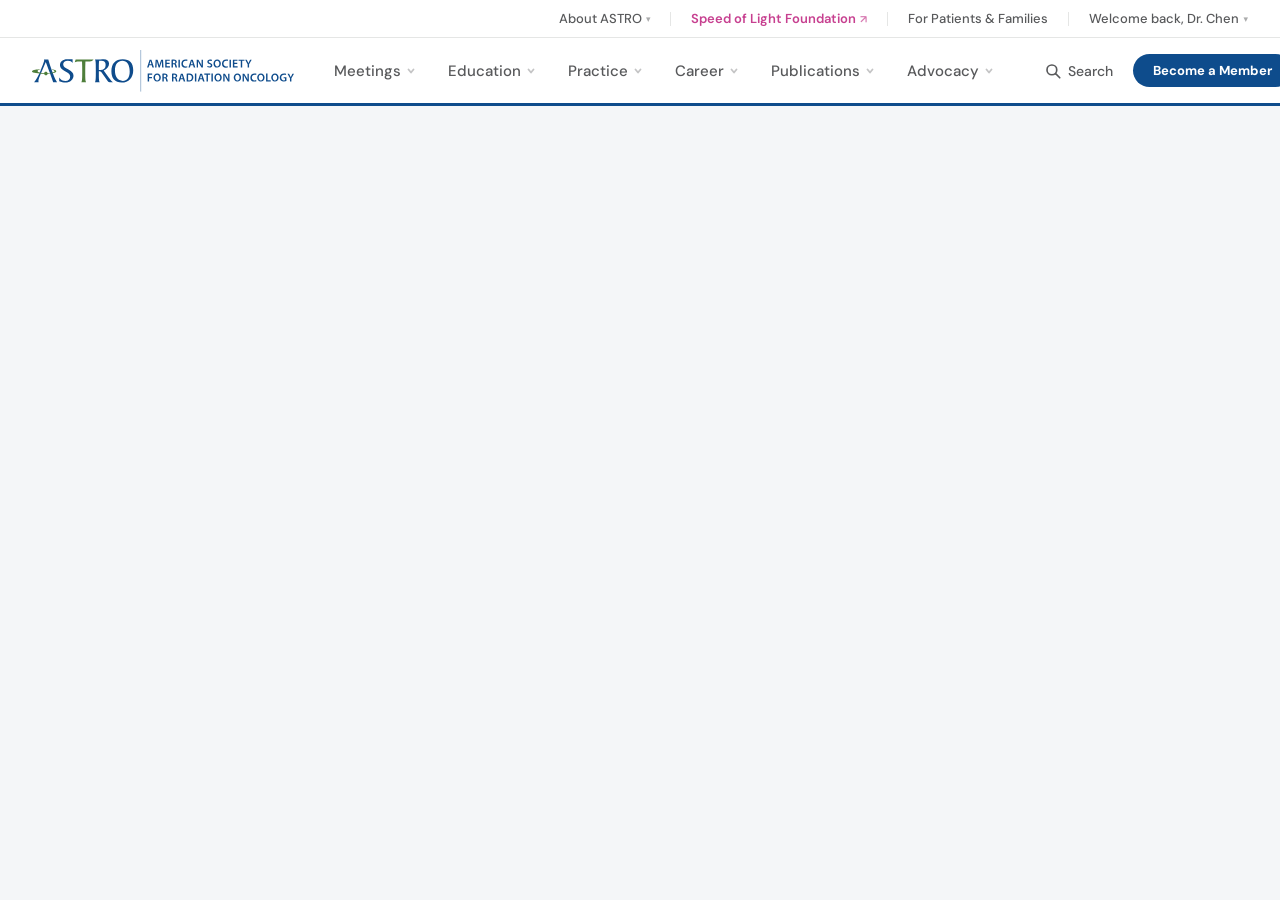
<file: nav-prototype-v7.html>
<!DOCTYPE html>
<html lang="en">
<head>
  <meta charset="UTF-8">
  <meta name="viewport" content="width=device-width, initial-scale=1.0">
  <title>ASTRO.org — Navigation Prototype v7 (IA Update)</title>
  <link rel="preconnect" href="https://fonts.googleapis.com">
  <link rel="preconnect" href="https://fonts.gstatic.com" crossorigin>
  <link href="https://fonts.googleapis.com/css2?family=DM+Sans:ital,opsz,wght@0,9..40,400;0,9..40,500;0,9..40,600;0,9..40,700;0,9..40,800&display=swap" rel="stylesheet">
  <style>
    :root {
      --color-blue:         #0E4C8C;
      --color-blue-dark:    #0A3A6B;
      --color-blue-50:      #E6F0FA;
      --color-cyan:         #3ABEB6;
      --color-cyan-dark:    #2A9E97;
      --color-cyan-50:      #E3F3EF;
      --color-green:        #4E7E3A;
      --color-green-50:     #EAF1E5;
      --color-plum:         #C74090;
      --color-plum-50:      #FBEAF4;
      --color-charcoal:     #58595B;
      --color-granite:      #979291;
      --color-alabaster:    #E5E6E5;
      --color-white:        #FFFFFF;
      --color-light-bg:     #F4F6F8;

      --nav-height:        68px;
      --util-height:       38px;
      --container-max:     1504px;
      --radius-sm:         4px;
      --radius-md:         8px;
      --radius-lg:         12px;
      --radius-pill:       999px;
      --font-primary:      'DM Sans', system-ui, -apple-system, sans-serif;
    }

    *, *::before, *::after { box-sizing: border-box; margin: 0; padding: 0; }
    body {
      font-family: var(--font-primary);
      color: var(--color-charcoal);
      background: var(--color-light-bg);
      -webkit-font-smoothing: antialiased;
    }
    a { text-decoration: none; color: inherit; }
    ul { list-style: none; }
    button { background: none; border: none; cursor: pointer; font-family: inherit; }

    /* ════════════════════════════════════
       UTILITY NAV
    ════════════════════════════════════ */
    .util-nav {
      height: var(--util-height);
      background: var(--color-white);
      border-bottom: 1px solid var(--color-alabaster);
      position: relative;
      z-index: 1000;
    }
    .util-nav__inner {
      max-width: var(--container-max);
      margin: 0 auto;
      padding: 0 2rem;
      height: 100%;
      display: flex;
      align-items: center;
      justify-content: flex-end;
      gap: 20px;
    }
    .util-nav__link {
      font-size: 13px;
      font-weight: 500;
      color: var(--color-charcoal);
      transition: color 0.15s;
      white-space: nowrap;
    }
    .util-nav__link:hover { color: var(--color-blue); }
    .util-nav__link--accent { font-weight: 600; color: var(--color-plum); }
    .util-nav__link--accent:hover { color: #A83578; }
    .util-nav__ext { font-size: 11px; opacity: 0.7; margin-left: 1px; }
    .util-nav__sep {
      width: 1px;
      height: 14px;
      background: var(--color-alabaster);
      flex-shrink: 0;
    }

    /* Utility dropdown (About ASTRO + Member) */
    .util-drop { position: relative; display: flex; align-items: center; }
    .util-drop__btn {
      font-size: 13px;
      font-weight: 500;
      color: var(--color-charcoal);
      display: inline-flex;
      align-items: center;
      gap: 4px;
      transition: color 0.15s;
      white-space: nowrap;
    }
    .util-drop__btn:hover { color: var(--color-blue); }
    .util-drop__btn .chev { font-size: 9px; opacity: 0.5; transition: transform 0.2s; }
    .util-drop.is-open .chev { transform: rotate(180deg); }
    .util-drop__panel {
      display: none;
      position: absolute;
      right: 0;
      top: calc(100% + 8px);
      background: var(--color-white);
      min-width: 220px;
      border-radius: var(--radius-md);
      box-shadow: 0 8px 24px rgba(0,0,0,0.13);
      border: 1px solid var(--color-alabaster);
      z-index: 2000;
      overflow: hidden;
    }
    .util-drop.is-open .util-drop__panel { display: block; }
    .util-drop__panel a {
      display: flex;
      align-items: center;
      justify-content: space-between;
      padding: 9px 14px;
      font-size: 13px;
      color: var(--color-charcoal);
      border-bottom: 1px solid var(--color-alabaster);
      transition: background 0.1s, color 0.1s;
    }
    .util-drop__panel a:last-child { border-bottom: none; }
    .util-drop__panel a:hover { background: var(--color-blue-50); color: var(--color-blue); }
    .util-drop__panel a.logout { color: var(--color-plum); font-weight: 600; }
    .util-drop__panel a .ext { font-size: 10px; opacity: 0.45; }

    /* About ASTRO — two-column wide panel with card */
    .util-drop__panel--wide {
      left: 0;
      right: auto;
      min-width: 0;
      width: max-content;
      padding: 24px;
      grid-template-columns: max-content max-content;
      gap: 0;
    }
    .util-drop.is-open .util-drop__panel--wide { display: grid; }
    .util-drop__panel--wide .util-col:first-child {
      padding-right: 32px;
      border-right: 1px solid var(--color-alabaster);
    }
    .util-drop__panel--wide .util-col:last-child { padding-left: 32px; }

    /* About card — compact */
    .util-drop__panel--wide a.util-about-promo {
      display: block;
      position: relative;
      overflow: hidden;
      margin-top: 18px;
      max-width: 168px;
      padding: 14px 16px;
      background: linear-gradient(180deg, #F4F8FC 0%, var(--color-blue-50) 100%);
      border-radius: var(--radius-md);
      border-bottom: none;
    }
    .util-about-promo::before {
      content: '';
      position: absolute;
      inset: 0;
      background: rgba(14, 76, 140, 0.07);
      opacity: 0;
      transition: opacity 0.22s ease;
      pointer-events: none;
    }
    .util-drop__panel--wide a.util-about-promo:hover::before { opacity: 1; }
    .util-about-promo__eyebrow,
    .util-about-promo__title { position: relative; z-index: 1; }
    .util-about-promo__eyebrow {
      display: block;
      font-size: 10px;
      font-weight: 700;
      text-transform: uppercase;
      letter-spacing: 0.1em;
      color: var(--color-cyan-dark);
      margin-bottom: 5px;
    }
    .util-about-promo__title {
      display: block;
      font-size: 14px;
      font-weight: 700;
      line-height: 1.25;
      color: var(--color-blue);
      letter-spacing: -0.01em;
    }
    .util-about-promo__arrow { width: 12px; height: 12px; margin-left: 6px; vertical-align: baseline; display: inline-block; transition: transform 0.12s; }
    .util-about-promo:hover .util-about-promo__arrow { transform: translateX(2px); }
    .util-col__head {
      font-size: 11px;
      font-weight: 700;
      text-transform: uppercase;
      letter-spacing: 0.08em;
      color: var(--color-blue);
      margin-bottom: 6px;
    }
    .util-drop__panel--wide a.util-col__link {
      display: block;
      justify-content: flex-start;
      padding: 7px 0;
      font-size: 13px;
      border-bottom: none;
      border-radius: 0;
      text-decoration: underline;
      text-decoration-color: transparent;
      text-underline-offset: 3px;
      text-decoration-thickness: 1.5px;
      transition: color 0.15s ease, text-decoration-color 0.2s ease;
    }
    .util-drop__panel--wide a.util-col__link:hover { background: none; color: var(--color-blue); text-decoration-color: currentColor; }

    /* ════════════════════════════════════
       PRIMARY NAV
    ════════════════════════════════════ */
    .primary-nav {
      height: var(--nav-height);
      background: var(--color-white);
      border-bottom: 3px solid var(--color-blue);
      position: sticky;
      top: 0;
      z-index: 900;
    }
    .primary-nav__inner {
      max-width: var(--container-max);
      margin: 0 auto;
      padding: 0 2rem;
      height: 100%;
      display: grid;
      grid-template-columns: auto 1fr auto;
      align-items: center;
      gap: 24px;
    }
    .nav-logo img { height: 42px; width: auto; display: block; }

    .nav-items {
      display: flex;
      align-items: stretch;
      justify-content: center;
      height: 100%;
    }
    .nav-item {
      display: flex;
      align-items: stretch;
      position: relative;
    }
    .nav-item__btn {
      display: inline-flex;
      align-items: center;
      gap: 5px;
      padding: 0 16px;
      font-size: 15px;
      font-weight: 500;
      color: var(--color-charcoal);
      cursor: pointer;
      white-space: nowrap;
      transition: color 0.15s;
      position: relative;
    }
    .nav-item__btn::after {
      content: '';
      position: absolute;
      bottom: -3px;
      left: 16px;
      right: 16px;
      height: 3px;
      background: var(--color-blue);
      transform: scaleX(0);
      transform-origin: center;
      transition: transform 0.2s ease;
    }
    .nav-item__btn:hover { color: var(--color-blue); }
    .nav-item__btn:hover::after { transform: scaleX(1); }
    .nav-item.is-open .nav-item__btn { color: var(--color-blue); }
    .nav-item.is-open .nav-item__btn::after { transform: scaleX(1); }
    .nav-item__btn .chev {
      width: 10px;
      height: 10px;
      opacity: 0.35;
      flex-shrink: 0;
      transition: transform 0.2s, opacity 0.15s;
    }
    .nav-item.is-open .nav-item__btn .chev { transform: rotate(180deg); opacity: 0.65; }

    .nav-right {
      display: flex;
      align-items: center;
      gap: 10px;
      justify-self: end;
    }
    .nav-search {
      height: 36px;
      display: inline-flex;
      align-items: center;
      gap: 6px;
      padding: 0 10px;
      border-radius: var(--radius-pill);
      color: var(--color-charcoal);
      font-size: 14px;
      font-weight: 500;
      transition: background 0.15s, color 0.15s;
    }
    .nav-search:hover { background: var(--color-blue-50); color: var(--color-blue); }
    .nav-search svg { width: 18px; height: 18px; flex-shrink: 0; }
    .nav-cta {
      font-size: 13px;
      font-weight: 700;
      color: var(--color-white);
      background: var(--color-blue);
      padding: 8px 20px;
      border-radius: var(--radius-pill);
      white-space: nowrap;
      transition: background 0.15s;
    }
    .nav-cta:hover { background: var(--color-blue-dark); }

    .nav-hamburger {
      display: none;
      width: 40px;
      height: 40px;
      align-items: center;
      justify-content: center;
      color: var(--color-charcoal);
    }
    .nav-hamburger svg { width: 24px; height: 24px; }

    /* ════════════════════════════════════
       DROPDOWN SHELL — shared by slim + mega
    ════════════════════════════════════ */
    .drop {
      position: fixed;
      left: 50%;
      background: var(--color-white);
      box-shadow: 0 8px 32px rgba(0,0,0,0.10);
      border-radius: 0 0 var(--radius-md) var(--radius-md);
      z-index: 850;
      display: none;
      opacity: 0;
      transform: translateX(-50%) translateY(-6px);
      transition: opacity 0.18s ease, transform 0.18s ease;
    }
    .drop.is-visible { display: block; }
    .drop.is-open { opacity: 1; transform: translateX(-50%) translateY(0); }
    .drop.is-exiting { opacity: 0; transform: translateX(-50%) translateY(0); transition: opacity 0.12s ease; }

    /* ────────── SLIM VARIANT (single column + promo card) ────────── */
    .drop--slim { width: max-content; min-width: 620px; max-width: 760px; }
    .drop--slim .drop__body {
      display: flex;
      align-items: stretch;
      padding: 28px 32px;
      gap: 0;
    }
    .drop--slim .drop__left {
      flex: 0 0 auto;
      display: flex;
      flex-direction: column;
      padding-right: 28px;
      border-right: 1px solid var(--color-alabaster);
      min-width: 280px;
    }
    .drop--slim .drop__links { display: grid; grid-template-columns: 1fr; align-content: start; }
    .drop--slim .drop__links a {
      display: block;
      font-size: 15px;
      font-weight: 400;
      color: var(--color-charcoal);
      padding: 8px;
      margin: 0 -8px;
      border-radius: var(--radius-sm);
      line-height: 1.35;
      white-space: nowrap;
      transition: background 0.12s, color 0.12s;
    }
    .drop--slim .drop__links a:hover { background: var(--color-blue-50); color: var(--color-blue); }
    .drop--slim .drop__promo {
      width: 260px;
      flex-shrink: 0;
      padding-left: 28px;
      display: flex;
      flex-direction: column;
      justify-content: center;
    }

    /* ────────── MEGA VARIANT (multi-column + promo card) ────────── */
    .drop--mega { min-width: 880px; max-width: 1180px; }
    .drop--mega .drop__body {
      display: grid;
      column-gap: 0;
      padding: 28px 32px;
    }
    .drop--mega.drop--2col .drop__body { grid-template-columns: minmax(240px, auto) minmax(240px, auto) 260px; }
    .drop--mega.drop--3col .drop__body { grid-template-columns: minmax(220px, auto) minmax(220px, auto) minmax(220px, auto) 260px; }
    .drop--mega.drop--4col .drop__body { grid-template-columns: repeat(4, minmax(200px, auto)) 260px; }
    .drop--mega.drop--no-promo .drop__body { display: block; padding: 28px 32px; }
    .drop--mega.drop--no-promo .drop__col { padding: 0 18px; }
    .drop--mega.drop--no-promo .drop__col:first-child { padding-left: 0; }
    .drop--mega.drop--no-promo .drop__cols {
      display: grid;
      grid-template-columns: repeat(4, minmax(220px, auto));
    }
    .drop--mega.drop--no-promo .drop__cols .drop__col:last-child { border-right: none; padding-right: 0; }

    /* Shared footer — always sits at the bottom of every dropdown */
    .drop__footer {
      border-top: 1px solid var(--color-alabaster);
      padding: 16px 32px 18px;
    }
    .drop__footer .drop__see-all { margin: 0; }
    .drop--mega .drop__col {
      padding: 0 24px;
      border-right: 1px solid var(--color-alabaster);
      min-width: 180px;
    }
    .drop--mega .drop__col:first-child { padding-left: 0; }
    .drop--mega .drop__col-head {
      display: inline;
      font-size: 11px;
      font-weight: 700;
      text-transform: uppercase;
      letter-spacing: 0.07em;
      line-height: 1.4;
      color: var(--color-blue);
      text-decoration: none;
      padding: 3px 4px;
      margin: 0 -4px 12px;
      border-radius: var(--radius-sm);
      transition: background 0.12s, color 0.12s;
      box-decoration-break: clone;
      -webkit-box-decoration-break: clone;
      text-wrap: balance;
    }
    .drop--mega .drop__col-head .nowrap { white-space: nowrap; }
    .drop--mega a.drop__col-head { display: inline; }
    .drop--mega .drop__col + .drop__col-links,
    .drop--mega .drop__col > .drop__col-head { /* keep heading as inline so arrow flows with last word */ }
    .drop--mega a.drop__col-head:hover {
      background: var(--color-blue-50);
      color: var(--color-cyan-dark);
    }
    .drop--mega .drop__col-head .drop__col-head-arrow {
      width: 9px;
      height: 9px;
      vertical-align: -1px;
      margin-left: 4px;
      transition: transform 0.15s ease;
    }
    .drop--mega a.drop__col-head:hover .drop__col-head-arrow {
      transform: translateX(2px);
    }
    /* heading needs a block-level gap below since it's now inline */
    .drop--mega .drop__col-head + .drop__col-links { margin-top: 12px; }
    .drop--mega .drop__col-links a {
      display: block;
      font-size: 14px;
      font-weight: 400;
      color: var(--color-charcoal);
      padding: 7px 10px;
      margin: 0 -10px;
      border-radius: var(--radius-sm);
      line-height: 1.4;
      transition: background 0.12s, color 0.12s;
    }
    .drop--mega .drop__col-links a:hover { background: var(--color-blue-50); color: var(--color-blue); }
    .drop--mega .drop__col-links a .ext { font-size: 11px; opacity: 0.5; margin-left: 2px; }
    .drop--mega .drop__col-links a.green-ext { color: var(--color-green); font-weight: 500; }
    .drop--mega .drop__col-links a.green-ext:hover { background: var(--color-green-50); color: var(--color-green); }
    .drop--mega .drop__col-links a.plum-ext { color: var(--color-plum); font-weight: 500; }
    .drop--mega .drop__col-links a.plum-ext:hover { background: var(--color-plum-50); color: var(--color-plum); }
    .drop__links a.advocacy-donate { color: var(--color-plum); font-weight: 700; }
    .drop__links a.advocacy-donate:hover { background: var(--color-plum-50); color: var(--color-plum); }

    /* Podcast cards (Publications) */
    .podcast-card {
      display: flex;
      flex-direction: row;
      align-items: center;
      gap: 12px;
      padding: 4px 0;
      margin-bottom: 10px;
    }
    .podcast-card:last-of-type { margin-bottom: 0; }
    .podcast-card__img {
      width: 56px;
      height: 56px;
      border-radius: var(--radius-sm);
      flex-shrink: 0;
      object-fit: cover;
    }
    .podcast-card__info { display: flex; flex-direction: column; gap: 4px; }
    .podcast-card__name {
      font-size: 14px;
      font-weight: 500;
      color: var(--color-charcoal);
      line-height: 1.3;
    }
    .podcast-card__listen {
      font-size: 12px;
      font-weight: 600;
      color: var(--color-blue);
      display: inline-flex;
      align-items: center;
      gap: 3px;
      transition: color 0.12s;
    }
    .podcast-card__listen:hover { color: var(--color-cyan-dark); }
    .drop--mega .drop__promo {
      padding-left: 24px;
      display: flex;
      flex-direction: column;
      justify-content: center;
      border-right: none;
    }

    /* ────────── PROMO CARD (shared) ────────── */
    .drop__promo-card {
      background: linear-gradient(180deg, #F4F8FC 0%, var(--color-blue-50) 100%);
      border-radius: var(--radius-lg);
      padding: 22px 22px 20px;
    }
    .drop__promo-eyebrow {
      font-size: 11px;
      font-weight: 700;
      text-transform: uppercase;
      letter-spacing: 0.1em;
      color: var(--color-cyan-dark);
      margin-bottom: 8px;
    }
    .drop__promo-title {
      font-size: 18px;
      font-weight: 700;
      color: var(--color-blue);
      line-height: 1.22;
      margin-bottom: 10px;
      letter-spacing: -0.01em;
    }
    .drop__promo-desc {
      font-size: 13.5px;
      line-height: 1.5;
      color: var(--color-charcoal);
      margin-bottom: 14px;
    }
    .drop__promo-link {
      display: inline-flex;
      align-items: center;
      gap: 6px;
      font-size: 13px;
      font-weight: 700;
      color: var(--color-blue);
      transition: color 0.12s;
    }
    .drop__promo-link:hover { color: var(--color-cyan-dark); }
    .drop__promo-link svg { width: 12px; height: 12px; }

    /* See-all link (slim sits below links; mega sits in promo column below card) */
    .drop__see-all {
      display: inline-flex;
      align-items: center;
      gap: 9px;
      font-size: 14px;
      font-weight: 600;
      color: var(--color-blue);
      margin-top: 16px;
      transition: color 0.12s;
    }
    .drop--mega .drop__see-all { margin-top: 18px; padding-left: 0; }
    .drop__footer .drop__see-all { margin-top: 0 !important; }
    .drop__see-all:hover { color: var(--color-cyan-dark); }
    .drop__see-all:hover .drop__arrow { background: var(--color-cyan-dark); }
    .drop__arrow {
      width: 22px;
      height: 22px;
      border-radius: 50%;
      background: var(--color-blue);
      display: inline-flex;
      align-items: center;
      justify-content: center;
      flex-shrink: 0;
      transition: background 0.12s;
    }
    .drop__arrow svg { width: 11px; height: 11px; color: var(--color-white); }

    /* Overlay */
    .drop-overlay {
      display: none;
      position: fixed;
      inset: 0;
      background: rgba(14,76,140,0.06);
      z-index: 849;
    }
    .drop-overlay.is-visible { display: block; }

    /* ════════════════════════════════════
       MOBILE NAV
    ════════════════════════════════════ */
    .mobile-nav {
      position: fixed;
      inset: 0;
      background: var(--color-white);
      z-index: 2000;
      display: none;
      flex-direction: column;
      overflow: hidden;
    }
    .mobile-nav.is-open { display: flex; }
    .mob-head {
      display: flex;
      align-items: center;
      justify-content: space-between;
      padding: 0 20px;
      height: 56px;
      border-bottom: 1px solid var(--color-alabaster);
      flex-shrink: 0;
    }
    .mob-logo img { height: 32px; width: auto; }
    .mob-close {
      width: 36px;
      height: 36px;
      display: flex;
      align-items: center;
      justify-content: center;
      color: var(--color-charcoal);
    }
    .mob-close svg { width: 20px; height: 20px; }

    /* Prominent search + log-in bar, sits above the menu list */
    .mob-top {
      display: flex;
      align-items: center;
      gap: 10px;
      padding: 14px 20px;
      border-bottom: 1px solid var(--color-alabaster);
      flex-shrink: 0;
    }
    .mob-search {
      flex: 1 1 auto;
      display: flex;
      align-items: center;
      gap: 9px;
      height: 46px;
      padding: 0 16px;
      background: var(--color-light-bg);
      border: 1.5px solid var(--color-alabaster);
      border-radius: var(--radius-pill);
      transition: border-color 0.15s, background 0.15s;
      min-width: 0;
    }
    .mob-search:focus-within {
      border-color: var(--color-blue);
      background: var(--color-white);
    }
    .mob-search svg { width: 19px; height: 19px; color: var(--color-granite); flex-shrink: 0; }
    .mob-search input {
      flex: 1 1 auto;
      min-width: 0;
      border: none;
      background: none;
      outline: none;
      font-family: inherit;
      font-size: 15px;
      font-weight: 500;
      color: var(--color-charcoal);
    }
    .mob-search input::placeholder { color: var(--color-granite); font-weight: 400; }
    .mob-login {
      flex-shrink: 0;
      height: 46px;
      padding: 0 22px;
      display: inline-flex;
      align-items: center;
      justify-content: center;
      gap: 7px;
      background: var(--color-blue);
      color: var(--color-white);
      font-size: 15px;
      font-weight: 700;
      border-radius: var(--radius-pill);
      white-space: nowrap;
      transition: background 0.15s;
    }
    .mob-login svg { width: 17px; height: 17px; }
    .mob-login:hover { background: var(--color-blue-dark); }

    .mob-body { flex: 1; overflow-y: auto; }

    .mob-l1__btn {
      display: flex;
      align-items: center;
      justify-content: space-between;
      width: 100%;
      padding: 15px 20px;
      font-size: 16px;
      font-weight: 500;
      color: var(--color-charcoal);
      border-bottom: 1px solid var(--color-alabaster);
      text-align: left;
    }
    .mob-l1__btn .chev { font-size: 10px; opacity: 0.35; transition: transform 0.2s; }
    .mob-l1.is-open .mob-l1__btn { color: var(--color-blue); font-weight: 600; }
    .mob-l1.is-open .mob-l1__btn .chev { transform: rotate(180deg); opacity: 0.6; }
    .mob-l2 {
      display: none;
      background: var(--color-light-bg);
      border-bottom: 1px solid var(--color-alabaster);
    }
    .mob-l1.is-open .mob-l2 { display: block; }
    .mob-l2 .mob-group__title {
      display: flex;
      align-items: center;
      gap: 6px;
      font-size: 11px;
      font-weight: 700;
      text-transform: uppercase;
      letter-spacing: 0.08em;
      color: var(--color-blue);
      padding: 14px 20px 6px 24px;
      border-bottom: none;
      background: none;
      transition: color 0.12s;
    }
    .mob-l2 a.mob-group__title:hover { background: none; color: var(--color-cyan-dark); }
    .mob-group__title-arrow {
      width: 9px;
      height: 9px;
      flex-shrink: 0;
      transition: transform 0.15s ease;
    }
    .mob-l2 a.mob-group__title:hover .mob-group__title-arrow { transform: translateX(2px); }
    .mob-l2 a {
      display: block;
      font-size: 15px;
      color: var(--color-charcoal);
      padding: 10px 20px 10px 32px;
      border-bottom: 1px solid var(--color-alabaster);
      transition: background 0.1s, color 0.1s;
    }
    .mob-l2 a:last-child { border-bottom: none; }
    .mob-l2 a:hover { background: var(--color-cyan-50); color: var(--color-blue); }
    .mob-footer {
      padding: 20px;
      border-top: 1px solid var(--color-alabaster);
      flex-shrink: 0;
    }
    .mob-footer__cta {
      display: block;
      background: var(--color-blue);
      color: var(--color-white);
      text-align: center;
      padding: 13px;
      font-size: 15px;
      font-weight: 700;
      border-radius: var(--radius-pill);
      margin-bottom: 14px;
      transition: background 0.15s;
    }
    .mob-footer__cta:hover { background: var(--color-blue-dark); }
    .mob-footer__links {
      display: flex;
      flex-wrap: wrap;
      gap: 6px 16px;
      justify-content: center;
    }
    .mob-footer__links a { font-size: 13px; color: var(--color-granite); transition: color 0.12s; }
    .mob-footer__links a:hover { color: var(--color-blue); }

    /* Focus + responsive */
    :focus-visible { outline: 2px solid var(--color-cyan); outline-offset: 2px; }
    @media (max-width: 1180px) {
      .nav-item__btn { padding: 0 12px; font-size: 14px; }
      .drop--mega.drop--4col .drop__body { grid-template-columns: repeat(2, 1fr) 240px; row-gap: 24px; }
      .drop--mega.drop--3col .drop__body { grid-template-columns: repeat(3, 1fr) 240px; }
      .drop--mega.drop--2col .drop__body { grid-template-columns: repeat(2, 1fr) 240px; }
    }
    @media (max-width: 900px) {
      .nav-items, .nav-right { display: none; }
      .nav-hamburger { display: flex; }
      .util-nav { display: none; }
      .primary-nav__inner { grid-template-columns: 1fr auto; }
    }
  </style>
</head>
<body>

<!-- UTILITY NAV -->
<nav class="util-nav" aria-label="Utility navigation">
  <div class="util-nav__inner">
    <div class="util-drop" id="aboutDrop">
      <button class="util-drop__btn" aria-expanded="false" aria-haspopup="true">
        About ASTRO <span class="chev">&#9662;</span>
      </button>
      <div class="util-drop__panel util-drop__panel--wide" role="menu">
        <div class="util-col">
          <div class="util-col__head">About ASTRO</div>
          <a href="#" class="util-col__link">About ASTRO</a>
          <a href="#" class="util-col__link">History</a>
          <a href="#" class="util-col__link">Membership</a>
          <a href="#" class="util-col__link">Board &amp; Leadership</a>
          <a href="#" class="util-col__link">Governance</a>
          <a href="#" class="util-col__link">Press Room</a>
          <a href="#" class="util-col__link">Jobs at ASTRO</a>
        </div>
        <div class="util-col">
          <div class="util-col__head">Get Involved</div>
          <a href="#" class="util-col__link">Volunteer Committees</a>
          <a href="#" class="util-col__link">Interest Groups</a>
          <a href="#" class="util-col__link">Industry Partnerships</a>
          <a href="#" class="util-about-promo">
            <span class="util-about-promo__title">What is Radiation Oncology?<svg class="util-about-promo__arrow" viewBox="0 0 12 12" fill="none" stroke="currentColor" stroke-width="1.8" stroke-linecap="round" stroke-linejoin="round"><path d="M2 6h7M6 3l3 3-3 3"/></svg></span>
          </a>
        </div>
      </div>
    </div>

    <div class="util-nav__sep"></div>

    <a href="#" class="util-nav__link util-nav__link--accent">Speed of Light Foundation <span class="util-nav__ext" aria-hidden="true">&#8599;</span></a>
    <div class="util-nav__sep"></div>
    <a href="#" class="util-nav__link">For Patients &amp; Families</a>
    <div class="util-nav__sep"></div>

    <div class="util-drop" id="memberDrop">
      <button class="util-drop__btn" aria-expanded="false" aria-haspopup="true">
        Welcome back, Dr. Chen <span class="chev">&#9662;</span>
      </button>
      <div class="util-drop__panel" role="menu">
        <a href="#">My Profile</a>
        <a href="#">ROhub <span class="ext">&#8599;</span></a>
        <a href="#">ASTRO Academy <span class="ext">&#8599;</span></a>
        <a href="#">Member Directory</a>
        <a href="#">Manage Membership</a>
        <a href="#" class="logout">Log Out</a>
      </div>
    </div>
  </div>
</nav>

<!-- PRIMARY NAV -->
<header class="primary-nav" id="primaryNav">
  <div class="primary-nav__inner">

    <a href="#" class="nav-logo" aria-label="ASTRO home">
      <img src="astro-logo.svg" alt="ASTRO" width="231" height="37">
    </a>

    <nav class="nav-items" aria-label="Primary navigation">
      <div class="nav-item" data-menu="meetings">
        <button class="nav-item__btn" aria-expanded="false" aria-haspopup="true">
          Meetings
          <svg class="chev" viewBox="0 0 10 10" fill="none" stroke="currentColor" stroke-width="1.8" stroke-linecap="round" stroke-linejoin="round"><path d="M2.5 3.5L5 6.5L7.5 3.5"/></svg>
        </button>
      </div>
      <div class="nav-item" data-menu="education">
        <button class="nav-item__btn" aria-expanded="false" aria-haspopup="true">
          Education
          <svg class="chev" viewBox="0 0 10 10" fill="none" stroke="currentColor" stroke-width="1.8" stroke-linecap="round" stroke-linejoin="round"><path d="M2.5 3.5L5 6.5L7.5 3.5"/></svg>
        </button>
      </div>
      <div class="nav-item" data-menu="practice">
        <button class="nav-item__btn" aria-expanded="false" aria-haspopup="true">
          Practice
          <svg class="chev" viewBox="0 0 10 10" fill="none" stroke="currentColor" stroke-width="1.8" stroke-linecap="round" stroke-linejoin="round"><path d="M2.5 3.5L5 6.5L7.5 3.5"/></svg>
        </button>
      </div>
      <div class="nav-item" data-menu="career">
        <button class="nav-item__btn" aria-expanded="false" aria-haspopup="true">
          Career
          <svg class="chev" viewBox="0 0 10 10" fill="none" stroke="currentColor" stroke-width="1.8" stroke-linecap="round" stroke-linejoin="round"><path d="M2.5 3.5L5 6.5L7.5 3.5"/></svg>
        </button>
      </div>
      <div class="nav-item" data-menu="publications">
        <button class="nav-item__btn" aria-expanded="false" aria-haspopup="true">
          Publications
          <svg class="chev" viewBox="0 0 10 10" fill="none" stroke="currentColor" stroke-width="1.8" stroke-linecap="round" stroke-linejoin="round"><path d="M2.5 3.5L5 6.5L7.5 3.5"/></svg>
        </button>
      </div>
      <div class="nav-item" data-menu="advocacy">
        <button class="nav-item__btn" aria-expanded="false" aria-haspopup="true">
          Advocacy
          <svg class="chev" viewBox="0 0 10 10" fill="none" stroke="currentColor" stroke-width="1.8" stroke-linecap="round" stroke-linejoin="round"><path d="M2.5 3.5L5 6.5L7.5 3.5"/></svg>
        </button>
      </div>
    </nav>

    <div class="nav-right">
      <button class="nav-search" aria-label="Search">
        <svg viewBox="0 0 24 24" fill="none" stroke="currentColor" stroke-width="2.2" stroke-linecap="round" stroke-linejoin="round">
          <circle cx="10.5" cy="10.5" r="6.5"/>
          <path d="M15.5 15.5L21 21"/>
        </svg>
        Search
      </button>
      <a href="#" class="nav-cta">Become a Member</a>
    </div>

    <button class="nav-hamburger" id="hamburgerBtn" aria-label="Open menu" aria-expanded="false">
      <svg viewBox="0 0 24 24" fill="none" stroke="currentColor" stroke-width="2.5"><path d="M3 6h18M3 12h18M3 18h18"/></svg>
    </button>
  </div>
</header>

<!-- ═══════════════════════════════════════════
     DROPDOWNS — SLIM
════════════════════════════════════════════ -->

<!-- Meetings (slim) -->
<div class="drop drop--slim" id="drop-meetings" role="region" aria-label="Meetings">
  <div class="drop__body">
    <div class="drop__left">
      <div class="drop__links">
        <a href="#">Annual Meeting</a>
        <a href="#">Annual Refresher Course</a>
        <a href="#">Head &amp; Neck Symposium</a>
        <a href="#">Coding &amp; Coverage Seminar</a>
        <a href="#">Radiopharmaceutical Symposium</a>
        <a href="#">Advocacy Day</a>
      </div>
    </div>
    <div class="drop__promo">
      <div class="drop__promo-card">
        <div class="drop__promo-eyebrow">Save the Date</div>
        <div class="drop__promo-title">ASTRO 2026 Annual Meeting</div>
        <p class="drop__promo-desc">Join us in San Diego, September 13&ndash;16 for the premier radiation oncology event of the year.</p>
        <a href="#" class="drop__promo-link">
          Register Now
          <svg viewBox="0 0 12 12" fill="none" stroke="currentColor" stroke-width="1.8" stroke-linecap="round" stroke-linejoin="round"><path d="M2 6h7M6 3l3 3-3 3"/></svg>
        </a>
      </div>
    </div>
  </div>
  <div class="drop__footer">
    <a href="#" class="drop__see-all">
      See All Meetings &amp; Events
      <span class="drop__arrow">
        <svg viewBox="0 0 11 11" fill="none" stroke="currentColor" stroke-width="1.6" stroke-linecap="round" stroke-linejoin="round"><path d="M2 5.5h7M6 2.5l3 3-3 3"/></svg>
      </span>
    </a>
  </div>
</div>

<!-- Education (slim) -->
<div class="drop drop--slim" id="drop-education" role="region" aria-label="Education">
  <div class="drop__body">
    <div class="drop__left">
      <div class="drop__links">
        <a href="#">ASTRO Academy</a>
        <a href="#">Continuing Certification</a>
        <a href="#">eContouring</a>
        <a href="#">Functional Radiation Medicine</a>
        <a href="#">Radiopharmaceutical Therapy</a>
        <a href="#">Explore More Topics</a>
      </div>
    </div>
    <div class="drop__promo">
      <div class="drop__promo-card">
        <div class="drop__promo-eyebrow">Learn On Demand</div>
        <div class="drop__promo-title">ASTRO Academy</div>
        <p class="drop__promo-desc">Hundreds of courses, on-demand sessions, and self-assessment activities &mdash; all in one learning hub.</p>
        <a href="#" class="drop__promo-link">
          Browse Courses
          <svg viewBox="0 0 12 12" fill="none" stroke="currentColor" stroke-width="1.8" stroke-linecap="round" stroke-linejoin="round"><path d="M2 6h7M6 3l3 3-3 3"/></svg>
        </a>
      </div>
    </div>
  </div>
  <div class="drop__footer">
    <a href="#" class="drop__see-all">
      See All Educational Resources
      <span class="drop__arrow">
        <svg viewBox="0 0 11 11" fill="none" stroke="currentColor" stroke-width="1.6" stroke-linecap="round" stroke-linejoin="round"><path d="M2 5.5h7M6 2.5l3 3-3 3"/></svg>
      </span>
    </a>
  </div>
</div>

<!-- Advocacy (slim) -->
<div class="drop drop--slim" id="drop-advocacy" role="region" aria-label="Advocacy">
  <div class="drop__body">
    <div class="drop__left">
      <div class="drop__links">
        <a href="#">Become an Advocate</a>
        <a href="#">Advocacy Day 2026</a>
        <a href="#">ASTRO PAC</a>
        <a href="#">Key Issues</a>
        <a href="#">What's Happening in Washington</a>
        <a href="#" class="advocacy-donate">Donate Now</a>
      </div>
    </div>
    <div class="drop__promo">
      <div class="drop__promo-card">
        <div class="drop__promo-eyebrow">Washington Update</div>
        <div class="drop__promo-title">What's Happening in Washington</div>
        <p class="drop__promo-desc">Stay informed on the federal policy issues shaping radiation oncology practice and reimbursement.</p>
        <a href="#" class="drop__promo-link">
          Get the Newsletter
          <svg viewBox="0 0 12 12" fill="none" stroke="currentColor" stroke-width="1.8" stroke-linecap="round" stroke-linejoin="round"><path d="M2 6h7M6 3l3 3-3 3"/></svg>
        </a>
      </div>
    </div>
  </div>
  <div class="drop__footer">
    <a href="#" class="drop__see-all">
      See All Advocacy Resources
      <span class="drop__arrow">
        <svg viewBox="0 0 11 11" fill="none" stroke="currentColor" stroke-width="1.6" stroke-linecap="round" stroke-linejoin="round"><path d="M2 5.5h7M6 2.5l3 3-3 3"/></svg>
      </span>
    </a>
  </div>
</div>

<!-- ═══════════════════════════════════════════
     DROPDOWNS — MEGA
════════════════════════════════════════════ -->

<!-- Practice (mega · 3 col + promo) -->
<div class="drop drop--mega drop--3col" id="drop-practice" role="region" aria-label="Practice">
  <div class="drop__body">
    <div class="drop__col">
      <a href="#" class="drop__col-head">Manage Your <span class="nowrap">Practice<svg class="drop__col-head-arrow" viewBox="0 0 11 11" fill="none" stroke="currentColor" stroke-width="1.8" stroke-linecap="round" stroke-linejoin="round"><path d="M2 5.5h7M6 2.5l3 3-3 3"/></svg></span></a>
      <div class="drop__col-links">
        <a href="#">APEx Accreditation</a>
        <a href="#">Product Catalog</a>
        <a href="#">Reimbursement</a>
      </div>
    </div>
    <div class="drop__col">
      <a href="#" class="drop__col-head">Improve Quality &amp; <span class="nowrap">Safety<svg class="drop__col-head-arrow" viewBox="0 0 11 11" fill="none" stroke="currentColor" stroke-width="1.8" stroke-linecap="round" stroke-linejoin="round"><path d="M2 5.5h7M6 2.5l3 3-3 3"/></svg></span></a>
      <div class="drop__col-links">
        <a href="#">Data Standards</a>
        <a href="#">Disaster Management</a>
        <a href="#">Incident Learning System (RO-ILS)</a>
        <a href="#">Quality Measures</a>
        <a href="#">Safety Is No Accident</a>
      </div>
    </div>
    <div class="drop__col">
      <a href="#" class="drop__col-head">Educate Patients &amp; <span class="nowrap">Others<svg class="drop__col-head-arrow" viewBox="0 0 11 11" fill="none" stroke="currentColor" stroke-width="1.8" stroke-linecap="round" stroke-linejoin="round"><path d="M2 5.5h7M6 2.5l3 3-3 3"/></svg></span></a>
      <div class="drop__col-links">
        <a href="#">Patient Materials</a>
        <a href="#">Radiation Therapy Presentations</a>
        <a href="#" class="plum-ext">Speed of Light Foundation <span class="ext">&#8599;</span></a>
      </div>
    </div>
    <div class="drop__promo">
      <div class="drop__promo-card">
        <div class="drop__promo-eyebrow">Practice Resources</div>
        <div class="drop__promo-title">Product Catalog</div>
        <p class="drop__promo-desc">Discover ASTRO's library of clinical, quality, and educational products built for your practice.</p>
        <a href="#" class="drop__promo-link">
          Explore Catalog
          <svg viewBox="0 0 12 12" fill="none" stroke="currentColor" stroke-width="1.8" stroke-linecap="round" stroke-linejoin="round"><path d="M2 6h7M6 3l3 3-3 3"/></svg>
        </a>
      </div>
    </div>
  </div>
  <div class="drop__footer">
    <a href="#" class="drop__see-all">
      See All Practice Resources
      <span class="drop__arrow">
        <svg viewBox="0 0 11 11" fill="none" stroke="currentColor" stroke-width="1.6" stroke-linecap="round" stroke-linejoin="round"><path d="M2 5.5h7M6 2.5l3 3-3 3"/></svg>
      </span>
    </a>
  </div>
</div>

<!-- Career (mega · 3 col + promo) -->
<div class="drop drop--mega drop--2col" id="drop-career" role="region" aria-label="Career">
  <div class="drop__body">
    <div class="drop__col">
      <a href="#" class="drop__col-head">Career <span class="nowrap">Support<svg class="drop__col-head-arrow" viewBox="0 0 11 11" fill="none" stroke="currentColor" stroke-width="1.8" stroke-linecap="round" stroke-linejoin="round"><path d="M2 5.5h7M6 2.5l3 3-3 3"/></svg></span></a>
      <div class="drop__col-links">
        <a href="#">Career Center</a>
        <a href="#">Explore Radiation Oncology Careers</a>
        <a href="#">Medical Students</a>
        <a href="#">Mentor Connect</a>
        <a href="#">Residents Association (ARRO)</a>
      </div>
    </div>
    <div class="drop__col">
      <a href="#" class="drop__col-head">Networking<svg class="drop__col-head-arrow" viewBox="0 0 11 11" fill="none" stroke="currentColor" stroke-width="1.8" stroke-linecap="round" stroke-linejoin="round"><path d="M2 5.5h7M6 2.5l3 3-3 3"/></svg></a>
      <div class="drop__col-links">
        <a href="#">International Membership</a>
        <a href="#">Membership Directory</a>
        <a href="#">Network at Meetings</a>
        <a href="#">Radiation Oncology&ndash;Biology Integration Network (ROBIN)</a>
        <a href="#">Research Career Support (ASTRO ROCKS)</a>
        <a href="#">ROHub <span class="ext">&#8599;</span></a>
      </div>
    </div>
    <div class="drop__promo">
      <div class="drop__promo-card">
        <div class="drop__promo-eyebrow">For Every Stage</div>
        <div class="drop__promo-title">Mentor Connect</div>
        <p class="drop__promo-desc">Pair with experienced radiation oncologists who can help guide the next steps in your career.</p>
        <a href="#" class="drop__promo-link">
          Find a Mentor
          <svg viewBox="0 0 12 12" fill="none" stroke="currentColor" stroke-width="1.8" stroke-linecap="round" stroke-linejoin="round"><path d="M2 6h7M6 3l3 3-3 3"/></svg>
        </a>
      </div>
    </div>
  </div>
  <div class="drop__footer">
    <a href="#" class="drop__see-all">
      See All Career Resources
      <span class="drop__arrow">
        <svg viewBox="0 0 11 11" fill="none" stroke="currentColor" stroke-width="1.6" stroke-linecap="round" stroke-linejoin="round"><path d="M2 5.5h7M6 2.5l3 3-3 3"/></svg>
      </span>
    </a>
  </div>
</div>

<!-- Publications (mega · 4 col, no promo) -->
<div class="drop drop--mega drop--no-promo" id="drop-publications" role="region" aria-label="Publications">
  <div class="drop__body">
    <div class="drop__cols">
      <div class="drop__col">
        <a href="#" class="drop__col-head">Journals<svg class="drop__col-head-arrow" viewBox="0 0 11 11" fill="none" stroke="currentColor" stroke-width="1.8" stroke-linecap="round" stroke-linejoin="round"><path d="M2 5.5h7M6 2.5l3 3-3 3"/></svg></a>
        <div class="drop__col-links">
          <a href="#">Advances in Radiation Oncology</a>
          <a href="#">International Journal of Radiation Oncology &bull; Biology &bull; Physics (Red Journal)</a>
          <a href="#">Practical Radiation Oncology (PRO)</a>
        </div>
      </div>
      <div class="drop__col">
        <a href="#" class="drop__col-head">Guidelines &amp; Consensus <span class="nowrap">Documents<svg class="drop__col-head-arrow" viewBox="0 0 11 11" fill="none" stroke="currentColor" stroke-width="1.8" stroke-linecap="round" stroke-linejoin="round"><path d="M2 5.5h7M6 2.5l3 3-3 3"/></svg></span></a>
        <div class="drop__col-links">
          <a href="#">Clinical Practice Guidelines</a>
          <a href="#">Consensus Documents</a>
        </div>
      </div>
      <div class="drop__col">
        <a href="#" class="drop__col-head">Society <span class="nowrap">News<svg class="drop__col-head-arrow" viewBox="0 0 11 11" fill="none" stroke="currentColor" stroke-width="1.8" stroke-linecap="round" stroke-linejoin="round"><path d="M2 5.5h7M6 2.5l3 3-3 3"/></svg></span></a>
        <div class="drop__col-links">
          <a href="#">ASTROblog</a>
          <a href="#">ASTROgram Newsletter</a>
          <a href="#">ASTROnews Magazine</a>
          <a href="#">President's Corner</a>
        </div>
      </div>
      <div class="drop__col">
        <a href="#" class="drop__col-head">Podcasts<svg class="drop__col-head-arrow" viewBox="0 0 11 11" fill="none" stroke="currentColor" stroke-width="1.8" stroke-linecap="round" stroke-linejoin="round"><path d="M2 5.5h7M6 2.5l3 3-3 3"/></svg></a>
        <div class="podcast-card">
          <img class="podcast-card__img" src="imgs/OnTarget_logo.jpg" alt="On Target podcast">
          <div class="podcast-card__info">
            <span class="podcast-card__name">On Target</span>
            <a href="#" class="podcast-card__listen">Listen Now</a>
          </div>
        </div>
        <div class="podcast-card">
          <img class="podcast-card__img" src="imgs/RadOncReportLogo.jpg" alt="RadOnc Report podcast">
          <div class="podcast-card__info">
            <span class="podcast-card__name">RadOnc Report</span>
            <a href="#" class="podcast-card__listen">Listen Now</a>
          </div>
        </div>
      </div>
    </div>
  </div>
  <div class="drop__footer">
    <a href="#" class="drop__see-all">
      See All Publications
      <span class="drop__arrow">
        <svg viewBox="0 0 11 11" fill="none" stroke="currentColor" stroke-width="1.6" stroke-linecap="round" stroke-linejoin="round"><path d="M2 5.5h7M6 2.5l3 3-3 3"/></svg>
      </span>
    </a>
  </div>
</div>

<div class="drop-overlay" id="dropOverlay"></div>

<!-- MOBILE NAV -->
<div class="mobile-nav" id="mobileNav" role="dialog" aria-modal="true" aria-label="Site navigation">
  <div class="mob-head">
    <a href="#" class="mob-logo" aria-label="ASTRO home">
      <img src="astro-logo.svg" alt="ASTRO" width="160" height="26">
    </a>
    <button class="mob-close" id="mobileNavClose" aria-label="Close menu">
      <svg viewBox="0 0 24 24" fill="none" stroke="currentColor" stroke-width="2.5"><path d="M18 6L6 18M6 6l12 12"/></svg>
    </button>
  </div>
  <div class="mob-top">
    <label class="mob-search">
      <svg viewBox="0 0 24 24" fill="none" stroke="currentColor" stroke-width="2.2" stroke-linecap="round" stroke-linejoin="round" aria-hidden="true">
        <circle cx="10.5" cy="10.5" r="6.5"/>
        <path d="M15.5 15.5L21 21"/>
      </svg>
      <input type="search" placeholder="Search ASTRO.org" aria-label="Search ASTRO.org">
    </label>
    <a href="#" class="mob-login">
      <svg viewBox="0 0 24 24" fill="none" stroke="currentColor" stroke-width="2.2" stroke-linecap="round" stroke-linejoin="round" aria-hidden="true">
        <path d="M15 3h4a2 2 0 0 1 2 2v14a2 2 0 0 1-2 2h-4"/>
        <path d="M10 17l5-5-5-5M15 12H3"/>
      </svg>
      Log In
    </a>
  </div>
  <div class="mob-body">

    <div class="mob-l1">
      <button class="mob-l1__btn">Meetings <span class="chev">&#9662;</span></button>
      <div class="mob-l2">
        <a href="#">Annual Meeting</a>
        <a href="#">Annual Refresher Course</a>
        <a href="#">Head &amp; Neck Symposium</a>
        <a href="#">Coding &amp; Coverage Seminar</a>
        <a href="#">Radiopharmaceutical Symposium</a>
        <a href="#">Advocacy Day</a>
      </div>
    </div>

    <div class="mob-l1">
      <button class="mob-l1__btn">Education <span class="chev">&#9662;</span></button>
      <div class="mob-l2">
        <a href="#">ASTRO Academy</a>
        <a href="#">Continuing Certification</a>
        <a href="#">eContouring</a>
        <a href="#">Functional Radiation Medicine</a>
        <a href="#">Radiopharmaceutical Therapy</a>
        <a href="#">Explore More Topics</a>
      </div>
    </div>

    <div class="mob-l1">
      <button class="mob-l1__btn">Practice <span class="chev">&#9662;</span></button>
      <div class="mob-l2">
        <a href="#" class="mob-group__title">Manage Your Practice<svg class="mob-group__title-arrow" viewBox="0 0 11 11" fill="none" stroke="currentColor" stroke-width="1.8" stroke-linecap="round" stroke-linejoin="round"><path d="M2 5.5h7M6 2.5l3 3-3 3"/></svg></a>
        <a href="#">APEx Accreditation</a>
        <a href="#">Product Catalog</a>
        <a href="#">Reimbursement</a>
        <a href="#" class="mob-group__title">Improve Quality &amp; Safety<svg class="mob-group__title-arrow" viewBox="0 0 11 11" fill="none" stroke="currentColor" stroke-width="1.8" stroke-linecap="round" stroke-linejoin="round"><path d="M2 5.5h7M6 2.5l3 3-3 3"/></svg></a>
        <a href="#">Data Standards</a>
        <a href="#">Disaster Management</a>
        <a href="#">Incident Learning System (RO-ILS)</a>
        <a href="#">Quality Measures</a>
        <a href="#">Safety Is No Accident</a>
        <a href="#" class="mob-group__title">Educate Patients &amp; Others<svg class="mob-group__title-arrow" viewBox="0 0 11 11" fill="none" stroke="currentColor" stroke-width="1.8" stroke-linecap="round" stroke-linejoin="round"><path d="M2 5.5h7M6 2.5l3 3-3 3"/></svg></a>
        <a href="#">Patient Materials</a>
        <a href="#">Radiation Therapy Presentations</a>
        <a href="#">Speed of Light Foundation</a>
      </div>
    </div>

    <div class="mob-l1">
      <button class="mob-l1__btn">Career <span class="chev">&#9662;</span></button>
      <div class="mob-l2">
        <a href="#" class="mob-group__title">Career Support<svg class="mob-group__title-arrow" viewBox="0 0 11 11" fill="none" stroke="currentColor" stroke-width="1.8" stroke-linecap="round" stroke-linejoin="round"><path d="M2 5.5h7M6 2.5l3 3-3 3"/></svg></a>
        <a href="#">Career Center</a>
        <a href="#">Explore Radiation Oncology Careers</a>
        <a href="#">Medical Students</a>
        <a href="#">Mentor Connect</a>
        <a href="#">Residents Association (ARRO)</a>
        <a href="#" class="mob-group__title">Networking<svg class="mob-group__title-arrow" viewBox="0 0 11 11" fill="none" stroke="currentColor" stroke-width="1.8" stroke-linecap="round" stroke-linejoin="round"><path d="M2 5.5h7M6 2.5l3 3-3 3"/></svg></a>
        <a href="#">International Membership</a>
        <a href="#">Membership Directory</a>
        <a href="#">Network at Meetings</a>
        <a href="#">Radiation Oncology&ndash;Biology Integration Network (ROBIN)</a>
        <a href="#">Research Career Support (ASTRO ROCKS)</a>
        <a href="#">ROHub</a>
      </div>
    </div>

    <div class="mob-l1">
      <button class="mob-l1__btn">Publications <span class="chev">&#9662;</span></button>
      <div class="mob-l2">
        <a href="#" class="mob-group__title">Journals<svg class="mob-group__title-arrow" viewBox="0 0 11 11" fill="none" stroke="currentColor" stroke-width="1.8" stroke-linecap="round" stroke-linejoin="round"><path d="M2 5.5h7M6 2.5l3 3-3 3"/></svg></a>
        <a href="#">Advances in Radiation Oncology</a>
        <a href="#">International Journal of Radiation Oncology &bull; Biology &bull; Physics (Red Journal)</a>
        <a href="#">Practical Radiation Oncology (PRO)</a>
        <a href="#" class="mob-group__title">Guidelines &amp; Consensus Documents<svg class="mob-group__title-arrow" viewBox="0 0 11 11" fill="none" stroke="currentColor" stroke-width="1.8" stroke-linecap="round" stroke-linejoin="round"><path d="M2 5.5h7M6 2.5l3 3-3 3"/></svg></a>
        <a href="#">Clinical Practice Guidelines</a>
        <a href="#">Consensus Documents</a>
        <a href="#" class="mob-group__title">Society News<svg class="mob-group__title-arrow" viewBox="0 0 11 11" fill="none" stroke="currentColor" stroke-width="1.8" stroke-linecap="round" stroke-linejoin="round"><path d="M2 5.5h7M6 2.5l3 3-3 3"/></svg></a>
        <a href="#">ASTROblog</a>
        <a href="#">ASTROgram Newsletter</a>
        <a href="#">ASTROnews Magazine</a>
        <a href="#">President's Corner</a>
        <a href="#" class="mob-group__title">Podcasts<svg class="mob-group__title-arrow" viewBox="0 0 11 11" fill="none" stroke="currentColor" stroke-width="1.8" stroke-linecap="round" stroke-linejoin="round"><path d="M2 5.5h7M6 2.5l3 3-3 3"/></svg></a>
        <a href="#">On Target</a>
        <a href="#">RadOnc Report</a>
      </div>
    </div>

    <div class="mob-l1">
      <button class="mob-l1__btn">Advocacy <span class="chev">&#9662;</span></button>
      <div class="mob-l2">
        <a href="#">Advocacy Day 2026</a>
        <a href="#">ASTRO PAC</a>
        <a href="#">Key Issues</a>
        <a href="#">Become an Advocate</a>
        <a href="#">Donate Now</a>
      </div>
    </div>

    <div class="mob-l1">
      <button class="mob-l1__btn">About ASTRO <span class="chev">&#9662;</span></button>
      <div class="mob-l2">
        <a href="#" class="mob-group__title">About ASTRO<svg class="mob-group__title-arrow" viewBox="0 0 11 11" fill="none" stroke="currentColor" stroke-width="1.8" stroke-linecap="round" stroke-linejoin="round"><path d="M2 5.5h7M6 2.5l3 3-3 3"/></svg></a>
        <a href="#">About ASTRO</a>
        <a href="#">History</a>
        <a href="#">Membership</a>
        <a href="#">Board &amp; Leadership</a>
        <a href="#">Governance</a>
        <a href="#">Press Room</a>
        <a href="#">Jobs at ASTRO</a>
        <a href="#" class="mob-group__title">Get Involved<svg class="mob-group__title-arrow" viewBox="0 0 11 11" fill="none" stroke="currentColor" stroke-width="1.8" stroke-linecap="round" stroke-linejoin="round"><path d="M2 5.5h7M6 2.5l3 3-3 3"/></svg></a>
        <a href="#">Volunteer Committees</a>
        <a href="#">Interest Groups</a>
        <a href="#">Industry Partnerships</a>
        <a href="#">What is Radiation Oncology?</a>
      </div>
    </div>

  </div>
  <div class="mob-footer">
    <a href="#" class="mob-footer__cta">Become a Member</a>
    <div class="mob-footer__links">
      <a href="#">For Patients &amp; Families</a>
      <a href="#">About ASTRO</a>
      <a href="#">Speed of Light Foundation</a>
    </div>
  </div>
</div>

<main></main>

<script>
(function () {
  'use strict';

  const navItems = document.querySelectorAll('.nav-item');
  const overlay  = document.getElementById('dropOverlay');
  let   current  = null;

  function positionDrop(drop) {
    const navRect = document.getElementById('primaryNav').getBoundingClientRect();
    drop.style.top = navRect.bottom + 'px';
  }

  function open(menuId) {
    const prev    = current;
    const trigger = document.querySelector(`.nav-item[data-menu="${menuId}"]`);
    const drop    = document.getElementById('drop-' + menuId);
    if (!trigger || !drop) return;

    if (prev && prev !== menuId) {
      const prevTrigger = document.querySelector(`.nav-item[data-menu="${prev}"]`);
      const prevDrop    = document.getElementById('drop-' + prev);
      if (prevTrigger) {
        prevTrigger.classList.remove('is-open');
        prevTrigger.querySelector('.nav-item__btn').setAttribute('aria-expanded', 'false');
      }
      if (prevDrop) {
        prevDrop.classList.add('is-exiting');
        prevDrop.classList.remove('is-open');
        setTimeout(() => prevDrop.classList.remove('is-visible', 'is-exiting'), 120);
      }
    } else if (!prev) {
      overlay.classList.add('is-visible');
    }

    trigger.classList.add('is-open');
    trigger.querySelector('.nav-item__btn').setAttribute('aria-expanded', 'true');
    current = menuId;

    positionDrop(drop);
    drop.classList.add('is-visible');
    requestAnimationFrame(() => drop.classList.add('is-open'));
  }

  function close(immediate) {
    if (!current) return;
    const trigger = document.querySelector(`.nav-item[data-menu="${current}"]`);
    const drop    = document.getElementById('drop-' + current);
    if (!trigger || !drop) return;

    trigger.classList.remove('is-open');
    trigger.querySelector('.nav-item__btn').setAttribute('aria-expanded', 'false');
    overlay.classList.remove('is-visible');

    if (immediate) {
      drop.classList.remove('is-open', 'is-visible');
      current = null;
    } else {
      drop.classList.remove('is-open');
      current = null;
      setTimeout(() => drop.classList.remove('is-visible'), 180);
    }
  }

  navItems.forEach(item => {
    item.querySelector('.nav-item__btn').addEventListener('click', e => {
      e.preventDefault();
      const id = item.dataset.menu;
      if (current === id) close(); else open(id);
    });
  });

  overlay.addEventListener('click', () => close());
  document.addEventListener('click', e => {
    if (!current) return;
    const drop   = document.getElementById('drop-' + current);
    const navBar = document.getElementById('primaryNav');
    if (!drop.contains(e.target) && !navBar.contains(e.target)) close();
  });
  document.addEventListener('keydown', e => {
    if (e.key === 'Escape') { close(); closeUtilDrops(); closeMobileNav(); }
  });

  // ── Utility dropdowns (About + Member) ──
  const utilDrops = document.querySelectorAll('.util-drop');
  function closeUtilDrops(except) {
    utilDrops.forEach(d => {
      if (d !== except) {
        d.classList.remove('is-open');
        d.querySelector('.util-drop__btn').setAttribute('aria-expanded', 'false');
      }
    });
  }
  utilDrops.forEach(drop => {
    const btn = drop.querySelector('.util-drop__btn');
    btn.addEventListener('click', e => {
      e.stopPropagation();
      const isOpen = drop.classList.toggle('is-open');
      btn.setAttribute('aria-expanded', String(isOpen));
      if (isOpen) {
        closeUtilDrops(drop);  // close the other utility dropdown
        close();               // close any open primary-nav dropdown
      }
    });
  });
  document.addEventListener('click', e => {
    let inside = false;
    utilDrops.forEach(d => { if (d.contains(e.target)) inside = true; });
    if (!inside) closeUtilDrops();
  });

  // ── Mobile nav ──
  const mobileNav   = document.getElementById('mobileNav');
  const hamburger   = document.getElementById('hamburgerBtn');
  const mobileClose = document.getElementById('mobileNavClose');

  function openMobileNav() {
    mobileNav.classList.add('is-open');
    hamburger.setAttribute('aria-expanded', 'true');
    document.body.style.overflow = 'hidden';
  }
  function closeMobileNav() {
    mobileNav.classList.remove('is-open');
    hamburger.setAttribute('aria-expanded', 'false');
    document.body.style.overflow = '';
  }
  hamburger.addEventListener('click', openMobileNav);
  mobileClose.addEventListener('click', closeMobileNav);

  document.querySelectorAll('.mob-l1__btn').forEach(btn => {
    btn.addEventListener('click', () => {
      const parent  = btn.parentElement;
      const wasOpen = parent.classList.contains('is-open');
      document.querySelectorAll('.mob-l1').forEach(el => el.classList.remove('is-open'));
      if (!wasOpen) parent.classList.add('is-open');
    });
  });

  // Figma capture helper: ?forcedrop=meetings
  const params  = new URLSearchParams(window.location.search);
  const forceId = params.get('forcedrop');
  if (forceId) setTimeout(() => open(forceId), 200);
})();
</script>
<script src="https://mcp.figma.com/mcp/html-to-design/capture.js" async></script>
</body>
</html>
</file>
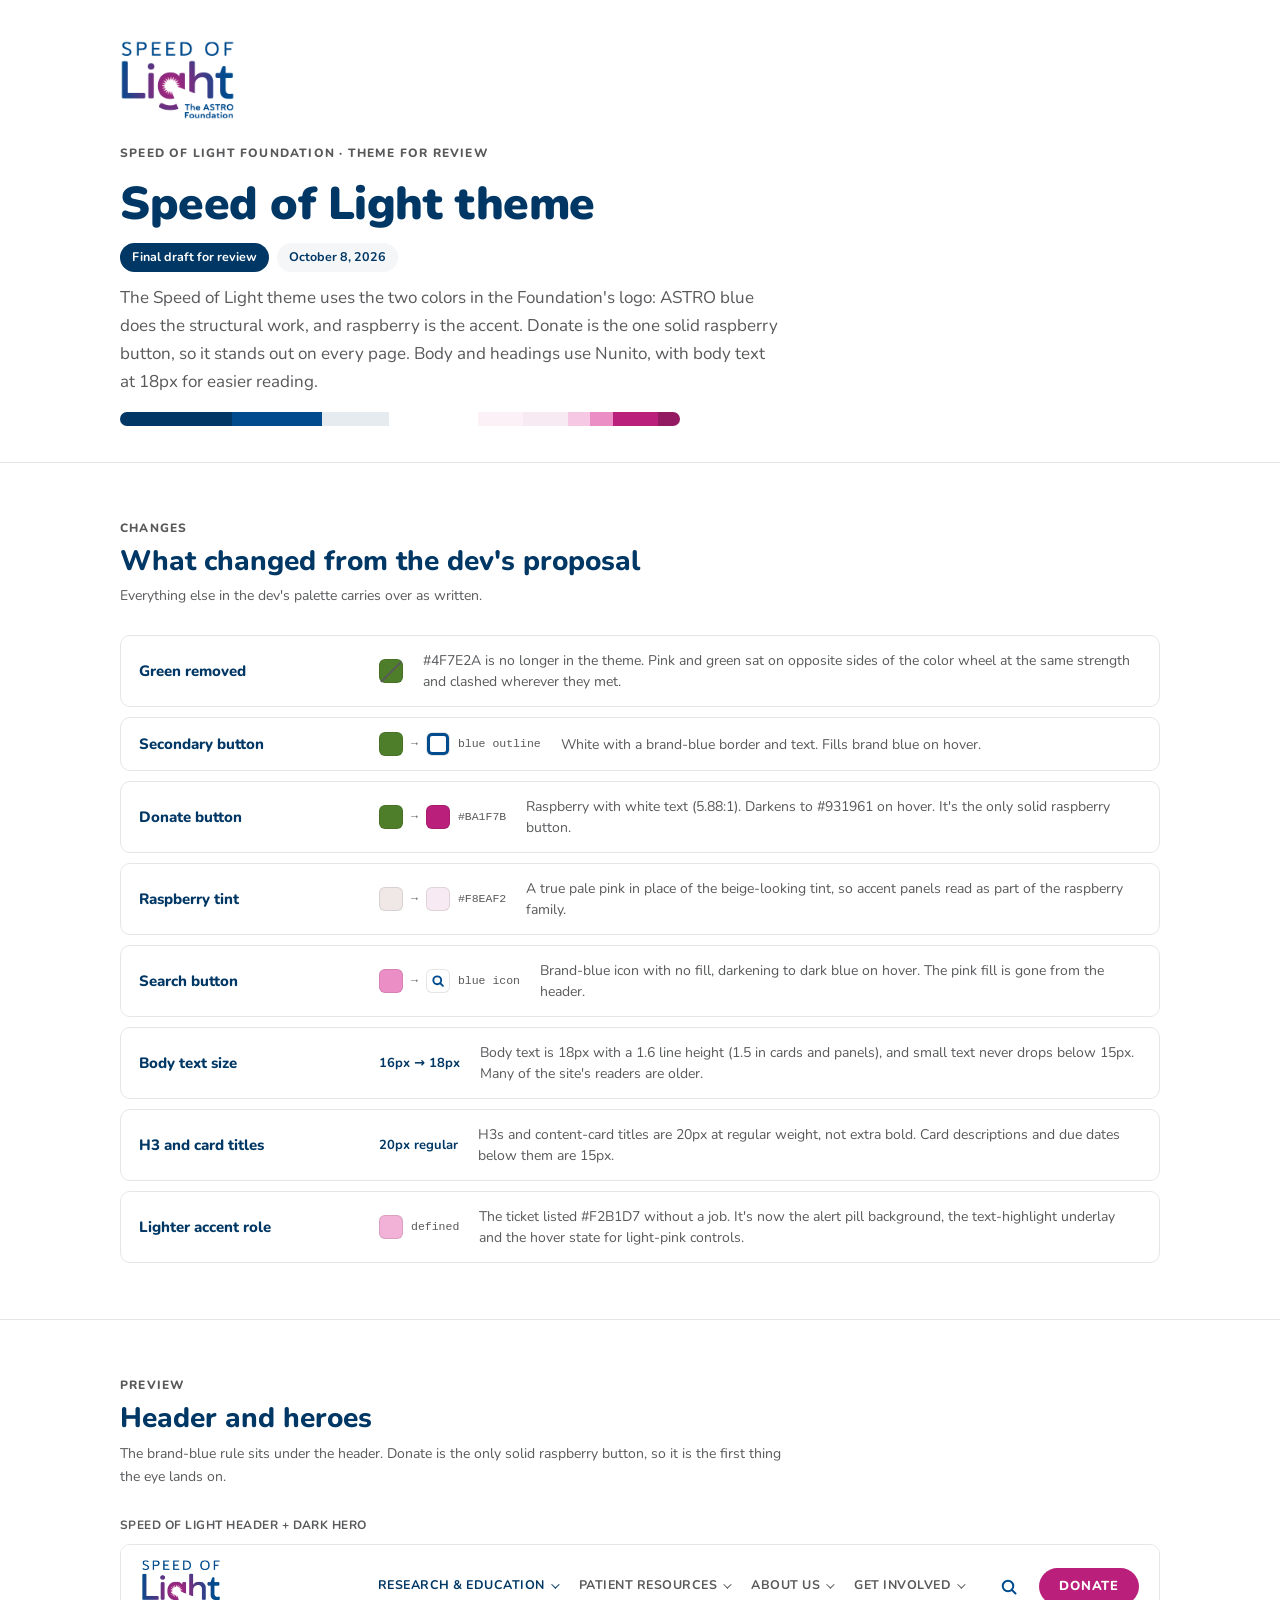
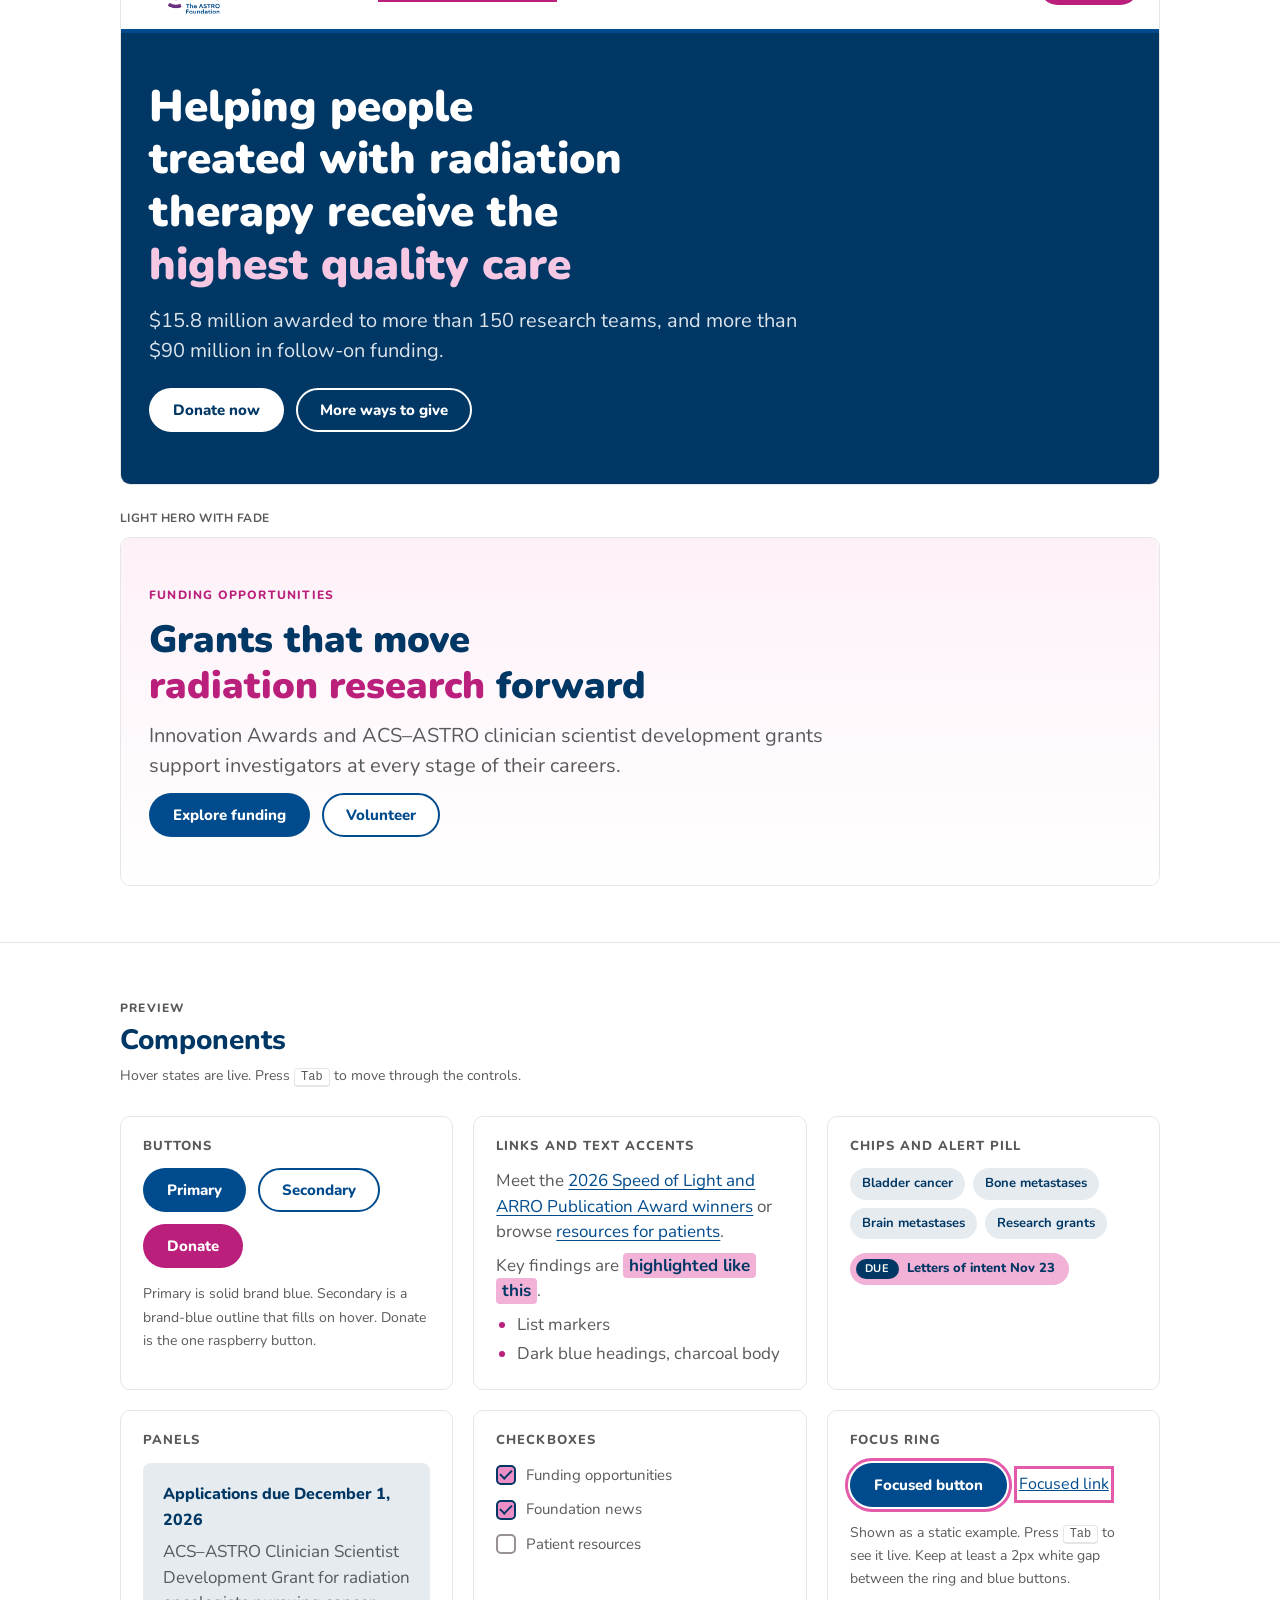
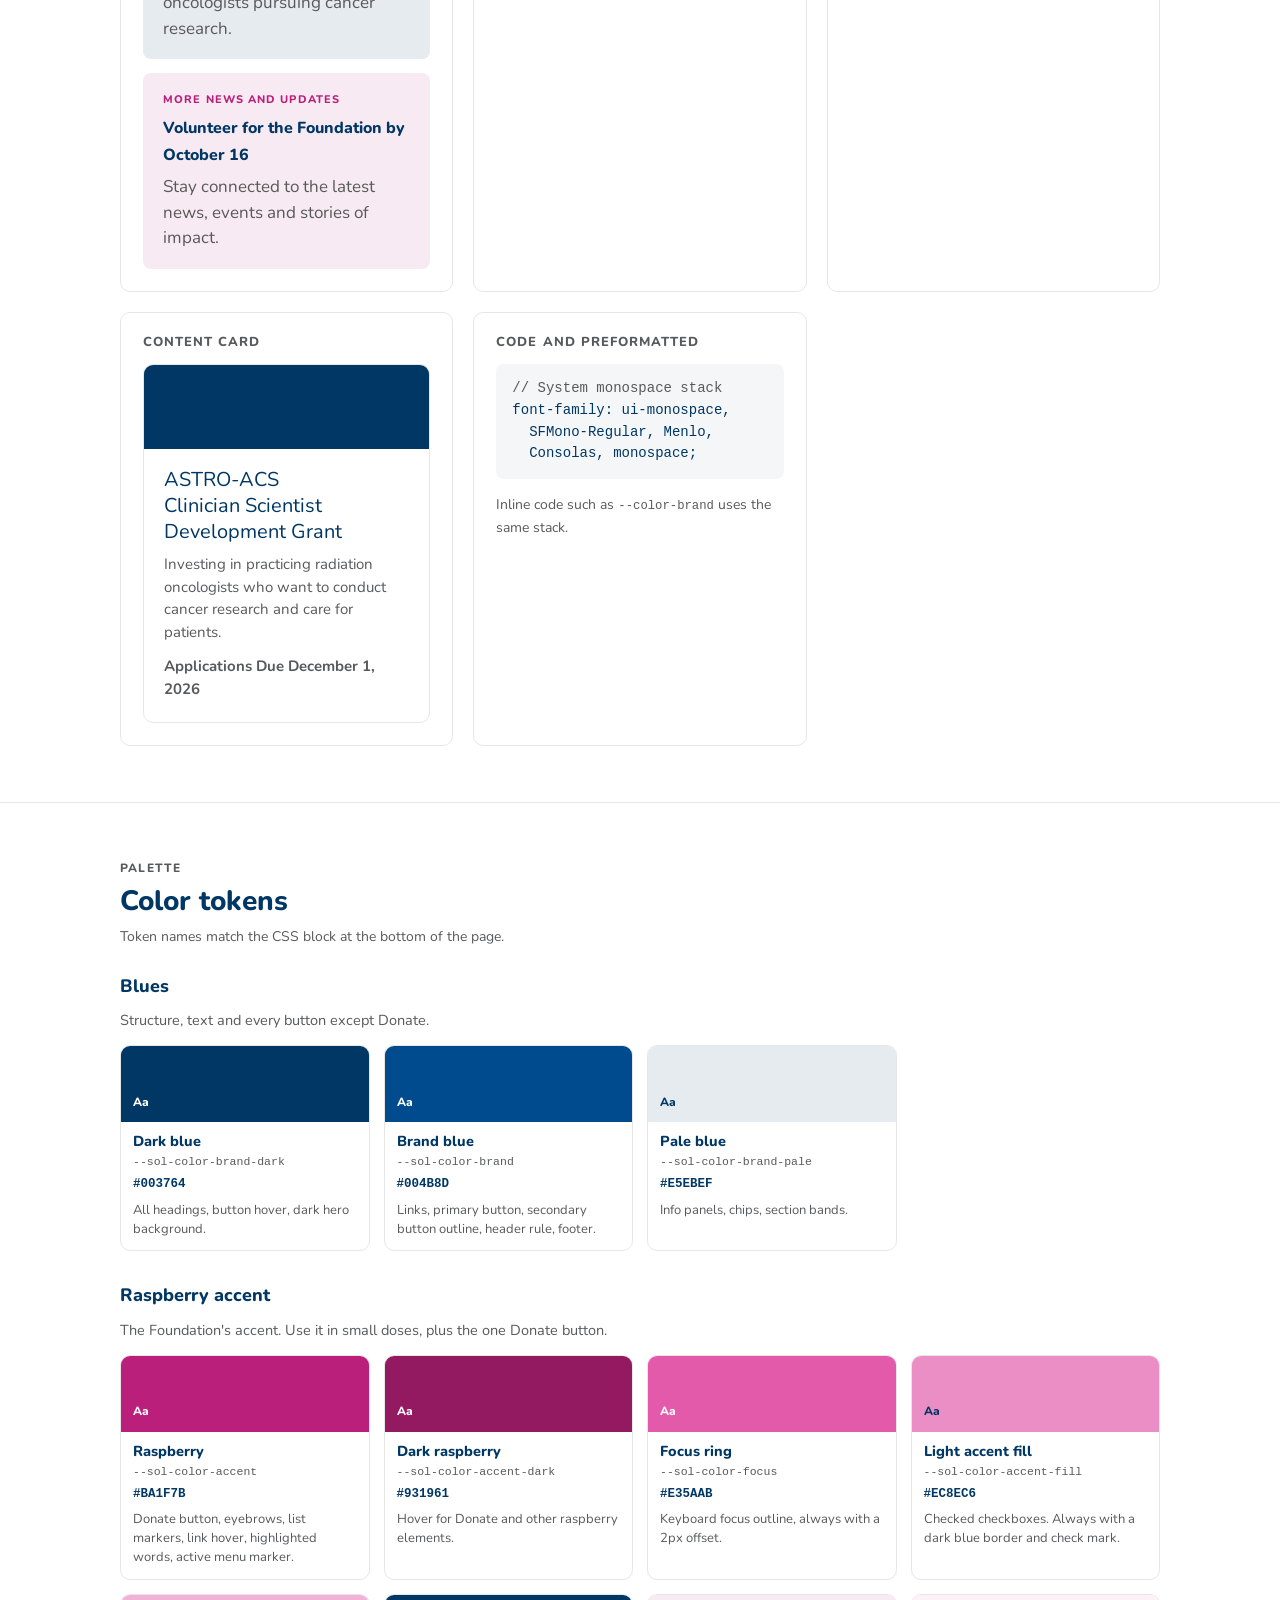
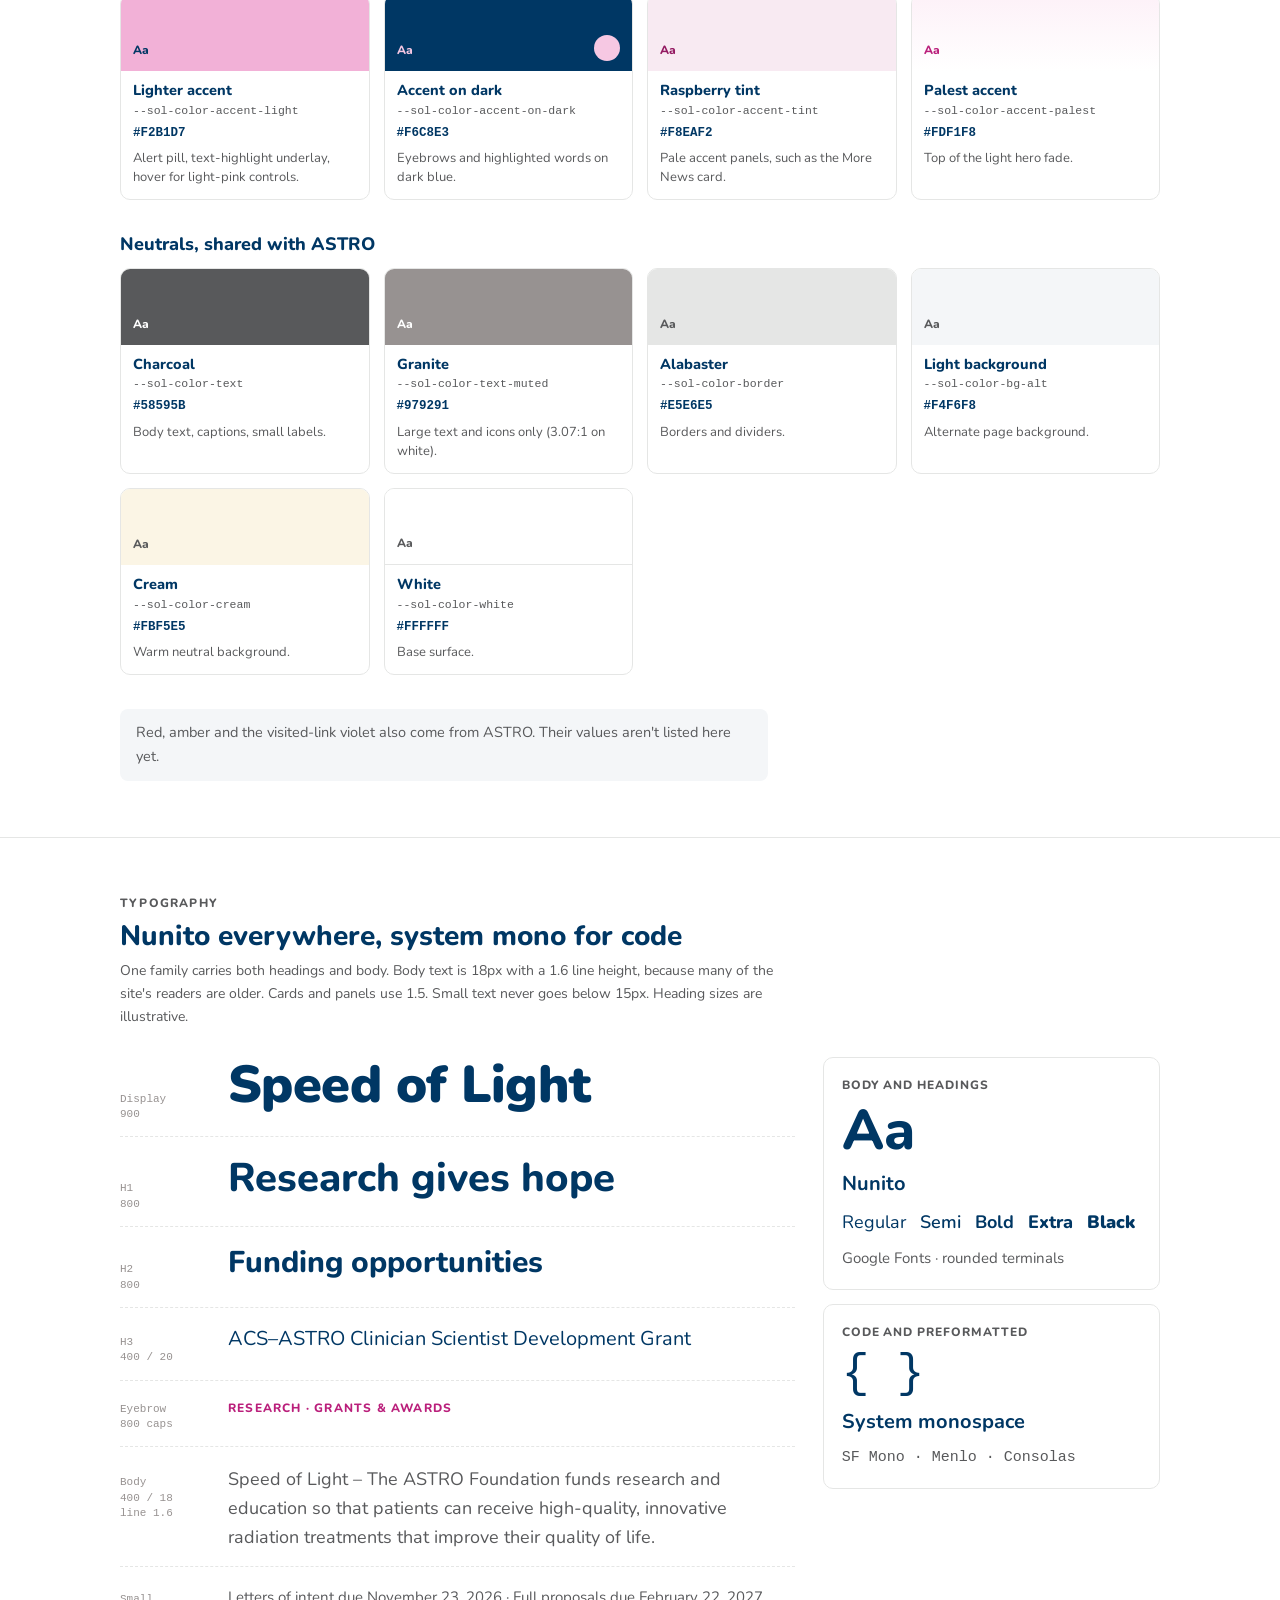
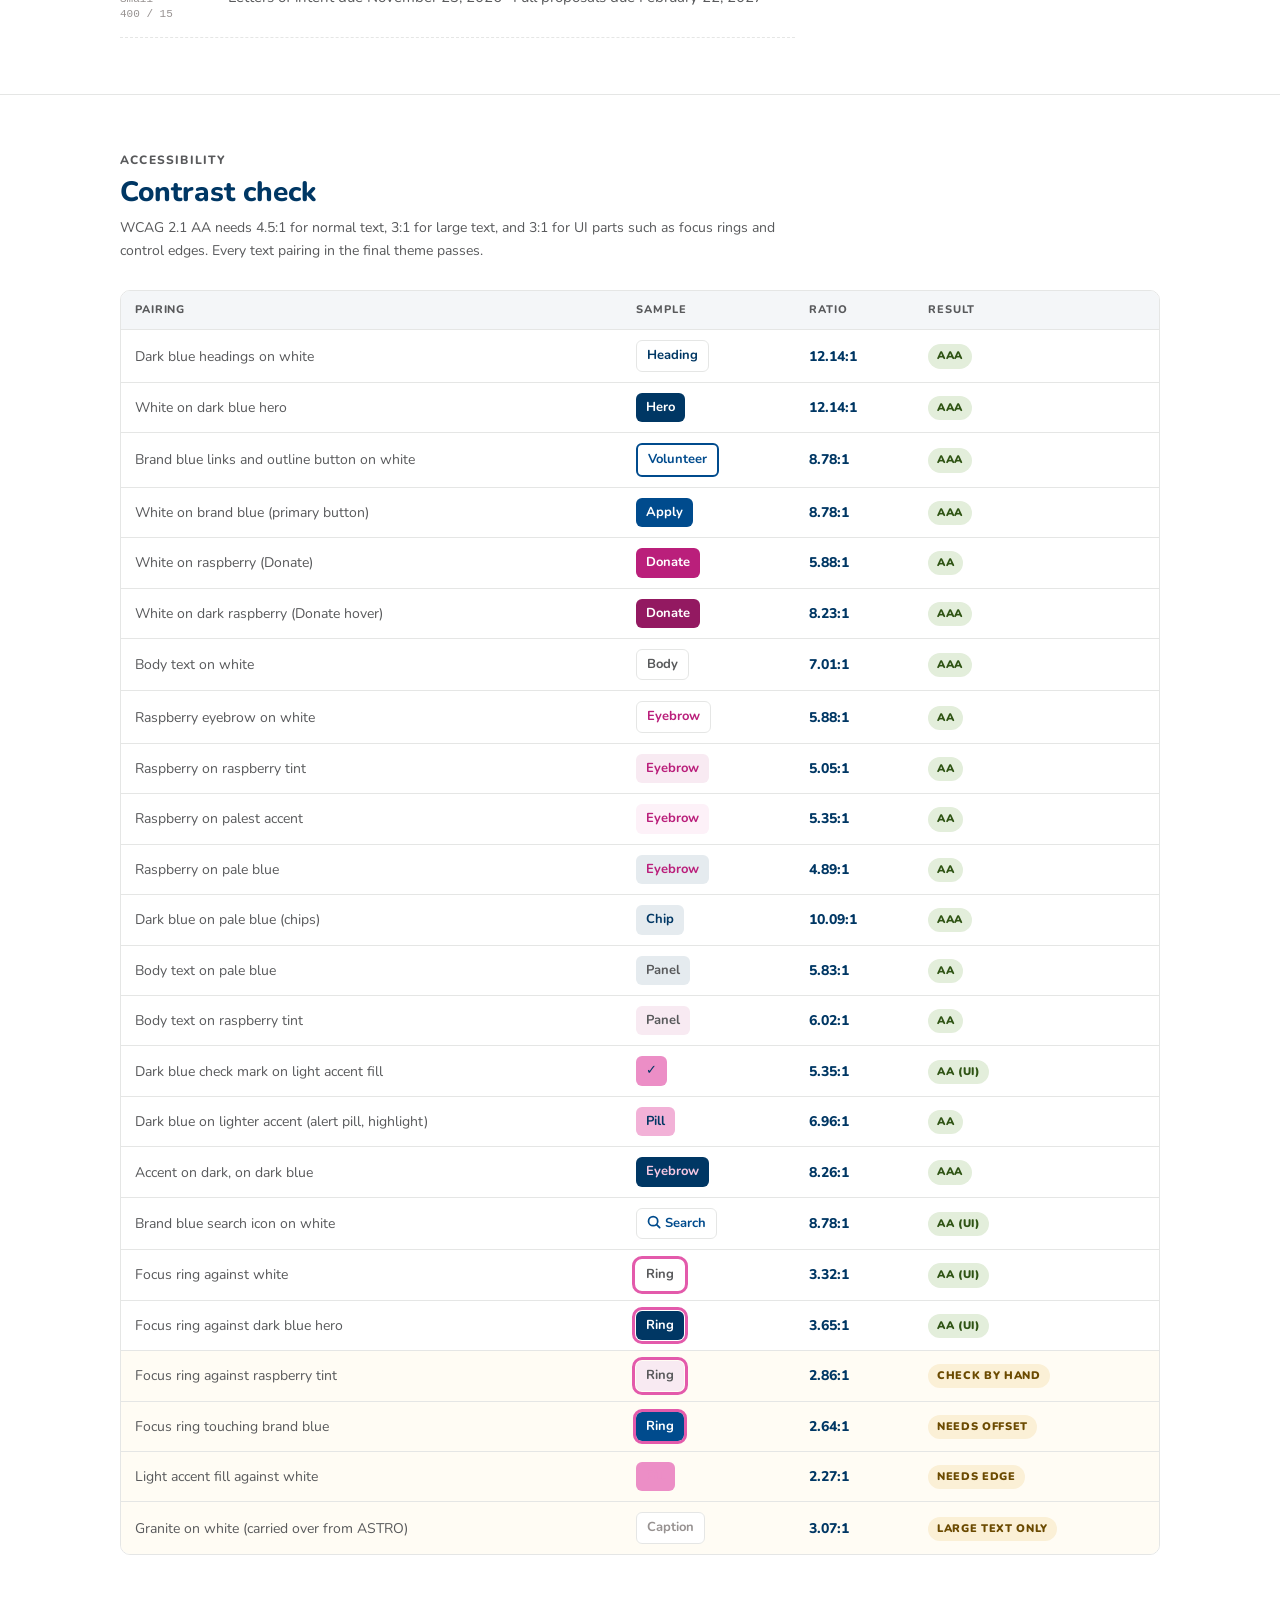
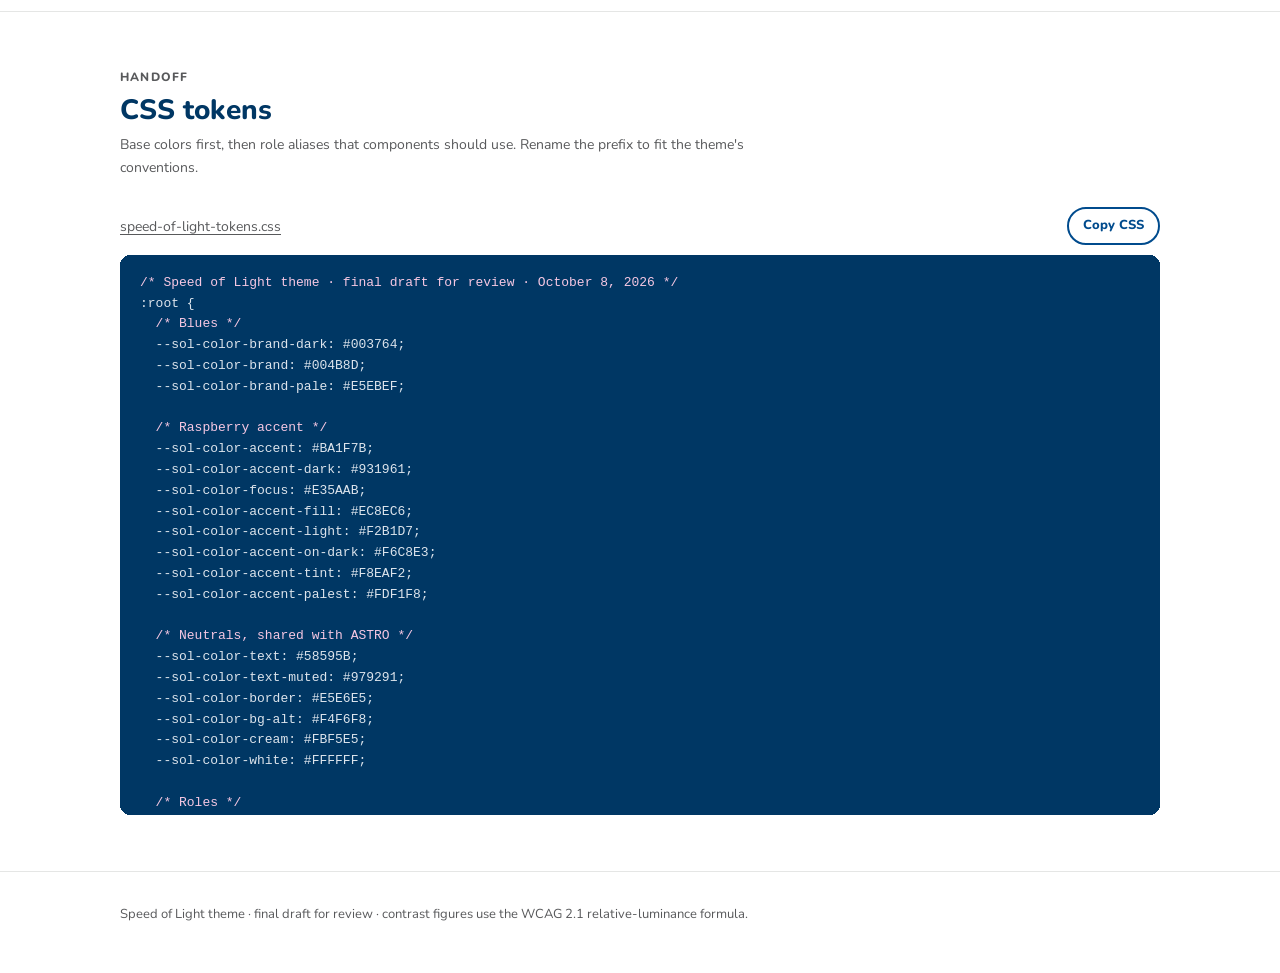
<file: speed-of-light-theme.html>
<!doctype html>
<html lang="en">
<head>
<meta charset="utf-8">
<meta name="viewport" content="width=device-width, initial-scale=1">
<title>Speed of Light Final Theme</title>
<link rel="preconnect" href="https://fonts.googleapis.com">
<link rel="preconnect" href="https://fonts.gstatic.com" crossorigin>
<link rel="stylesheet" href="https://fonts.googleapis.com/css2?family=Nunito:ital,wght@0,400;0,600;0,700;0,800;0,900;1,400&display=swap">
<style>
/* Layout: a single-column theme spec for review. Summary and changes first, then the
   live preview, the token reference, usage rules, contrast check and the CSS to hand off.
   Deliberately single-theme (light) because the page shows literal brand colors. */
:root {
  color-scheme: light;
  /* Final palette: blue + raspberry */
  --brand: #004B8D;
  --brand-dark: #003764;
  --pale-blue: #E5EBEF;
  --rasp: #BA1F7B;
  --rasp-dark: #931961;
  --rasp-tint: #F8EAF2;
  --accent-palest: #FDF1F8;
  --accent-fill: #EC8EC6;
  --accent-light: #F2B1D7;
  --accent-on-dark: #F6C8E3;
  --focus: #E35AAB;
  /* Neutrals shared with ASTRO */
  --body: #58595B;
  --granite: #979291;
  --alabaster: #E5E6E5;
  --light-bg: #F4F6F8;
  --white: #FFFFFF;
  /* Page-only status colors for badges */
  --ok-bg: #E3EEDB; --ok-fg: #2F5414;
  --warn-bg: #FBF0D6; --warn-fg: #6B4A00; --warn-line: #EBD9A8; --warn-wash: #FFFCF4;

  /* Roles used by the preview components */
  --r-btn2-bg: var(--white); --r-btn2-fg: var(--brand); --r-btn2-border: var(--brand);
  --r-btn2-hover-bg: var(--brand); --r-btn2-hover-fg: var(--white);
  --r-donate-bg: var(--rasp); --r-donate-hover: var(--rasp-dark);
  --r-eyebrow: var(--rasp);
  --r-eyebrow-dark: var(--accent-on-dark);
  --r-hl-dark: var(--accent-on-dark);
  --r-mark: var(--rasp);
  --r-nav-marker: var(--rasp);
  --r-link-hover: var(--rasp);
  --r-list-marker: var(--rasp);
  --r-text-hl: var(--accent-light);
  --r-focus: var(--focus);
  --r-focus-dark: var(--focus);
  --r-search-bg: transparent; --r-search-fg: var(--brand); --r-search-hover: transparent;
  --r-check-bg: var(--accent-fill); --r-check-border: var(--brand-dark); --r-check-mark: var(--brand-dark);
  --r-pill-bg: var(--accent-light); --r-pill-fg: var(--brand-dark); --r-pill-tag-bg: var(--brand-dark);
  --r-accent-panel: var(--rasp-tint);
  --r-hero-fade: var(--accent-palest);
  --r-card-rule: var(--rasp);

  --font: 'Nunito', ui-rounded, system-ui, -apple-system, 'Segoe UI', sans-serif;
  --mono: ui-monospace, SFMono-Regular, Menlo, Consolas, 'Liberation Mono', monospace;
}

* { box-sizing: border-box; }
body { margin: 0; }
img { max-width: 100%; }
[hidden] { display: none !important; }
body {
  background: var(--white);
  color: var(--body);
  font-family: var(--font);
  font-size: 16px;
  line-height: 1.65;
  -webkit-font-smoothing: antialiased;
}
.wrap { max-width: 1120px; margin: 0 auto; padding-inline: clamp(16px, 4vw, 40px); }
h1, h2, h3, h4 { color: var(--brand-dark); font-weight: 800; line-height: 1.2; text-wrap: balance; margin: 0; }
p { margin: 0; }
a { color: var(--brand); text-decoration-thickness: 1px; text-underline-offset: 3px; }
a:hover { color: var(--r-link-hover); }
:focus-visible { outline: 3px solid var(--r-focus); outline-offset: 2px; border-radius: 3px; }
code, pre { font-family: var(--mono); font-size: 0.875em; }
.eyebrow { font-size: 12px; font-weight: 800; letter-spacing: 0.1em; text-transform: uppercase; color: var(--r-eyebrow); }
.eyebrow.chrome { color: var(--body); }
.sec { padding-block: 56px; border-top: 1px solid var(--alabaster); }
.sec-head { display: grid; gap: 6px; margin-bottom: 28px; max-width: 68ch; }
.sec-head h2 { font-size: 28px; }
.note { font-size: 14px; color: var(--body); }
.tag { font-family: var(--mono); font-size: 11px; color: var(--granite); }



/* ---------- Intro ---------- */
.intro { padding-block: 40px 36px; display: grid; gap: 12px; }
.doc-logo { display: block; height: 80px; width: auto; margin-bottom: 12px; }
.intro h1 { font-size: clamp(32px, 5vw, 46px); font-weight: 900; letter-spacing: -0.01em; }
.intro p { max-width: 66ch; font-size: 17px; }
.meta { display: flex; flex-wrap: wrap; gap: 8px; }
.meta span { font-size: 12.5px; font-weight: 700; color: var(--brand-dark); background: var(--light-bg); border-radius: 999px; padding: 4px 12px; }
.meta .status-pill { background: var(--brand-dark); color: var(--white); }
.hero-strip { display: flex; height: 14px; border-radius: 999px; overflow: hidden; max-width: 560px; margin-top: 4px; }
.hero-strip i { display: block; height: 100%; }

/* ---------- Changes ---------- */
.changes { display: grid; gap: 10px; }
.change { display: grid; grid-template-columns: minmax(0, 220px) auto minmax(0, 1fr); gap: 6px 20px; align-items: center; padding: 14px 18px; border: 1px solid var(--alabaster); border-radius: 10px; }
.change-role { font-weight: 800; color: var(--brand-dark); font-size: 15px; line-height: 1.3; }
.change-note { font-size: 14px; line-height: 1.5; }
.fromto { display: inline-flex; align-items: center; gap: 8px; font-family: var(--mono); font-size: 11.5px; color: var(--body); white-space: nowrap; }
.fromto i { width: 24px; height: 24px; border-radius: 6px; border: 1px solid rgba(0, 0, 0, 0.1); display: inline-block; }
.fromto .x { position: relative; }
.fromto .x::after { content: ""; position: absolute; left: -3px; right: -3px; top: 50%; height: 2px; background: var(--body); transform: rotate(-45deg); }
@media (max-width: 720px) { .change { grid-template-columns: minmax(0, 1fr); } }

/* ---------- Token reference ---------- */
.token-group { display: grid; gap: 12px; margin-bottom: 34px; }
.token-group h3 { font-size: 18px; }
.token-group > p { font-size: 14.5px; max-width: 70ch; }
.tokens { display: grid; grid-template-columns: repeat(auto-fill, minmax(240px, 1fr)); gap: 14px; }
.tok { border: 1px solid var(--alabaster); border-radius: 10px; overflow: hidden; display: grid; grid-template-rows: 76px auto; background: var(--white); }
.tok-chip { display: flex; align-items: flex-end; justify-content: space-between; padding: 10px 12px; font-size: 12px; font-weight: 800; }
.tok-meta { padding: 10px 12px 12px; display: grid; gap: 2px; align-content: start; }
.tok-name { font-weight: 800; color: var(--brand-dark); font-size: 14.5px; line-height: 1.3; }
.tok-var { font-family: var(--mono); font-size: 11.5px; color: var(--body); overflow-wrap: anywhere; }
.tok-hex { font-family: var(--mono); font-size: 12.5px; color: var(--brand-dark); font-weight: 600; }
.tok-use { font-size: 13px; line-height: 1.45; margin-top: 4px; }

.neutral-note { font-size: 14.5px; background: var(--light-bg); border-radius: 8px; padding: 12px 16px; max-width: 72ch; }

/* ---------- Site header mock ---------- */
.frame { border: 1px solid var(--alabaster); border-radius: 10px; overflow: hidden; background: var(--white); }
.frame-label { font-size: 12px; font-weight: 700; color: var(--body); margin-bottom: 8px; letter-spacing: 0.04em; text-transform: uppercase; }
.frame-label em { text-transform: none; letter-spacing: 0; font-weight: 600; font-style: normal; }
.site-header { background: var(--white); border-bottom: 4px solid var(--brand); }
.main-bar { display: flex; flex-wrap: wrap; align-items: center; gap: 14px 28px; padding: 14px 20px; }
.sol-logo { display: grid; line-height: 1; text-decoration: none; color: var(--brand); }
.sol-logo:hover { color: var(--brand); }
.sol-speed { font-size: 11px; font-weight: 700; letter-spacing: 0.24em; text-transform: uppercase; }
.sol-light { font-size: 32px; font-weight: 800; letter-spacing: -0.01em; color: var(--brand-dark); margin-top: -1px; }
.sol-g { background: linear-gradient(180deg, var(--brand) 0%, var(--rasp) 70%); -webkit-background-clip: text; background-clip: text; color: transparent; }
.sol-found { font-size: 8.5px; font-weight: 800; color: var(--brand); justify-self: end; margin-top: -2px; }
.nav { display: flex; flex-wrap: wrap; gap: 4px 22px; font-weight: 700; font-size: 12.5px; letter-spacing: 0.04em; text-transform: uppercase; margin-left: auto; }
.nav a { color: var(--body); text-decoration: none; padding-block: 4px; border-bottom: 2px solid transparent; display: inline-flex; align-items: center; gap: 6px; }
.nav a:hover { color: var(--r-link-hover); border-bottom-color: var(--r-nav-marker); }
.nav a[aria-current] { color: var(--brand-dark); border-bottom-color: var(--r-nav-marker); }
.chev { width: 6px; height: 6px; border-right: 1.5px solid currentColor; border-bottom: 1.5px solid currentColor; transform: rotate(45deg) translateY(-2px); }
.hdr-actions { display: flex; align-items: center; gap: 12px; }
.search-btn { border: 0; width: 36px; height: 36px; border-radius: 50%; background: var(--r-search-bg); color: var(--r-search-fg); cursor: pointer; display: grid; place-items: center; }
.search-btn:hover { background: var(--r-search-hover); }

/* ---------- Buttons ---------- */
.btn { font: inherit; font-weight: 800; font-size: 15px; border-radius: 999px; padding: 11px 22px; border: 2px solid transparent; cursor: pointer; text-decoration: none; display: inline-flex; align-items: center; gap: 8px; line-height: 1.2; transition: background-color .15s, color .15s, border-color .15s; }
.btn-primary { background: var(--brand); color: var(--white); }
.btn-primary:hover { background: var(--brand-dark); color: var(--white); }
.btn-secondary { background: var(--r-btn2-bg); color: var(--r-btn2-fg); border-color: var(--r-btn2-border); }
.btn-secondary:hover { background: var(--r-btn2-hover-bg); color: var(--r-btn2-hover-fg); border-color: var(--r-btn2-hover-bg); }
.btn-donate { background: var(--r-donate-bg); color: var(--white); }
.btn-donate:hover { background: var(--r-donate-hover); color: var(--white); }
.btn-hdr { font-size: 13px; letter-spacing: 0.06em; text-transform: uppercase; padding: 9px 18px; }
.btn-row { display: flex; flex-wrap: wrap; gap: 12px; }

/* ---------- Heroes ---------- */
.hero-grid { display: grid; gap: 24px; }
.hero-dark { background: var(--brand-dark); color: var(--white); padding: 48px 28px 52px; display: grid; gap: 14px; }
.hero-dark .eyebrow { color: var(--r-eyebrow-dark); }
.hero-dark h3 { color: var(--white); font-size: clamp(28px, 4.4vw, 44px); font-weight: 900; max-width: 20ch; }
.hero-dark :focus-visible { outline-color: var(--r-focus-dark); }
.hl { color: var(--r-hl-dark); }
.hero-dark p { max-width: 56ch; color: #DCE4EC; font-size: 17px; }
.hero-dark .btn-row { margin-top: 8px; }
.hero-dark .btn-light { background: var(--white); color: var(--brand-dark); }
.hero-dark .btn-light:hover { background: var(--pale-blue); color: var(--brand-dark); }
.hero-dark .btn-ghost { background: transparent; color: var(--white); border-color: var(--white); }
.hero-dark .btn-ghost:hover { background: var(--white); color: var(--brand-dark); }
.hero-fade { background: linear-gradient(180deg, var(--r-hero-fade) 0%, var(--white) 100%); padding: 48px 28px; display: grid; gap: 12px; }
.hero-fade h3 { font-size: clamp(26px, 4vw, 38px); font-weight: 900; max-width: 22ch; }
.hero-fade h3 .mark { color: var(--r-mark); }
.hero-fade p { max-width: 58ch; font-size: 17px; }

/* ---------- Component board ---------- */
.board { display: grid; grid-template-columns: repeat(auto-fit, minmax(300px, 1fr)); gap: 20px; }
.tile { border: 1px solid var(--alabaster); border-radius: 10px; padding: 22px; display: grid; gap: 14px; align-content: start; min-width: 0; }
.tile h4 { font-size: 13px; font-weight: 800; letter-spacing: 0.08em; text-transform: uppercase; color: var(--body); }
.chips { display: flex; flex-wrap: wrap; gap: 8px; }
.chip { background: var(--pale-blue); color: var(--brand-dark); font-size: 13px; font-weight: 700; padding: 5px 12px; border-radius: 999px; text-decoration: none; }
.chip:hover { background: var(--brand); color: var(--white); }
.pill-alert { display: inline-flex; align-items: center; gap: 8px; background: var(--r-pill-bg); color: var(--r-pill-fg); font-size: 13px; font-weight: 800; padding: 5px 14px 5px 6px; border-radius: 999px; width: fit-content; }
.pill-alert b { background: var(--r-pill-tag-bg); color: var(--white); border-radius: 999px; padding: 1px 9px; font-size: 11px; letter-spacing: 0.06em; text-transform: uppercase; }
.panel { border-radius: 8px; padding: 18px 20px; display: grid; gap: 6px; }
.panel h5 { margin: 0; font-size: 16px; font-weight: 800; color: var(--brand-dark); }
.panel p { font-size: 15px; }
.panel-info { background: var(--pale-blue); }
.panel-accent { background: var(--r-accent-panel); border-top: 3px solid var(--r-card-rule); }
.panel-accent .eyebrow { font-size: 11px; }
.checks { display: grid; gap: 10px; }
.check { display: flex; align-items: center; gap: 10px; font-size: 15px; cursor: pointer; }
.check input { appearance: none; -webkit-appearance: none; width: 20px; height: 20px; margin: 0; border: 2px solid var(--granite); border-radius: 5px; background: var(--white); display: grid; place-items: center; cursor: pointer; flex: none; }
.check input:checked { background: var(--r-check-bg); border-color: var(--r-check-border); }
.check input:checked::after { content: ""; width: 10px; height: 5px; border-left: 2.5px solid var(--r-check-mark); border-bottom: 2.5px solid var(--r-check-mark); transform: rotate(-45deg) translate(1px, -1px); }
.links-demo { display: grid; gap: 8px; font-size: 16px; }
.markers { margin: 0; padding-left: 1.2em; display: grid; gap: 4px; }
.markers li::marker { color: var(--r-list-marker); font-weight: 800; }
.highlight { background: linear-gradient(transparent 55%, var(--r-text-hl) 55%); color: var(--brand-dark); font-weight: 700; padding-inline: 2px; }
.focus-demo { display: flex; flex-wrap: wrap; gap: 12px; align-items: center; }
.forced-focus { outline: 3px solid var(--r-focus); outline-offset: 2px; }
.kbd { font-family: var(--mono); font-size: 12px; border: 1px solid var(--alabaster); border-bottom-width: 2px; border-radius: 4px; padding: 1px 6px; color: var(--body); }
.card { border: 1px solid var(--alabaster); border-radius: 10px; overflow: hidden; display: grid; }
.card-top { background: var(--brand-dark); height: 84px; position: relative; }
.card-top::after { content: ""; position: absolute; inset: auto 0 0 0; height: 4px; background: var(--r-card-rule); }
.card-body { padding: 16px 18px 20px; display: grid; gap: 6px; }
.card-body h5 { margin: 0; font-size: 18px; font-weight: 800; color: var(--brand-dark); line-height: 1.3; }
.card-body h5 a { color: inherit; text-decoration: none; }
.card-body h5 a:hover { color: var(--r-link-hover); }
.card-meta { font-size: 13px; color: var(--body); }


.search-btn:hover { color: var(--brand-dark); }
.sol-logo img { display: block; height: 56px; width: auto; }
.panel-accent { border-top: 0; }
.card-top::after { content: none; }
.hero-dark p, .hero-fade p { font-size: 20px; line-height: 1.5; }
.card-body { gap: 8px; padding: 18px 20px 22px; }
.card-title { margin: 0; font-size: 20px; font-weight: 400; line-height: 1.3; color: var(--brand-dark); }
.card-title a { color: inherit; text-decoration: none; }
.card-title a:hover { color: var(--r-link-hover); text-decoration: underline; text-decoration-thickness: 1px; }
.card-desc { font-size: 15px; line-height: 1.5; color: var(--body); }
.card-due { font-size: 15px; line-height: 1.5; font-weight: 700; color: var(--body); margin-top: 4px; }
.panel p, .links-demo { font-size: 17px; line-height: 1.5; }
.highlight { background: var(--r-text-hl); padding: 0.08em 0.35em; border-radius: 4px; -webkit-box-decoration-break: clone; box-decoration-break: clone; }

/* ---------- Type ---------- */
.type-grid { display: grid; grid-template-columns: minmax(0, 2fr) minmax(0, 1fr); gap: 28px; }
@media (max-width: 760px) { .type-grid { grid-template-columns: minmax(0, 1fr); } }
.specimen { display: grid; gap: 18px; }
.spec-row { display: grid; grid-template-columns: 92px minmax(0, 1fr); gap: 16px; align-items: baseline; border-bottom: 1px dashed var(--alabaster); padding-bottom: 14px; }
.spec-row .tag { line-height: 1.4; }
.t-display { font-size: clamp(34px, 5vw, 52px); font-weight: 900; color: var(--brand-dark); line-height: 1.08; letter-spacing: -0.01em; }
.t-h1 { font-size: clamp(28px, 4vw, 40px); font-weight: 800; color: var(--brand-dark); line-height: 1.15; }
.t-h2 { font-size: 30px; font-weight: 800; color: var(--brand-dark); line-height: 1.2; }
.t-h3 { font-size: 22px; font-weight: 800; color: var(--brand-dark); }
.t-body { font-size: 16px; max-width: 62ch; }
.t-small { font-size: 13px; color: var(--body); }
.font-cards { display: grid; gap: 14px; align-content: start; }
.font-card { border: 1px solid var(--alabaster); border-radius: 10px; padding: 18px; display: grid; gap: 8px; }
.font-card .big { font-size: 56px; line-height: 1; color: var(--brand-dark); font-weight: 800; }
.font-card .role { font-size: 12px; font-weight: 800; letter-spacing: 0.08em; text-transform: uppercase; color: var(--body); }
.weights { display: flex; flex-wrap: wrap; gap: 4px 14px; font-size: 18px; color: var(--brand-dark); }
pre.code { background: var(--light-bg); border-radius: 8px; padding: 14px 16px; margin: 0; overflow-x: auto; color: var(--brand-dark); line-height: 1.55; }
pre.code .c { color: var(--body); }

/* ---------- Contrast table ---------- */
.table-wrap { overflow-x: auto; border: 1px solid var(--alabaster); border-radius: 10px; }
table { border-collapse: collapse; width: 100%; font-size: 14px; min-width: 640px; }
th, td { text-align: left; padding: 10px 14px; border-bottom: 1px solid var(--alabaster); vertical-align: middle; }
th { font-size: 11px; font-weight: 800; letter-spacing: 0.08em; text-transform: uppercase; color: var(--body); background: var(--light-bg); }
tr:last-child td { border-bottom: 0; }
td.num { font-variant-numeric: tabular-nums; font-weight: 800; color: var(--brand-dark); white-space: nowrap; }
.sample { display: inline-block; padding: 4px 10px; border-radius: 6px; font-weight: 700; font-size: 13px; white-space: nowrap; }
.watch-row td { background: var(--warn-wash); }
.callouts { display: grid; grid-template-columns: repeat(auto-fit, minmax(280px, 1fr)); gap: 16px; margin-top: 22px; }
.callout { border: 1px solid var(--warn-line); background: var(--warn-wash); border-radius: 10px; padding: 16px 18px; display: grid; gap: 6px; font-size: 14.5px; }
.callout strong { color: var(--brand-dark); }
footer { padding-block: 32px 48px; border-top: 1px solid var(--alabaster); font-size: 13px; color: var(--body); }


.t-body { font-size: 18px; line-height: 1.6; }
.t-h3 { font-size: 20px; font-weight: 400; line-height: 1.3; }
.t-small { font-size: 15px; }

.res { display: inline-block; font-size: 11px; font-weight: 900; letter-spacing: 0.06em; text-transform: uppercase; padding: 3px 9px; border-radius: 999px; white-space: nowrap; }
.res.pass { background: var(--ok-bg); color: var(--ok-fg); }
.res.watch { background: var(--warn-bg); color: var(--warn-fg); }

/* ---------- Tokens code ---------- */
.code-head { display: flex; flex-wrap: wrap; justify-content: space-between; align-items: center; gap: 10px; margin-bottom: 10px; }
.copy-btn { font: inherit; font-weight: 800; font-size: 13px; border: 2px solid var(--brand); color: var(--brand); background: var(--white); border-radius: 999px; padding: 6px 14px; cursor: pointer; }
.copy-btn:hover { background: var(--brand); color: var(--white); }
pre.tokens-css { background: var(--brand-dark); color: #DCE4EC; border-radius: 10px; padding: 18px 20px; margin: 0; overflow-x: auto; line-height: 1.6; font-size: 13px; max-height: 560px; }
pre.tokens-css .c { color: var(--accent-on-dark); }

@media (max-width: 640px) {
  .nav { margin-left: 0; width: 100%; }
  .spec-row { grid-template-columns: minmax(0, 1fr); gap: 4px; }
  .hero-dark, .hero-fade { padding: 36px 20px; }
}
@media (prefers-reduced-motion: reduce) { .btn { transition: none; } }

</style>
</head>
<body>
<div class="wrap">
  <header class="intro">
    <img class="doc-logo" src="imgs/sol-logo.png" alt="Speed of Light, The ASTRO Foundation" width="145" height="101">
    <span class="eyebrow chrome">Speed of Light Foundation · theme for review</span>
    <h1>Speed of Light theme</h1>
    <div class="meta">
      <span class="status-pill">Final draft for review</span>
      <span>October 8, 2026</span>
    </div>
    <p>The Speed of Light theme uses the two colors in the Foundation's logo: ASTRO blue does the structural work, and raspberry is the accent. Donate is the one solid raspberry button, so it stands out on every page. Body and headings use Nunito, with body text at 18px for easier reading.</p>
    <div class="hero-strip" aria-hidden="true">
      <i style="background:#003764;flex:5"></i><i style="background:#004B8D;flex:4"></i><i style="background:#E5EBEF;flex:3"></i><i style="background:#FFFFFF;flex:4"></i><i style="background:#FDF1F8;flex:2"></i><i style="background:#F8EAF2;flex:2"></i><i style="background:#F6C8E3;flex:1"></i><i style="background:#EC8EC6;flex:1"></i><i style="background:#BA1F7B;flex:2"></i><i style="background:#931961;flex:1"></i>
    </div>
  </header>
</div>

<!-- =============== CHANGES =============== -->
<section class="sec">
  <div class="wrap">
    <div class="sec-head">
      <span class="eyebrow chrome">Changes</span>
      <h2>What changed from the dev's proposal</h2>
      <p class="note">Everything else in the dev's palette carries over as written.</p>
    </div>
    <div class="changes">
      <div class="change">
        <span class="change-role">Green removed</span>
        <span class="fromto"><i class="x" style="background:#4F7E2A"></i></span>
        <span class="change-note">#4F7E2A is no longer in the theme. Pink and green sat on opposite sides of the color wheel at the same strength and clashed wherever they met.</span>
      </div>
      <div class="change">
        <span class="change-role">Secondary button</span>
        <span class="fromto"><i style="background:#4F7E2A"></i>→<i style="background:#fff;box-shadow:inset 0 0 0 3px #004B8D"></i>blue outline</span>
        <span class="change-note">White with a brand-blue border and text. Fills brand blue on hover.</span>
      </div>
      <div class="change">
        <span class="change-role">Donate button</span>
        <span class="fromto"><i style="background:#4F7E2A"></i>→<i style="background:#BA1F7B"></i>#BA1F7B</span>
        <span class="change-note">Raspberry with white text (5.88:1). Darkens to #931961 on hover. It's the only solid raspberry button.</span>
      </div>
      <div class="change">
        <span class="change-role">Raspberry tint</span>
        <span class="fromto"><i style="background:#EFE8E7"></i>→<i style="background:#F8EAF2"></i>#F8EAF2</span>
        <span class="change-note">A true pale pink in place of the beige-looking tint, so accent panels read as part of the raspberry family.</span>
      </div>
      <div class="change">
        <span class="change-role">Search button</span>
        <span class="fromto"><i style="background:#EC8EC6"></i>→<i style="background:#fff;display:inline-grid;place-items:center"><svg width="12" height="12" viewBox="0 0 16 16" fill="none" aria-hidden="true"><circle cx="7" cy="7" r="5.25" stroke="#004B8D" stroke-width="2.5"/><path d="M11 11l3.5 3.5" stroke="#004B8D" stroke-width="2.5" stroke-linecap="round"/></svg></i>blue icon</span>
        <span class="change-note">Brand-blue icon with no fill, darkening to dark blue on hover. The pink fill is gone from the header.</span>
      </div>
      <div class="change">
        <span class="change-role">Body text size</span>
        <span class="fromto" style="font-family:var(--font);font-size:13px;font-weight:700;color:var(--brand-dark)">16px → 18px</span>
        <span class="change-note">Body text is 18px with a 1.6 line height (1.5 in cards and panels), and small text never drops below 15px. Many of the site's readers are older.</span>
      </div>
      <div class="change">
        <span class="change-role">H3 and card titles</span>
        <span class="fromto" style="font-family:var(--font);font-size:13px;font-weight:700;color:var(--brand-dark)">20px regular</span>
        <span class="change-note">H3s and content-card titles are 20px at regular weight, not extra bold. Card descriptions and due dates below them are 15px.</span>
      </div>
      <div class="change">
        <span class="change-role">Lighter accent role</span>
        <span class="fromto"><i style="background:#F2B1D7"></i>defined</span>
        <span class="change-note">The ticket listed #F2B1D7 without a job. It's now the alert pill background, the text-highlight underlay and the hover state for light-pink controls.</span>
      </div>
    </div>
  </div>
</section>

<!-- =============== IN CONTEXT =============== -->
<section class="sec">
  <div class="wrap">
    <div class="sec-head">
      <span class="eyebrow chrome">Preview</span>
      <h2>Header and heroes</h2>
      <p class="note">The brand-blue rule sits under the header. Donate is the only solid raspberry button, so it is the first thing the eye lands on.</p>
    </div>

    <div class="hero-grid">
      <div>
        <div class="frame-label">Speed of Light header + dark hero</div>
        <div class="frame">
          <div class="site-header">
            <div class="main-bar">
              <a href="#" class="sol-logo"><img src="imgs/sol-logo.png" alt="Speed of Light, The ASTRO Foundation" width="145" height="101"></a>
              <nav class="nav" aria-label="Mock primary navigation">
                <a href="#" aria-current="page">Research &amp; Education <span class="chev" aria-hidden="true"></span></a>
                <a href="#">Patient Resources <span class="chev" aria-hidden="true"></span></a>
                <a href="#">About Us <span class="chev" aria-hidden="true"></span></a>
                <a href="#">Get Involved <span class="chev" aria-hidden="true"></span></a>
              </nav>
              <div class="hdr-actions">
                <button type="button" class="search-btn" aria-label="Search"><svg width="16" height="16" viewBox="0 0 16 16" fill="none" aria-hidden="true"><circle cx="7" cy="7" r="5.25" stroke="currentColor" stroke-width="2"/><path d="M11 11l3.5 3.5" stroke="currentColor" stroke-width="2" stroke-linecap="round"/></svg></button>
                <a href="#" class="btn btn-donate btn-hdr">Donate</a>
              </div>
            </div>
          </div>
          <div class="hero-dark">
            <h3>Helping people treated with radiation therapy receive the <span class="hl">highest quality care</span></h3>
            <p>$15.8 million awarded to more than 150 research teams, and more than $90 million in follow-on funding.</p>
            <div class="btn-row">
              <a href="#" class="btn btn-light">Donate now</a>
              <a href="#" class="btn btn-ghost">More ways to give</a>
            </div>
          </div>
        </div>
      </div>

      <div>
        <div class="frame-label">Light hero with fade</div>
        <div class="frame">
          <div class="hero-fade">
            <span class="eyebrow">Funding opportunities</span>
            <h3>Grants that move <span class="mark">radiation research</span> forward</h3>
            <p>Innovation Awards and ACS–ASTRO clinician scientist development grants support investigators at every stage of their careers.</p>
            <div class="btn-row">
              <a href="#" class="btn btn-primary">Explore funding</a>
              <a href="#" class="btn btn-secondary">Volunteer</a>
            </div>
          </div>
        </div>
      </div>
    </div>
  </div>
</section>


<!-- =============== COMPONENTS =============== -->
<section class="sec">
  <div class="wrap">
    <div class="sec-head">
      <span class="eyebrow chrome">Preview</span>
      <h2>Components</h2>
      <p class="note">Hover states are live. Press <span class="kbd">Tab</span> to move through the controls.</p>
    </div>

    <div class="board">
      <div class="tile">
        <h4>Buttons</h4>
        <div class="btn-row">
          <a href="#" class="btn btn-primary">Primary</a>
          <a href="#" class="btn btn-secondary">Secondary</a>
          <a href="#" class="btn btn-donate">Donate</a>
        </div>
        <p class="note">Primary is solid brand blue. Secondary is a brand-blue outline that fills on hover. Donate is the one raspberry button.</p>
      </div>

      <div class="tile">
        <h4>Links and text accents</h4>
        <div class="links-demo">
          <p>Meet the <a href="#">2026 Speed of Light and ARRO Publication Award winners</a> or browse <a href="#">resources for patients</a>.</p>
          <p>Key findings are <span class="highlight">highlighted like this</span>.</p>
          <ul class="markers">
            <li>List markers</li>
            <li>Dark blue headings, charcoal body</li>
          </ul>
        </div>
      </div>

      <div class="tile">
        <h4>Chips and alert pill</h4>
        <div class="chips">
          <a href="#" class="chip">Bladder cancer</a><a href="#" class="chip">Bone metastases</a><a href="#" class="chip">Brain metastases</a><a href="#" class="chip">Research grants</a>
        </div>
        <span class="pill-alert"><b>Due</b>Letters of intent Nov 23</span>
      </div>

      <div class="tile">
        <h4>Panels</h4>
        <div class="panel panel-info">
          <h5>Applications due December 1, 2026</h5>
          <p>ACS–ASTRO Clinician Scientist Development Grant for radiation oncologists pursuing cancer research.</p>
        </div>
        <div class="panel panel-accent">
          <span class="eyebrow">More news and updates</span>
          <h5>Volunteer for the Foundation by October 16</h5>
          <p>Stay connected to the latest news, events and stories of impact.</p>
        </div>
      </div>


      <div class="tile">
        <h4>Checkboxes</h4>
        <div class="checks">
          <label class="check"><input id="cb-1" type="checkbox" checked>Funding opportunities</label>
          <label class="check"><input id="cb-2" type="checkbox" checked>Foundation news</label>
          <label class="check"><input id="cb-3" type="checkbox">Patient resources</label>
        </div>
      </div>

      <div class="tile">
        <h4>Focus ring</h4>
        <div class="focus-demo">
          <span class="btn btn-primary forced-focus">Focused button</span>
          <span class="forced-focus" style="color:var(--brand);text-decoration:underline;">Focused link</span>
        </div>
        <p class="note">Shown as a static example. Press <span class="kbd">Tab</span> to see it live. Keep at least a 2px white gap between the ring and blue buttons.</p>
      </div>

      <div class="tile">
        <h4>Content card</h4>
        <div class="card">
          <div class="card-top" role="img" aria-label="Placeholder image"></div>
          <div class="card-body">
            <h3 class="card-title"><a href="#">ASTRO-ACS Clinician Scientist Development Grant</a></h3>
            <p class="card-desc">Investing in practicing radiation oncologists who want to conduct cancer research and care for patients.</p>
            <p class="card-due">Applications Due December 1, 2026</p>
          </div>
        </div>
      </div>

      <div class="tile">
        <h4>Code and preformatted</h4>
        <pre class="code"><span class="c">// System monospace stack</span>
font-family: ui-monospace,
  SFMono-Regular, Menlo,
  Consolas, monospace;</pre>
        <p class="note">Inline code such as <code>--color-brand</code> uses the same stack.</p>
      </div>
    </div>
  </div>
</section>



<!-- =============== TOKENS =============== -->
<section class="sec">
  <div class="wrap">
    <div class="sec-head">
      <span class="eyebrow chrome">Palette</span>
      <h2>Color tokens</h2>
      <p class="note">Token names match the CSS block at the bottom of the page.</p>
    </div>

    <div class="token-group">
      <h3>Blues</h3>
      <p>Structure, text and every button except Donate.</p>
      <div class="tokens">
        <div class="tok"><div class="tok-chip" style="background:#003764;color:#fff">Aa</div><div class="tok-meta"><span class="tok-name">Dark blue</span><span class="tok-var">--sol-color-brand-dark</span><span class="tok-hex">#003764</span><span class="tok-use">All headings, button hover, dark hero background.</span></div></div>
        <div class="tok"><div class="tok-chip" style="background:#004B8D;color:#fff">Aa</div><div class="tok-meta"><span class="tok-name">Brand blue</span><span class="tok-var">--sol-color-brand</span><span class="tok-hex">#004B8D</span><span class="tok-use">Links, primary button, secondary button outline, header rule, footer.</span></div></div>
        <div class="tok"><div class="tok-chip" style="background:#E5EBEF;color:#003764">Aa</div><div class="tok-meta"><span class="tok-name">Pale blue</span><span class="tok-var">--sol-color-brand-pale</span><span class="tok-hex">#E5EBEF</span><span class="tok-use">Info panels, chips, section bands.</span></div></div>
      </div>
    </div>

    <div class="token-group">
      <h3>Raspberry accent</h3>
      <p>The Foundation's accent. Use it in small doses, plus the one Donate button.</p>
      <div class="tokens">
        <div class="tok"><div class="tok-chip" style="background:#BA1F7B;color:#fff">Aa</div><div class="tok-meta"><span class="tok-name">Raspberry</span><span class="tok-var">--sol-color-accent</span><span class="tok-hex">#BA1F7B</span><span class="tok-use">Donate button, eyebrows, list markers, link hover, highlighted words, active menu marker.</span></div></div>
        <div class="tok"><div class="tok-chip" style="background:#931961;color:#fff">Aa</div><div class="tok-meta"><span class="tok-name">Dark raspberry</span><span class="tok-var">--sol-color-accent-dark</span><span class="tok-hex">#931961</span><span class="tok-use">Hover for Donate and other raspberry elements.</span></div></div>
        <div class="tok"><div class="tok-chip" style="background:#E35AAB;color:#fff">Aa</div><div class="tok-meta"><span class="tok-name">Focus ring</span><span class="tok-var">--sol-color-focus</span><span class="tok-hex">#E35AAB</span><span class="tok-use">Keyboard focus outline, always with a 2px offset.</span></div></div>
        <div class="tok"><div class="tok-chip" style="background:#EC8EC6;color:#003764">Aa</div><div class="tok-meta"><span class="tok-name">Light accent fill</span><span class="tok-var">--sol-color-accent-fill</span><span class="tok-hex">#EC8EC6</span><span class="tok-use">Checked checkboxes. Always with a dark blue border and check mark.</span></div></div>
        <div class="tok"><div class="tok-chip" style="background:#F2B1D7;color:#003764">Aa</div><div class="tok-meta"><span class="tok-name">Lighter accent</span><span class="tok-var">--sol-color-accent-light</span><span class="tok-hex">#F2B1D7</span><span class="tok-use">Alert pill, text-highlight underlay, hover for light-pink controls.</span></div></div>
        <div class="tok"><div class="tok-chip" style="background:#003764;color:#F6C8E3"><span>Aa</span><span style="width:26px;height:26px;border-radius:50%;background:#F6C8E3;display:block"></span></div><div class="tok-meta"><span class="tok-name">Accent on dark</span><span class="tok-var">--sol-color-accent-on-dark</span><span class="tok-hex">#F6C8E3</span><span class="tok-use">Eyebrows and highlighted words on dark blue.</span></div></div>
        <div class="tok"><div class="tok-chip" style="background:#F8EAF2;color:#931961">Aa</div><div class="tok-meta"><span class="tok-name">Raspberry tint</span><span class="tok-var">--sol-color-accent-tint</span><span class="tok-hex">#F8EAF2</span><span class="tok-use">Pale accent panels, such as the More News card.</span></div></div>
        <div class="tok"><div class="tok-chip" style="background:linear-gradient(180deg,#FDF1F8,#fff);color:#BA1F7B">Aa</div><div class="tok-meta"><span class="tok-name">Palest accent</span><span class="tok-var">--sol-color-accent-palest</span><span class="tok-hex">#FDF1F8</span><span class="tok-use">Top of the light hero fade.</span></div></div>
      </div>
    </div>

    <div class="token-group">
      <h3>Neutrals, shared with ASTRO</h3>
      <div class="tokens">
        <div class="tok"><div class="tok-chip" style="background:#58595B;color:#fff">Aa</div><div class="tok-meta"><span class="tok-name">Charcoal</span><span class="tok-var">--sol-color-text</span><span class="tok-hex">#58595B</span><span class="tok-use">Body text, captions, small labels.</span></div></div>
        <div class="tok"><div class="tok-chip" style="background:#979291;color:#fff">Aa</div><div class="tok-meta"><span class="tok-name">Granite</span><span class="tok-var">--sol-color-text-muted</span><span class="tok-hex">#979291</span><span class="tok-use">Large text and icons only (3.07:1 on white).</span></div></div>
        <div class="tok"><div class="tok-chip" style="background:#E5E6E5;color:#58595B">Aa</div><div class="tok-meta"><span class="tok-name">Alabaster</span><span class="tok-var">--sol-color-border</span><span class="tok-hex">#E5E6E5</span><span class="tok-use">Borders and dividers.</span></div></div>
        <div class="tok"><div class="tok-chip" style="background:#F4F6F8;color:#58595B">Aa</div><div class="tok-meta"><span class="tok-name">Light background</span><span class="tok-var">--sol-color-bg-alt</span><span class="tok-hex">#F4F6F8</span><span class="tok-use">Alternate page background.</span></div></div>
        <div class="tok"><div class="tok-chip" style="background:#FBF5E5;color:#58595B">Aa</div><div class="tok-meta"><span class="tok-name">Cream</span><span class="tok-var">--sol-color-cream</span><span class="tok-hex">#FBF5E5</span><span class="tok-use">Warm neutral background.</span></div></div>
        <div class="tok"><div class="tok-chip" style="background:#FFFFFF;color:#58595B;border-bottom:1px solid #E5E6E5">Aa</div><div class="tok-meta"><span class="tok-name">White</span><span class="tok-var">--sol-color-white</span><span class="tok-hex">#FFFFFF</span><span class="tok-use">Base surface.</span></div></div>
      </div>
    </div>

    <p class="neutral-note">Red, amber and the visited-link violet also come from ASTRO. Their values aren't listed here yet.</p>
  </div>
</section>

<!-- =============== TYPE =============== -->
<section class="sec">
  <div class="wrap">
    <div class="sec-head">
      <span class="eyebrow chrome">Typography</span>
      <h2>Nunito everywhere, system mono for code</h2>
      <p class="note">One family carries both headings and body. Body text is 18px with a 1.6 line height, because many of the site's readers are older. Cards and panels use 1.5. Small text never goes below 15px. Heading sizes are illustrative.</p>
    </div>
    <div class="type-grid">
      <div class="specimen">
        <div class="spec-row"><span class="tag">Display<br>900</span><span class="t-display">Speed of Light</span></div>
        <div class="spec-row"><span class="tag">H1<br>800</span><span class="t-h1">Research gives hope</span></div>
        <div class="spec-row"><span class="tag">H2<br>800</span><span class="t-h2">Funding opportunities</span></div>
        <div class="spec-row"><span class="tag">H3<br>400 / 20</span><span class="t-h3">ACS–ASTRO Clinician Scientist Development Grant</span></div>
        <div class="spec-row"><span class="tag">Eyebrow<br>800 caps</span><span class="eyebrow">Research · Grants &amp; awards</span></div>
        <div class="spec-row"><span class="tag">Body<br>400 / 18<br>line 1.6</span><p class="t-body">Speed of Light – The ASTRO Foundation funds research and education so that patients can receive high-quality, innovative radiation treatments that improve their quality of life.</p></div>
        <div class="spec-row"><span class="tag">Small<br>400 / 15</span><span class="t-small">Letters of intent due November 23, 2026 · Full proposals due February 22, 2027</span></div>
      </div>
      <div class="font-cards">
        <div class="font-card">
          <span class="role">Body and headings</span>
          <span class="big">Aa</span>
          <strong style="color:var(--brand-dark);font-size:20px;">Nunito</strong>
          <div class="weights"><span style="font-weight:400">Regular</span><span style="font-weight:600">Semi</span><span style="font-weight:700">Bold</span><span style="font-weight:800">Extra</span><span style="font-weight:900">Black</span></div>
          <span class="t-small">Google Fonts · rounded terminals</span>
        </div>
        <div class="font-card">
          <span class="role">Code and preformatted</span>
          <span class="big" style="font-family:var(--mono);font-weight:500;font-size:46px">{ }</span>
          <strong style="color:var(--brand-dark);font-size:20px;">System monospace</strong>
          <span class="t-small" style="font-family:var(--mono)">SF Mono · Menlo · Consolas</span>
        </div>
      </div>
    </div>
  </div>
</section>



<!-- =============== CONTRAST =============== -->
<section class="sec">
  <div class="wrap">
    <div class="sec-head">
      <span class="eyebrow chrome">Accessibility</span>
      <h2>Contrast check</h2>
      <p class="note">WCAG 2.1 AA needs 4.5:1 for normal text, 3:1 for large text, and 3:1 for UI parts such as focus rings and control edges. Every text pairing in the final theme passes.</p>
    </div>
    <div class="table-wrap">
      <table>
        <thead><tr><th>Pairing</th><th>Sample</th><th>Ratio</th><th>Result</th></tr></thead>
        <tbody>
          <tr><td>Dark blue headings on white</td><td><span class="sample" style="background:#fff;color:#003764;border:1px solid #E5E6E5">Heading</span></td><td class="num">12.14:1</td><td><span class="res pass">AAA</span></td></tr>
          <tr><td>White on dark blue hero</td><td><span class="sample" style="background:#003764;color:#fff">Hero</span></td><td class="num">12.14:1</td><td><span class="res pass">AAA</span></td></tr>
          <tr><td>Brand blue links and outline button on white</td><td><span class="sample" style="background:#fff;color:#004B8D;border:2px solid #004B8D">Volunteer</span></td><td class="num">8.78:1</td><td><span class="res pass">AAA</span></td></tr>
          <tr><td>White on brand blue (primary button)</td><td><span class="sample" style="background:#004B8D;color:#fff">Apply</span></td><td class="num">8.78:1</td><td><span class="res pass">AAA</span></td></tr>
          <tr><td>White on raspberry (Donate)</td><td><span class="sample" style="background:#BA1F7B;color:#fff">Donate</span></td><td class="num">5.88:1</td><td><span class="res pass">AA</span></td></tr>
          <tr><td>White on dark raspberry (Donate hover)</td><td><span class="sample" style="background:#931961;color:#fff">Donate</span></td><td class="num">8.23:1</td><td><span class="res pass">AAA</span></td></tr>
          <tr><td>Body text on white</td><td><span class="sample" style="background:#fff;color:#58595B;border:1px solid #E5E6E5">Body</span></td><td class="num">7.01:1</td><td><span class="res pass">AAA</span></td></tr>
          <tr><td>Raspberry eyebrow on white</td><td><span class="sample" style="background:#fff;color:#BA1F7B;border:1px solid #E5E6E5">Eyebrow</span></td><td class="num">5.88:1</td><td><span class="res pass">AA</span></td></tr>
          <tr><td>Raspberry on raspberry tint</td><td><span class="sample" style="background:#F8EAF2;color:#BA1F7B">Eyebrow</span></td><td class="num">5.05:1</td><td><span class="res pass">AA</span></td></tr>
          <tr><td>Raspberry on palest accent</td><td><span class="sample" style="background:#FDF1F8;color:#BA1F7B">Eyebrow</span></td><td class="num">5.35:1</td><td><span class="res pass">AA</span></td></tr>
          <tr><td>Raspberry on pale blue</td><td><span class="sample" style="background:#E5EBEF;color:#BA1F7B">Eyebrow</span></td><td class="num">4.89:1</td><td><span class="res pass">AA</span></td></tr>
          <tr><td>Dark blue on pale blue (chips)</td><td><span class="sample" style="background:#E5EBEF;color:#003764">Chip</span></td><td class="num">10.09:1</td><td><span class="res pass">AAA</span></td></tr>
          <tr><td>Body text on pale blue</td><td><span class="sample" style="background:#E5EBEF;color:#58595B">Panel</span></td><td class="num">5.83:1</td><td><span class="res pass">AA</span></td></tr>
          <tr><td>Body text on raspberry tint</td><td><span class="sample" style="background:#F8EAF2;color:#58595B">Panel</span></td><td class="num">6.02:1</td><td><span class="res pass">AA</span></td></tr>
          <tr><td>Dark blue check mark on light accent fill</td><td><span class="sample" style="background:#EC8EC6;color:#003764">&#10003;</span></td><td class="num">5.35:1</td><td><span class="res pass">AA (UI)</span></td></tr>
          <tr><td>Dark blue on lighter accent (alert pill, highlight)</td><td><span class="sample" style="background:#F2B1D7;color:#003764">Pill</span></td><td class="num">6.96:1</td><td><span class="res pass">AA</span></td></tr>
          <tr><td>Accent on dark, on dark blue</td><td><span class="sample" style="background:#003764;color:#F6C8E3">Eyebrow</span></td><td class="num">8.26:1</td><td><span class="res pass">AAA</span></td></tr>
          <tr><td>Brand blue search icon on white</td><td><span class="sample" style="background:#fff;color:#004B8D;border:1px solid #E5E6E5"><svg width="14" height="14" viewBox="0 0 16 16" fill="none" aria-hidden="true" style="vertical-align:-2px"><circle cx="7" cy="7" r="5.25" stroke="currentColor" stroke-width="2"/><path d="M11 11l3.5 3.5" stroke="currentColor" stroke-width="2" stroke-linecap="round"/></svg> Search</span></td><td class="num">8.78:1</td><td><span class="res pass">AA (UI)</span></td></tr>
          <tr><td>Focus ring against white</td><td><span class="sample" style="background:#fff;color:#58595B;outline:3px solid #E35AAB;outline-offset:1px">Ring</span></td><td class="num">3.32:1</td><td><span class="res pass">AA (UI)</span></td></tr>
          <tr><td>Focus ring against dark blue hero</td><td><span class="sample" style="background:#003764;color:#fff;outline:3px solid #E35AAB;outline-offset:1px">Ring</span></td><td class="num">3.65:1</td><td><span class="res pass">AA (UI)</span></td></tr>
          <tr class="watch-row"><td>Focus ring against raspberry tint</td><td><span class="sample" style="background:#F8EAF2;color:#58595B;outline:3px solid #E35AAB;outline-offset:1px">Ring</span></td><td class="num">2.86:1</td><td><span class="res watch">Check by hand</span></td></tr>
          <tr class="watch-row"><td>Focus ring touching brand blue</td><td><span class="sample" style="background:#004B8D;color:#fff;outline:3px solid #E35AAB">Ring</span></td><td class="num">2.64:1</td><td><span class="res watch">Needs offset</span></td></tr>
          <tr class="watch-row"><td>Light accent fill against white</td><td><span class="sample" style="background:#EC8EC6;color:#EC8EC6">Fill</span></td><td class="num">2.27:1</td><td><span class="res watch">Needs edge</span></td></tr>
          <tr class="watch-row"><td>Granite on white (carried over from ASTRO)</td><td><span class="sample" style="background:#fff;color:#979291;border:1px solid #E5E6E5">Caption</span></td><td class="num">3.07:1</td><td><span class="res watch">Large text only</span></td></tr>
        </tbody>
      </table>
    </div>
  </div>
</section>

<!-- =============== CSS =============== -->
<section class="sec">
  <div class="wrap">
    <div class="sec-head">
      <span class="eyebrow chrome">Handoff</span>
      <h2>CSS tokens</h2>
      <p class="note">Base colors first, then role aliases that components should use. Rename the prefix to fit the theme's conventions.</p>
    </div>
    <div class="code-head">
      <a class="note" href="speed-of-light-tokens.css">speed-of-light-tokens.css</a>
      <button type="button" class="copy-btn" id="copy-css">Copy CSS</button>
    </div>
<pre class="tokens-css" id="tokens-css"><span class="c">/* Speed of Light theme · final draft for review · October 8, 2026 */</span>
:root {
  <span class="c">/* Blues */</span>
  --sol-color-brand-dark: #003764;
  --sol-color-brand: #004B8D;
  --sol-color-brand-pale: #E5EBEF;

  <span class="c">/* Raspberry accent */</span>
  --sol-color-accent: #BA1F7B;
  --sol-color-accent-dark: #931961;
  --sol-color-focus: #E35AAB;
  --sol-color-accent-fill: #EC8EC6;
  --sol-color-accent-light: #F2B1D7;
  --sol-color-accent-on-dark: #F6C8E3;
  --sol-color-accent-tint: #F8EAF2;
  --sol-color-accent-palest: #FDF1F8;

  <span class="c">/* Neutrals, shared with ASTRO */</span>
  --sol-color-text: #58595B;
  --sol-color-text-muted: #979291;
  --sol-color-border: #E5E6E5;
  --sol-color-bg-alt: #F4F6F8;
  --sol-color-cream: #FBF5E5;
  --sol-color-white: #FFFFFF;

  <span class="c">/* Roles */</span>
  --sol-heading: var(--sol-color-brand-dark);
  --sol-link: var(--sol-color-brand);
  --sol-link-hover: var(--sol-color-accent);
  --sol-eyebrow: var(--sol-color-accent);
  --sol-eyebrow-on-dark: var(--sol-color-accent-on-dark);
  --sol-header-rule: var(--sol-color-brand);

  --sol-button-primary-bg: var(--sol-color-brand);
  --sol-button-primary-hover-bg: var(--sol-color-brand-dark);
  --sol-button-secondary-border: var(--sol-color-brand);
  --sol-button-secondary-text: var(--sol-color-brand);
  --sol-button-secondary-hover-bg: var(--sol-color-brand);
  --sol-button-donate-bg: var(--sol-color-accent);
  --sol-button-donate-hover-bg: var(--sol-color-accent-dark);

  --sol-search-icon: var(--sol-color-brand);
  --sol-search-icon-hover: var(--sol-color-brand-dark);
  --sol-search-bg: transparent;

  --sol-control-accent-bg: var(--sol-color-accent-fill);
  --sol-control-accent-hover-bg: var(--sol-color-accent-light);
  --sol-control-accent-fg: var(--sol-color-brand-dark);
  --sol-alert-pill-bg: var(--sol-color-accent-light);
  --sol-alert-pill-fg: var(--sol-color-brand-dark);

  --sol-panel-info-bg: var(--sol-color-brand-pale);
  --sol-panel-accent-bg: var(--sol-color-accent-tint);
  --sol-hero-fade: var(--sol-color-accent-palest);

  --sol-focus-ring: 3px solid var(--sol-color-focus);
  --sol-focus-offset: 2px;

  <span class="c">/* Type */</span>
  --sol-font-sans: 'Nunito', system-ui, -apple-system, 'Segoe UI', sans-serif;
  --sol-font-mono: ui-monospace, SFMono-Regular, Menlo, Consolas, 'Liberation Mono', monospace;
  --sol-font-size-body: 1.125rem;    <span class="c">/* 18px */</span>
  --sol-line-height-body: 1.6;
  --sol-line-height-tight: 1.5;      <span class="c">/* cards, panels, hero intros */</span>
  --sol-font-size-lead: 1.25rem;     <span class="c">/* 20px, hero intros */</span>
  --sol-font-size-small: 0.9375rem;  <span class="c">/* 15px, minimum; card descriptions and dates */</span>
  --sol-font-size-h3: 1.25rem;       <span class="c">/* 20px, also content-card titles */</span>
  --sol-font-weight-h3: 400;
}</pre>
  </div>
</section>

<footer>
  <div class="wrap">Speed of Light theme · final draft for review · contrast figures use the WCAG 2.1 relative-luminance formula.</div>
</footer>

<script>
(function () {
  var btn = document.getElementById('copy-css');
  var pre = document.getElementById('tokens-css');
  btn.addEventListener('click', function () {
    var text = pre.textContent;
    function selectIt() {
      var r = document.createRange(); r.selectNodeContents(pre);
      var s = window.getSelection(); s.removeAllRanges(); s.addRange(r);
      btn.textContent = 'Selected. Press Cmd+C';
    }
    try {
      navigator.clipboard.writeText(text).then(function () {
        btn.textContent = 'Copied';
        setTimeout(function () { btn.textContent = 'Copy CSS'; }, 2000);
      }, selectIt);
    } catch (e) { selectIt(); }
  });
})();
</script>
</body>
</html>
</file>
